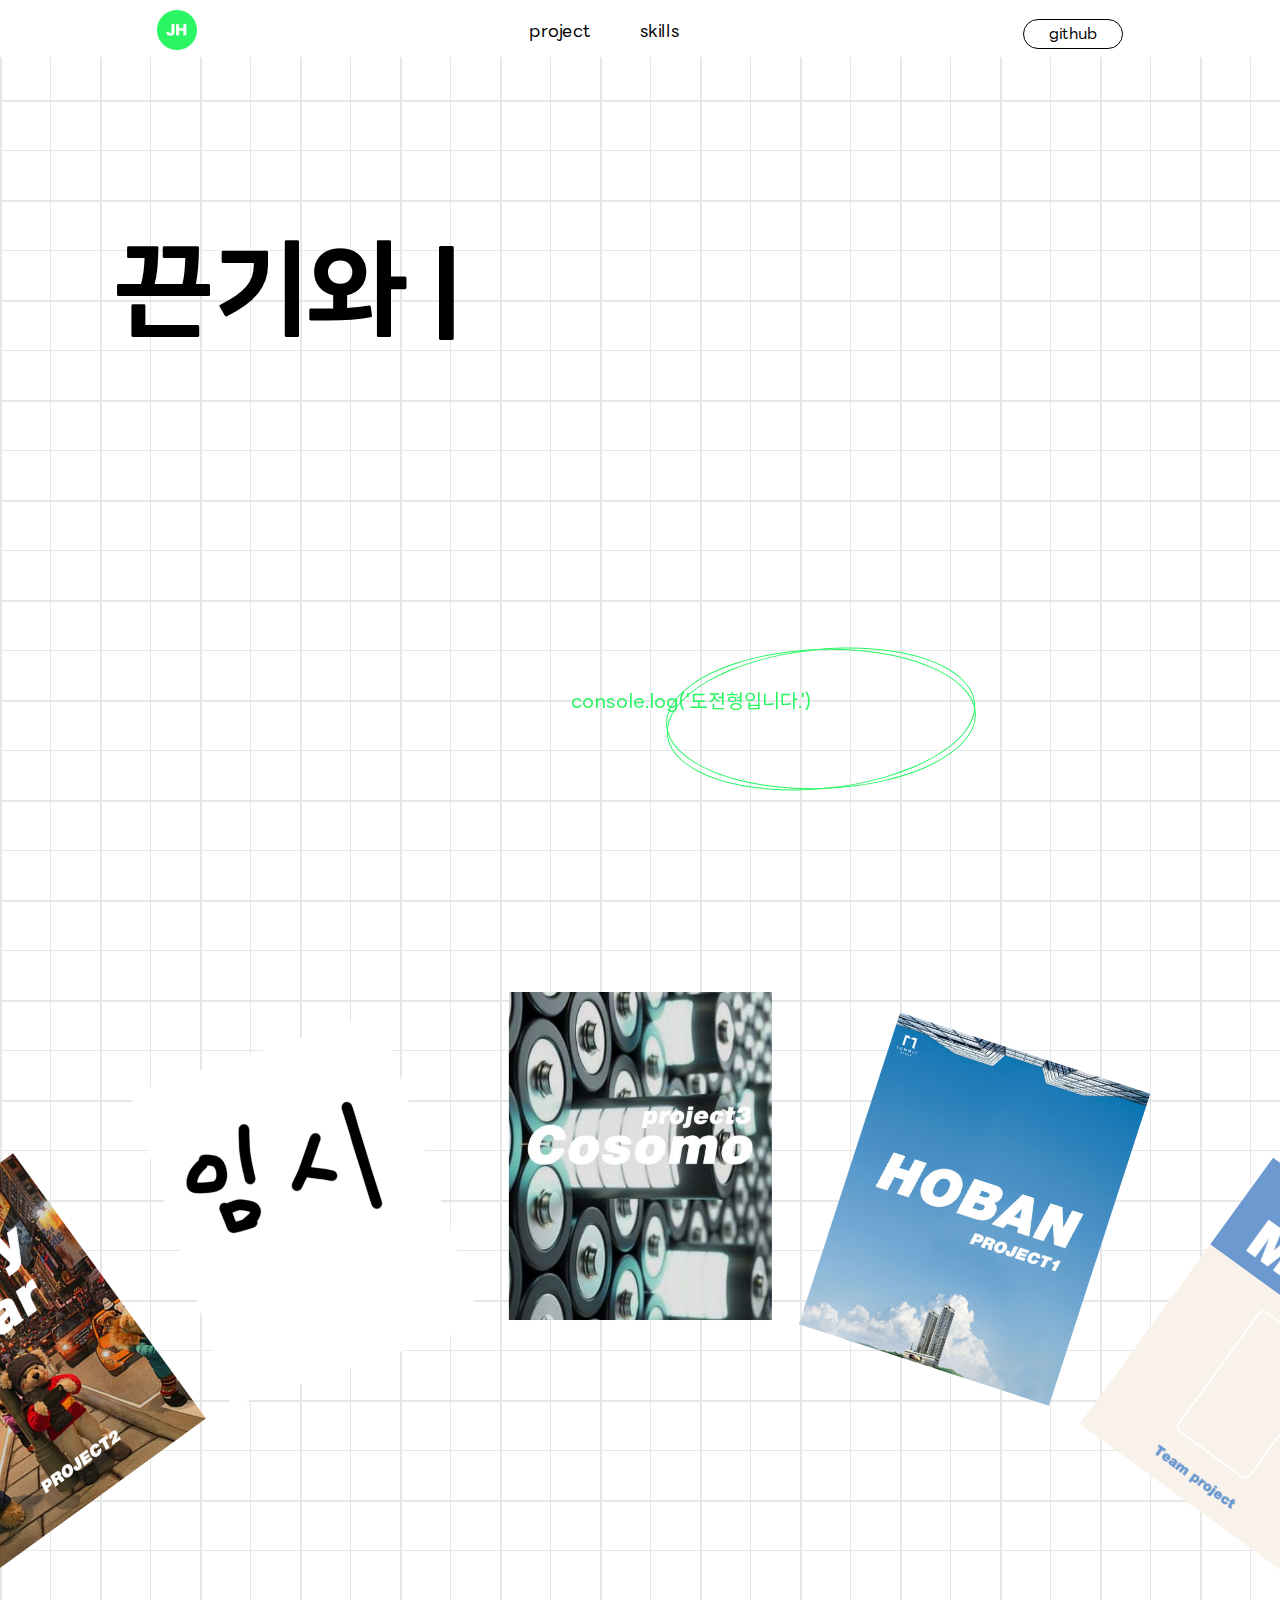
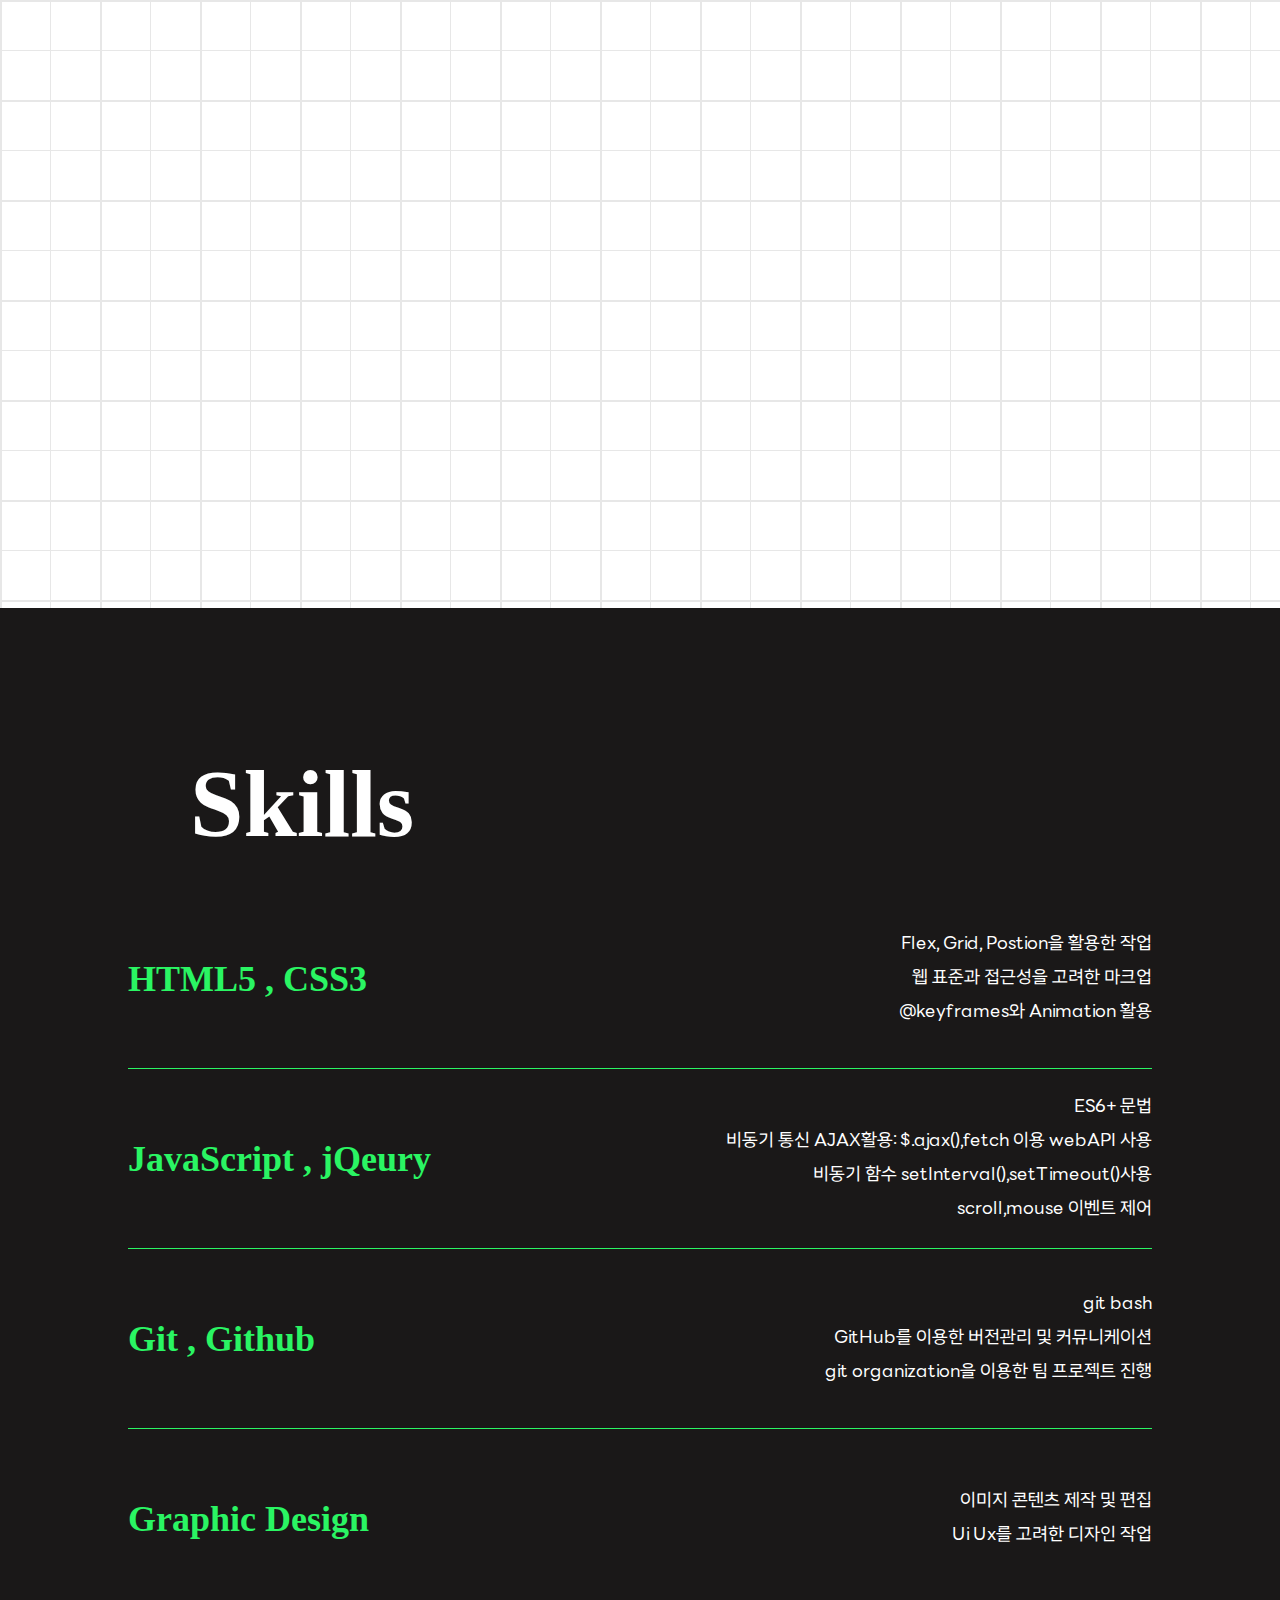
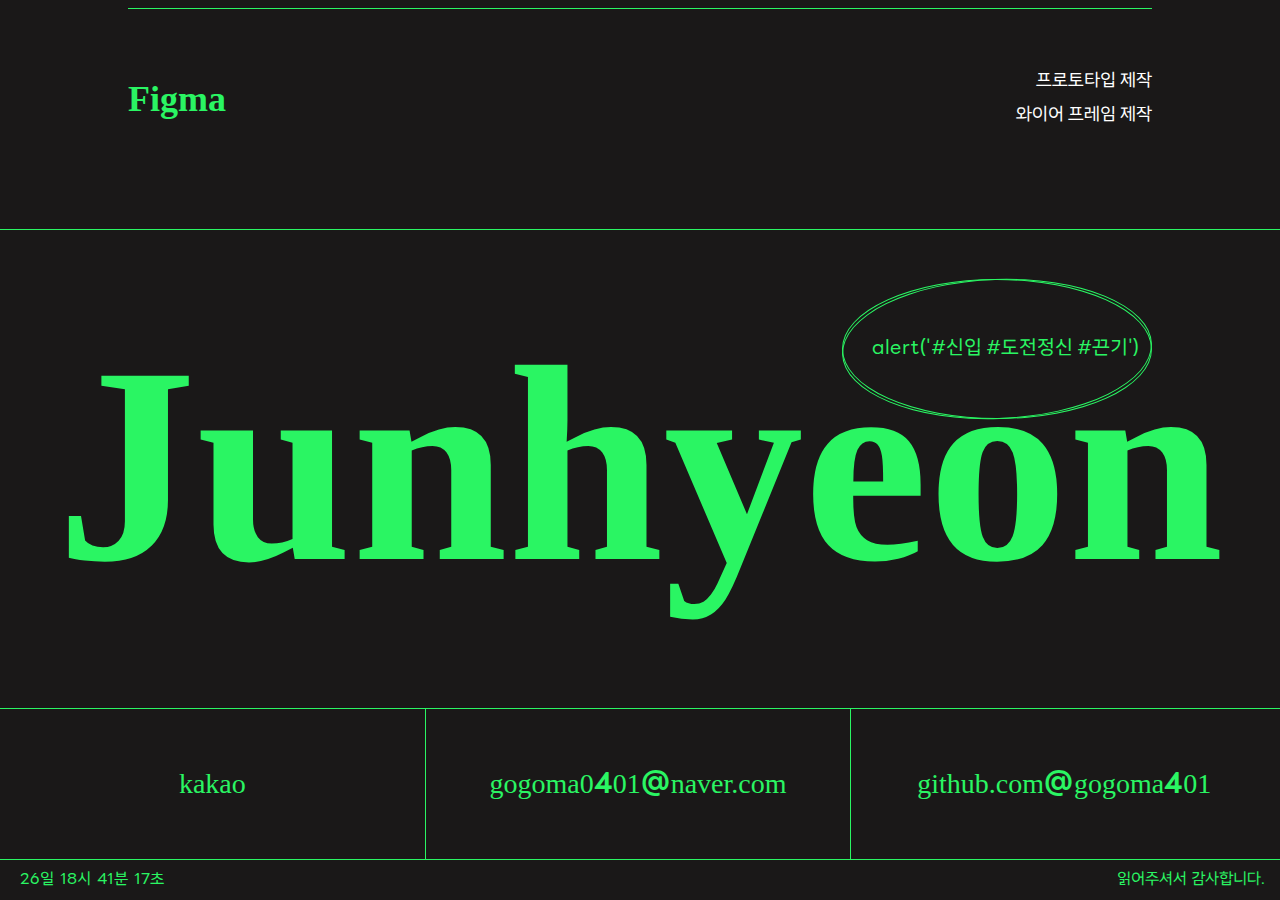
<file: index.html>
<!DOCTYPE html>
<html lang="ko">
<head>
  <meta charset="UTF-8">
  <meta name="viewport" content="width=device-width, initial-scale=1.0">
  <title>mainpage</title>
  <!-- open graph -->
  <meta property="og:title" content="portfolio">
  <meta property="og:description" content="변준현님의 포토폴리오 사이트입니다.">
  <meta property="og:image" content="https://github.com/gogoma0401/portfolio/images/favicon-72x72.png">
=======
  <meta property="og:url" content="https://github.com/gogoma0401/portfolio.git/index.html">
  <!-- favicon -->
  <link rel="apple-touch-icon" sizes="76x76" href="/apple-touch-icon.png">
  <link rel="icon" type="image/png" sizes="32x32" href="./images/favicon-36x36.png">
  <link rel="icon" type="image/png" sizes="16x16" href="./images/favicon-48x48.png">
  <link rel="icon" type="image/png" sizes="16x16" href="./images/favicon-72x72.png">
  <meta name="msapplication-TileColor" content="#da532c">
  <meta name="theme-color" content="#ffffff">
  

  <!-- reset -->
  <link rel="stylesheet" href="./common/style/minireset.min.css">
  <!-- font -->
  <link rel="stylesheet" href="./common/style/fonts.css">

  <!-- swiper css -->
  <link rel="stylesheet" href="./common/style/slide.css">
   <!-- 마우스 -->
  <link rel="stylesheet" href="./common/style/cursor.css">
  <!-- my css -->
  <link rel="stylesheet" href="./index.css">

  <!-- script -->
  <link rel="stylesheet" href="./common/style/jquery-3.7.0.min.js">
  <!-- swiper script -->
  <script defer src="./common/style/slide.js"></script>
   <!-- 마우스 -->
  <script defer src="./common/style/custom-cursor.js"></script>
  <!-- myscript -->
  <script defer src="./index.js"></script>
</head>
  
<body>
  <div id="custom_cursor" class="custom-cursor">
    <div class="custom-cursor-icon"></div>
   </div>
  <header>
    <ul>
      <li><img src="./images/Group 48.png" alt="logo"></li>
      <li>
        <ul class="gnb">
          <li><a href="#project">project</a></li>
          <li><a href="#skills">skills</a></li>
        </ul>
      </li>
      <li><a href="https://github.com/gogoma0401/portfolio">github</a></li>
    </ul>
  </header>
  
 <!-- 395x493 -->
  <main>
    <div class="head_line">
      <div class="text_box">
      <span class="text"></span></span><span class="blink">|</span>
      </div>
      <div class="circle circle1"></div>
      <div class="circle circle2"></div>
      <div class="circle_txt"><p>console.log('도전형입니다.')</p></div>
    </div>
  
    <div class="circleCarousel"  id="project">
      
      <div class="won" style="--items: 20">
        <div class="image image1" style="--index: 1"><a href="./project1/index.html"></a></div>
        <div class="image image2" style="--index: 2"><a href="./project2/index.html"></a></div>
        <div class="image image3" style="--index: 3"><a href="./project3/index.html"></a></div>
        <div class="image image4" style="--index: 4"><a href="./project4/index.html"></a></div>
        <div class="image image5" style="--index: 5"><a href="#"></a></div>
        <div class="image image6" style="--index: 6"><a href="./project1/index.html"></a></div>
        <div class="image image7" style="--index: 7"><a href="./project2/index.html"></a></div>
        <div class="image image8" style="--index: 8"><a href="./project3/index.html"></a></div>
        <div class="image image9" style="--index: 9"><a href="./project4/index.html"></a></div>
        <div class="image image10" style="--index: 10"><a href="#"></a></div>
        <div class="image image11" style="--index: 11"><a href="./project1/index.html"></a></div>
        <div class="image image12" style="--index: 12"><a href="./project2/index.html"></a></div>
        <div class="image image13" style="--index: 13"><a href="./project3/index.html"></a></div>
        <div class="image image14" style="--index: 14"><a href="./project4/index.html"></a></div>
        <div class="image image15" style="--index: 15"><a href="#"></a></div>
        <div class="image image16" style="--index: 16"><a href="./project1/index.html"></a></div>
        <div class="image image17" style="--index: 17"><a href="./project2/index.html"></a></div>
        <div class="image image18" style="--index: 18"><a href="./project3/index.html"></a></div>
        <div class="image image19" style="--index: 19"><a href="./project4/index.html"></a></div>
        <div class="image image19" style="--index: 20"><a href="#"></a></div>
      </div>
    </div>

  
    <div class="project_V">
      <div class="project project1">
        <p><span class="highlight">HOBAN</span></p>
          <div class="text">
            <ul>
              <li>Skills
                <ul>
                  <li>HTML5, CSS3, JavaScript, jQuery</li>
                </ul>
              </li>
              <li>Project
                <ul>
                  <li>Personal project</li>
                </ul>
              </li>
              <li>Date
                <ul>
                  <li>2023.06.08~2023.06.14</li>
                </ul>
              </li>
            </ul>
          </div> 
      </div>

      
        <div class="project project2">
          <p><span class="highlight">도전독서통장!</span></p>
          <div class="text">
            <ul>
              <li>Skills
                <ul>
                  <li>Figma</li>
                </ul>
              </li>
              <li>Project
                <ul>
                  <li>Team project</li>
                </ul>
              </li>
              <li>Date
                <ul>
                  <li>2023.05.03 ~ 2023.05.31</li>
                </ul>
              </li>
            </ul>
          </div>
        </div>

      <div class="project project3">
      <p><span class="highlight">Teddy Bear</span></p>
          <div class="text">
            <ul>
              <li>Skills
                <ul>
                  <li>HTML5, CSS3, JavaScript, jQuery</li>
                </ul>
              </li>
              <li>Project
                <ul>
                  <li>Team project</li>
                </ul>
              </li>
              <li>Date
                <ul>
                  <li>2023.06.30~2023.07.10</li>
                </ul>
              </li>
            </ul>
          </div> 
      </div>

      

      <div class="project project4">
      <p><span class="highlight">SUWON FC</span></p>
      <div class="text">
            <ul>
              <li>Skills
                <ul>
                  <li>HTML5, CSS3, JavaScript, jQuery</li>
                </ul>
              </li>
              <li>Project
                <ul>
                  <li>Personal project</li>
                </ul>
              </li>
              <li>Date
                <ul>
                  <li>2023.07.18-2023.07.28</li>
                </ul>
              </li>
            </ul>
          </div> 
      </div>

      <div class="project project5">
      <p><span class="highlight">COSOMO</span></p>
      <div class="text">
            <ul>
              <li>Skills
                <ul>
                  <li>Figma,HTML5, CSS3</li>
                </ul>
              </li>
              <li>Project
                <ul>
                  <li>Personal project</li>
                </ul>
              </li>
              <li>Date
                <ul>
                  <li>2023.05.10-2023.05.15</li>
                </ul>
              </li>
            </ul>
          </div> 
      </div>
  </div>

    <section class="information" id="skills">
      <h1>Skills</h1>
      <div class="skills">
        <ul>
          <li>HTML5 , CSS3
            <ul>
              <li>Flex, Grid, Postion을 활용한 작업</li>
              <li>웹 표준과 접근성을 고려한 마크업</li>
              <li>@keyframes와 Animation 활용</li>
            </ul>
          </li>
          <li>JavaScript , jQeury
            <ul>
              <li>ES6+ 문법</li>
              <li>비동기 통신 AJAX활용: $.ajax(),fetch 이용 webAPI 사용</li>
              <li>비동기 함수 setInterval(),setTimeout()사용</li>
              <li>scroll,mouse 이벤트 제어</li>
            </ul>
          </li>
          <li>Git , Github
            <ul>
              <li>git bash</li>
              <li>GitHub를 이용한 버전관리 및 커뮤니케이션</li>
              <li>git organization을 이용한 팀 프로젝트 진행</li>
            </ul>
          </li>
          <li>Graphic Design
            <ul>
              <li>이미지 콘텐츠 제작 및  편집</li>
              <li>Ui Ux를 고려한 디자인 작업</li>
            </ul>
          </li>
          <li class="last">Figma
            <ul>
              <li>프로토타입 제작</li>
              <li>와이어 프레임 제작</li>
            </ul>
          </li>
        </ul>
      
      </div>
     
    </section>
    <section>
      <div class="introduce">
        <div class="circle circle3"></div>
        <div class="circle circle4"></div>
        <div class="circle_txt"><p>alert('#신입 #도전정신 #끈기')</p></div>
        <ul>
          <li>Junhyeon</li>  
          <li class="paper"><a href="">kakao</a>
            <ul>
              <li>
                 <div class="sticker-hover __web-inspector-hide-shortcut__">
                  <div class="sticker part" data-type="1" data-num="1" data-order="1" style="transform: translate(0px, 380px) rotate(80.94deg);"><img src="./images/sticker1.png"></div>

                  <div class="sticker part" data-type="1" data-num="2" data-order="6" style="transform: translate(0px, 380px) rotate(-26.37deg);"><img src="./images/sticker1.png"></div>

                  <div class="sticker part" data-type="1" data-num="3" data-order="8" style="transform: translate(0px, 380px) rotate(52.22deg);"><img src="./images/sticker1.png"></div>

                  <div class="sticker part" data-type="1" data-num="4" data-order="15" style="transform: translate(0px, 380px) rotate(53.76deg);"><img src="./images/sticker1.png"></div>

                  <div class="sticker part" data-type="2" data-num="1" data-order="10" style="transform: translate(0px, 380px) rotate(39.57deg);"><img src="./images/sticker2.png"></div>

                  <div class="sticker part" data-type="2" data-num="2" data-order="3" style="transform: translate(0px, 380px) rotate(1.02deg);"><img src="./images/sticker2.png"></div>

                  <div class="sticker part" data-type="2" data-num="3" data-order="7" style="transform: translate(0px, 380px) rotate(-94.56deg);"><img src="./images/sticker2.png"></div>

                  <div class="sticker part" data-type="2" data-num="4" data-order="12" style="transform: translate(0px, 380px) rotate(39.37deg);"><img src="./images/sticker2.png"></div>

                  <div class="sticker part" data-type="2" data-num="5" data-order="11" style="transform: translate(0px, 380px) rotate(59.53deg);"><img src="./images/sticker2.png"></div>

                  <div class="sticker part" data-type="3" data-num="1" data-order="13" style="transform: translate(0px, 380px) rotate(0.36deg);"><img src="./images/sticker3.png"></div>

                  <div class="sticker part" data-type="4" data-num="1" data-order="4" style="transform: translate(0px, 380px) rotate(22.62deg);"><img src="./images/sticker4.png"></div>

                  <div class="sticker part" data-type="4" data-num="2" data-order="14" style="transform: translate(0px, 380px) rotate(-50.68deg);"><img src="./images/sticker5.png"></div>

                  <div class="sticker part" data-type="5" data-num="1" data-order="2" style="transform: translate(0px, 380px) rotate(56.69deg);"><img src="./images/sticker5.png"></div>

                  <div class="sticker part" data-type="5" data-num="2" data-order="5" style="transform: translate(0px, 380px) rotate(-62.45deg);"><img src="./images/sticker5.png"></div>

                  <div class="sticker part" data-type="5" data-num="3" data-order="9" style="transform: translate(0px, 380px) rotate(59.43deg);"><img src="./images/sticker5.png"></div>

                  <div class="sticker part" data-type="5" data-num="4" data-order="16" style="transform: translate(0px, 380px) rotate(71.17deg);"><img src="./images/sticker5.png"></div>
                </div>
              </li>
            </ul>
          </li>
          <li class="paper"><a href="">gogoma0<span class="new_type">4</span>01<span class="new_type">@</span>naver.com</a>
            <ul>
              <li>
                <div class="sticker-hover __web-inspector-hide-shortcut__">
                  <div class="sticker part" data-type="1" data-num="1" data-order="1" style="transform: translate(0px, 380px) rotate(80.94deg);"><img src="./images/sticker1.png"></div>

                  <div class="sticker part" data-type="1" data-num="2" data-order="6" style="transform: translate(0px, 380px) rotate(-26.37deg);"><img src="./images/sticker1.png"></div>

                  <div class="sticker part" data-type="1" data-num="3" data-order="8" style="transform: translate(0px, 380px) rotate(52.22deg);"><img src="./images/sticker1.png"></div>

                  <div class="sticker part" data-type="1" data-num="4" data-order="15" style="transform: translate(0px, 380px) rotate(53.76deg);"><img src="./images/sticker1.png"></div>

                  <div class="sticker part" data-type="2" data-num="1" data-order="10" style="transform: translate(0px, 380px) rotate(39.57deg);"><img src="./images/sticker2.png"></div>

                  <div class="sticker part" data-type="2" data-num="2" data-order="3" style="transform: translate(0px, 380px) rotate(1.02deg);"><img src="./images/sticker2.png"></div>

                  <div class="sticker part" data-type="2" data-num="3" data-order="7" style="transform: translate(0px, 380px) rotate(-94.56deg);"><img src="./images/sticker2.png"></div>

                  <div class="sticker part" data-type="2" data-num="4" data-order="12" style="transform: translate(0px, 380px) rotate(39.37deg);"><img src="./images/sticker2.png"></div>

                  <div class="sticker part" data-type="2" data-num="5" data-order="11" style="transform: translate(0px, 380px) rotate(59.53deg);"><img src="./images/sticker2.png"></div>

                  <div class="sticker part" data-type="3" data-num="1" data-order="13" style="transform: translate(0px, 380px) rotate(0.36deg);"><img src="./images/sticker3.png"></div>

                  <div class="sticker part" data-type="4" data-num="1" data-order="4" style="transform: translate(0px, 380px) rotate(22.62deg);"><img src="./images/sticker4.png"></div>

                  <div class="sticker part" data-type="4" data-num="2" data-order="14" style="transform: translate(0px, 380px) rotate(-50.68deg);"><img src="./images/sticker5.png"></div>

                  <div class="sticker part" data-type="5" data-num="1" data-order="2" style="transform: translate(0px, 380px) rotate(56.69deg);"><img src="./images/sticker5.png"></div>

                  <div class="sticker part" data-type="5" data-num="2" data-order="5" style="transform: translate(0px, 380px) rotate(-62.45deg);"><img src="./images/sticker5.png"></div>

                  <div class="sticker part" data-type="5" data-num="3" data-order="9" style="transform: translate(0px, 380px) rotate(59.43deg);"><img src="./images/sticker5.png"></div>

                  <div class="sticker part" data-type="5" data-num="4" data-order="16" style="transform: translate(0px, 380px) rotate(71.17deg);"><img src="./images/sticker5.png"></div>
                </div>
              </li>
            </ul>
          </li>
          <li class="paper"><a href="https://github.com/gogoma0401/portfolio">github.com<span class="new_type">@</span>gogoma<span class="new_type">4</span>01</a>
           <ul>
              <li>
                <div class="sticker-hover __web-inspector-hide-shortcut__">
                  <div class="sticker part" data-type="1" data-num="1" data-order="1" style="transform: translate(0px, 380px) rotate(80.94deg);"><img src="./images/sticker1.png"></div>

                  <div class="sticker part" data-type="1" data-num="2" data-order="6" style="transform: translate(0px, 380px) rotate(-26.37deg);"><img src="./images/sticker1.png"></div>

                  <div class="sticker part" data-type="1" data-num="3" data-order="8" style="transform: translate(0px, 380px) rotate(52.22deg);"><img src="./images/sticker1.png"></div>

                  <div class="sticker part" data-type="1" data-num="4" data-order="15" style="transform: translate(0px, 380px) rotate(53.76deg);"><img src="./images/sticker1.png"></div>

                  <div class="sticker part" data-type="2" data-num="1" data-order="10" style="transform: translate(0px, 380px) rotate(39.57deg);"><img src="./images/sticker2.png"></div>

                  <div class="sticker part" data-type="2" data-num="2" data-order="3" style="transform: translate(0px, 380px) rotate(1.02deg);"><img src="./images/sticker2.png"></div>

                  <div class="sticker part" data-type="2" data-num="3" data-order="7" style="transform: translate(0px, 380px) rotate(-94.56deg);"><img src="./images/sticker2.png"></div>

                  <div class="sticker part" data-type="2" data-num="4" data-order="12" style="transform: translate(0px, 380px) rotate(39.37deg);"><img src="./images/sticker2.png"></div>

                  <div class="sticker part" data-type="2" data-num="5" data-order="11" style="transform: translate(0px, 380px) rotate(59.53deg);"><img src="./images/sticker2.png"></div>

                  <div class="sticker part" data-type="3" data-num="1" data-order="13" style="transform: translate(0px, 380px) rotate(0.36deg);"><img src="./images/sticker3.png"></div>

                  <div class="sticker part" data-type="4" data-num="1" data-order="4" style="transform: translate(0px, 380px) rotate(22.62deg);"><img src="./images/sticker4.png"></div>

                  <div class="sticker part" data-type="4" data-num="2" data-order="14" style="transform: translate(0px, 380px) rotate(-50.68deg);"><img src="./images/sticker5.png"></div>

                  <div class="sticker part" data-type="5" data-num="1" data-order="2" style="transform: translate(0px, 380px) rotate(56.69deg);"><img src="./images/sticker5.png"></div>

                  <div class="sticker part" data-type="5" data-num="2" data-order="5" style="transform: translate(0px, 380px) rotate(-62.45deg);"><img src="./images/sticker5.png"></div>

                  <div class="sticker part" data-type="5" data-num="3" data-order="9" style="transform: translate(0px, 380px) rotate(59.43deg);"><img src="./images/sticker5.png"></div>

                  <div class="sticker part" data-type="5" data-num="4" data-order="16" style="transform: translate(0px, 380px) rotate(71.17deg);"><img src="./images/sticker5.png"></div>
                </div>
              </li>
            </ul>
          </li>
        </ul>
      </div>
    </section>
  </main>
  <footer>
    <ul>
      <li>
        <ul class="timer-list">
          <li class="date"><span>00</span>일</li>
          <li class="hours"><span>00</span>시</li>
          <li class="minutes"><span>00</span>분</li>
          <li class="seconds"><span>00</span>초</li>
        </ul>
      </li>
      <li>읽어주셔서 감사합니다.</li>
    </ul>
  </footer>
  
</body>
</html>
</file>
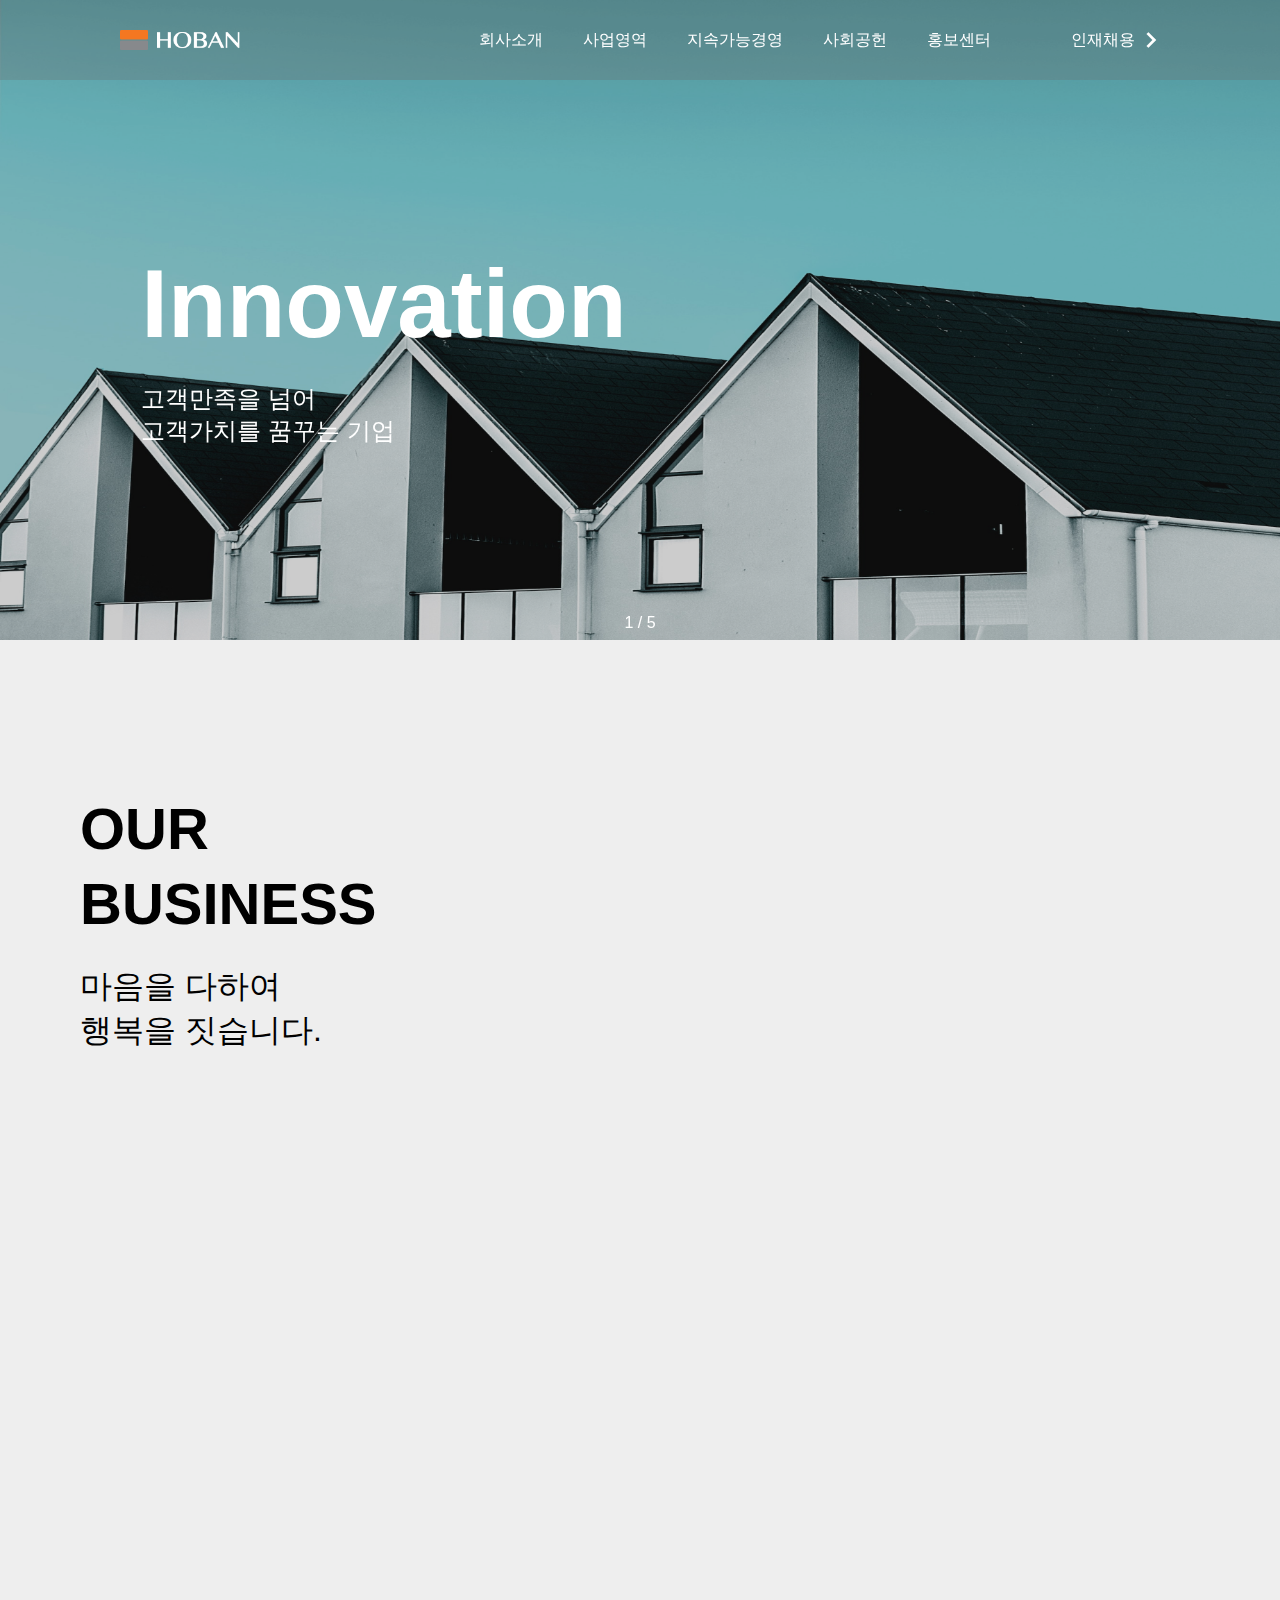
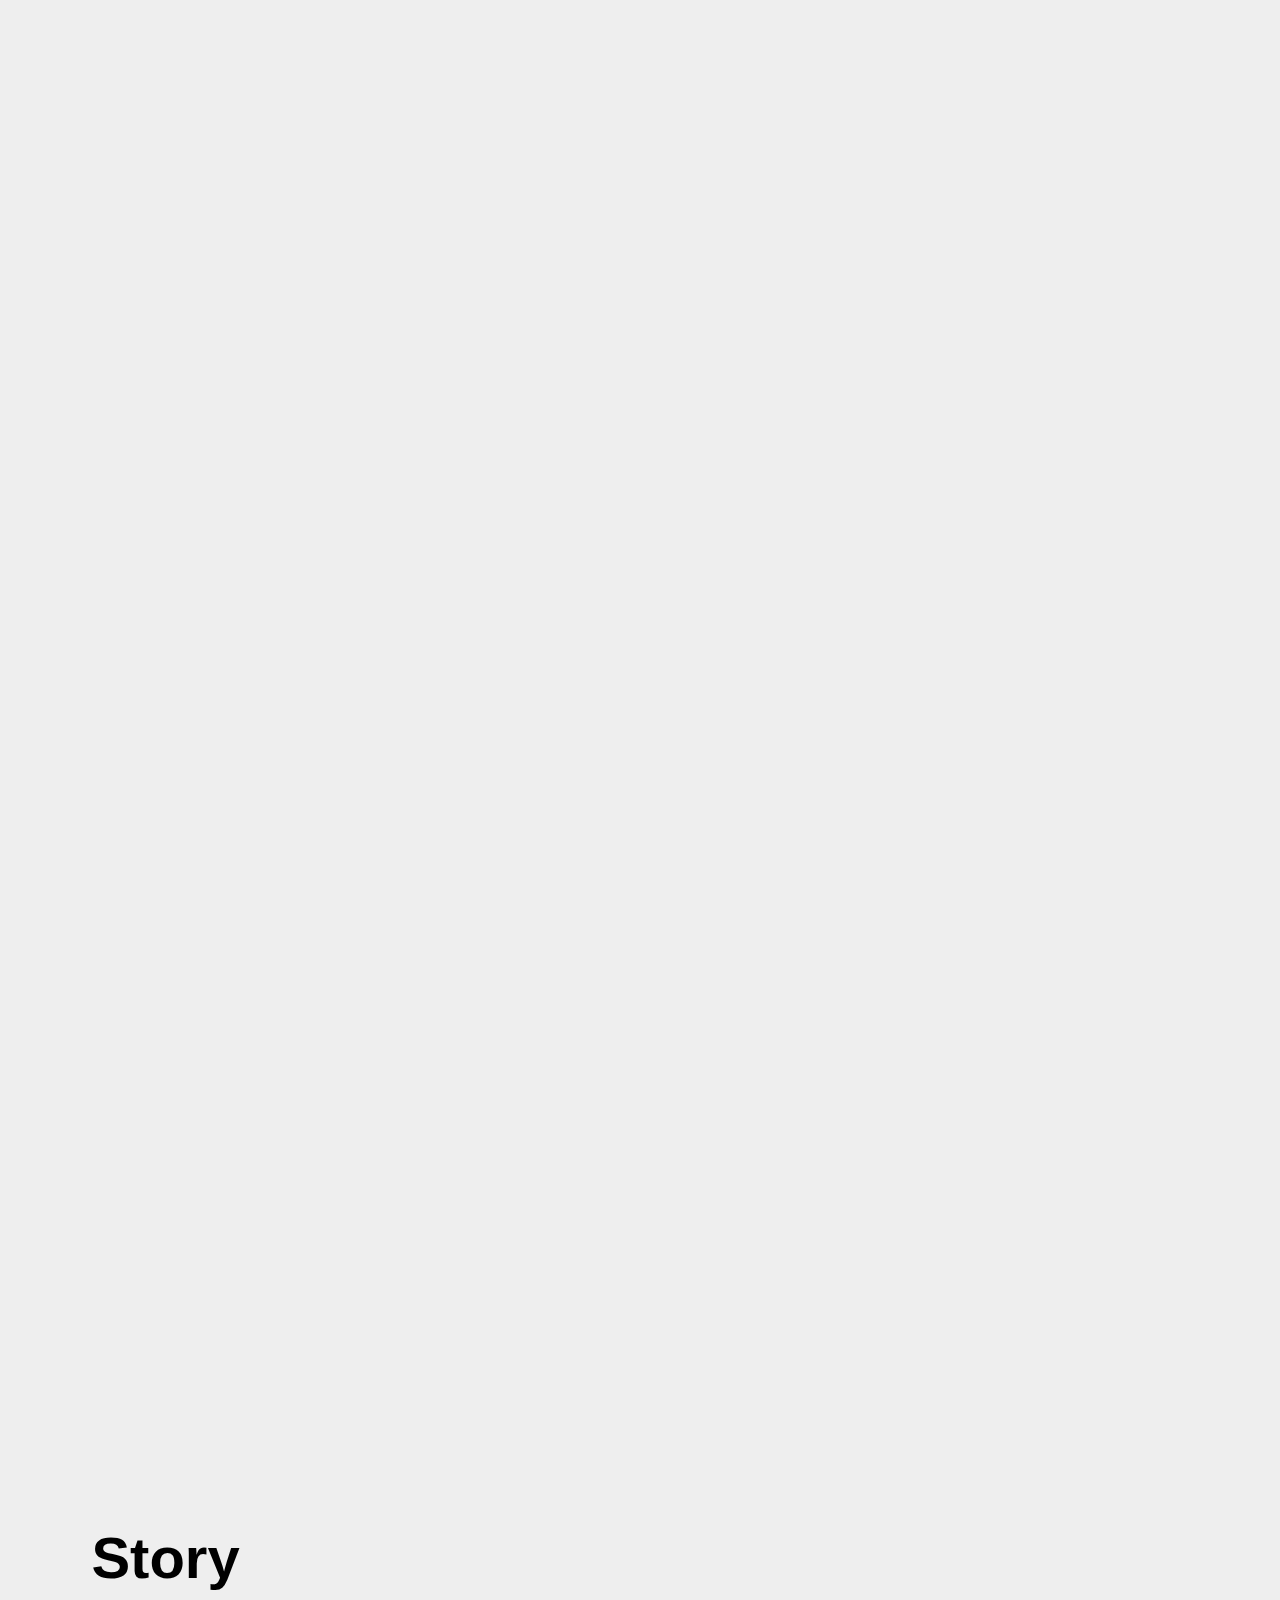
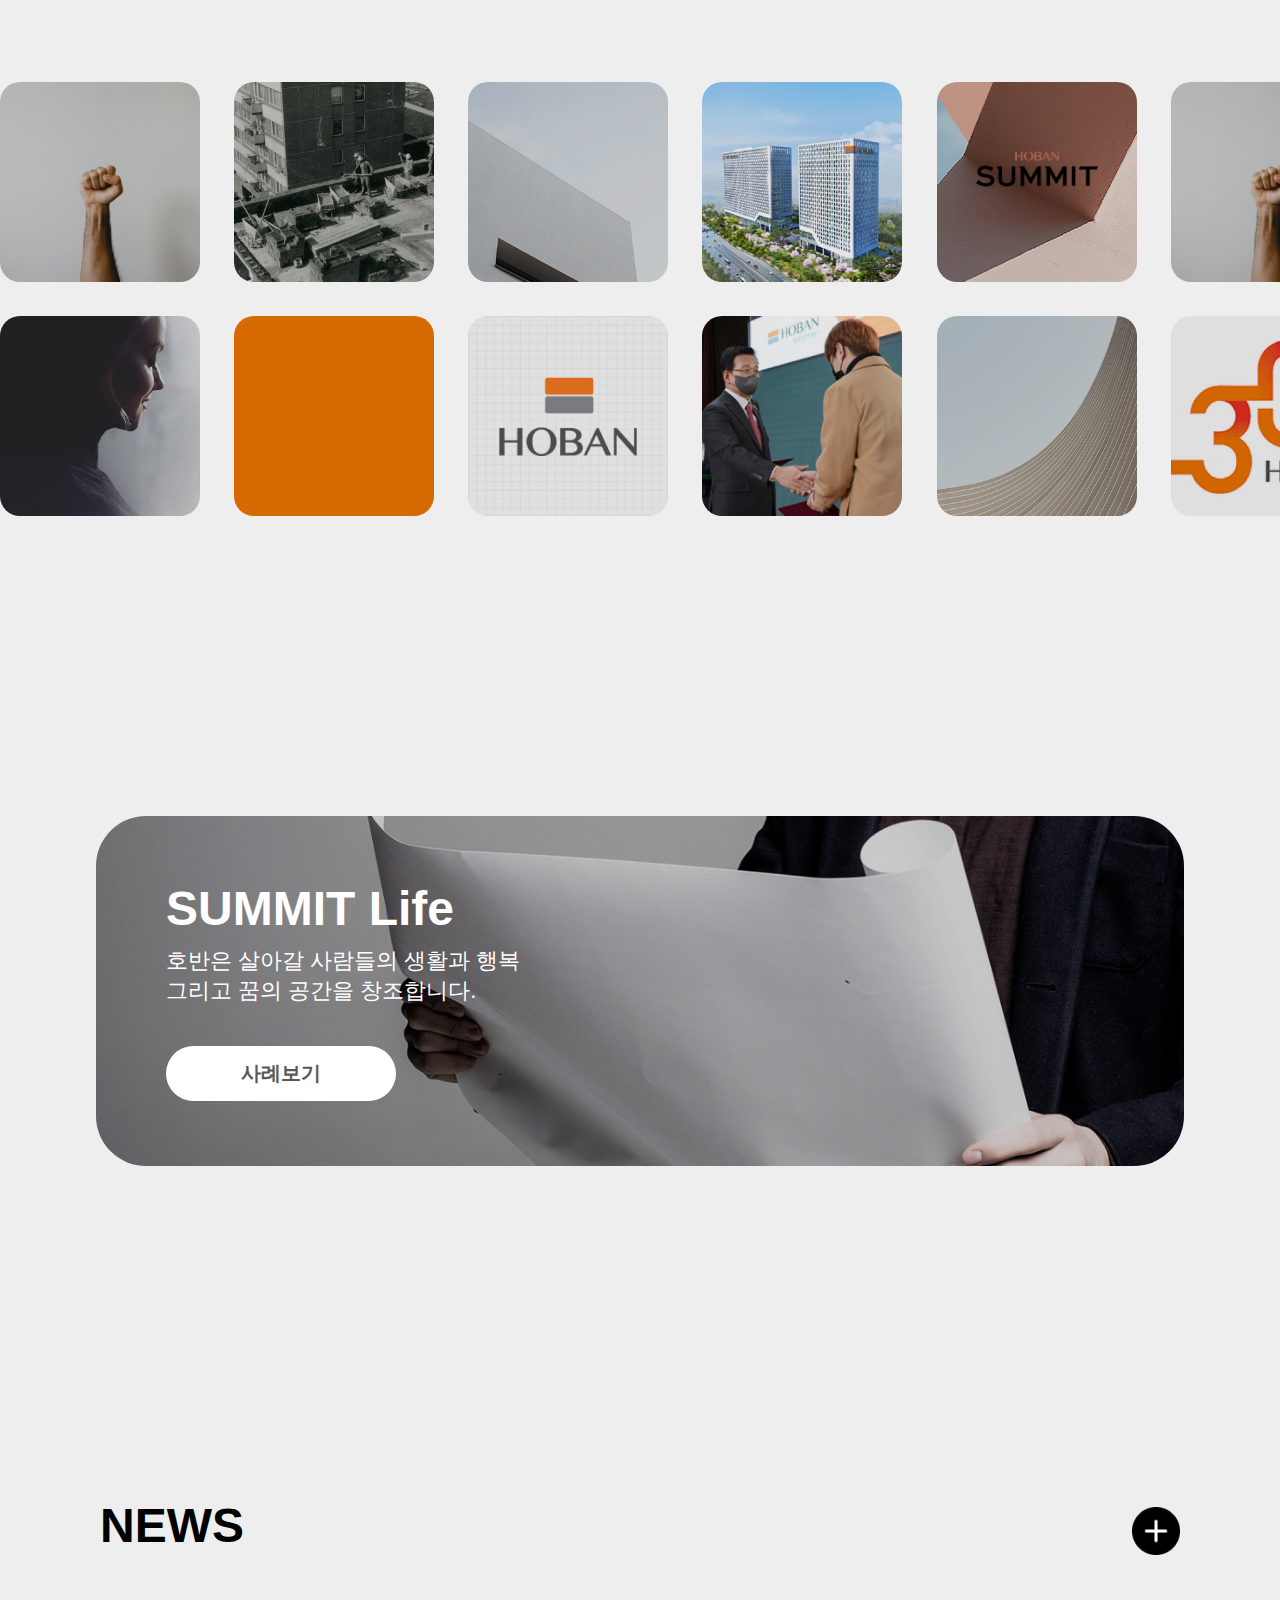
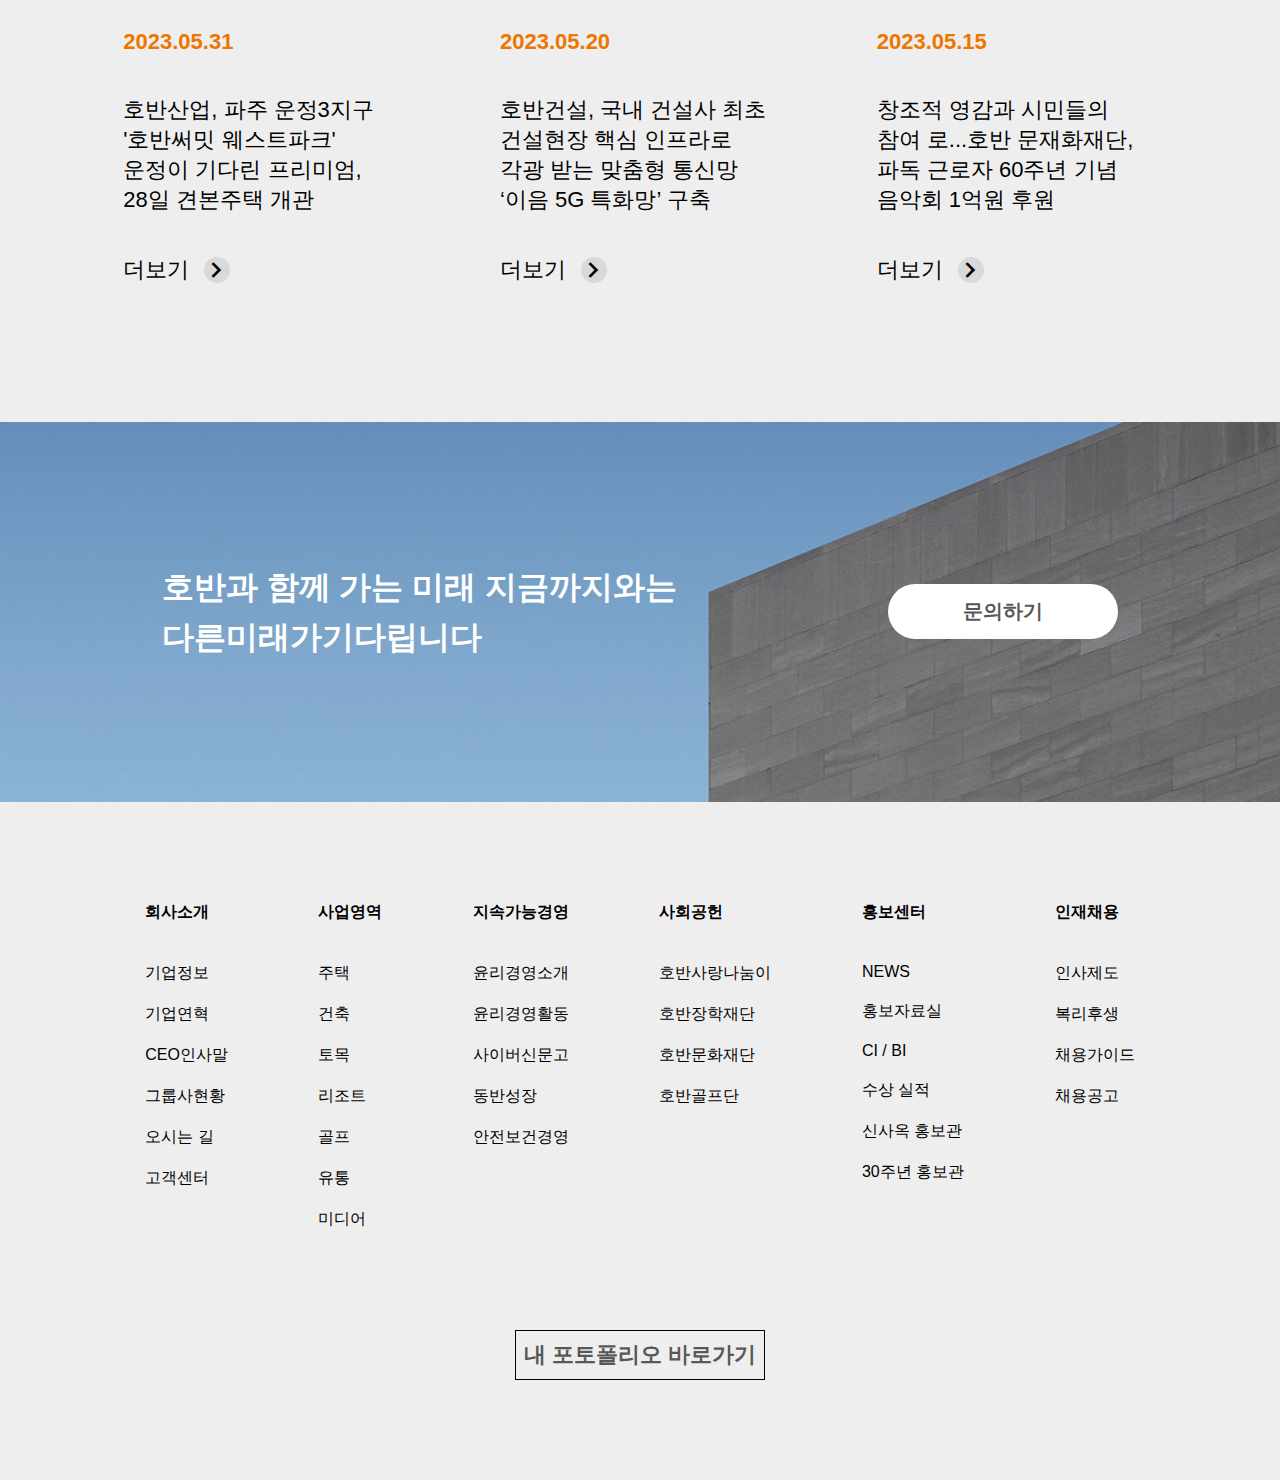
<file: hoban/index.html>
<!DOCTYPE html>
<html lang="ko">
<head>
  <meta charset="UTF-8">
  <meta name="viewport" content="width=device-width, initial-scale=1.0">
  <title>index</title>
  <link rel="stylesheet" href="https://fonts.googleapis.com/css2?family=Material+Symbols+Outlined:opsz,wght,FILL,GRAD@20..48,100..700,0..1,-50..200" />
  <link rel="stylesheet" href="./index.css">
  <link rel="stylesheet" href="./tablet.css" media="(width >=768px)">
  <link rel="stylesheet" href="./pc.css" media="(width >=1280px)">
  <!-- favicon -->
    <link rel="apple-touch-icon" sizes="76x76" href="/apple-touch-icon.png">
    <link rel="icon" type="image/png" sizes="32x32" href="../images/favicon-36x36.png">
    <link rel="icon" type="image/png" sizes="16x16" href="../images/favicon-48x48.png">
    <link rel="icon" type="image/png" sizes="16x16" href="../images/favicon-72x72.png">

    <meta name="msapplication-TileColor" content="#da532c">
    <meta name="theme-color" content="#ffffff">

  <!-- Link Swiper's CSS -->
  <link rel="stylesheet" href="https://cdn.jsdelivr.net/npm/swiper@10/swiper-bundle.min.css" />
  <script defer src="./swiper.js"></script>

  <!-- aos -->
  <link rel="stylesheet" href="https://unpkg.com/aos@2.3.1/dist/aos.css"> 
    <script src="https://unpkg.com/aos@2.3.1/dist/aos.js"></script> 

  <!-- Swiper JS -->
  <script src="https://cdn.jsdelivr.net/npm/swiper@10/swiper-bundle.min.js"></script>

  

</head>
<body>
  <header>
    <div class="head">
      <img src="./images/logo_main_n.png" alt="HOBAN logo">
      <img src="./images/menu.png" alt="menu icon">
    </div>
    <div class="head_line">
      <img src="./images/logo_main_n.png" alt="HOBAN logo">
      <ul>
        <li><a href="#">회사소개</a></li>
        <li><a href="#">사업영역</a></li>
        <li><a href="#">지속가능경영</a></li>
        <li><a href="#">사회공헌</a></li>
        <li><a href="#">홍보센터</a></li>
        <li><a href="#">인재채용</a><span class="material-symbols-outlined">
          arrow_forward_ios
          </span></li>
      </ul>
    </div>
    
  </header>

  
  <!-- Swiper -->
  
      <div class="swiper mySwiper">
        <div class="swiper-wrapper">
          <div class="swiper-slide">
            <div class="txt_box">
              <h2>Innovation</h2>
              <p>고객만족을 넘어<span class="next_line">고객가치를 꿈꾸는 기업</span></p>
            </div>
          </div>
          <div class="swiper-slide">
            <div class="txt_box">
              <h2>Professional</h2>
              <p>전문가가 만드는 더 특별한 행복<span class="next_line">호반의 명작, 호반써밋&베르디움</span></p>
            </div>
          </div>
          <div class="swiper-slide">
            <div class="txt_box">
              <h2>Enjoy</h2>
              <p>도심속에서 만나는 프랑스 감성과 자유로움,<span class="next_line">유럽형 복합문화공간 이브뉴프랑</span></p>
            </div>
          </div>
          <div class="swiper-slide">
            <div class="txt_box">
              <h2>Healing</h2>
              <p>자연과 하나되는 즐거움,<span class="next_line">당신의 몸과 마음의 여유를 느껴보세요</span></p>
            </div>
          </div>
          <div class="swiper-slide">
            <div class="txt_box">
              <h2>Happiness</h2>
              <p>더블어 사는 행복한 세상,<span class="next_line">나누며 커가는 행복한 미래</span></p>
            </div>
          </div>
        </div>
        
        <div class="swiper-pagination"></div>
      </div>

    <main>
      <section class="our-business">
      <ul class="line">
        <li>
          <h1>our business</h1>
          <h3>마음을 다하여 <span>행복을 짓습니다.</span></h3>
        </li>
        <li>
          <div data-aos="fade-right" data-aos-offset="300" data-aos-easing="ease-in-sine">
          <div class="txt">
            <h4>주택</h4>
            <p>호반이 디자인하는 것은 아파트가아니라 생활입니다.</p>
          </div>
          <img src="./images/home.png" alt="home">
          </div>
        </li>
        <li>
          <div data-aos="fade-right" data-aos-offset="300" data-aos-easing="ease-in-sine">
          <div class="txt">
            <h4>건축</h4>
            <p>대한민국이라는 땅위에 가능성 이라는 이름의 집을 짓습니다.</p>
          </div>
          <img src="./images/construct.png" alt="construct">
          </div>
        </li>
        <li>
          <div data-aos="fade-right" data-aos-offset="300" data-aos-easing="ease-in-sine">
          <div class="txt">
            <h4>토목</h4>
            <p>성장과 발전의 한 가운데 그곳에 호반이 있습니다.</p>
          </div>
          <img src="./images/civil_engineering.png" alt="civil engineering_img">
          </div>
        </li>
        <li>
          <div data-aos="fade-right" data-aos-offset="300" data-aos-easing="ease-in-sine">
          <div class="txt">
            <h4>제조</h4>
            <p>미래를 밝히는 힘, 더 나은 미래로 나아갑니다.</p>
          </div>
          <img src="./images/manufacturing.png" alt="manufacturing_img">
          </div>
        </li>
      </ul>
  
      <ul class="line line2">
        <li>
          <div data-aos="fade-left" data-aos-offset="250" data-aos-easing="ease-in-sine">
          <div class="txt">
            <h4>유통</h4>
            <p>누구도 시도하지 않는 새로운 <span>시도로 업계를 선도 합니다.</span></p>
          </div>
          <img src="./images/circulation.png" alt="circulation_imgg">
          </div>
        </li>
        <li>
          <div data-aos="fade-left" data-aos-offset="250" data-aos-easing="ease-in-sine">
          <div class="txt">
            <h4>금융</h4>
            <p>고객의 든든한 동반자이자 믿음 <span>직한 나침반이 되어드리겠습니다.</span></p>
          </div>
          <img src="./images/finance.png" alt="finance_img">
          </div>
        </li>
        <li>
          <div data-aos="fade-left" data-aos-offset="250" data-aos-easing="ease-in-sine">
          <div class="txt">
            <h4>골프</h4>
            <p>고객이 편하게 쉬었다 갈 수 있는 <span>숲 속 휴식처를 제공합니다.</span></p>
          </div>
          <img src="./images/golf.png" alt="golf_img">
          </div>
        </li>
        <li>
          <div data-aos="fade-left" data-aos-offset="250" data-aos-easing="ease-in-sine">
          <div class="txt">
            <h4>미디어</h4>
            <p>미디어 산업을 통해 지식 경제시대를 선도하겠습니다.</p>
          </div>
          <img src="./images/media.png" alt="media_img">
          </div>
        </li>
        <li>
          <div data-aos="fade-left" data-aos-offset="250" data-aos-easing="ease-in-sine">
          <div class="txt">
            <h4>리조트</h4>
            <p>고객의 삶에 행복과 <span>여유를 제공합니다.</span></p>
          </div>
          <img src="./images/resort.png" alt="resort">
        </li>
        </div>
      </ul>

    </section>
    <section class="story">
      <h1>Story</h1>
     <div class="slide">
      <div class="part1">
        <img src="./images/slide1.png" alt="hand">
        <img src="./images/slide2.png" alt="history">
        <img src="./images/slide3.png" alt="concrete">
        <img src="./images/slide4.png" alt="apartment">
        <img src="./images/slide5.png" alt="summit img">
        <img src="./images/slide1.png" alt="hand">
        <img src="./images/slide2.png" alt="history">
        <img src="./images/slide3.png" alt="concrete">
        <img src="./images/slide4.png" alt="apartment">
        <img src="./images/slide5.png" alt="summit img">
        <img src="./images/slide6.png" alt="concrete">
        <img src="./images/slide1.png" alt="hand">
        <img src="./images/slide2.png" alt="history">
        <img src="./images/slide3.png" alt="concrete">
        <img src="./images/slide4.png" alt="apartment">
        <img src="./images/slide5.png" alt="summit img">
        <img src="./images/slide6.png" alt="concrete">
        <img src="./images/slide1.png" alt="hand">
        <img src="./images/slide2.png" alt="history">
        <img src="./images/slide3.png" alt="concrete">
        <img src="./images/slide4.png" alt="apartment">
        <img src="./images/slide5.png" alt="summit img">
        <img src="./images/slide6.png" alt="concrete">
        <img src="./images/slide1.png" alt="hand">
        <img src="./images/slide2.png" alt="history">
        <img src="./images/slide3.png" alt="concrete">
        <img src="./images/slide4.png" alt="apartment">
        <img src="./images/slide5.png" alt="summit img">
        <img src="./images/slide6.png" alt="concrete">
        <img src="./images/slide1.png" alt="hand">
        <img src="./images/slide2.png" alt="history">
        <img src="./images/slide3.png" alt="concrete">
        <img src="./images/slide4.png" alt="apartment">
        <img src="./images/slide5.png" alt="summit img">
        <img src="./images/slide6.png" alt="concrete">
        <img src="./images/slide1.png" alt="hand">
        <img src="./images/slide2.png" alt="history">
        <img src="./images/slide3.png" alt="concrete">
        <img src="./images/slide4.png" alt="apartment">
        <img src="./images/slide5.png" alt="summit img">
      </div>
      <div class="part2">
        <img src="./images/slide7.png" alt="girl face">
        <img src="./images/slide12.png" alt="main color">
        <img src="./images/slide8.png" alt="hoban logo txt">
        <img src="./images/slide9.png" alt="winning a prize">
        <img src="./images/slide10.png" alt="concrete">
        <img src="./images/slide11.png" alt="30year">
        <img src="./images/slide7.png" alt="girl face">
        <img src="./images/slide12.png" alt="main color">
        <img src="./images/slide8.png" alt="hoban logo txt">
        <img src="./images/slide9.png" alt="winning a prize">
        <img src="./images/slide10.png" alt="concrete">
        <img src="./images/slide11.png" alt="30year">
        <img src="./images/slide12.png" alt="main color">
        <img src="./images/slide7.png" alt="girl face">
        <img src="./images/slide8.png" alt="hoban logo txt">
        <img src="./images/slide9.png" alt="winning a prize">
        <img src="./images/slide10.png" alt="concrete">
        <img src="./images/slide11.png" alt="30year">
        <img src="./images/slide12.png" alt="main color">
        <img src="./images/slide7.png" alt="girl face">
        <img src="./images/slide8.png" alt="hoban logo txt">
        <img src="./images/slide9.png" alt="winning a prize">
        <img src="./images/slide10.png" alt="concrete">
        <img src="./images/slide11.png" alt="30year">
        <img src="./images/slide12.png" alt="main color">
        <img src="./images/slide7.png" alt="girl face">
        <img src="./images/slide8.png" alt="hoban logo txt">
        <img src="./images/slide9.png" alt="winning a prize">
        <img src="./images/slide10.png" alt="concrete">
        <img src="./images/slide11.png" alt="30year">
        <img src="./images/slide12.png" alt="main color">
        <img src="./images/slide7.png" alt="girl face">
        <img src="./images/slide8.png" alt="hoban logo txt">
        <img src="./images/slide9.png" alt="winning a prize">
        <img src="./images/slide10.png" alt="concrete">
        <img src="./images/slide11.png" alt="30year">
        <img src="./images/slide12.png" alt="main color">
        <img src="./images/slide7.png" alt="girl face">
        <img src="./images/slide8.png" alt="hoban logo txt">
        <img src="./images/slide9.png" alt="winning a prize">
        <img src="./images/slide10.png" alt="concrete">
        <img src="./images/slide11.png" alt="30year">
        <img src="./images/slide12.png" alt="main color">
        <img src="./images/slide7.png" alt="girl face">
        <img src="./images/slide8.png" alt="hoban logo txt">
        <img src="./images/slide9.png" alt="winning a prize">
        <img src="./images/slide10.png" alt="concrete">
        <img src="./images/slide11.png" alt="30year">
        <img src="./images/slide12.png" alt="main color">
      </div>
     </div>
    </section>

    <section class="summit_life">
      <div class="txt">
        <h1>SUMMIT Life</h1>
        <P>호반은 살아갈 사람들의 생활과 행복 그리고 꿈의 공간을 창조합니다.</P>
      </div>
        <button type="submit">사례보기</button>
     
    </section>

    <section class="news">
      <div class="title">
        <h1>News</h1><img src="./images/plus_icon.png" alt="plus_icon">
      </div>
      <ul>
        <li>
          <p class="date">2023.05.31</p>
          <p>호반산업, 파주 운정3지구 '호반써밋 웨스트파크' 운정이 기다린 프리미엄, 28일 견본주택 개관</p>
          <div class="more">
            <p>더보기<span class="material-symbols-outlined">
              arrow_forward_ios
              </span></p>
          </div>
        </li>
        <li>
          <p class="date">2023.05.20</p>
          <p>호반건설, 국내 건설사 최초 건설현장 핵심 인프라로 각광 받는 맞춤형 통신망 ‘이음 5G 특화망’ 구축</p>
          <div class="more">
            <p>더보기<span class="material-symbols-outlined">
              arrow_forward_ios
              </span></p>
          </div>
        </li>
        <li>
          <p class="date">2023.05.15</p>
          <p>창조적 영감과 시민들의 참여 로<span>...호반 문재화재단,파독 근로자 60주년 기념 음악회 1억원 후원</span></p>
          <div class="more">
            <p>더보기<span class="material-symbols-outlined">
              arrow_forward_ios
              </span></p>
          </div>
        </li>
      </ul>
    </section>

    <section class="future">
      <h1>호반과 함께 가는 미래 지금까지와는 다른미래가기다립니다</h1>
      <button type="submit">문의하기</button>
    </section>
  </main>

  <footer>
    <div class="connection">
      <ul>
        <li>회사소개<span class="material-symbols-outlined">
          arrow_forward_ios
          </span></li>
        <li>사회공헌<span class="material-symbols-outlined">
          arrow_forward_ios
          </span></li>
        <li>인재채용<span class="material-symbols-outlined">
          arrow_forward_ios
          </span></li>
        <li>지속가능경영<span class="material-symbols-outlined">
          arrow_forward_ios
          </span></li>
        <li>홍보센터<span class="material-symbols-outlined">
          arrow_forward_ios
          </span></li>
      </ul>
    </div>

    <div class="guide">
      <ul>
        <li>이용약관</li>
        <li>개인정보처리방침</li>
        <li>청소년보호정책</li>
        <li>권리침해신고안내</li>
        <li>사이버윤리실</li>
      </ul>
      <ul>
        <li>위치기반서비스</li>
        <li>운영정책</li>
        <li>브랜드보호정책</li>
        <li>공지사항</li>
        <li>Contact Us</li>
      </ul>
    </div>
    <div class="guide_line">
      <ul>
        <li>
          <a href="#">회사소개</a>
          <ul>
            <li>기업정보</li>
            <li>기업연혁</li>
            <li>CEO인사말</li>
            <li>그룹사현황</li>
            <li>오시는 길</li>
            <li>고객센터</li>
          </ul>
        </li>

        <li>
          <a href="#">사업영역</a>
          <ul>
            <li>주택</li>
            <li>건축</li>
            <li>토목</li>
            <li>리조트</li>
            <li>골프</li>
            <li>유통</li>
            <li>미디어</li>
          </ul>
        </li>

        <li>
          <a href="#">지속가능경영</a>
          <ul>
            <li>윤리경영소개</li>
            <li>윤리경영활동</li>
            <li>사이버신문고</li>
            <li>동반성장</li>
            <li>안전보건경영</li>
          </ul>
        </li>

        <li>
          <a href="#">사회공헌</a>
          <ul>
            <li>호반사랑나눔이</li>
            <li>호반장학재단</li>
            <li>호반문화재단</li>
            <li>호반골프단</li>
           
          </ul>
        </li>

        <li>
          <a href="#">홍보센터</a>
          <ul>
            <li>NEWS</li>
            <li>홍보자료실</li>
            <li>CI / BI</li>
            <li>수상 실적</li>
            <li>신사옥 홍보관</li>
            <li>30주년 홍보관</li>
          </ul>
        </li>

        <li>
          <a href="#">인재채용</a>
          <ul>
            <li>인사제도</li>
            <li>복리후생</li>
            <li>채용가이드</li>
            <li>채용공고</li>
          </ul>
        </li>
      </ul>
    </div>
    <div class="foot">
      <button type="submit"><a href="../index.html" target="_blank">내 포토폴리오 바로가기</a></button>
    </div>
  </footer>

  <script>
    AOS.init();
  </script>

</body>
</html>
</file>
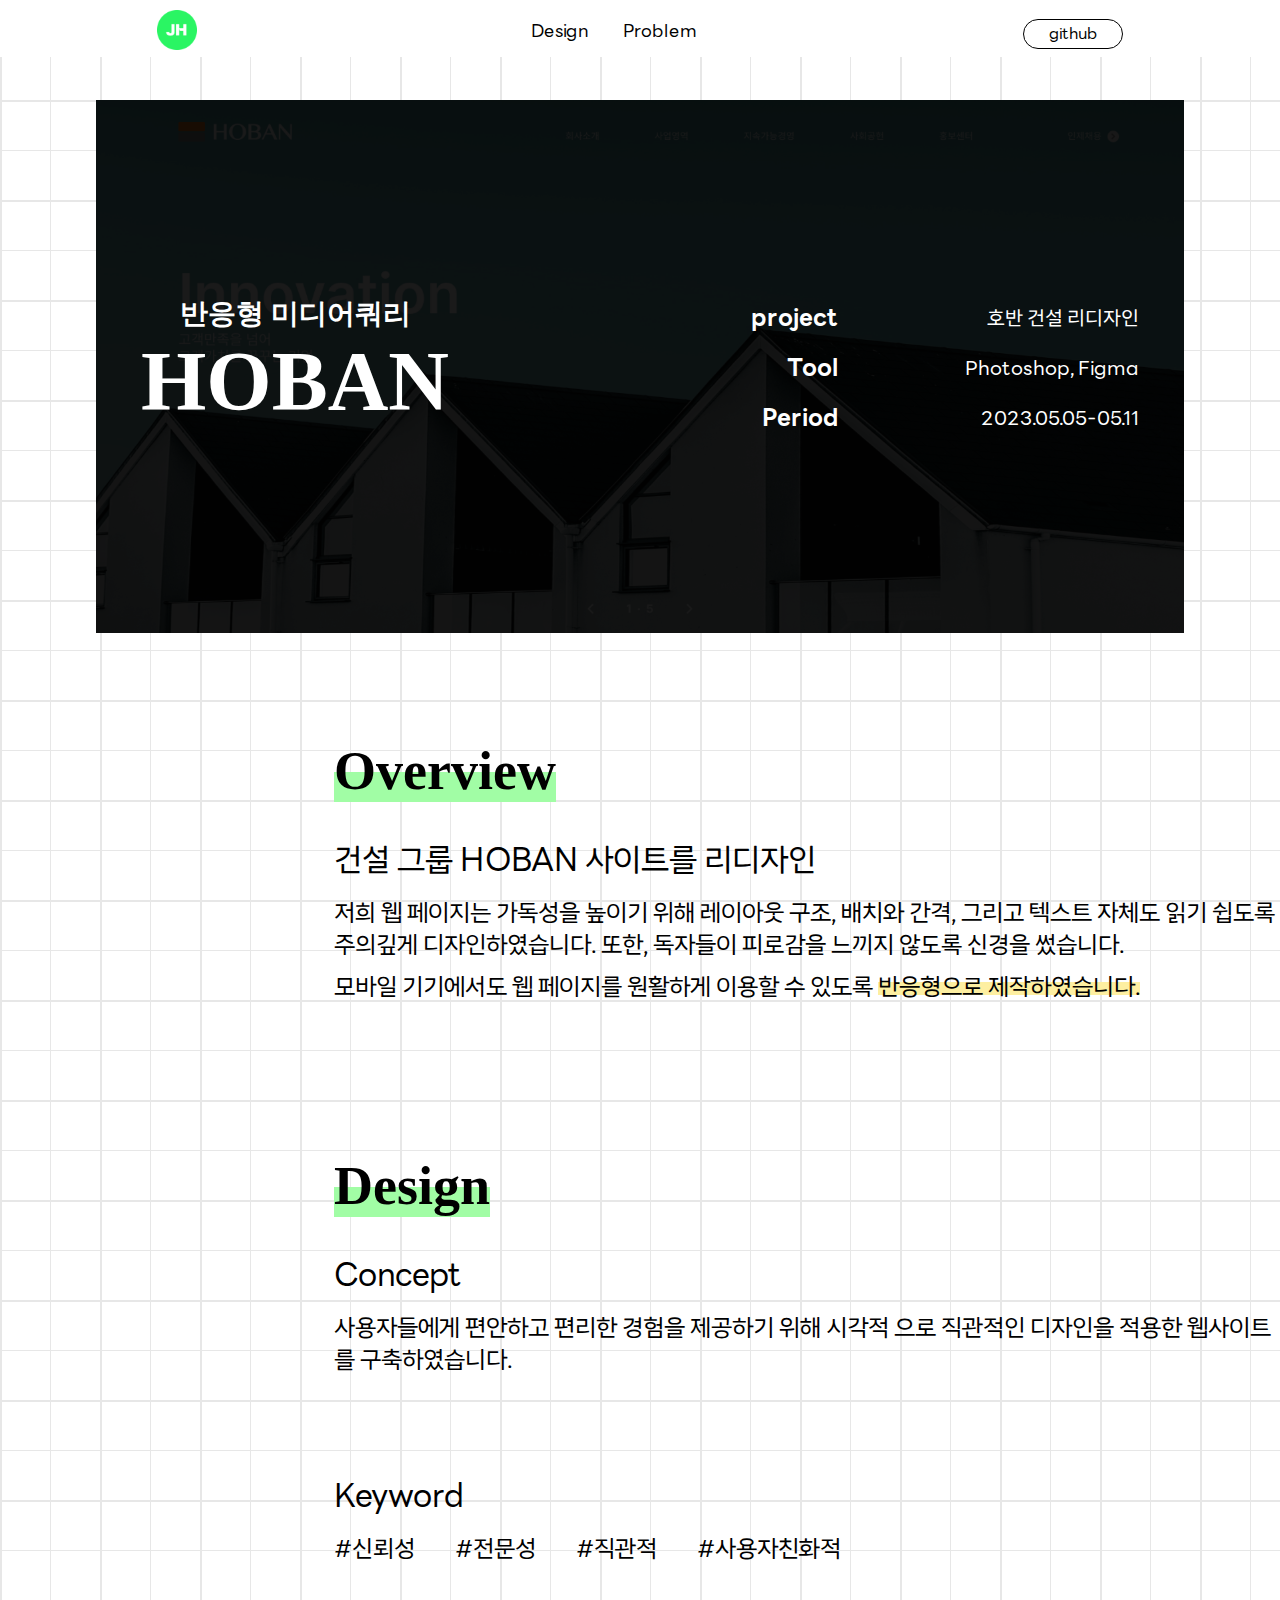
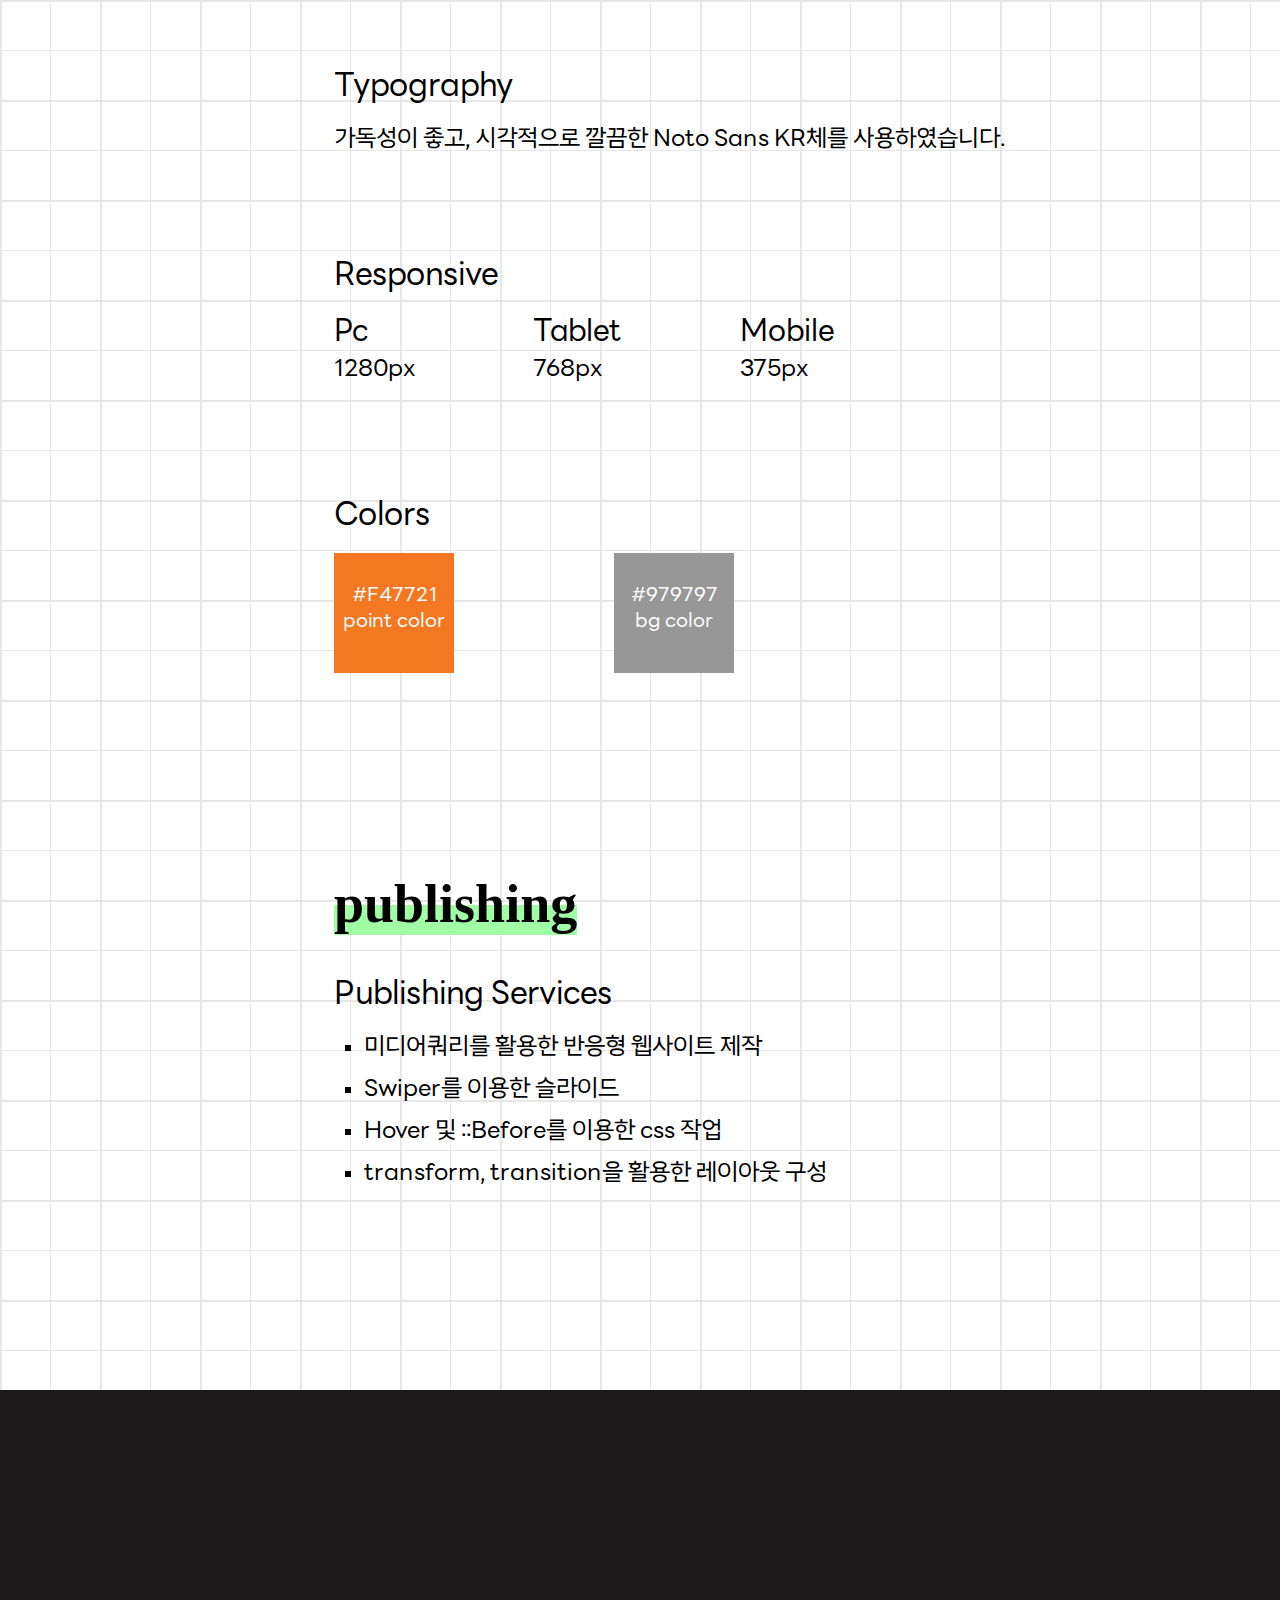
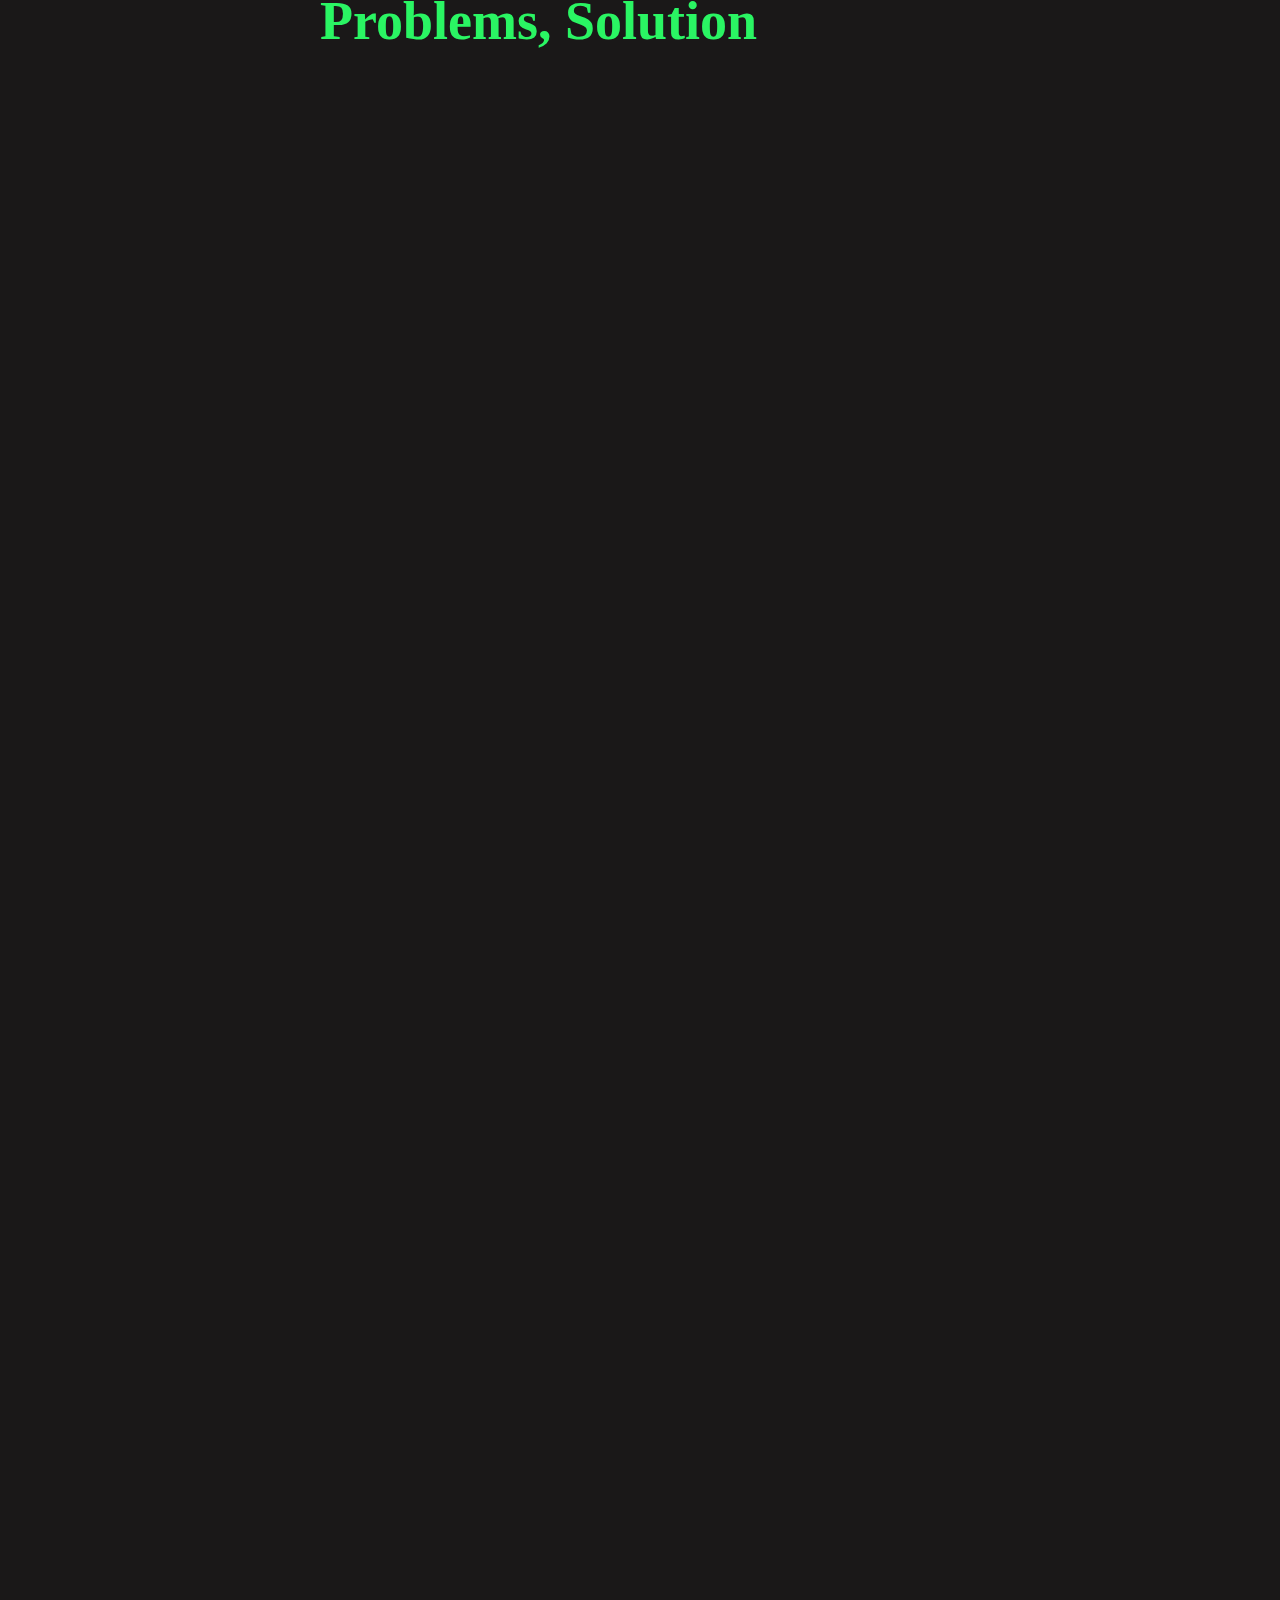
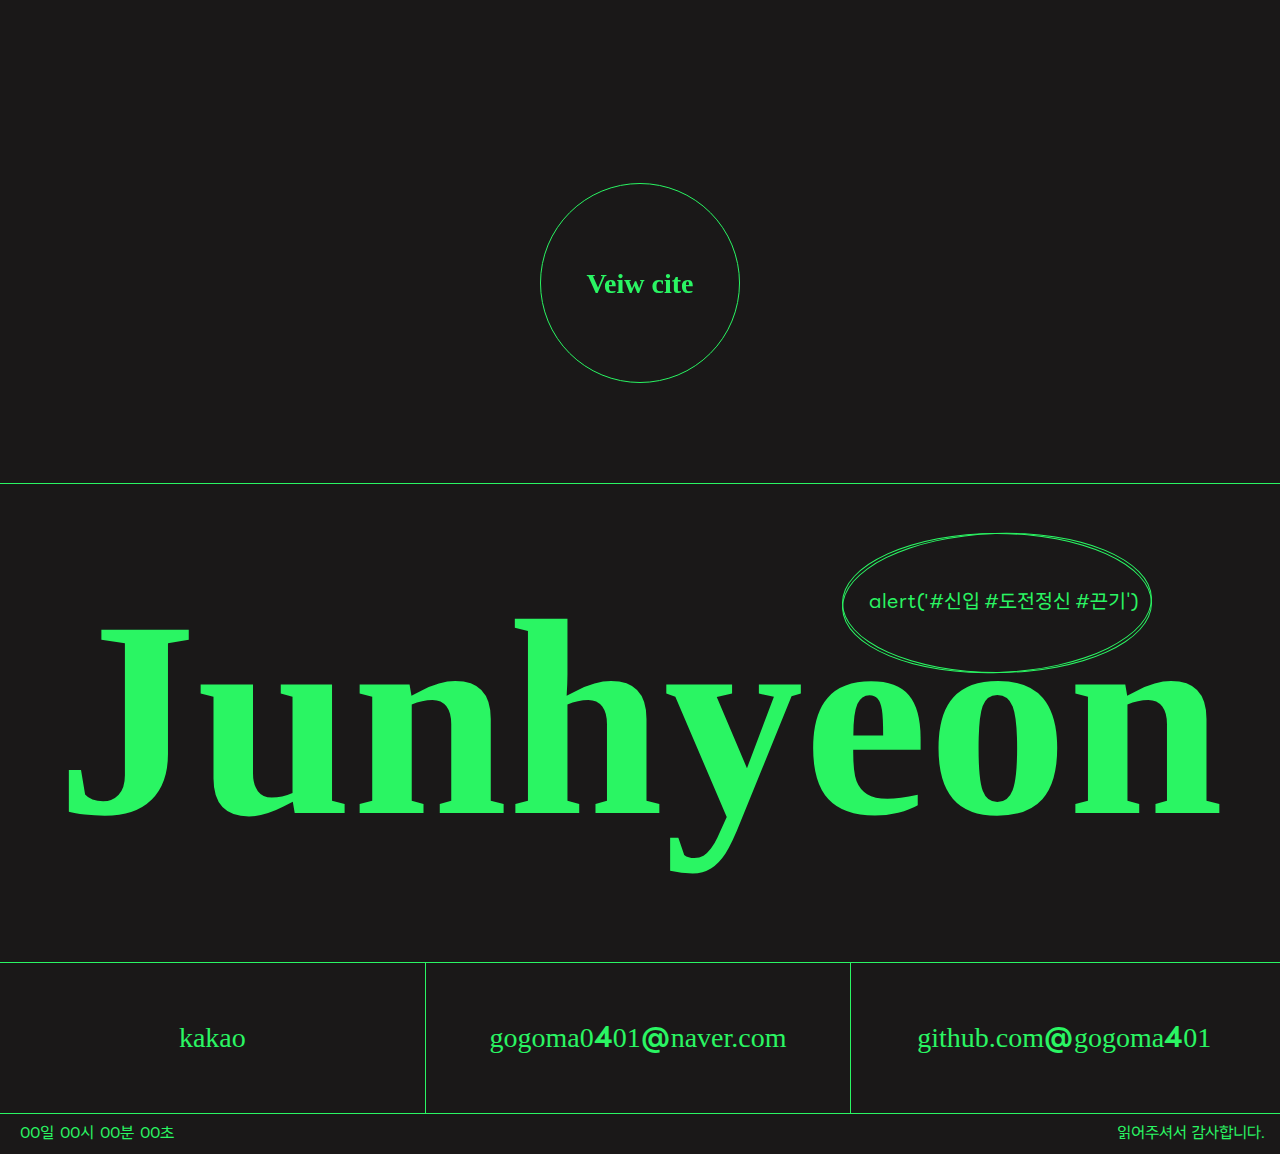
<file: project1/index.html>
<!DOCTYPE html>
<html lang="en">
<head>
    <meta charset="UTF-8">
    <meta name="viewport" content="width=device-width, initial-scale=1.0">
    <title>project1</title>
    <!-- favicon -->
    <link rel="apple-touch-icon" sizes="76x76" href="/apple-touch-icon.png">
    <link rel="icon" type="image/png" sizes="32x32" href="/favicon-32x32.png">
    <link rel="icon" type="image/png" sizes="16x16" href="/favicon-16x16.png">

    <meta name="msapplication-TileColor" content="#da532c">
    <meta name="theme-color" content="#ffffff">
    
    <!-- reset -->
    <link rel="stylesheet" href="../common/style/minireset.min.css">
    <!-- font -->
    <link rel="stylesheet" href="../common/style/fonts.css">
    <!-- aos -->
    <link rel="stylesheet" href="https://unpkg.com/aos@2.3.1/dist/aos.css">
    <!-- 마우스 -->
    <link rel="stylesheet" href="./cursor.css">
    <!-- sub css -->
    <link rel="stylesheet" href="./index.css">
    
    <!-- script -->
    <link rel="stylesheet" href="../common/style/jquery-3.7.0.min.js">
    <!-- aos -->
    <script src="https://unpkg.com/aos@2.3.1/dist/aos.js"></script>
    <!-- 마우스 -->
    <script defer src="./custom-cursor.js"></script> 
    <!-- sub script -->
    <script defer src="./index.css"></script>
    <body>
        
</head>
<body>
    <!--커스텀 커서 시작-->
    <div id="custom_cursor" class="custom-cursor">
        <div class="custom-cursor-icon"></div>
    </div>
    <!--커스텀 커서 끝--->
    <header>
        <ul>
            <li><a href="../index.html"><img src="./images/Group 48.png" alt="logo"></a></li>
            <li>
                <ul class="gnb">
                    <li><a href="#design">Design</a></li>
                    <li><a href="#problem">Problem</a></li>
                </ul>
            </li>
            <li><a href="https://github.com/gogoma0401/portfolio">github</a></li>
        </ul>
    </header>
    <main>
        <div class="box">
           <img src="./images/subimg1.png">
           <div class="head_line">
            <ul class="txt">
                <li>
                    반응형 미디어쿼리
                </li>
                <li>
                    HOBAN
                </li>
            </ul>
            <ul class="sub">
                <li>project
                    <ul>
                        <li>호반 건설 리디자인</li>
                    </ul>
                </li>
                <li>Tool
                    <ul>
                        <li>Photoshop, Figma</li>
                    </ul>
                </li>
                <li>Period
                    <ul>
                        <li>2023.05.05-05.11</li>
                    </ul>
                </li>
            </ul>
        </div>
        </div>
        <div class="overview">
            <h2><span class="highlight">Overview</span></h2>
            <h3>건설 그룹 HOBAN 사이트를 리디자인</h3>
            <p>저희 웹 페이지는 가독성을 높이기 위해 레이아웃 구조, 배치와 간격,
                그리고 텍스트 자체도 읽기 쉽도록 주의깊게 디자인하였습니다. 또한, 독자들이 피로감을 느끼지 않도록 신경을 썼습니다.</p>
            <p id="design">모바일 기기에서도 웹 페이지를 원활하게 이용할 수 있도록 <span class="highlight2">반응형으로 제작하였습니다.</span></p>
        </div>
        <div class="design">
            <h2><span class="highlight">Design</span></h2>
            <div class="concept">
                <h3>Concept</h3>
                <p>사용자들에게 편안하고 편리한 경험을 제공하기 위해 시각적
                으로 직관적인 디자인을 적용한 웹사이트를 구축하였습니다.</span></p>
            </div>
            <div class="keyword">
                <h3>Keyword</h3>
                <ul>
                    <li>#신뢰성</li>
                    <li>#전문성</li>
                    <li>#직관적</li>
                    <li>#사용자친화적</li>
                </ul>
            </div>
            <div class="typographty">
                <h3>Typography</h3>
                <p>가독성이 좋고, 시각적으로 깔끔한
                Noto Sans KR체를 사용하였습니다.</p>
            </div>
            <div class="responsive">
                <h3>Responsive</h3>
                <ul>
                    <li>Pc
                        <ul>
                            <li>1280px</li>
                        </ul>
                    </li>
                    <li>Tablet
                        <ul>
                            <li>768px</li>
                        </ul>
                    </li>
                    <li>Mobile
                        <ul>
                            <li>375px</li>
                        </ul> 
                    </li>
                </ul>
            </div>
            <div class="colors">
                <h3>Colors</h3>
                <div class="container">
                    <div class="color color1">
                        <ul>
                            <li>#F47721</li>
                            <li>point color</li>
                        </ul>
                    </div>
                    <div class="color color2">
                         <ul>
                            <li>#979797</li>
                            <li>bg color</li>
                         </ul>
                    </div>
                </div>
            </div>
            <div class="publishing">
                <h2><span class="highlight">publishing</span></h2>
                <h3>Publishing Services</h3>
                <ul>
                    <li>미디어쿼리를 활용한 반응형 웹사이트 제작</li>
                    <li>Swiper를 이용한 슬라이드 </li>
                    <li>Hover 및 ::Before를 이용한 css 작업</li>
                    <li>transform, transition을 활용한 레이아웃 구성</li>
                </ul>
            </div>
        </div>

        <div class="problem" id="problem">
            <h2>Problems, Solution</h2>
                <div class="problems1" data-aos="fade-right">
                    <div class="txt">
                        <h3>디바이스 호환성을 위해 어떻게 했나요?</h3>
                        <h4>원하는 위치에 컨텐츠가 배치되지 않거나 계속해서 구조가 파괴되는 문제가 발생했지만, class 명이나 HTML 구조를 체계적으로 정리하여 충돌을 최소화 시킴</h4>
                    </div>
                </div>

                <div class="problems1 problems1_1" data-aos="fade-right">
                    <div class="txt">
                        <h3>스크립트가 안되었을때의 문제?</h3>
                        <h4>네비게이션 및 페이징 요소를 지정하고 구성함으로써 문제를 해결</h4>
                    </div>
                </div>

                <div class="problems2" data-aos="fade-right">
                    <div class="txt">
                        <h3>스와이퍼 이미지의 구현?</h3>
                        <h4>사용자가 직접 페이지를 넘기면 동작하지 않는 문제가 생겨, disableOnInteraction: false 값을 주어 문제를 해결</h4>
                    </div>
                    <img src="./images/problem1.png" alt="스와이퍼 코딩화면">
                </div>
                
           
            <div data-aos="fade-up" data-aos-anchor-placement="top-bottom">
                <div class="review">
                        <h2>Review</h2>
                        <p>공부하고 처음으로  반응형 웹사이트를 제작 했습니다.</p>
                        <p>설계할때 모바일, 태블릿, 웹에 대한 미디어 특성의 이해와, 그 외의 요소들을 구현하기 위해 animation, flex  등 요소의 배치에 대한 고민도 하고, 수정 및 보완 과정을 겪으면서 추후 작업에 더 많은 기술요소들을 활용 할 수 있을 것 같다.</p>
                </div>
            </div>

            <div class="veiw">
                <h2><a href="../hoban/index.html" target="_blank">Veiw cite</a></h2>
            </div>
        </div>

    <section>
        <div class="introduce">
            <div class="circle circle3"></div>
            <div class="circle circle4"></div>
            <div class="circle_txt">
                <p>alert('#신입 #도전정신 #끈기')</p>
            </div>
            <ul>
                <li>Junhyeon</li>
                <li class="paper"><a href="">kakao</a>
                    <ul>
                        <li>
                            <div class="sticker-hover __web-inspector-hide-shortcut__">
                                <div class="sticker part" data-type="1" data-num="1" data-order="1"
                                    style="transform: translate(0px, 380px) rotate(80.94deg);"><img
                                        src="./images/sticker1.png"></div>
    
                                <div class="sticker part" data-type="1" data-num="2" data-order="6"
                                    style="transform: translate(0px, 380px) rotate(-26.37deg);"><img
                                        src="./images/sticker1.png"></div>
    
                                <div class="sticker part" data-type="1" data-num="3" data-order="8"
                                    style="transform: translate(0px, 380px) rotate(52.22deg);"><img
                                        src="./images/sticker1.png"></div>
    
                                <div class="sticker part" data-type="1" data-num="4" data-order="15"
                                    style="transform: translate(0px, 380px) rotate(53.76deg);"><img
                                        src="./images/sticker1.png"></div>
    
                                <div class="sticker part" data-type="2" data-num="1" data-order="10"
                                    style="transform: translate(0px, 380px) rotate(39.57deg);"><img
                                        src="./images/sticker2.png"></div>
    
                                <div class="sticker part" data-type="2" data-num="2" data-order="3"
                                    style="transform: translate(0px, 380px) rotate(1.02deg);"><img
                                        src="./images/sticker2.png"></div>
    
                                <div class="sticker part" data-type="2" data-num="3" data-order="7"
                                    style="transform: translate(0px, 380px) rotate(-94.56deg);"><img
                                        src="./images/sticker2.png"></div>
    
                                <div class="sticker part" data-type="2" data-num="4" data-order="12"
                                    style="transform: translate(0px, 380px) rotate(39.37deg);"><img
                                        src="./images/sticker2.png"></div>
    
                                <div class="sticker part" data-type="2" data-num="5" data-order="11"
                                    style="transform: translate(0px, 380px) rotate(59.53deg);"><img
                                        src="./images/sticker2.png"></div>
    
                                <div class="sticker part" data-type="3" data-num="1" data-order="13"
                                    style="transform: translate(0px, 380px) rotate(0.36deg);"><img
                                        src="./images/sticker3.png"></div>
    
                                <div class="sticker part" data-type="4" data-num="1" data-order="4"
                                    style="transform: translate(0px, 380px) rotate(22.62deg);"><img
                                        src="./images/sticker4.png"></div>
    
                                <div class="sticker part" data-type="4" data-num="2" data-order="14"
                                    style="transform: translate(0px, 380px) rotate(-50.68deg);"><img
                                        src="./images/sticker5.png"></div>
    
                                <div class="sticker part" data-type="5" data-num="1" data-order="2"
                                    style="transform: translate(0px, 380px) rotate(56.69deg);"><img
                                        src="./images/sticker5.png"></div>
    
                                <div class="sticker part" data-type="5" data-num="2" data-order="5"
                                    style="transform: translate(0px, 380px) rotate(-62.45deg);"><img
                                        src="./images/sticker5.png"></div>
    
                                <div class="sticker part" data-type="5" data-num="3" data-order="9"
                                    style="transform: translate(0px, 380px) rotate(59.43deg);"><img
                                        src="./images/sticker5.png"></div>
    
                                <div class="sticker part" data-type="5" data-num="4" data-order="16"
                                    style="transform: translate(0px, 380px) rotate(71.17deg);"><img
                                        src="./images/sticker5.png"></div>
                            </div>
                        </li>
                    </ul>
                </li>
                <li class="paper"><a href="">gogoma0<span class="new_type">4</span>01<span
                            class="new_type">@</span>naver.com</a>
                    <ul>
                        <li>
                            <div class="sticker-hover __web-inspector-hide-shortcut__">
                                <div class="sticker part" data-type="1" data-num="1" data-order="1"
                                    style="transform: translate(0px, 380px) rotate(80.94deg);"><img
                                        src="./images/sticker1.png"></div>
    
                                <div class="sticker part" data-type="1" data-num="2" data-order="6"
                                    style="transform: translate(0px, 380px) rotate(-26.37deg);"><img
                                        src="./images/sticker1.png"></div>
    
                                <div class="sticker part" data-type="1" data-num="3" data-order="8"
                                    style="transform: translate(0px, 380px) rotate(52.22deg);"><img
                                        src="./images/sticker1.png"></div>
    
                                <div class="sticker part" data-type="1" data-num="4" data-order="15"
                                    style="transform: translate(0px, 380px) rotate(53.76deg);"><img
                                        src="./images/sticker1.png"></div>
    
                                <div class="sticker part" data-type="2" data-num="1" data-order="10"
                                    style="transform: translate(0px, 380px) rotate(39.57deg);"><img
                                        src="./images/sticker2.png"></div>
    
                                <div class="sticker part" data-type="2" data-num="2" data-order="3"
                                    style="transform: translate(0px, 380px) rotate(1.02deg);"><img
                                        src="./images/sticker2.png"></div>
    
                                <div class="sticker part" data-type="2" data-num="3" data-order="7"
                                    style="transform: translate(0px, 380px) rotate(-94.56deg);"><img
                                        src="./images/sticker2.png"></div>
    
                                <div class="sticker part" data-type="2" data-num="4" data-order="12"
                                    style="transform: translate(0px, 380px) rotate(39.37deg);"><img
                                        src="./images/sticker2.png"></div>
    
                                <div class="sticker part" data-type="2" data-num="5" data-order="11"
                                    style="transform: translate(0px, 380px) rotate(59.53deg);"><img
                                        src="./images/sticker2.png"></div>
    
                                <div class="sticker part" data-type="3" data-num="1" data-order="13"
                                    style="transform: translate(0px, 380px) rotate(0.36deg);"><img
                                        src="./images/sticker3.png"></div>
    
                                <div class="sticker part" data-type="4" data-num="1" data-order="4"
                                    style="transform: translate(0px, 380px) rotate(22.62deg);"><img
                                        src="./images/sticker4.png"></div>
    
                                <div class="sticker part" data-type="4" data-num="2" data-order="14"
                                    style="transform: translate(0px, 380px) rotate(-50.68deg);"><img
                                        src="./images/sticker5.png"></div>
    
                                <div class="sticker part" data-type="5" data-num="1" data-order="2"
                                    style="transform: translate(0px, 380px) rotate(56.69deg);"><img
                                        src="./images/sticker5.png"></div>
    
                                <div class="sticker part" data-type="5" data-num="2" data-order="5"
                                    style="transform: translate(0px, 380px) rotate(-62.45deg);"><img
                                        src="./images/sticker5.png"></div>
    
                                <div class="sticker part" data-type="5" data-num="3" data-order="9"
                                    style="transform: translate(0px, 380px) rotate(59.43deg);"><img
                                        src="./images/sticker5.png"></div>
    
                                <div class="sticker part" data-type="5" data-num="4" data-order="16"
                                    style="transform: translate(0px, 380px) rotate(71.17deg);"><img
                                        src="./images/sticker5.png"></div>
                            </div>
                        </li>
                    </ul>
                </li>
                <li class="paper"><a href="https://github.com/gogoma0401/portfolio">github.com<span
                            class="new_type">@</span>gogoma<span class="new_type">4</span>01</a>
                    <ul>
                        <li>
                            <div class="sticker-hover __web-inspector-hide-shortcut__">
                                <div class="sticker part" data-type="1" data-num="1" data-order="1"
                                    style="transform: translate(0px, 380px) rotate(80.94deg);"><img
                                        src="./images/sticker1.png"></div>
    
                                <div class="sticker part" data-type="1" data-num="2" data-order="6"
                                    style="transform: translate(0px, 380px) rotate(-26.37deg);"><img
                                        src="./images/sticker1.png"></div>
    
                                <div class="sticker part" data-type="1" data-num="3" data-order="8"
                                    style="transform: translate(0px, 380px) rotate(52.22deg);"><img
                                        src="./images/sticker1.png"></div>
    
                                <div class="sticker part" data-type="1" data-num="4" data-order="15"
                                    style="transform: translate(0px, 380px) rotate(53.76deg);"><img
                                        src="./images/sticker1.png"></div>
    
                                <div class="sticker part" data-type="2" data-num="1" data-order="10"
                                    style="transform: translate(0px, 380px) rotate(39.57deg);"><img
                                        src="./images/sticker2.png"></div>
    
                                <div class="sticker part" data-type="2" data-num="2" data-order="3"
                                    style="transform: translate(0px, 380px) rotate(1.02deg);"><img
                                        src="./images/sticker2.png"></div>
    
                                <div class="sticker part" data-type="2" data-num="3" data-order="7"
                                    style="transform: translate(0px, 380px) rotate(-94.56deg);"><img
                                        src="./images/sticker2.png"></div>
    
                                <div class="sticker part" data-type="2" data-num="4" data-order="12"
                                    style="transform: translate(0px, 380px) rotate(39.37deg);"><img
                                        src="./images/sticker2.png"></div>
    
                                <div class="sticker part" data-type="2" data-num="5" data-order="11"
                                    style="transform: translate(0px, 380px) rotate(59.53deg);"><img
                                        src="./images/sticker2.png"></div>
    
                                <div class="sticker part" data-type="3" data-num="1" data-order="13"
                                    style="transform: translate(0px, 380px) rotate(0.36deg);"><img
                                        src="./images/sticker3.png"></div>
    
                                <div class="sticker part" data-type="4" data-num="1" data-order="4"
                                    style="transform: translate(0px, 380px) rotate(22.62deg);"><img
                                        src="./images/sticker4.png"></div>
    
                                <div class="sticker part" data-type="4" data-num="2" data-order="14"
                                    style="transform: translate(0px, 380px) rotate(-50.68deg);"><img
                                        src="./images/sticker5.png"></div>
    
                                <div class="sticker part" data-type="5" data-num="1" data-order="2"
                                    style="transform: translate(0px, 380px) rotate(56.69deg);"><img
                                        src="./images/sticker5.png"></div>
    
                                <div class="sticker part" data-type="5" data-num="2" data-order="5"
                                    style="transform: translate(0px, 380px) rotate(-62.45deg);"><img
                                        src="./images/sticker5.png"></div>
    
                                <div class="sticker part" data-type="5" data-num="3" data-order="9"
                                    style="transform: translate(0px, 380px) rotate(59.43deg);"><img
                                        src="./images/sticker5.png"></div>
    
                                <div class="sticker part" data-type="5" data-num="4" data-order="16"
                                    style="transform: translate(0px, 380px) rotate(71.17deg);"><img
                                        src="./images/sticker5.png"></div>
                            </div>
                        </li>
                    </ul>
                </li>
            </ul>
        </div>
    </secti on>
    </main>
    <footer>
        <ul>
            <li>
                <ul class="timer-list">
                    <li class="date"><span>00</span>일</li>
                    <li class="hours"><span>00</span>시</li>
                    <li class="minutes"><span>00</span>분</li>
                    <li class="seconds"><span>00</span>초</li>
                </ul>
            </li>
            <li>읽어주셔서 감사합니다.</li>
        </ul>
    </footer>
    <script> 
            AOS.init(); // 자바스크립트로 init()을 해야 동작한다.
        </script>
</body>
</html>
</file>
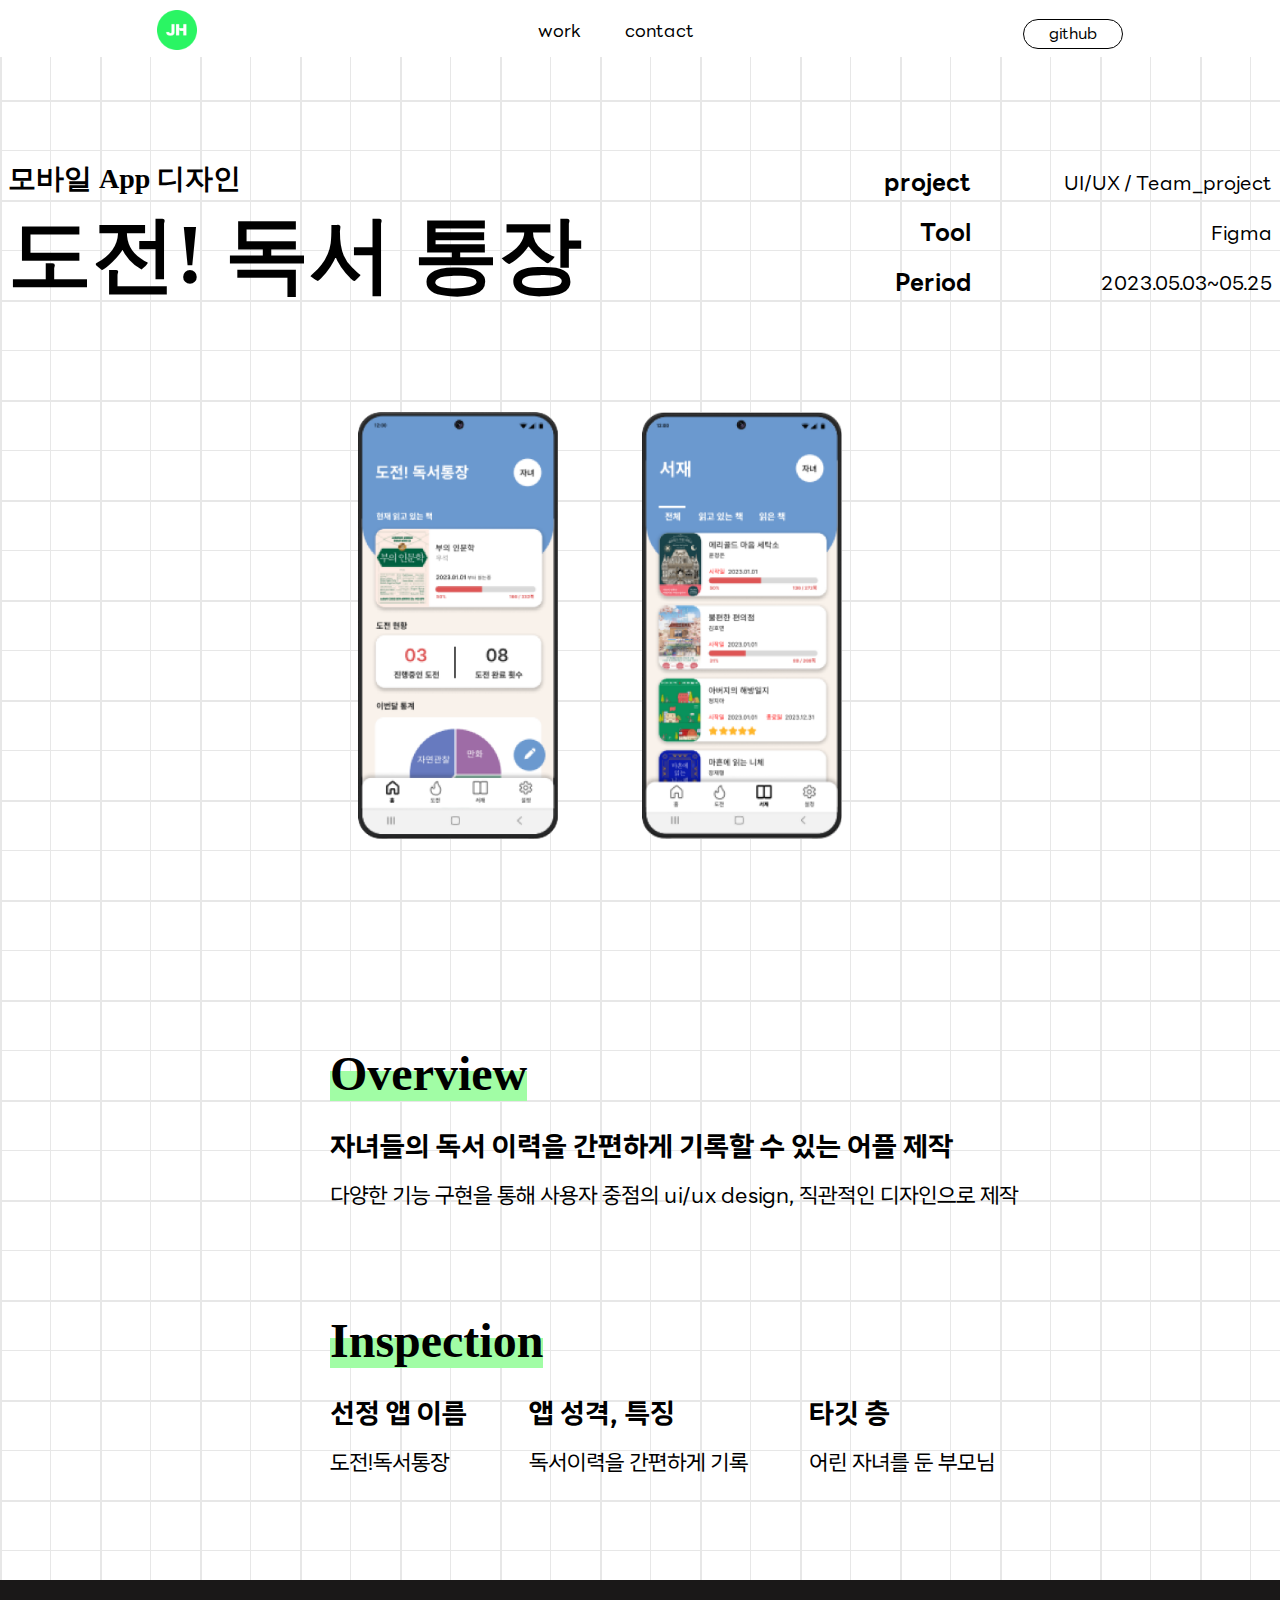
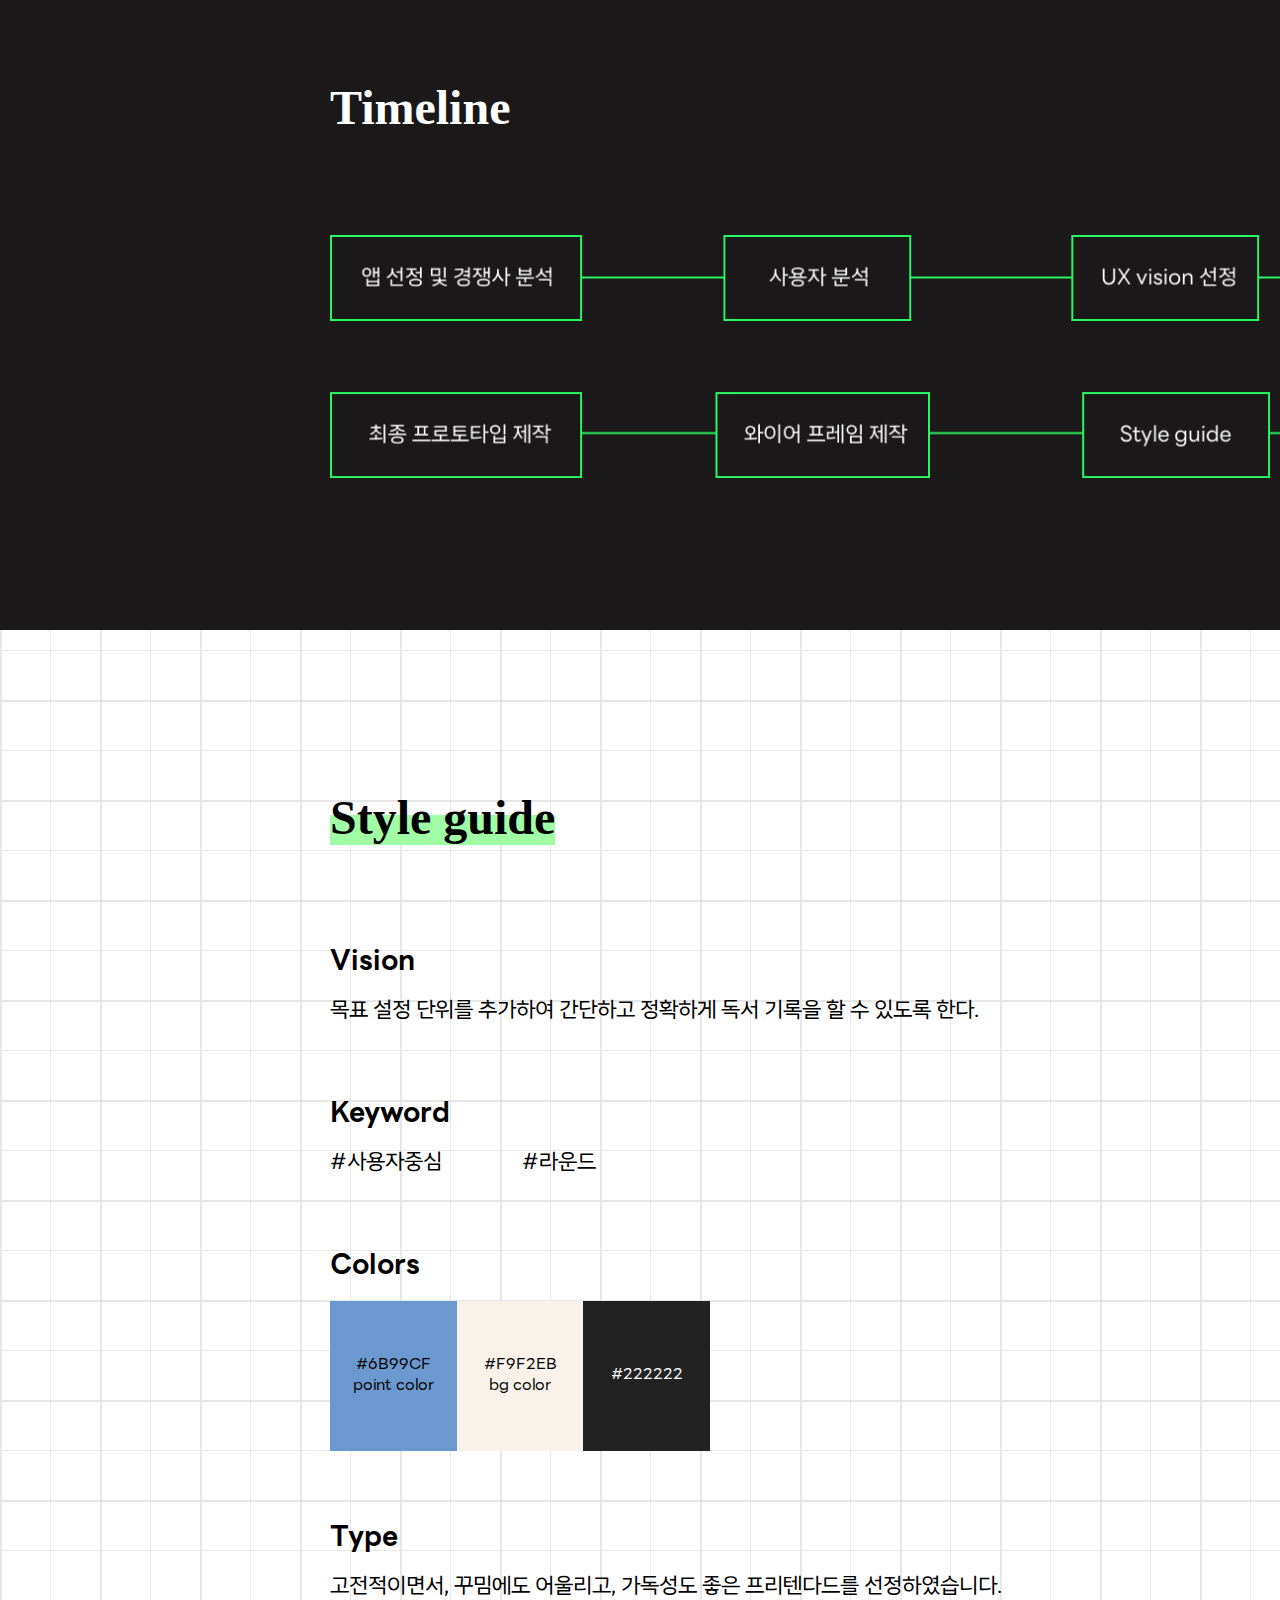
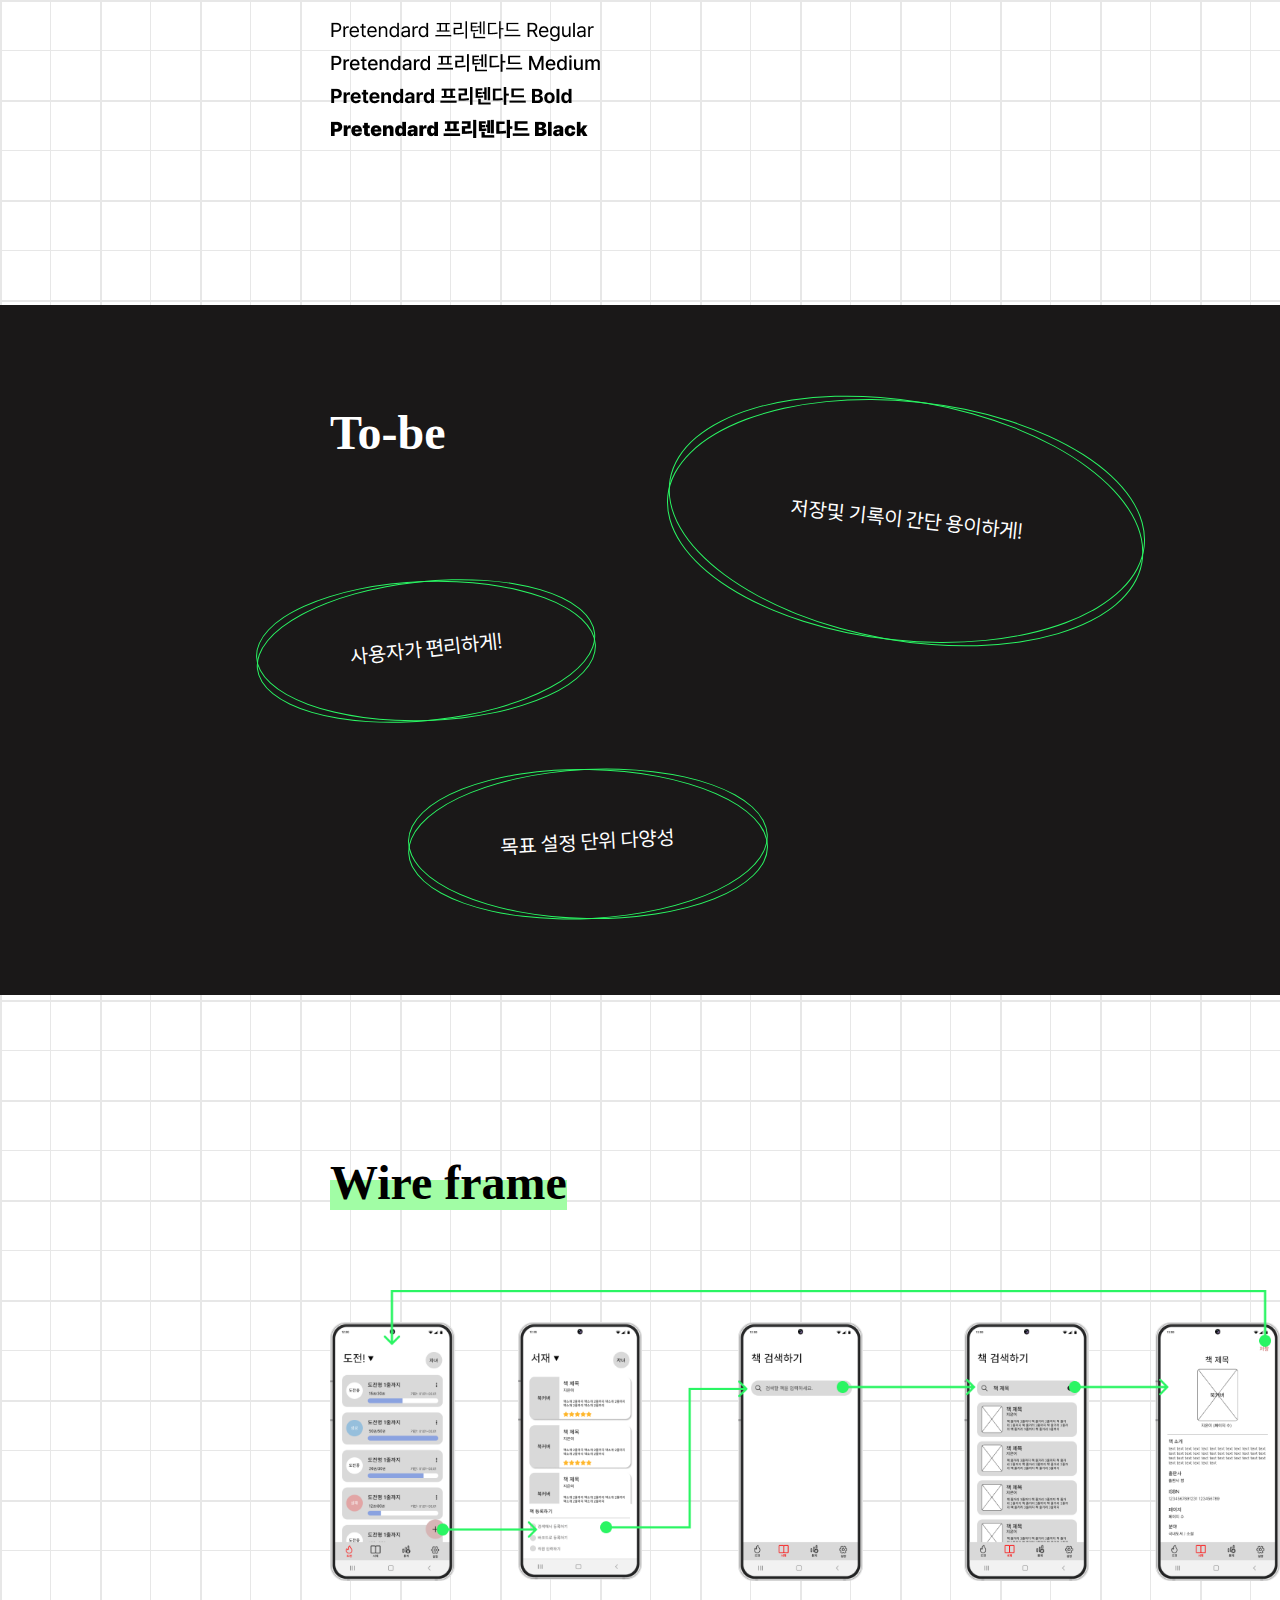
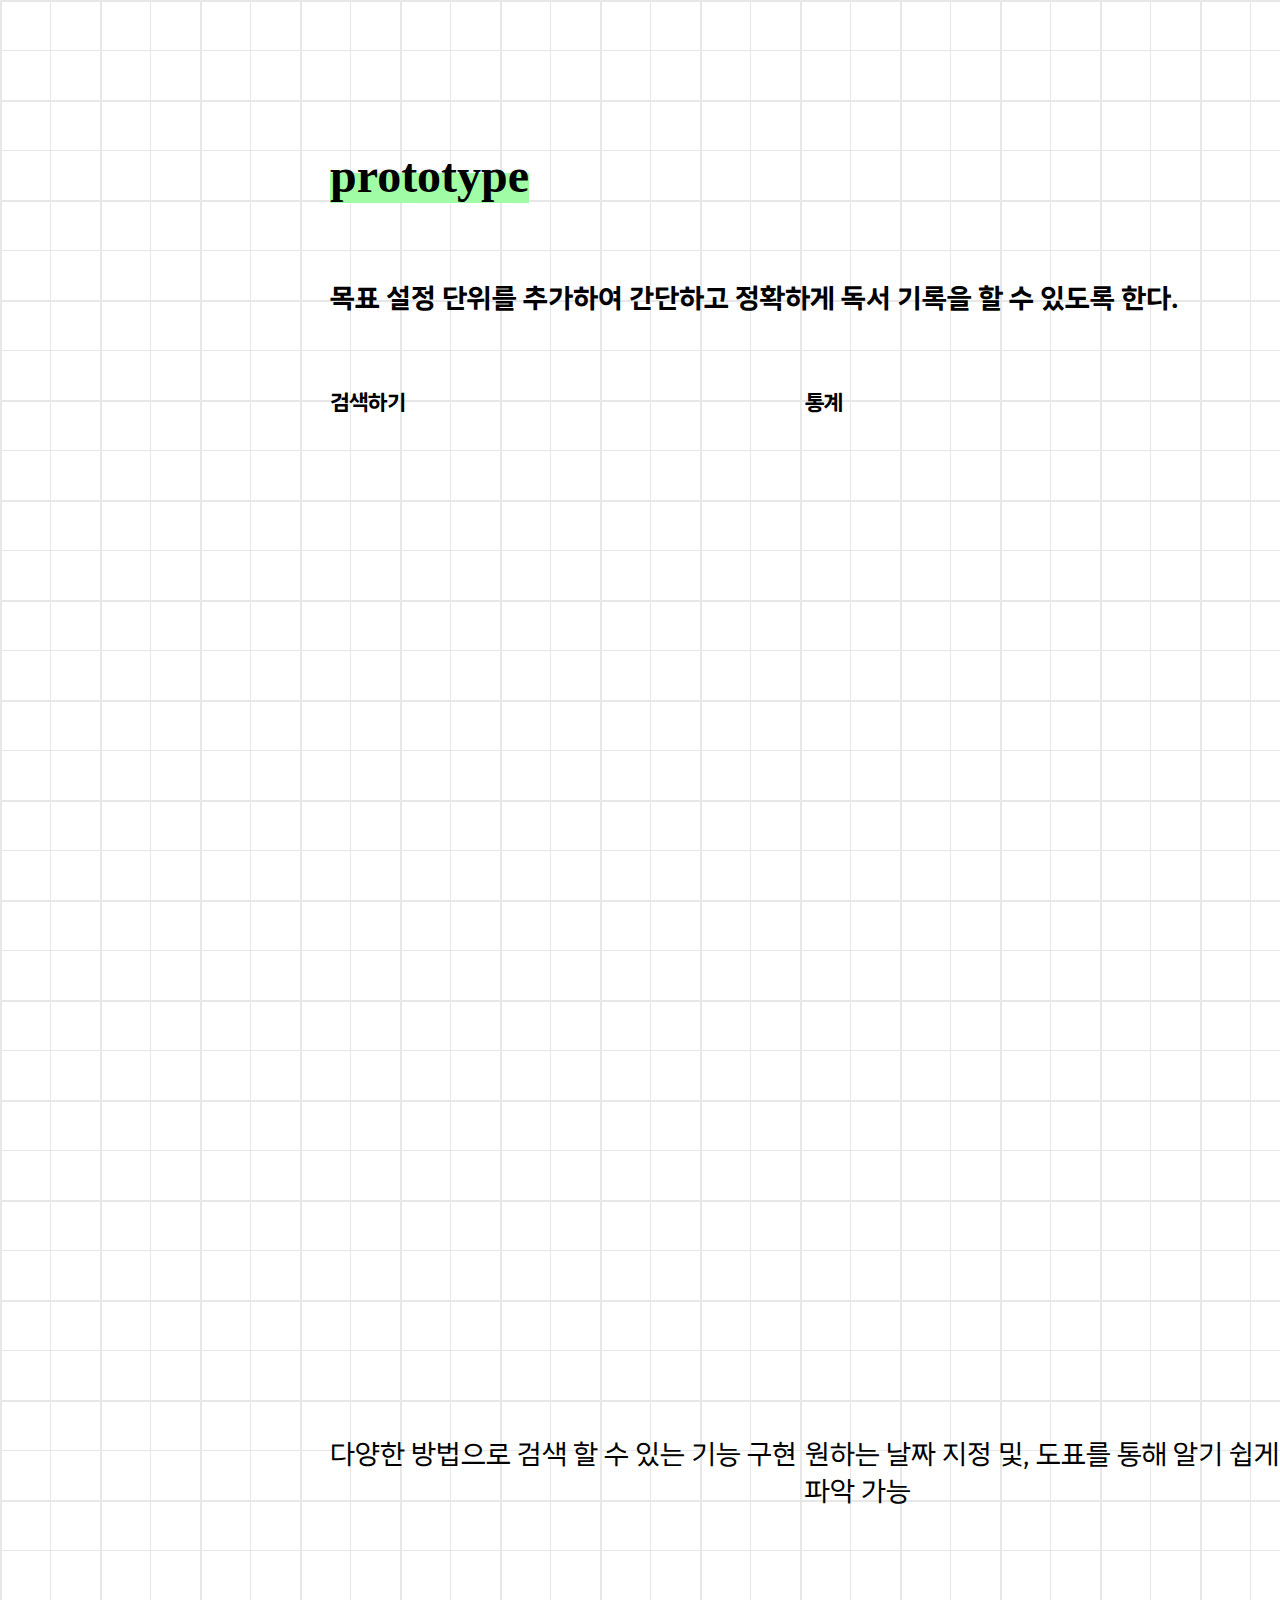
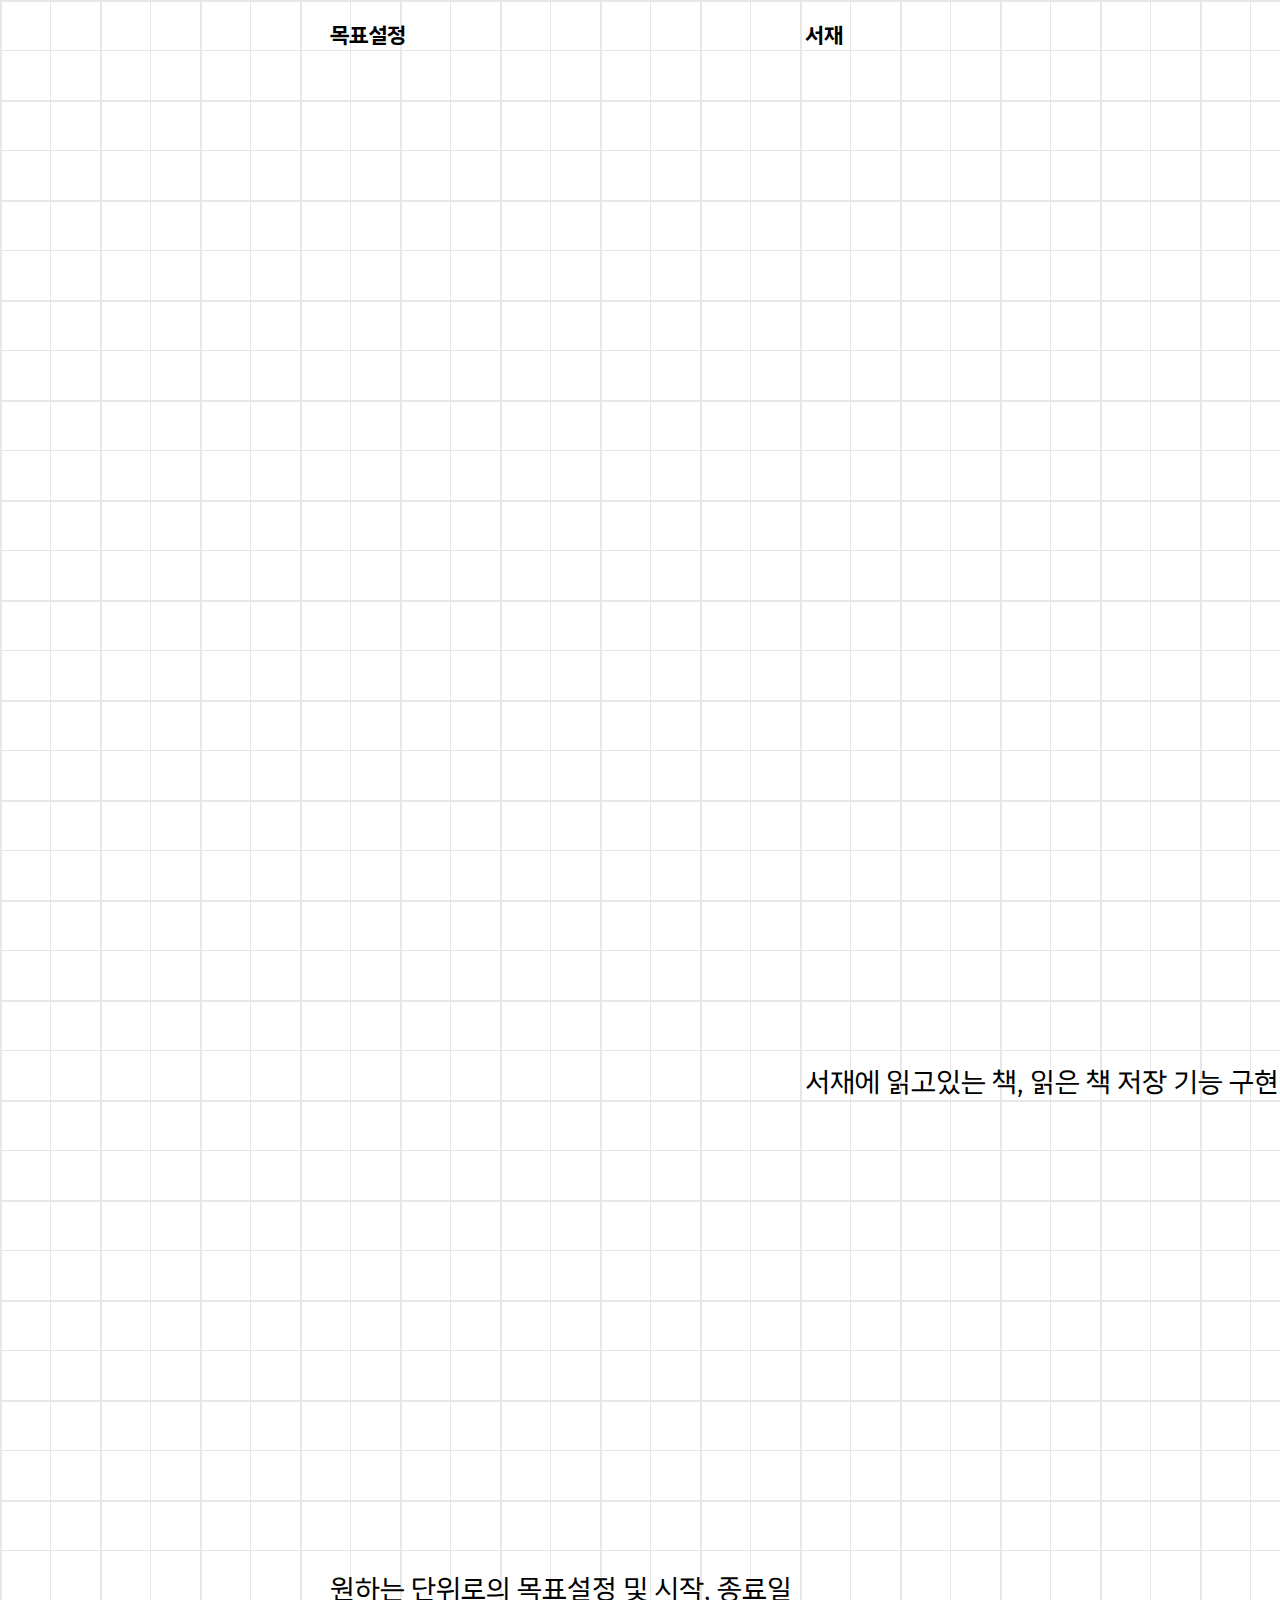
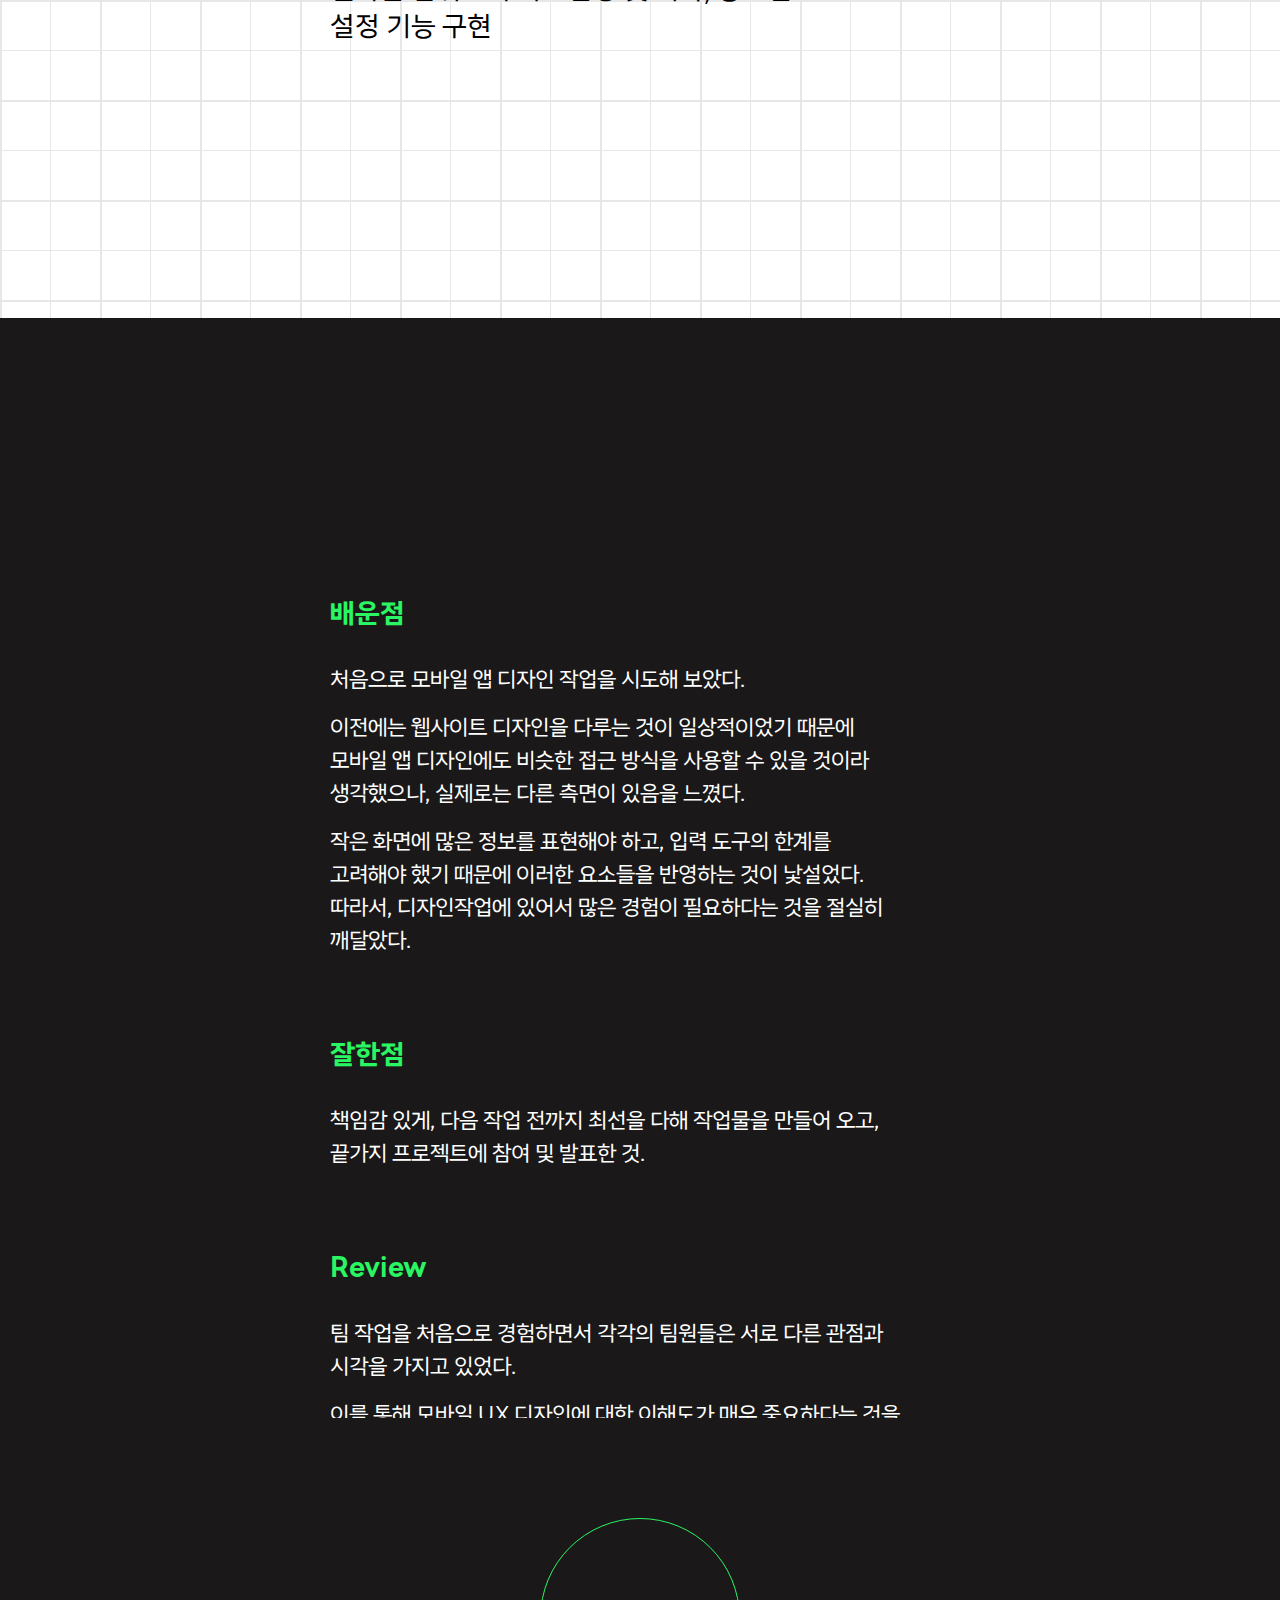
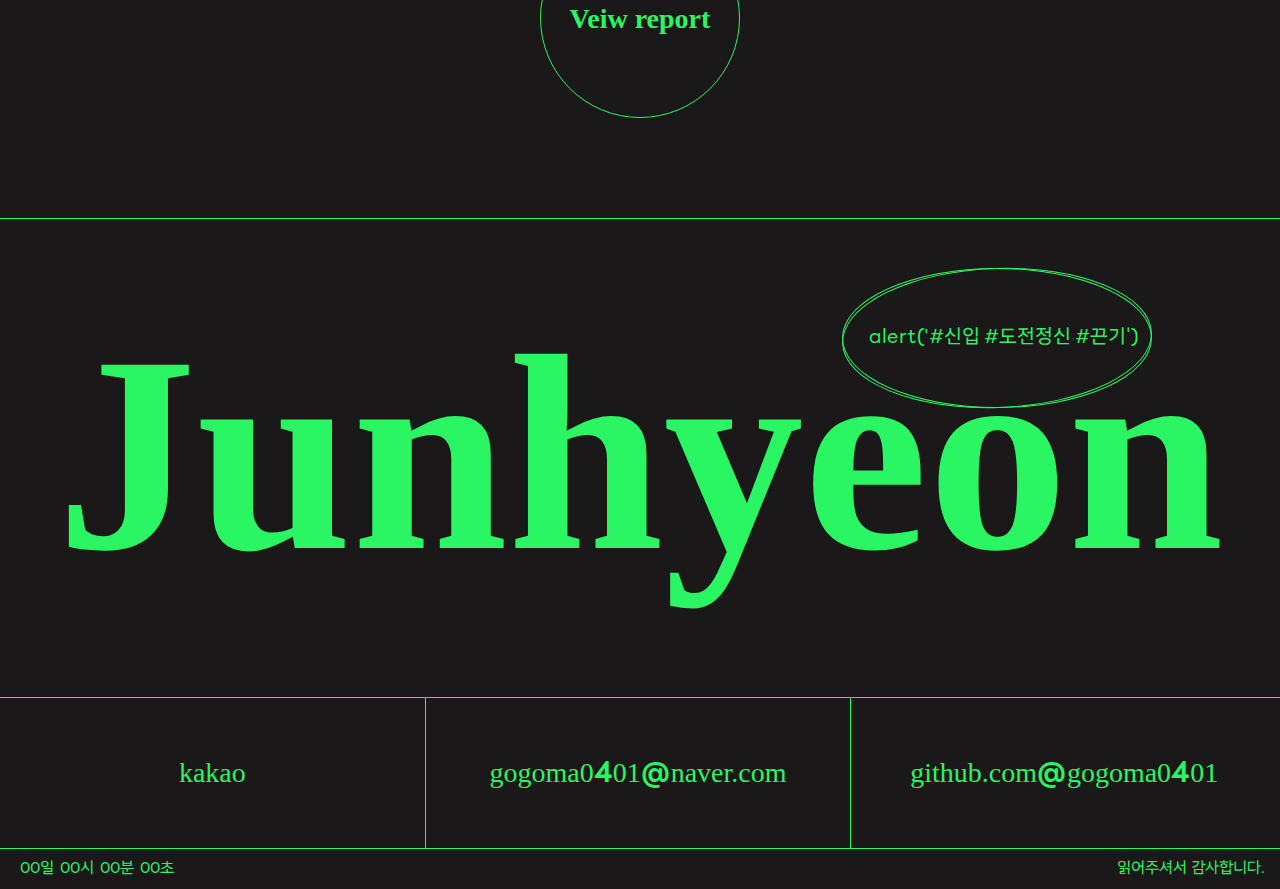
<file: project2/index.html>
<!DOCTYPE html>
<html lang="en">
<head>
    <meta charset="UTF-8">
    <meta name="viewport" content="width=device-width, initial-scale=1.0">
    <title>project2</title>
    <!-- favicon -->
    <link rel="apple-touch-icon" sizes="76x76" href="/apple-touch-icon.png">
    <link rel="icon" type="image/png" sizes="32x32" href="/favicon-32x32.png">
    <link rel="icon" type="image/png" sizes="16x16" href="/favicon-16x16.png">
    <meta name="msapplication-TileColor" content="#da532c">
    <meta name="theme-color" content="#ffffff">
    
    <!-- reset -->
    <link rel="stylesheet" href="../common/style/minireset.min.css">
    <!-- font -->
    <link rel="stylesheet" href="../common/style/fonts.css">
    <!-- aos -->
    <link rel="stylesheet" href="https://unpkg.com/aos@2.3.1/dist/aos.css">
     <!-- 마우스 -->
    <link rel="stylesheet" href="./cursor.css">
    <!-- css -->
    <link rel="stylesheet" href="./index.css">
    
  
    <!-- script -->
    <link rel="stylesheet" href="../common/style/jquery-3.7.0.min.js">
    <!-- aos -->
    <script src="https://unpkg.com/aos@2.3.1/dist/aos.js"></script> 
     <!-- 마우스 -->
    <script defer src="./custom-cursor.js"></script>
    <!-- sub script -->
    <script defer src="./index.css"></script>
    <body>
        
</head>
<body>
    <!--커스텀 커서 시작-->
    <div id="custom_cursor" class="custom-cursor">
        <div class="custom-cursor-icon"></div>
    </div>
    <!--커스텀 커서 끝-->
    <header>
        <ul>
            <li><img src="./images/Group 48.png" alt="logo"></li>
            <li>
                <ul class="gnb">
                    <li>work</li>
                    <li>contact</li>
                </ul>
            </li>
            <li><a href="https://github.com/gogoma0401/portfolio">github</a></li>
        </ul>
    </header>
    <main>
        <div class="box">
           <div class="head_line">
            <ul class="txt">
                <li>
                    모바일 App 디자인
                </li>
                <li>
                    도전! 독서 통장
                </li>
            </ul>
            <ul class="sub">
                <li>project
                    <ul>
                        <li>UI/UX / Team_project</li>
                    </ul>
                </li>
                <li>Tool
                    <ul>
                        <li>Figma</li>
                    </ul>
                </li>
                <li>Period
                    <ul>
                        <li>2023.05.03~05.25</li>
                    </ul>
                </li>
            </ul>
        </div>

        <div class="main_img">
         <img src="./images/slide1.png">
         <img src="./images/slide4.png">
        </div>

        <div class="overview">
            <h2><span class="highlight">Overview</span></h2>
            <h3>자녀들의 독서 이력을 간편하게 기록할 수 있는 어플 제작</h3>
            <h4>다양한 기능 구현을  통해 사용자 중점의 ui/ux design, 직관적인 디자인으로 제작</h4>
        </div>

        <div class="inspection">
            <h2><span class="highlight">Inspection</span></h2>
            <ul>
                <li>선정 앱 이름
                    <ul>
                        <li>도전!독서통장</li>
                    </ul>
                </li>
                <li>앱 성격, 특징
                    <ul>
                        <li>독서이력을 간편하게 기록</li>
                    </ul>
                </li>
                <li>타깃 층
                    <ul>
                        <li>어린 자녀를 둔 부모님</li>
                    </ul>
                </li>
            </ul>
        </div>

        <div class="timeline">
            <h2><span class="highlight">Timeline</span></h2>
            <img src="./images/timeline.png" alt="타임라인 이미지">
        </div>



        <div class="guide">
            <h2><span class="highlight">Style guide</span></h2>

            <div class="vision">
                <h3>Vision</h3>
                <h4>목표 설정 단위를 추가하여 간단하고 정확하게 독서 기록을 할 수 있도록 한다.</h4>
            </div>

            <div class="keyword">
                <h3>Keyword</h3>
                <div class="txt">
                <h4>#사용자중심</h4><h4>#라운드</h4>
                </div>
            </div>

            <div class="container">
                <h3>Colors</h3>
                <div class="colors">
                    <div class="color color1">
                        <ul>
                            <li>#6B99CF</li>
                            <li>point color</li>
                        </ul>
                    </div>
                    <div class="color color2">
                        <ul>
                            <li>#F9F2EB</li>
                            <li>bg color</li>
                        </ul>
                    </div>
                    <div class="color color3">
                        <ul>
                            <li>#222222</li>
                        </ul>
                    </div>
                </div>
            </div>

            <div class="type">
            <h3>Type</h3>
            <h4>고전적이면서, 꾸밈에도 어울리고, 가독성도 좋은 프리텐다드를 선정하였습니다.</h4>
            <img src="./images/type.png">      
            </div>
        </div>

        <div class="tobe">
            <h2><span class="highlight">To-be</span></h2>
            <div class="cir cir1">
                <div class="circle circle1">
                    <h4>저장및 기록이 간단 용이하게!</h4>
                </div>
                <div class="circle circle2"></div> 
            </div>
            <div class="cir cir2">
                <div class="circle circle1">
                    <h4>사용자가 편리하게!</h4>
                </div>
                <div class="circle circle2"></div> 
            </div>
            <div class="cir cir3">
                <div class="circle circle1">
                    <h4>목표 설정 단위 다양성</h4>
                </div>
                <div class="circle circle2"></div> 
            </div>
        </div>
        

       <div class="wireframe">
            <h2><span class="highlight">Wire frame</span></h2>
            <img src="./images/wireframe.png" alt="와이어 프레임">
       </div>

       <div class="prototype">
            <h2><span class="highlight">prototype</span></h2>
            <h3>목표 설정 단위를 추가하여 간단하고 정확하게 독서 기록을 할 수 있도록 한다.</h3>
            <div class="gnb">
                <div class="search">
                    <h4>검색하기</h4>
                    <img src="./images/search1.png" data-aos="zoom-in" data-aos-duration="1500">
                    <img src="./images/search2.png" data-aos="zoom-in" data-aos-duration="1500">
                    <p>다양한 방법으로 검색 할 수 있는 기능 구현</p>
                </div>
                <div class="statistics">
                    <h4>통계</h4>
                    <img src="./images/statistics1.png" data-aos="zoom-in" data-aos-duration="1500">
                    <img src="./images/statistics2.png" data-aos="zoom-in" data-aos-duration="1500">
                    <p>원하는 날짜 지정 및, 도표를 통해 알기 쉽게 파악 가능</p>
                </div>
                <div class="target">
                    <h4>목표설정</h4>
                    <img src="./images/challenge1.png" data-aos="zoom-in" data-aos-duration="1500">
                    <img src="./images/challenge2.png" data-aos="zoom-in" data-aos-duration="1500">
                    <img src="./images/challenge3.png" data-aos="zoom-in" data-aos-duration="1500">
                    <p>원하는 단위로의 목표설정 및 시작, 종료일 설정 기능 구현 </p>
                </div>
                <div class="library">
                    <h4>서재</h4>
                    <img src="./images/library1.png" data-aos="zoom-in" data-aos-duration="1500">
                    <img src="./images/library2.png" data-aos="zoom-in" data-aos-duration="1500">
                    <p>서재에 읽고있는 책, 읽은 책 저장 기능 구현</p>
                </div>
            </div>
       </div>

       <div class="review">
            <div class="lower">
            <h3>배운점</h3>
            <p>처음으로 모바일 앱 디자인 작업을 시도해 보았다.</p>
            <P>이전에는 웹사이트 디자인을 다루는 것이 일상적이었기 때문에 모바일 앱 디자인에도 비슷한 접근 방식을 사용할 수 있을 것이라 생각했으나, 실제로는 다른 측면이 있음을 느꼈다.</P>
            <P>작은 화면에 많은 정보를 표현해야 하고, 입력 도구의 한계를 고려해야 했기 때문에 이러한 요소들을 반영하는 것이 낯설었다.
            따라서, 디자인작업에 있어서 많은  경험이 필요하다는 것을 절실히 깨달았다.</p>

            <h3>잘한점</h3>
            <p>책임감 있게, 다음 작업 전까지 최선을 다해 작업물을 만들어 오고, 끝가지 프로젝트에 참여 및 발표한 것.</p>

            <h3>Review</h3>
            <p>팀  작업을 처음으로 경험하면서 각각의 팀원들은 서로 다른 관점과 시각을 가지고 있었다.</p>
            <p>이를 통해 모바일 UX 디자인에 대한 이해도가 매우 중요하다는 것을 깨달았으며, 직접 작업하고 배우는 과정에서 많은 경험을 쌓을 수 있었다.</p>


            <p>앞으로도 많은 시행 착오를 거치며 계속해서 성장하고 싶다.</p>
            </div>
       </div>

   
    </div>
        <div class="veiw">
            <h2><a href="../hoban/index.html">Veiw report</a></h2>
        </div>
    </div>

    <section>
        <div class="introduce">
            <div class="circle circle3"></div>
            <div class="circle circle4"></div>
            <div class="circle_txt">
                <p>alert('#신입 #도전정신 #끈기')</p>
            </div>
            <ul>
                <li>Junhyeon</li>
                <li class="paper"><a href="">kakao</a>
                    <ul>
                        <li>
                            <div class="sticker-hover __web-inspector-hide-shortcut__">
                                <div class="sticker part" data-type="1" data-num="1" data-order="1"
                                    style="transform: translate(0px, 380px) rotate(80.94deg);"><img
                                        src="./images/sticker1.png"></div>
    
                                <div class="sticker part" data-type="1" data-num="2" data-order="6"
                                    style="transform: translate(0px, 380px) rotate(-26.37deg);"><img
                                        src="./images/sticker1.png"></div>
    
                                <div class="sticker part" data-type="1" data-num="3" data-order="8"
                                    style="transform: translate(0px, 380px) rotate(52.22deg);"><img
                                        src="./images/sticker1.png"></div>
    
                                <div class="sticker part" data-type="1" data-num="4" data-order="15"
                                    style="transform: translate(0px, 380px) rotate(53.76deg);"><img
                                        src="./images/sticker1.png"></div>
    
                                <div class="sticker part" data-type="2" data-num="1" data-order="10"
                                    style="transform: translate(0px, 380px) rotate(39.57deg);"><img
                                        src="./images/sticker2.png"></div>
    
                                <div class="sticker part" data-type="2" data-num="2" data-order="3"
                                    style="transform: translate(0px, 380px) rotate(1.02deg);"><img
                                        src="./images/sticker2.png"></div>
    
                                <div class="sticker part" data-type="2" data-num="3" data-order="7"
                                    style="transform: translate(0px, 380px) rotate(-94.56deg);"><img
                                        src="./images/sticker2.png"></div>
    
                                <div class="sticker part" data-type="2" data-num="4" data-order="12"
                                    style="transform: translate(0px, 380px) rotate(39.37deg);"><img
                                        src="./images/sticker2.png"></div>
    
                                <div class="sticker part" data-type="2" data-num="5" data-order="11"
                                    style="transform: translate(0px, 380px) rotate(59.53deg);"><img
                                        src="./images/sticker2.png"></div>
    
                                <div class="sticker part" data-type="3" data-num="1" data-order="13"
                                    style="transform: translate(0px, 380px) rotate(0.36deg);"><img
                                        src="./images/sticker3.png"></div>
    
                                <div class="sticker part" data-type="4" data-num="1" data-order="4"
                                    style="transform: translate(0px, 380px) rotate(22.62deg);"><img
                                        src="./images/sticker4.png"></div>
    
                                <div class="sticker part" data-type="4" data-num="2" data-order="14"
                                    style="transform: translate(0px, 380px) rotate(-50.68deg);"><img
                                        src="./images/sticker5.png"></div>
    
                                <div class="sticker part" data-type="5" data-num="1" data-order="2"
                                    style="transform: translate(0px, 380px) rotate(56.69deg);"><img
                                        src="./images/sticker5.png"></div>
    
                                <div class="sticker part" data-type="5" data-num="2" data-order="5"
                                    style="transform: translate(0px, 380px) rotate(-62.45deg);"><img
                                        src="./images/sticker5.png"></div>
    
                                <div class="sticker part" data-type="5" data-num="3" data-order="9"
                                    style="transform: translate(0px, 380px) rotate(59.43deg);"><img
                                        src="./images/sticker5.png"></div>
    
                                <div class="sticker part" data-type="5" data-num="4" data-order="16"
                                    style="transform: translate(0px, 380px) rotate(71.17deg);"><img
                                        src="./images/sticker5.png"></div>
                            </div>
                        </li>
                    </ul>
                </li>
                <li class="paper"><a href="">gogoma0<span class="new_type">4</span>01<span
                            class="new_type">@</span>naver.com</a>
                    <ul>
                        <li>
                            <div class="sticker-hover __web-inspector-hide-shortcut__">
                                <div class="sticker part" data-type="1" data-num="1" data-order="1"
                                    style="transform: translate(0px, 380px) rotate(80.94deg);"><img
                                        src="./images/sticker1.png"></div>
    
                                <div class="sticker part" data-type="1" data-num="2" data-order="6"
                                    style="transform: translate(0px, 380px) rotate(-26.37deg);"><img
                                        src="./images/sticker1.png"></div>
    
                                <div class="sticker part" data-type="1" data-num="3" data-order="8"
                                    style="transform: translate(0px, 380px) rotate(52.22deg);"><img
                                        src="./images/sticker1.png"></div>
    
                                <div class="sticker part" data-type="1" data-num="4" data-order="15"
                                    style="transform: translate(0px, 380px) rotate(53.76deg);"><img
                                        src="./images/sticker1.png"></div>
    
                                <div class="sticker part" data-type="2" data-num="1" data-order="10"
                                    style="transform: translate(0px, 380px) rotate(39.57deg);"><img
                                        src="./images/sticker2.png"></div>
    
                                <div class="sticker part" data-type="2" data-num="2" data-order="3"
                                    style="transform: translate(0px, 380px) rotate(1.02deg);"><img
                                        src="./images/sticker2.png"></div>
    
                                <div class="sticker part" data-type="2" data-num="3" data-order="7"
                                    style="transform: translate(0px, 380px) rotate(-94.56deg);"><img
                                        src="./images/sticker2.png"></div>
    
                                <div class="sticker part" data-type="2" data-num="4" data-order="12"
                                    style="transform: translate(0px, 380px) rotate(39.37deg);"><img
                                        src="./images/sticker2.png"></div>
    
                                <div class="sticker part" data-type="2" data-num="5" data-order="11"
                                    style="transform: translate(0px, 380px) rotate(59.53deg);"><img
                                        src="./images/sticker2.png"></div>
    
                                <div class="sticker part" data-type="3" data-num="1" data-order="13"
                                    style="transform: translate(0px, 380px) rotate(0.36deg);"><img
                                        src="./images/sticker3.png"></div>
    
                                <div class="sticker part" data-type="4" data-num="1" data-order="4"
                                    style="transform: translate(0px, 380px) rotate(22.62deg);"><img
                                        src="./images/sticker4.png"></div>
    
                                <div class="sticker part" data-type="4" data-num="2" data-order="14"
                                    style="transform: translate(0px, 380px) rotate(-50.68deg);"><img
                                        src="./images/sticker5.png"></div>
    
                                <div class="sticker part" data-type="5" data-num="1" data-order="2"
                                    style="transform: translate(0px, 380px) rotate(56.69deg);"><img
                                        src="./images/sticker5.png"></div>
    
                                <div class="sticker part" data-type="5" data-num="2" data-order="5"
                                    style="transform: translate(0px, 380px) rotate(-62.45deg);"><img
                                        src="./images/sticker5.png"></div>
    
                                <div class="sticker part" data-type="5" data-num="3" data-order="9"
                                    style="transform: translate(0px, 380px) rotate(59.43deg);"><img
                                        src="./images/sticker5.png"></div>
    
                                <div class="sticker part" data-type="5" data-num="4" data-order="16"
                                    style="transform: translate(0px, 380px) rotate(71.17deg);"><img
                                        src="./images/sticker5.png"></div>
                            </div>
                        </li>
                    </ul>
                </li>
                <li class="paper"><a href="https://github.com/gogoma0401/portfolio">github.com<span
                            class="new_type">@</span>gogoma0<span class="new_type">4</span>01</a>
                    <ul>
                        <li>
                            <div class="sticker-hover __web-inspector-hide-shortcut__">
                                <div class="sticker part" data-type="1" data-num="1" data-order="1"
                                    style="transform: translate(0px, 380px) rotate(80.94deg);"><img
                                        src="./images/sticker1.png"></div>
    
                                <div class="sticker part" data-type="1" data-num="2" data-order="6"
                                    style="transform: translate(0px, 380px) rotate(-26.37deg);"><img
                                        src="./images/sticker1.png"></div>
    
                                <div class="sticker part" data-type="1" data-num="3" data-order="8"
                                    style="transform: translate(0px, 380px) rotate(52.22deg);"><img
                                        src="./images/sticker1.png"></div>
    
                                <div class="sticker part" data-type="1" data-num="4" data-order="15"
                                    style="transform: translate(0px, 380px) rotate(53.76deg);"><img
                                        src="./images/sticker1.png"></div>
    
                                <div class="sticker part" data-type="2" data-num="1" data-order="10"
                                    style="transform: translate(0px, 380px) rotate(39.57deg);"><img
                                        src="./images/sticker2.png"></div>
    
                                <div class="sticker part" data-type="2" data-num="2" data-order="3"
                                    style="transform: translate(0px, 380px) rotate(1.02deg);"><img
                                        src="./images/sticker2.png"></div>
    
                                <div class="sticker part" data-type="2" data-num="3" data-order="7"
                                    style="transform: translate(0px, 380px) rotate(-94.56deg);"><img
                                        src="./images/sticker2.png"></div>
    
                                <div class="sticker part" data-type="2" data-num="4" data-order="12"
                                    style="transform: translate(0px, 380px) rotate(39.37deg);"><img
                                        src="./images/sticker2.png"></div>
    
                                <div class="sticker part" data-type="2" data-num="5" data-order="11"
                                    style="transform: translate(0px, 380px) rotate(59.53deg);"><img
                                        src="./images/sticker2.png"></div>
    
                                <div class="sticker part" data-type="3" data-num="1" data-order="13"
                                    style="transform: translate(0px, 380px) rotate(0.36deg);"><img
                                        src="./images/sticker3.png"></div>
    
                                <div class="sticker part" data-type="4" data-num="1" data-order="4"
                                    style="transform: translate(0px, 380px) rotate(22.62deg);"><img
                                        src="./images/sticker4.png"></div>
    
                                <div class="sticker part" data-type="4" data-num="2" data-order="14"
                                    style="transform: translate(0px, 380px) rotate(-50.68deg);"><img
                                        src="./images/sticker5.png"></div>
    
                                <div class="sticker part" data-type="5" data-num="1" data-order="2"
                                    style="transform: translate(0px, 380px) rotate(56.69deg);"><img
                                        src="./images/sticker5.png"></div>
    
                                <div class="sticker part" data-type="5" data-num="2" data-order="5"
                                    style="transform: translate(0px, 380px) rotate(-62.45deg);"><img
                                        src="./images/sticker5.png"></div>
    
                                <div class="sticker part" data-type="5" data-num="3" data-order="9"
                                    style="transform: translate(0px, 380px) rotate(59.43deg);"><img
                                        src="./images/sticker5.png"></div>
    
                                <div class="sticker part" data-type="5" data-num="4" data-order="16"
                                    style="transform: translate(0px, 380px) rotate(71.17deg);"><img
                                        src="./images/sticker5.png"></div>
                            </div>
                        </li>
                    </ul>
                </li>
            </ul>
        </div>
    </main>
    <footer>
        <ul>
            <li>
                <ul class="timer-list">
                    <li class="date"><span>00</span>일</li>
                    <li class="hours"><span>00</span>시</li>
                    <li class="minutes"><span>00</span>분</li>
                    <li class="seconds"><span>00</span>초</li>
                </ul>
            </li>
            <li>읽어주셔서 감사합니다.</li>
        </ul>
    </footer>

    <script> 
            AOS.init(); // 자바스크립트로 init()을 해야 동작한다.
    </script>
</body>
</html>
</file>
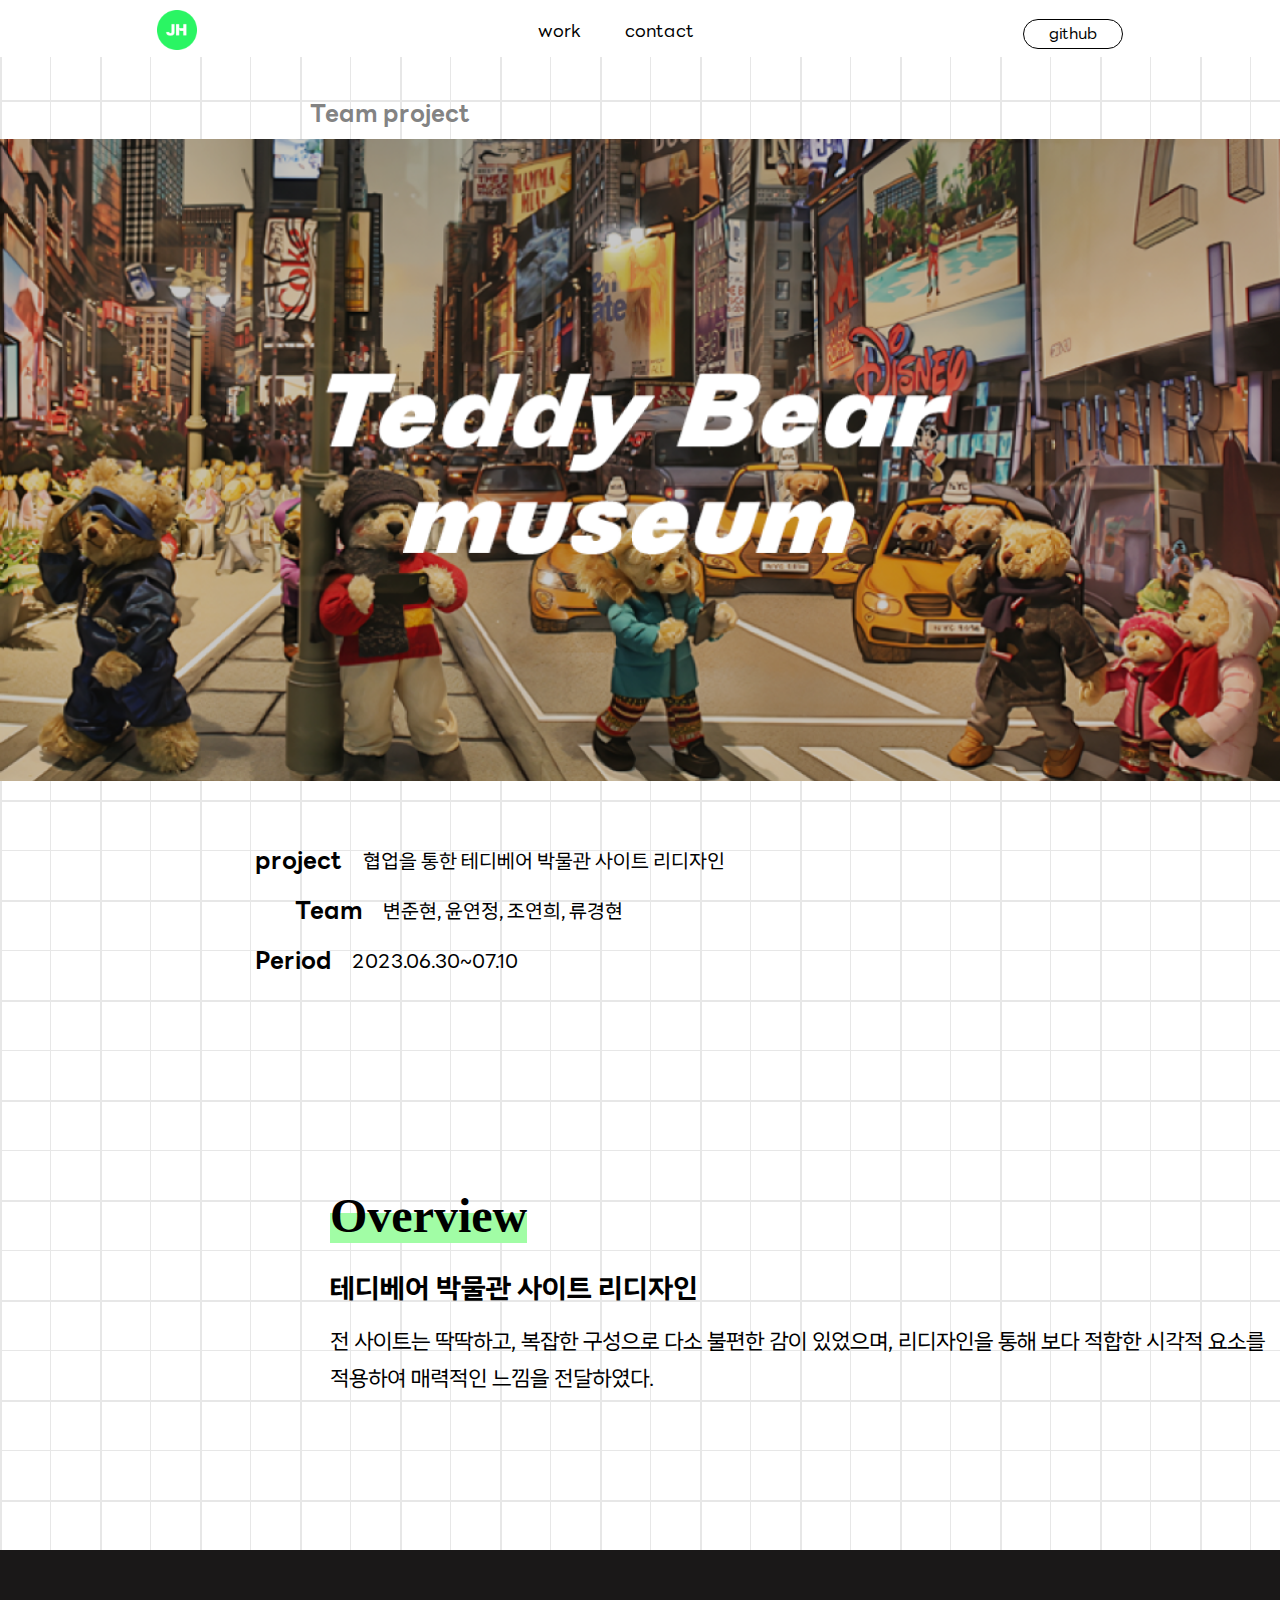
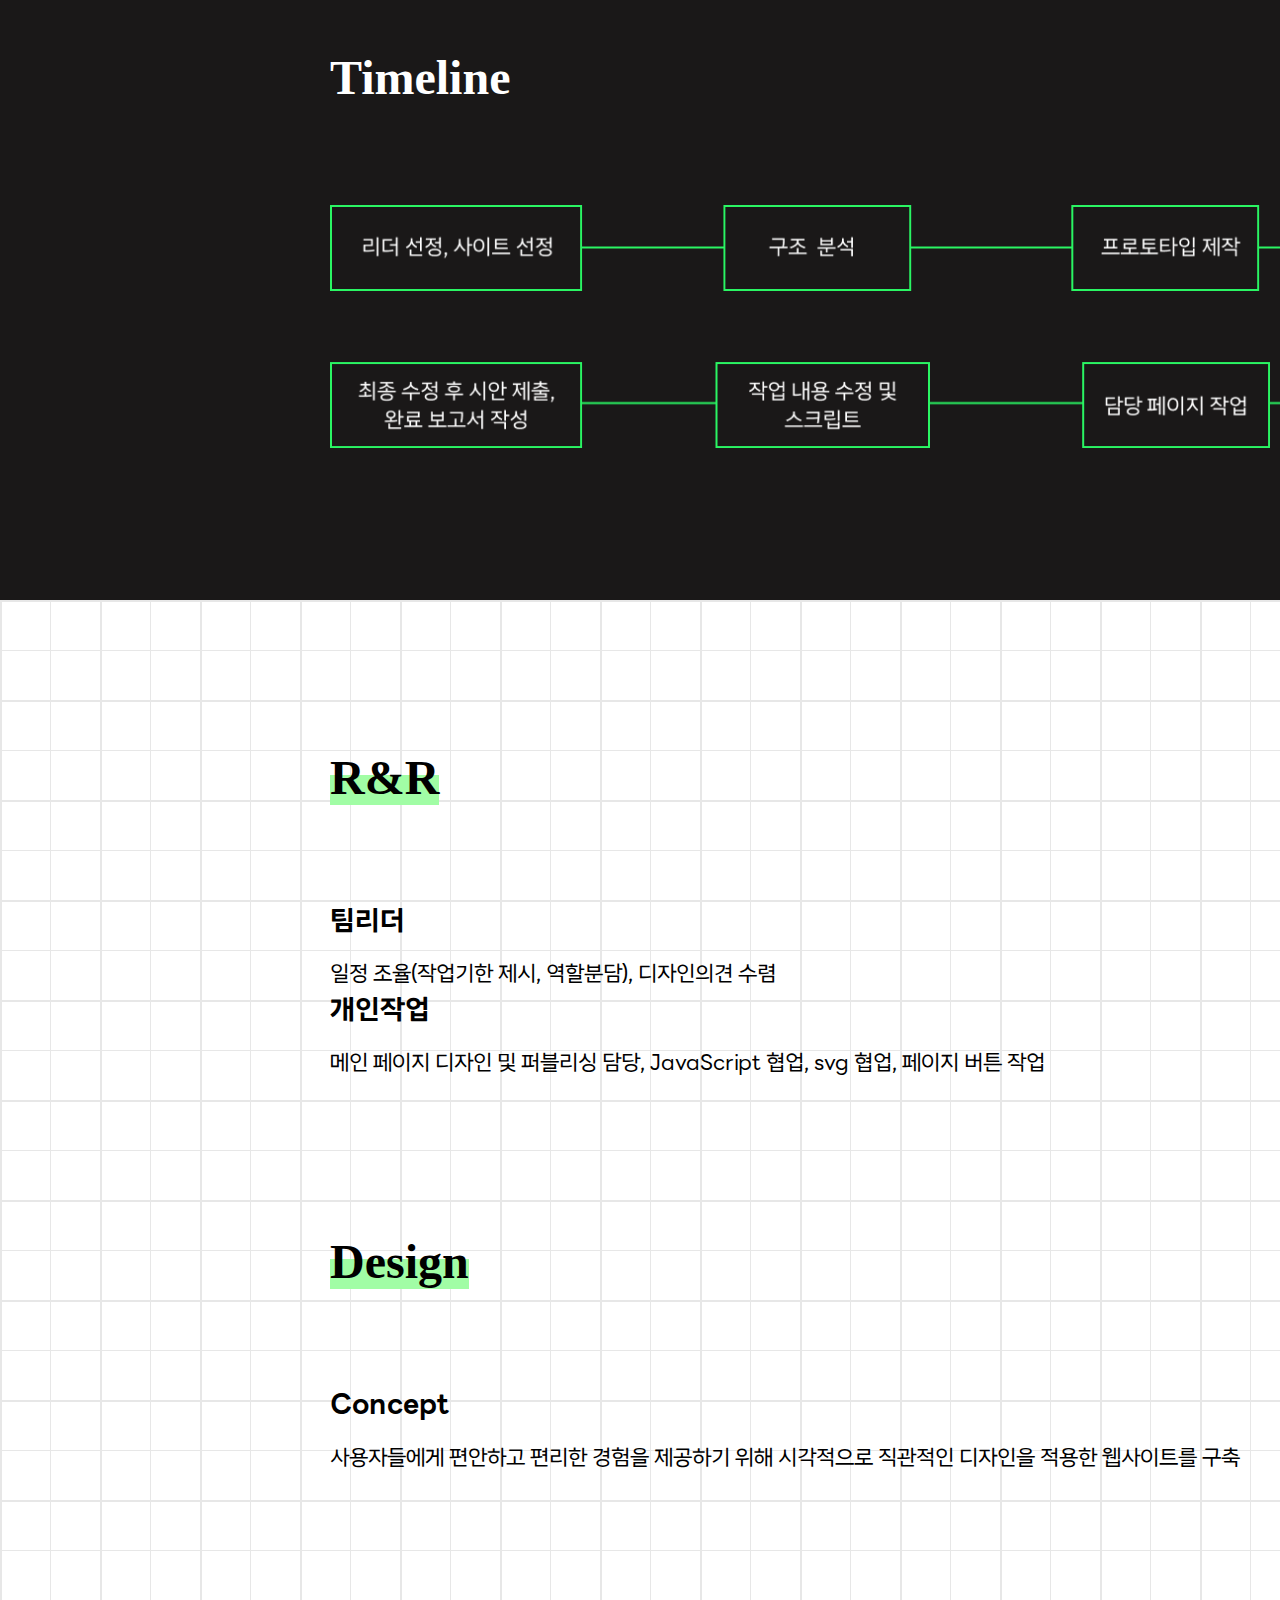
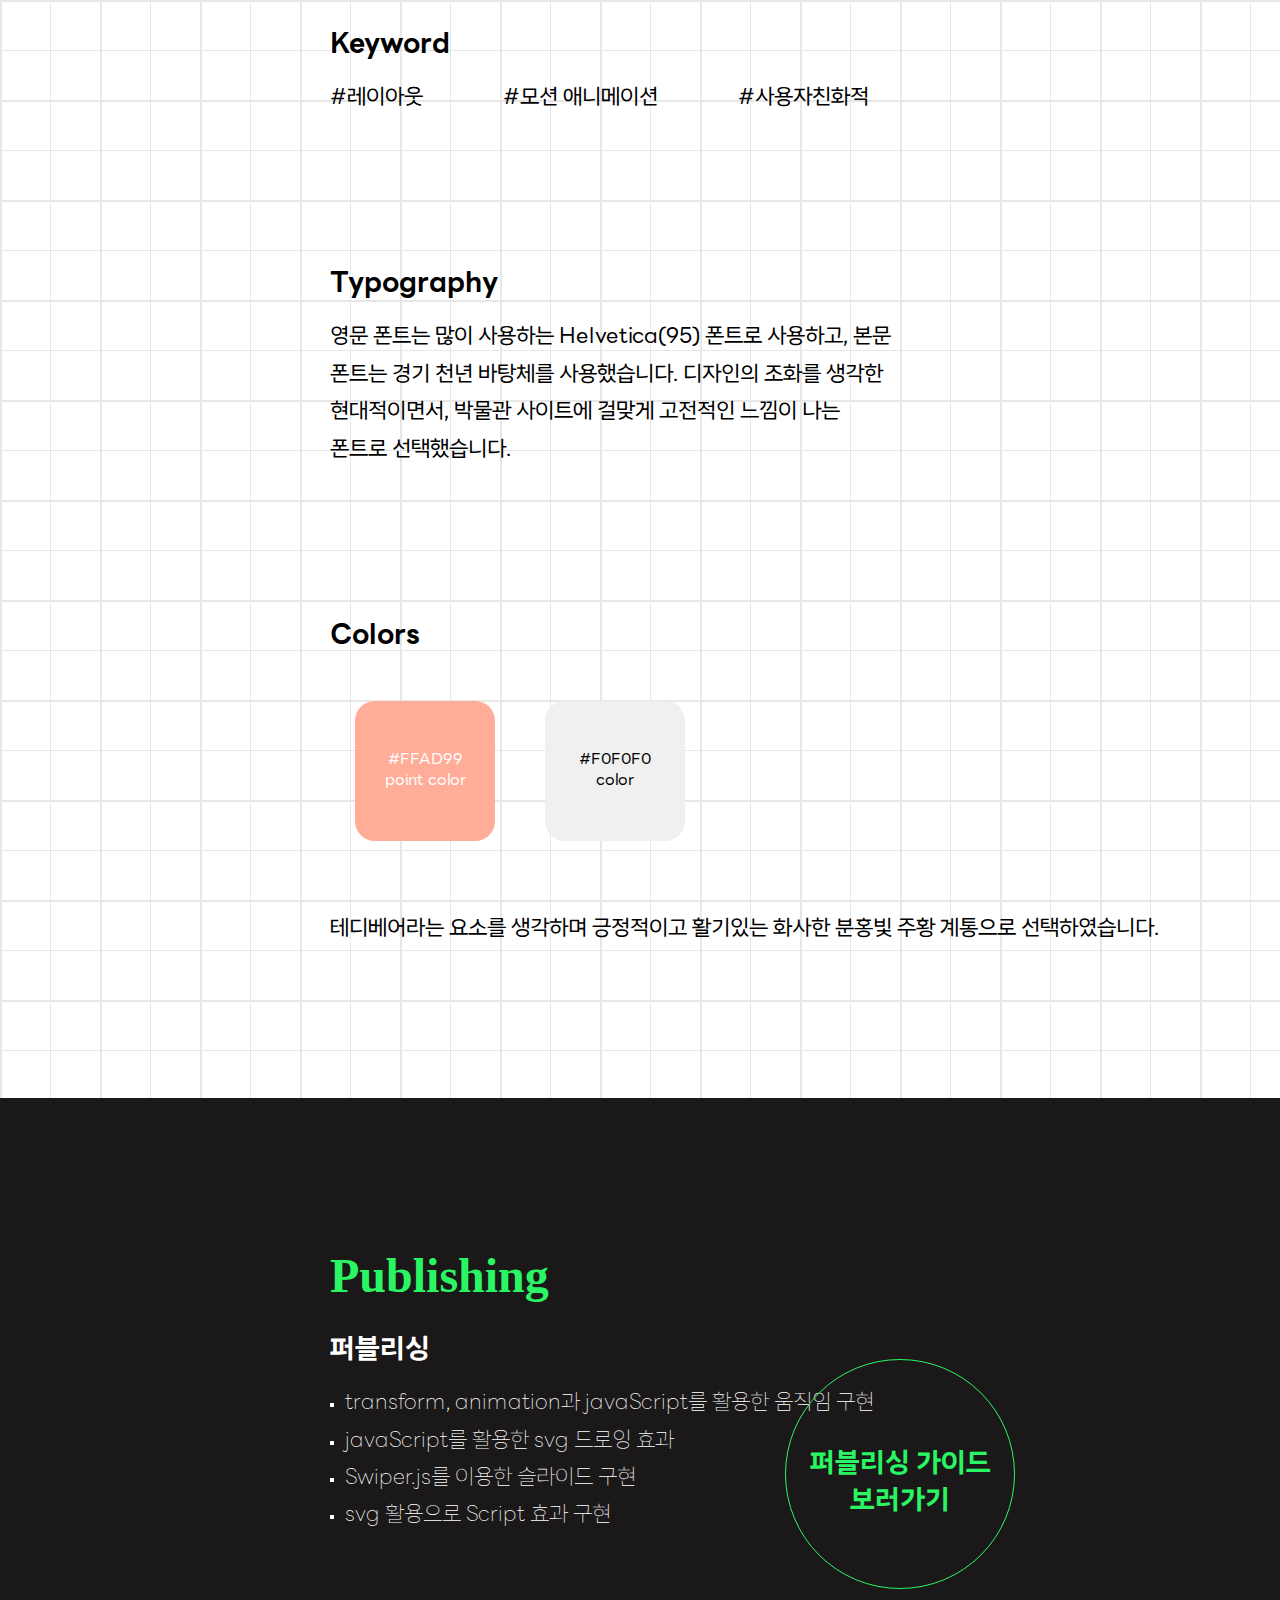
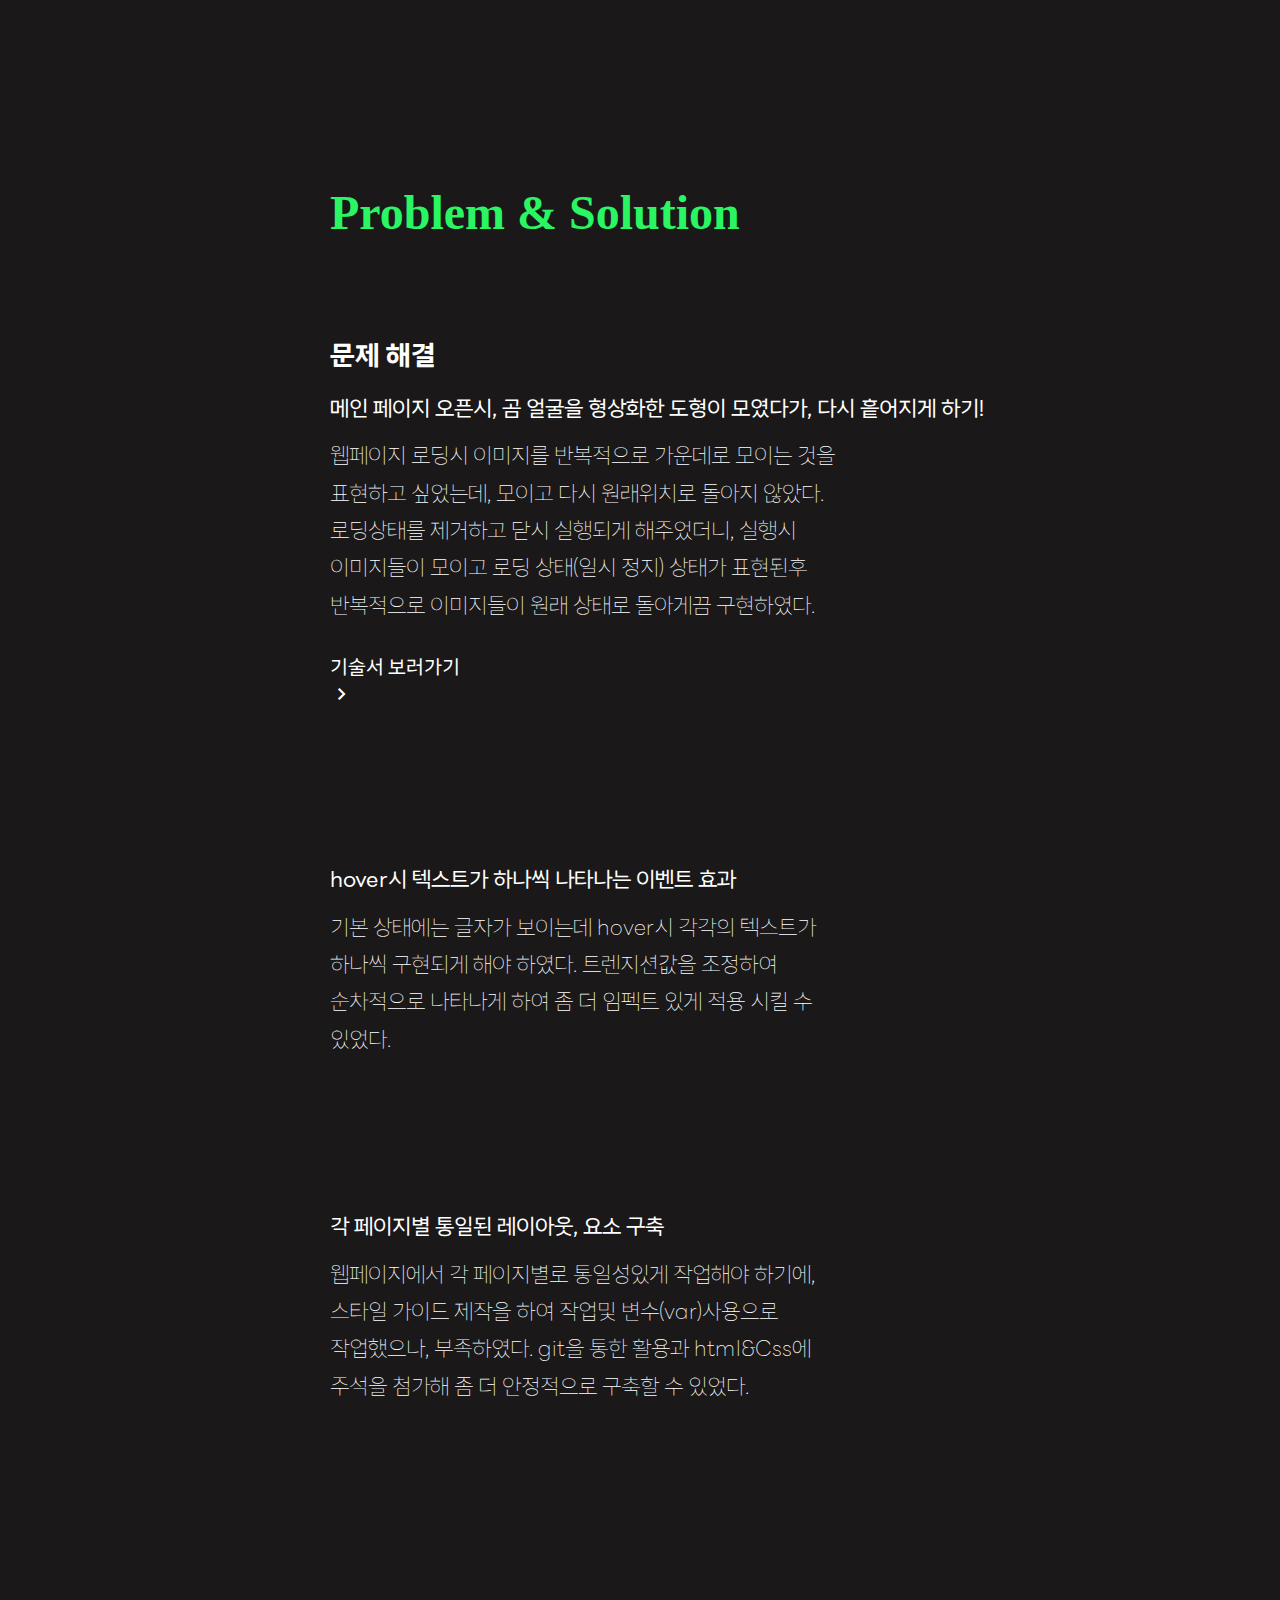
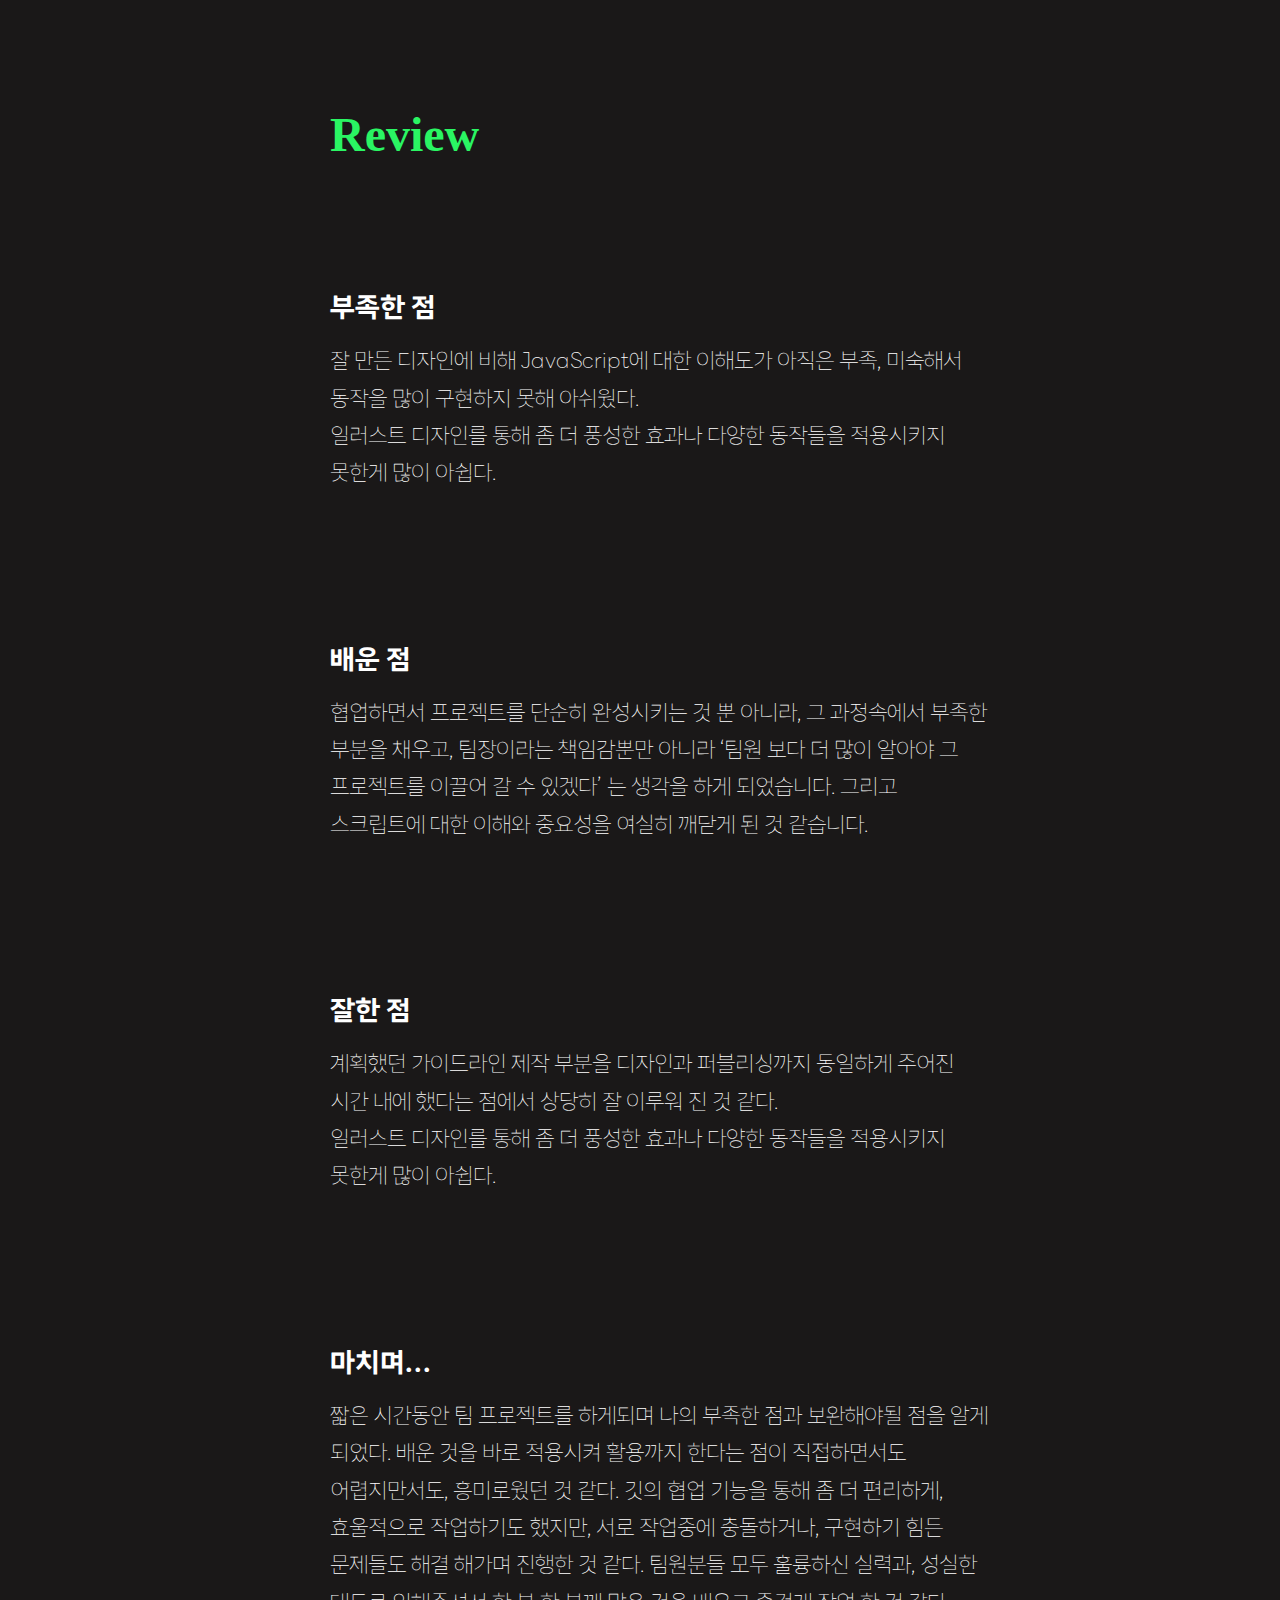
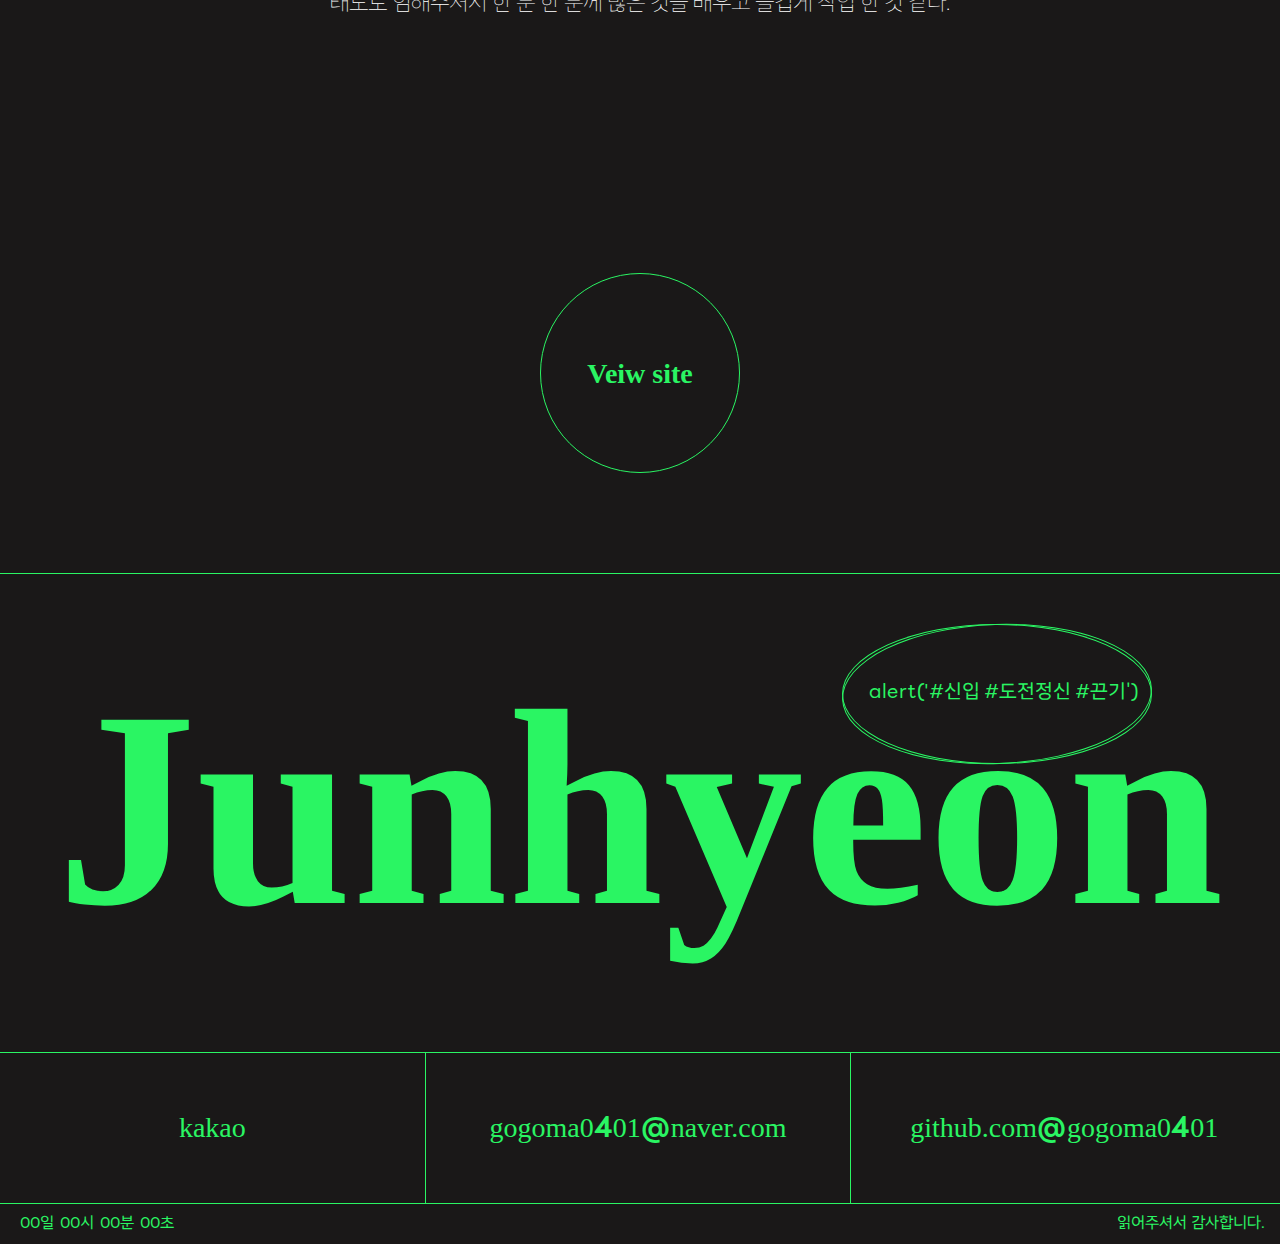
<file: project3/index.html>
<!DOCTYPE html>
<html lang="en">
<head>
    <meta charset="UTF-8">
    <meta name="viewport" content="width=device-width, initial-scale=1.0">
    <title>project3</title>
    <!-- favicon -->
    <link rel="apple-touch-icon" sizes="76x76" href="/apple-touch-icon.png">
    <link rel="icon" type="image/png" sizes="32x32" href="/favicon-32x32.png">
    <link rel="icon" type="image/png" sizes="16x16" href="/favicon-16x16.png">
    <meta name="msapplication-TileColor" content="#da532c">
    <meta name="theme-color" content="#ffffff">
    
    <!-- reset -->
    <link rel="stylesheet" href="../common/style/minireset.min.css">
    <!-- font -->
    <link rel="stylesheet" href="../common/style/fonts.css">
    <!-- aos -->
    <link rel="stylesheet" href="https://unpkg.com/aos@2.3.1/dist/aos.css">
     <!-- 마우스 -->
    <link rel="stylesheet" href="./cursor.css">
    <!-- sub1 css -->
    <link rel="stylesheet" href="./index.css">

    <!-- 화살표 -->
    <link rel="stylesheet" href="https://fonts.googleapis.com/css2?family=Material+Symbols+Outlined:opsz,wght,FILL,GRAD@48,400,0,0" />
    
  
    <!-- script -->
    <link rel="stylesheet" href="../common/style/jquery-3.7.0.min.js">
    <!-- aos -->
    <script src="https://unpkg.com/aos@2.3.1/dist/aos.js"></script> 
     <!-- 마우스 -->
    <script defer src="./custom-cursor.js"></script>
    <!-- sub script -->
    <script defer src="./index.css"></script>
    <body>
        
</head>
<body>
    <!--커스텀 커서 시작-->
    <div id="custom_cursor" class="custom-cursor">
        <div class="custom-cursor-icon"></div>
    </div>
    <!--커스텀 커서 끝-->
    <header>
        <ul>
            <li><img src="./images/Group 48.png" alt="logo"></li>
            <li>
                <ul class="gnb">
                    <li>work</li>
                    <li>contact</li>
                </ul>
            </li>
            <li><a href="https://github.com/gogoma0401/portfolio">github</a></li>
        </ul>
    </header>
    <main>
        
        <div class="main_img">
        <div class="img_txt">Team project</div>
        <img src="./images/teddybear.png">
        </div>
        <div class="box">
           <div class="head_line">
            <ul class="sub">
                <li>project
                    <ul>
                        <li>협업을 통한 테디베어 박물관 사이트 리디자인</li>
                    </ul>
                </li>
                <li>Team
                    <ul>
                        <li>변준현, 윤연정, 조연희, 류경현</li>
                    </ul>
                </li>
                <li>Period
                    <ul>
                        <li>2023.06.30~07.10</li>
                    </ul>
                </li>
            </ul>
            </div>
        </div>

        <div class="overview">
            <h2><span class="highlight">Overview</span></h2>
            <h3>테디베어 박물관 사이트 리디자인</h3>
            <h4>전 사이트는 딱딱하고, 복잡한 구성으로 다소 불편한 감이 있었으며, <span class="highlight2">리디자인을 통해 보다 적합한 시각적 요소를 적용하여 매력적인 느낌을 전달하였다.</span></h4>
        </div>

        <div class="timeline">
            <h2><span class="highlight">Timeline</span></h2>
            <img src="./images/timeline.png" alt="타임라인 이미지">
        </div>

        <div class="responsibilities">
            <h2><span class="highlight">R&R</span></h2>
            <ul>
                <h3>팀리더</h3>
                <h4>일정 조율(작업기한 제시, 역할분담), 디자인의견 수렴</h4>
                
                <h3>개인작업</h3>
                <h4>메인 페이지 디자인 및 퍼블리싱 담당, JavaScript 협업, svg 협업, 페이지 버튼 작업</li>
            
        </div>

        <div class="design">
            <h2><span class="highlight">Design</span></h2>

            <div class="concept">
                <h3>Concept</h3>
                <h4>사용자들에게 편안하고 편리한 경험을 제공하기 위해 시각적으로 직관적인 디자인을 적용한 웹사이트를 구축</h4>
            </div>

            <div class="keyword">
                <h3>Keyword</h3>
                <div class="txt">
                <h4>#레이아웃</h4><h4>#모션 애니메이션</h4><h4>#사용자친화적</h4>
                </div>
            </div>

            <div class="type">
            <h3>Typography</h3>
            <h4>영문 폰트는 많이 사용하는 Helvetica(95) 폰트로 사용하고, 본문 폰트는 경기 천년 바탕체를 사용했습니다. 디자인의 조화를 생각한 현대적이면서, 박물관 사이트에 걸맞게 고전적인 느낌이 나는 폰트로 선택했습니다.</h4>
            </div>

            <div class="container">
                <h3>Colors</h3>
                <div class="colors">
                    <div class="color color1">
                        <ul>
                            <li>#FFAD99</li>
                            <li>point color</li>
                        </ul>
                    </div>
                    <div class="color color2">
                        <ul>
                            <li>#F0F0F0</li>
                            <li>color</li>
                        </ul>
                    </div>
                </div>
                <h4>테디베어라는 요소를 생각하며 긍정적이고 활기있는 화사한 분홍빛 주황 계통으로 선택하였습니다.</h4>
            </div>
        </div>


       <div class="publising">
            <div class="publising_txt">
                <h2>Publishing</h2>
                <h3>퍼블리싱</h3>
                <ul>
                    <li><h4>transform, animation과 javaScript를 활용한 움직임 구현</h4></li>
                    <li><h4>javaScript를 활용한 svg 드로잉 효과</h4></li>
                    <li><h4>Swiper.js를 이용한 슬라이드 구현</h4></li>
                    <li><h4>svg 활용으로 Script 효과 구현</h4></li>
                </ul>
                <div class="site">
                    <h3><a href="./images/publish.pdf" target="_blank">퍼블리싱 가이드 보러가기</a></h3>
                </div>
            </div>
       </div>

        <div class="Problem">
            <div class="solution">
                <h2>Problem & Solution</h2>
                <h3>문제 해결</h3>
                <div class="solving">
                    <h4>메인 페이지 오픈시, 곰 얼굴을 형상화한 도형이 모였다가, 다시 흩어지게 하기!</h4>
                    <h4>웹페이지 로딩시 이미지를  반복적으로 가운데로 모이는 것을 표현하고 싶었는데, 모이고 다시 원래위치로 돌아지 않았다.  로딩상태를 제거하고 닫시 실행되게  해주었더니, 실행시 이미지들이 모이고 로딩 상태(일시 정지) 상태가 표현된후 반복적으로 이미지들이 원래 상태로 돌아게끔 구현하였다.</h4>
                    <div class="site"><a href="./images/skill.pdf" target="_blank">기술서 보러가기</a><span class="material-symbols-outlined">chevron_right</span></div>
                </div>

                <div class="solving">
                    <h4>hover시 텍스트가 하나씩 나타나는 이벤트 효과</h4>
                    <h4>기본 상태에는 글자가 보이는데 hover시 각각의 텍스트가 하나씩 구현되게 해야 하였다. 트렌지션값을 조정하여 순차적으로 나타나게 하여 좀 더 임펙트 있게 적용 시킬 수 있었다.</h4>
                </div>

                <div class="solving">
                    <h4>각 페이지별 통일된 레이아웃, 요소 구축</h4>
                    <h4>웹페이지에서 각 페이지별로 통일성있게 작업해야 하기에,  스타일 가이드 제작을 하여 작업및 변수(var)사용으로 작업했으나, 부족하였다. git을 통한 활용과 html&Css에 주석을 첨가해 좀 더 안정적으로 구축할 수 있었다.</h4>
                </div>
            </div>
       </div>

       <div class="reveiw">
            
            <h2>Review</h2>
            <div class="part">
            <h3>부족한 점</h3>
            <h4>잘 만든 디자인에 비해 JavaScript에 대한 이해도가 아직은 부족, 미숙해서 동작을 많이 구현하지 못해 아쉬웠다.</h4>
            <h4>일러스트 디자인를 통해 좀 더 풍성한 효과나 다양한 동작들을 적용시키지 못한게 많이 아쉽다.</h4>
            </div>

            <div class="part">
            <h3>배운 점</h3>
            <h4>협업하면서 프로젝트를 단순히 완성시키는 것 뿐 아니라, 그 과정속에서 부족한 부분을 채우고, 팀장이라는 책임감뿐만 아니라 ‘팀원 보다 더 많이 알아야 그 프로젝트를 이끌어 갈 수 있겠다’ 는 생각을 하게 되었습니다. 그리고  스크립트에 대한 이해와 중요성을 여실히 깨닫게 된 것 같습니다.</h4>
            </div>

            <div class="part">
            <h3>잘한 점</h3>            
            <h4>계획했던 가이드라인 제작 부분을 디자인과 퍼블리싱까지 동일하게 주어진 시간 내에 했다는 점에서 상당히 잘 이루워 진 것 같다.</h4>
            <h4>일러스트 디자인를 통해 좀 더 풍성한 효과나 다양한 동작들을 적용시키지 못한게 많이 아쉽다.</h4>
            </div>

            <div class="part">
                <h3>마치며...</h3>
                <h4>짧은 시간동안 팀 프로젝트를  하게되며 나의 부족한 점과 보완해야될 점을 알게 되었다. 배운 것을 바로 적용시켜 활용까지 한다는 점이 직접하면서도 어렵지만서도, 
                흥미로웠던 것 같다. 깃의 협업 기능을 통해 좀 더 편리하게, 효울적으로 작업하기도 했지만, 서로 작업중에 충돌하거나, 구현하기 힘든 문제들도 해결 해가며 진행한 것 같다. 팀원분들 모두 훌륭하신 실력과, 성실한 태도로 임해주셔서 한 분 한 분께 많은 것을 배우고  즐겁게 작업 한 것 같다.</h4>
                </div>
            </div>
       </div>

    </div>
        <div class="veiw">
            <h2><a href="../teddybear/index.html" target="_blank">Veiw site</a></h2>
        </div>
    </div>

    <section>
        <div class="introduce">
            <div class="circle circle3"></div>
            <div class="circle circle4"></div>
            <div class="circle_txt">
                <p>alert('#신입 #도전정신 #끈기')</p>
            </div>
            <ul>
                <li>Junhyeon</li>
                <li class="paper"><a href="">kakao</a>
                    <ul>
                        <li>
                            <div class="sticker-hover __web-inspector-hide-shortcut__">
                                <div class="sticker part" data-type="1" data-num="1" data-order="1"
                                    style="transform: translate(0px, 380px) rotate(80.94deg);"><img
                                        src="./images/sticker1.png"></div>
    
                                <div class="sticker part" data-type="1" data-num="2" data-order="6"
                                    style="transform: translate(0px, 380px) rotate(-26.37deg);"><img
                                        src="./images/sticker1.png"></div>
    
                                <div class="sticker part" data-type="1" data-num="3" data-order="8"
                                    style="transform: translate(0px, 380px) rotate(52.22deg);"><img
                                        src="./images/sticker1.png"></div>
    
                                <div class="sticker part" data-type="1" data-num="4" data-order="15"
                                    style="transform: translate(0px, 380px) rotate(53.76deg);"><img
                                        src="./images/sticker1.png"></div>
    
                                <div class="sticker part" data-type="2" data-num="1" data-order="10"
                                    style="transform: translate(0px, 380px) rotate(39.57deg);"><img
                                        src="./images/sticker2.png"></div>
    
                                <div class="sticker part" data-type="2" data-num="2" data-order="3"
                                    style="transform: translate(0px, 380px) rotate(1.02deg);"><img
                                        src="./images/sticker2.png"></div>
    
                                <div class="sticker part" data-type="2" data-num="3" data-order="7"
                                    style="transform: translate(0px, 380px) rotate(-94.56deg);"><img
                                        src="./images/sticker2.png"></div>
    
                                <div class="sticker part" data-type="2" data-num="4" data-order="12"
                                    style="transform: translate(0px, 380px) rotate(39.37deg);"><img
                                        src="./images/sticker2.png"></div>
    
                                <div class="sticker part" data-type="2" data-num="5" data-order="11"
                                    style="transform: translate(0px, 380px) rotate(59.53deg);"><img
                                        src="./images/sticker2.png"></div>
    
                                <div class="sticker part" data-type="3" data-num="1" data-order="13"
                                    style="transform: translate(0px, 380px) rotate(0.36deg);"><img
                                        src="./images/sticker3.png"></div>
    
                                <div class="sticker part" data-type="4" data-num="1" data-order="4"
                                    style="transform: translate(0px, 380px) rotate(22.62deg);"><img
                                        src="./images/sticker4.png"></div>
    
                                <div class="sticker part" data-type="4" data-num="2" data-order="14"
                                    style="transform: translate(0px, 380px) rotate(-50.68deg);"><img
                                        src="./images/sticker5.png"></div>
    
                                <div class="sticker part" data-type="5" data-num="1" data-order="2"
                                    style="transform: translate(0px, 380px) rotate(56.69deg);"><img
                                        src="./images/sticker5.png"></div>
    
                                <div class="sticker part" data-type="5" data-num="2" data-order="5"
                                    style="transform: translate(0px, 380px) rotate(-62.45deg);"><img
                                        src="./images/sticker5.png"></div>
    
                                <div class="sticker part" data-type="5" data-num="3" data-order="9"
                                    style="transform: translate(0px, 380px) rotate(59.43deg);"><img
                                        src="./images/sticker5.png"></div>
    
                                <div class="sticker part" data-type="5" data-num="4" data-order="16"
                                    style="transform: translate(0px, 380px) rotate(71.17deg);"><img
                                        src="./images/sticker5.png"></div>
                            </div>
                        </li>
                    </ul>
                </li>
                <li class="paper"><a href="">gogoma0<span class="new_type">4</span>01<span
                            class="new_type">@</span>naver.com</a>
                    <ul>
                        <li>
                            <div class="sticker-hover __web-inspector-hide-shortcut__">
                                <div class="sticker part" data-type="1" data-num="1" data-order="1"
                                    style="transform: translate(0px, 380px) rotate(80.94deg);"><img
                                        src="./images/sticker1.png"></div>
    
                                <div class="sticker part" data-type="1" data-num="2" data-order="6"
                                    style="transform: translate(0px, 380px) rotate(-26.37deg);"><img
                                        src="./images/sticker1.png"></div>
    
                                <div class="sticker part" data-type="1" data-num="3" data-order="8"
                                    style="transform: translate(0px, 380px) rotate(52.22deg);"><img
                                        src="./images/sticker1.png"></div>
    
                                <div class="sticker part" data-type="1" data-num="4" data-order="15"
                                    style="transform: translate(0px, 380px) rotate(53.76deg);"><img
                                        src="./images/sticker1.png"></div>
    
                                <div class="sticker part" data-type="2" data-num="1" data-order="10"
                                    style="transform: translate(0px, 380px) rotate(39.57deg);"><img
                                        src="./images/sticker2.png"></div>
    
                                <div class="sticker part" data-type="2" data-num="2" data-order="3"
                                    style="transform: translate(0px, 380px) rotate(1.02deg);"><img
                                        src="./images/sticker2.png"></div>
    
                                <div class="sticker part" data-type="2" data-num="3" data-order="7"
                                    style="transform: translate(0px, 380px) rotate(-94.56deg);"><img
                                        src="./images/sticker2.png"></div>
    
                                <div class="sticker part" data-type="2" data-num="4" data-order="12"
                                    style="transform: translate(0px, 380px) rotate(39.37deg);"><img
                                        src="./images/sticker2.png"></div>
    
                                <div class="sticker part" data-type="2" data-num="5" data-order="11"
                                    style="transform: translate(0px, 380px) rotate(59.53deg);"><img
                                        src="./images/sticker2.png"></div>
    
                                <div class="sticker part" data-type="3" data-num="1" data-order="13"
                                    style="transform: translate(0px, 380px) rotate(0.36deg);"><img
                                        src="./images/sticker3.png"></div>
    
                                <div class="sticker part" data-type="4" data-num="1" data-order="4"
                                    style="transform: translate(0px, 380px) rotate(22.62deg);"><img
                                        src="./images/sticker4.png"></div>
    
                                <div class="sticker part" data-type="4" data-num="2" data-order="14"
                                    style="transform: translate(0px, 380px) rotate(-50.68deg);"><img
                                        src="./images/sticker5.png"></div>
    
                                <div class="sticker part" data-type="5" data-num="1" data-order="2"
                                    style="transform: translate(0px, 380px) rotate(56.69deg);"><img
                                        src="./images/sticker5.png"></div>
    
                                <div class="sticker part" data-type="5" data-num="2" data-order="5"
                                    style="transform: translate(0px, 380px) rotate(-62.45deg);"><img
                                        src="./images/sticker5.png"></div>
    
                                <div class="sticker part" data-type="5" data-num="3" data-order="9"
                                    style="transform: translate(0px, 380px) rotate(59.43deg);"><img
                                        src="./images/sticker5.png"></div>
    
                                <div class="sticker part" data-type="5" data-num="4" data-order="16"
                                    style="transform: translate(0px, 380px) rotate(71.17deg);"><img
                                        src="./images/sticker5.png"></div>
                            </div>
                        </li>
                    </ul>
                </li>
                <li class="paper"><a href="https://github.com/gogoma0401/portfolio">github.com<span
                            class="new_type">@</span>gogoma0<span class="new_type">4</span>01</a>
                    <ul>
                        <li>
                            <div class="sticker-hover __web-inspector-hide-shortcut__">
                                <div class="sticker part" data-type="1" data-num="1" data-order="1"
                                    style="transform: translate(0px, 380px) rotate(80.94deg);"><img
                                        src="./images/sticker1.png"></div>
    
                                <div class="sticker part" data-type="1" data-num="2" data-order="6"
                                    style="transform: translate(0px, 380px) rotate(-26.37deg);"><img
                                        src="./images/sticker1.png"></div>
    
                                <div class="sticker part" data-type="1" data-num="3" data-order="8"
                                    style="transform: translate(0px, 380px) rotate(52.22deg);"><img
                                        src="./images/sticker1.png"></div>
    
                                <div class="sticker part" data-type="1" data-num="4" data-order="15"
                                    style="transform: translate(0px, 380px) rotate(53.76deg);"><img
                                        src="./images/sticker1.png"></div>
    
                                <div class="sticker part" data-type="2" data-num="1" data-order="10"
                                    style="transform: translate(0px, 380px) rotate(39.57deg);"><img
                                        src="./images/sticker2.png"></div>
    
                                <div class="sticker part" data-type="2" data-num="2" data-order="3"
                                    style="transform: translate(0px, 380px) rotate(1.02deg);"><img
                                        src="./images/sticker2.png"></div>
    
                                <div class="sticker part" data-type="2" data-num="3" data-order="7"
                                    style="transform: translate(0px, 380px) rotate(-94.56deg);"><img
                                        src="./images/sticker2.png"></div>
    
                                <div class="sticker part" data-type="2" data-num="4" data-order="12"
                                    style="transform: translate(0px, 380px) rotate(39.37deg);"><img
                                        src="./images/sticker2.png"></div>
    
                                <div class="sticker part" data-type="2" data-num="5" data-order="11"
                                    style="transform: translate(0px, 380px) rotate(59.53deg);"><img
                                        src="./images/sticker2.png"></div>
    
                                <div class="sticker part" data-type="3" data-num="1" data-order="13"
                                    style="transform: translate(0px, 380px) rotate(0.36deg);"><img
                                        src="./images/sticker3.png"></div>
    
                                <div class="sticker part" data-type="4" data-num="1" data-order="4"
                                    style="transform: translate(0px, 380px) rotate(22.62deg);"><img
                                        src="./images/sticker4.png"></div>
    
                                <div class="sticker part" data-type="4" data-num="2" data-order="14"
                                    style="transform: translate(0px, 380px) rotate(-50.68deg);"><img
                                        src="./images/sticker5.png"></div>
    
                                <div class="sticker part" data-type="5" data-num="1" data-order="2"
                                    style="transform: translate(0px, 380px) rotate(56.69deg);"><img
                                        src="./images/sticker5.png"></div>
    
                                <div class="sticker part" data-type="5" data-num="2" data-order="5"
                                    style="transform: translate(0px, 380px) rotate(-62.45deg);"><img
                                        src="./images/sticker5.png"></div>
    
                                <div class="sticker part" data-type="5" data-num="3" data-order="9"
                                    style="transform: translate(0px, 380px) rotate(59.43deg);"><img
                                        src="./images/sticker5.png"></div>
    
                                <div class="sticker part" data-type="5" data-num="4" data-order="16"
                                    style="transform: translate(0px, 380px) rotate(71.17deg);"><img
                                        src="./images/sticker5.png"></div>
                            </div>
                        </li>
                    </ul>
                </li>
            </ul>
        </div>
    </main>
    <footer>
        <ul>
            <li>
                <ul class="timer-list">
                    <li class="date"><span>00</span>일</li>
                    <li class="hours"><span>00</span>시</li>
                    <li class="minutes"><span>00</span>분</li>
                    <li class="seconds"><span>00</span>초</li>
                </ul>
            </li>
            <li>읽어주셔서 감사합니다.</li>
        </ul>
    </footer>

    <script> 
            AOS.init(); // 자바스크립트로 init()을 해야 동작한다.
    </script>
</body>
</html>
</file>
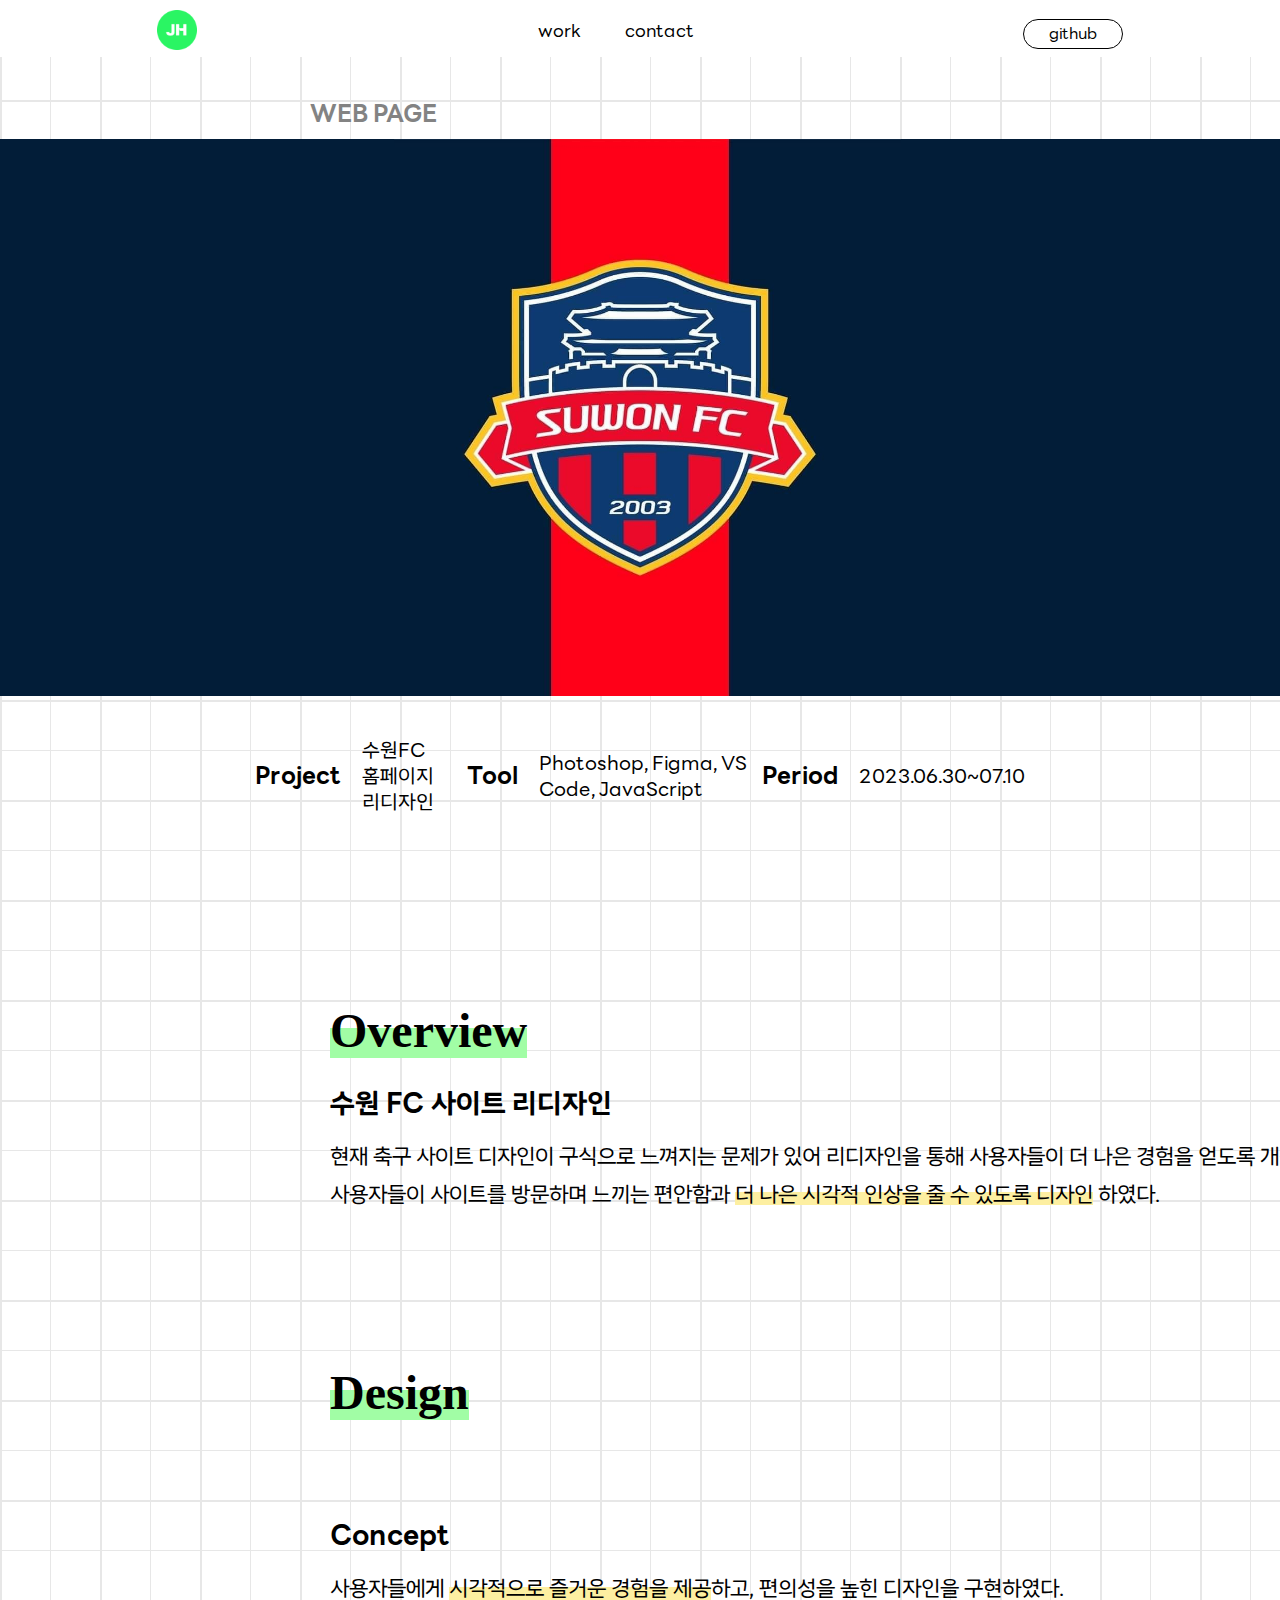
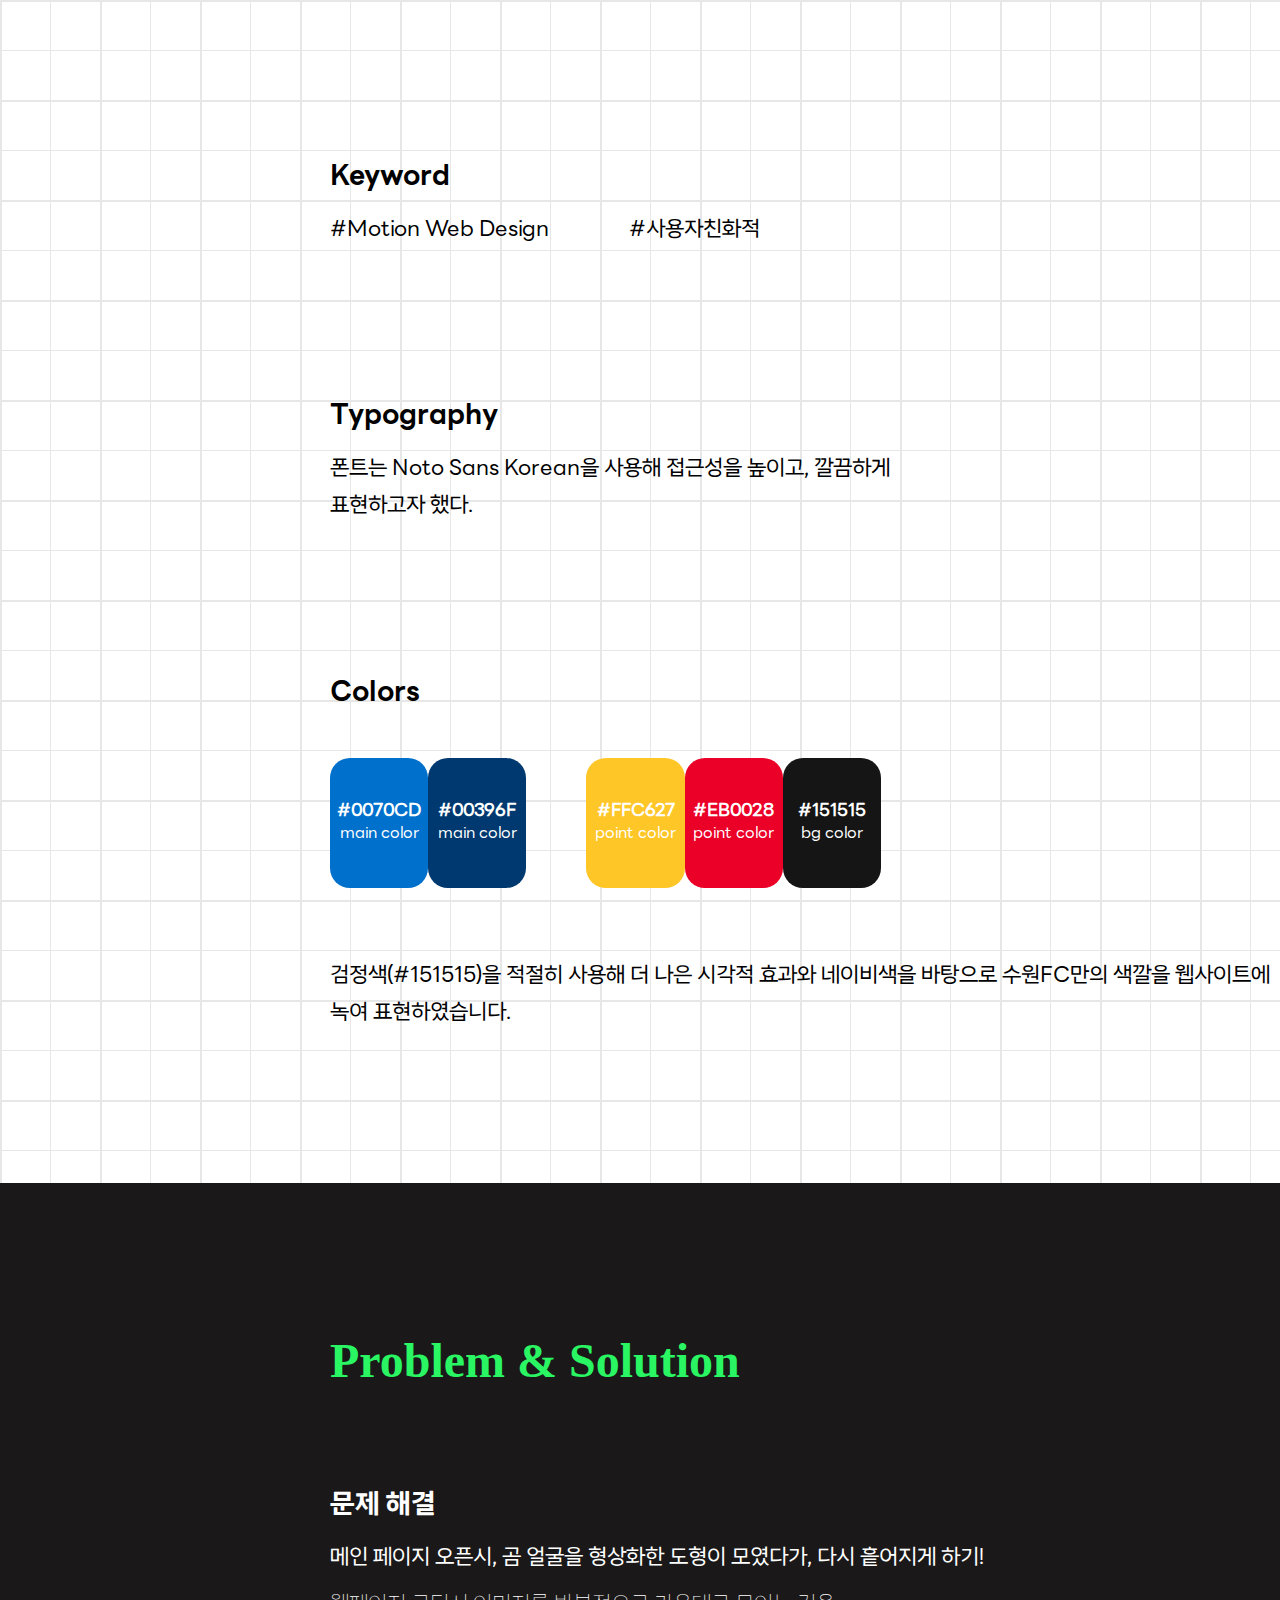
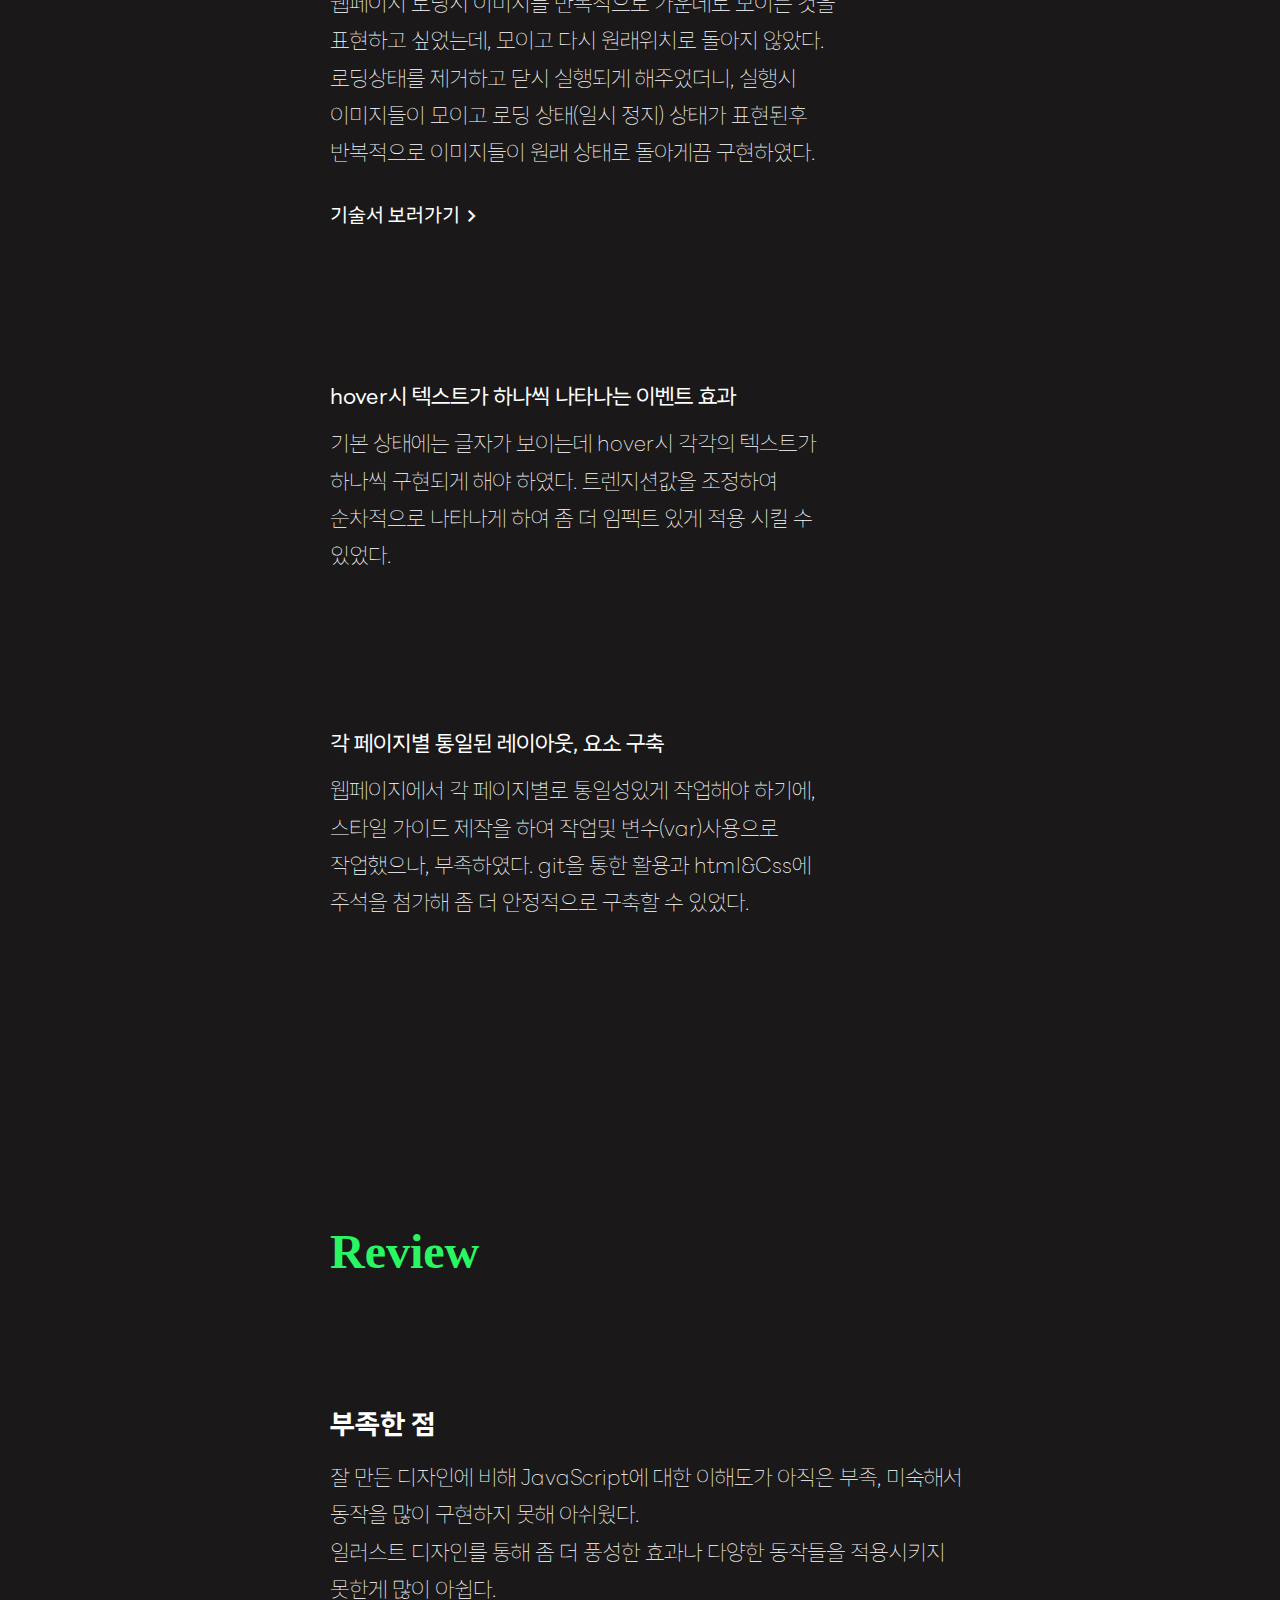
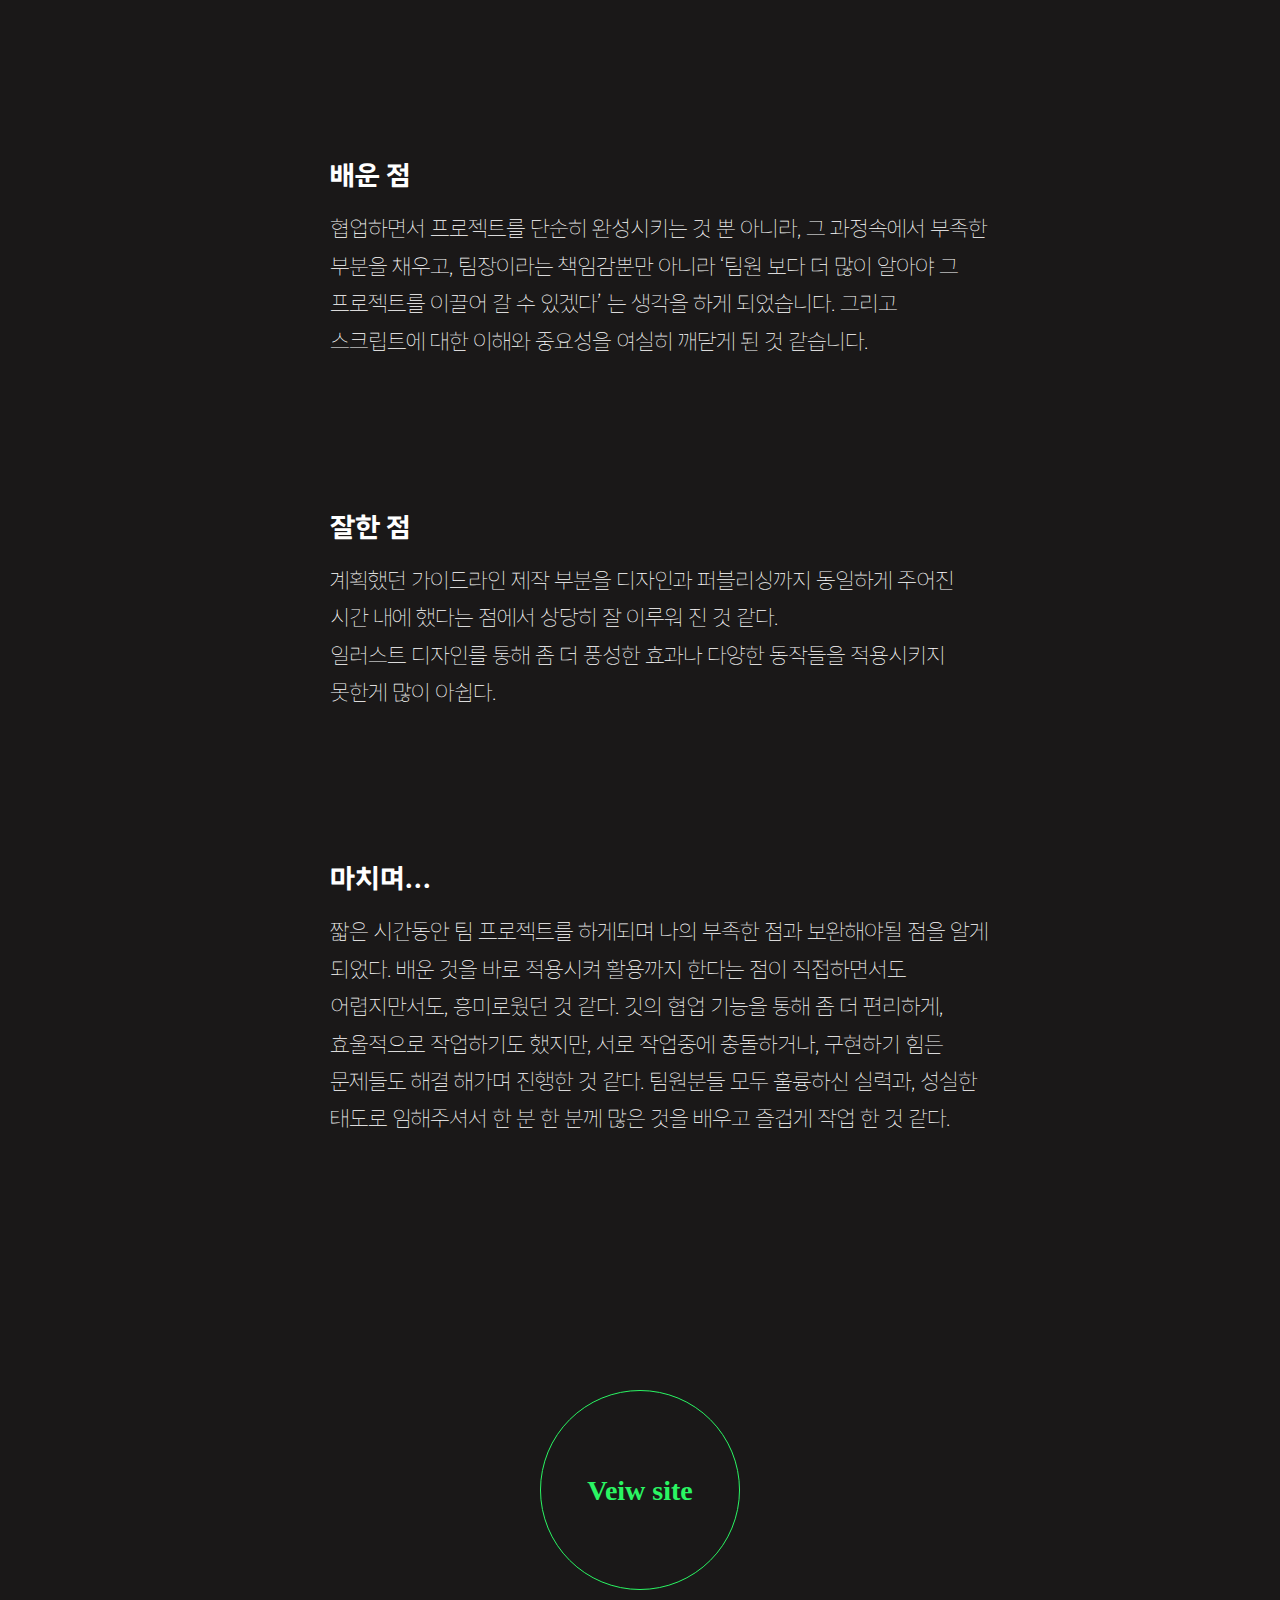
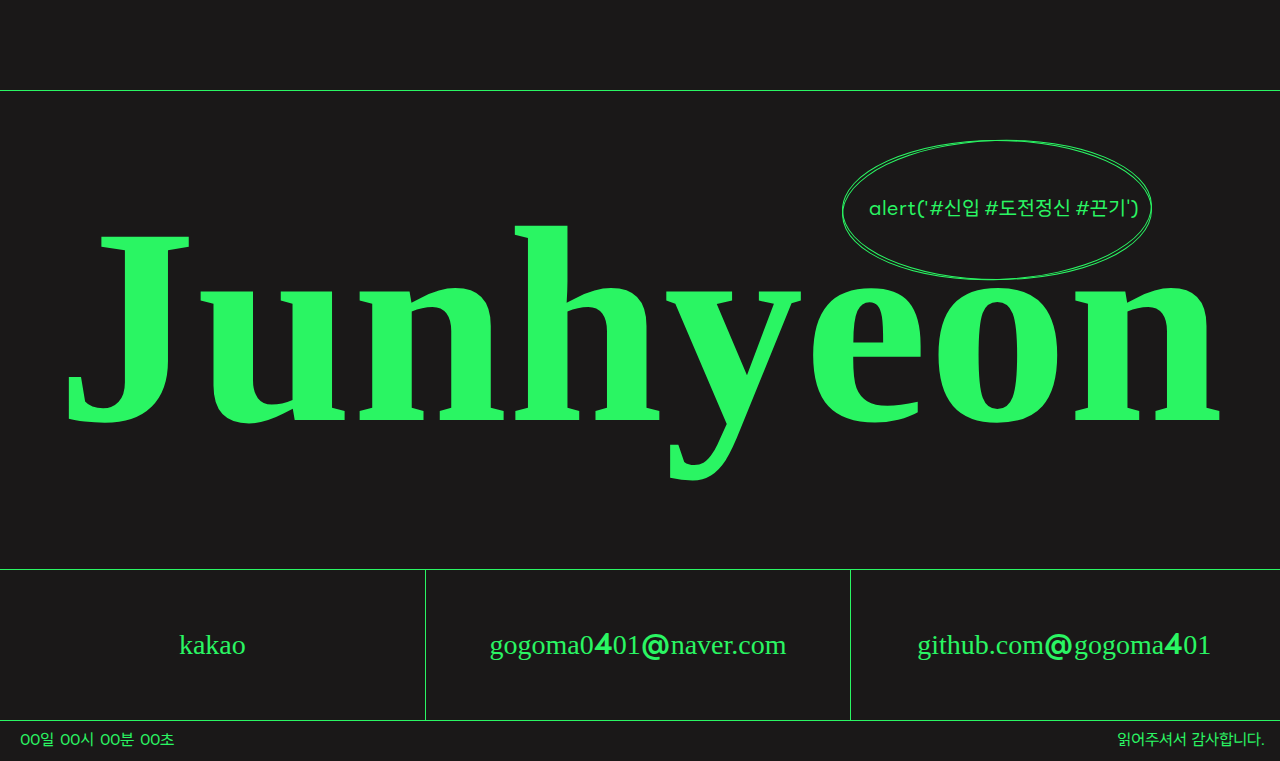
<file: project4/index.html>
<!DOCTYPE html>
<html lang="en">
<head>
    <meta charset="UTF-8">
    <meta name="viewport" content="width=device-width, initial-scale=1.0">
    <title>project4</title>
    <!-- favicon -->

    <!-- reset -->
    <link rel="stylesheet" href="../common/style/minireset.min.css">
    <!-- font -->
    <link rel="stylesheet" href="../common/style/fonts.css">
    <!-- aos -->
    <link rel="stylesheet" href="https://unpkg.com/aos@2.3.1/dist/aos.css">
    <!-- 마우스 -->
    <link rel="stylesheet" href="./cursor.css">
    <!-- 화살표 -->
    <link rel="stylesheet" href="https://fonts.googleapis.com/css2?family=Material+Symbols+Outlined:opsz,wght,FILL,GRAD@48,400,0,0" />
    <!-- css -->
    <link rel="stylesheet" href="./index.css">
    
  
    <!-- script -->
    <link rel="stylesheet" href="../common/style/jquery-3.7.0.min.js">
    <!-- aos -->
    <script src="https://unpkg.com/aos@2.3.1/dist/aos.js"></script>
    <!-- 마우스 -->
    <script defer src="./custom-cursor.js"></script>
    <!-- sub script -->
    <script defer src="./index.css"></script>
    
    <body>
        
</head>
<body>
    <!--커스텀 커서 시작-->
    <div id="custom_cursor" class="custom-cursor">
        <div class="custom-cursor-icon"></div>
    </div>
    <!--커스텀 커서 끝-->
    <header>
        
        <ul>
            <li><img src="./images/Group 48.png" alt="logo"></li>
            <li>
                <ul class="gnb">
                    <li>work</li>
                    <li>contact</li>
                </ul>
            </li>
            <li><a href="https://github.com/gogoma0401/portfolio">github</a></li>
        </ul>
    </header>
    <main>
        
        <div class="main_img">
        <div class="img_txt">WEB PAGE</div>
        <img src="./images/suwonfc.png">
        </div>
        <div class="box">
           <div class="head_line">
            <ul class="sub">
                <li>Project
                    <ul>
                        <li>수원FC 홈페이지 리디자인</li>
                    </ul>
                </li>
                <li>Tool
                    <ul>
                        <li>Photoshop, Figma, VS Code, JavaScript</li>
                    </ul>
                </li>
                <li>Period
                    <ul>
                        <li>2023.06.30~07.10</li>
                    </ul>
                </li>
            </ul>
            </div>
        </div>

        <div class="overview">
            <h2><span class="highlight">Overview</span></h2>
            <h3>수원 FC 사이트 리디자인</h3>
            <h4>현재 축구 사이트 디자인이 구식으로 느껴지는 문제가 있어 리디자인을 통해 사용자들이 더 나은 경험을 얻도록 개선하고자 했다.
            사용자들이 사이트를 방문하며 느끼는 편안함과 <span class="highlight2">더 나은 시각적 인상을 줄 수 있도록 디자인</span> 하였다.</h4>
        </div>


        <div class="design">
            <h2><span class="highlight">Design</span></h2>

            <div class="concept">
                <h3>Concept</h3>
                <h4>사용자들에게 <span class="highlight2">시각적으로 즐거운 경험을 제공</span>하고, 편의성을 높힌 디자인을 구현하였다.</h4>
            </div>

            <div class="keyword">
                <h3>Keyword</h3>
                <div class="txt">
                <h4>#Motion Web Design</h4><h4>#사용자친화적</h4>
                </div>
            </div>

            <div class="type">
            <h3>Typography</h3>
            <h4>폰트는 Noto Sans Korean을 사용해 접근성을 높이고, 깔끔하게 표현하고자 했다.</h4>
            </div>

            <div class="container">
                <h3>Colors</h3>
                <div class="colors">
                    <div class="color color3">
                        <ul>
                            <li>#0070CD</li>
                            <li>main color</li>
                        </ul>
                    </div>
                    <div class="color color4">
                        <ul>
                            <li>#00396F</li>
                            <li>main color</li>
                        </ul>
                    </div>
                    <div class="color color1">
                        <ul>
                            <li>#FFC627</li>
                            <li>point color</li>
                        </ul>
                    </div>
                    <div class="color color2">
                        <ul>
                            <li>#EB0028</li>
                            <li>point color</li>
                        </ul>
                    </div>
                    
                    <div class="color color5">
                        <ul>
                            <li>#151515</li>
                            <li>bg color</li>
                        </ul> 
                    </div>
                </div>
                <h4>검정색(#151515)을 적절히 사용해 더 나은 시각적 효과와 네이비색을 바탕으로 수원FC만의 색깔을 웹사이트에 녹여 표현하였습니다.</h4>
            </div>
        </div>

        <div class="Problem">
            <div class="solution">
                <h2>Problem & Solution</h2>
                <h3>문제 해결</h3>
                <div class="solving">
                    <h4>메인 페이지 오픈시, 곰 얼굴을 형상화한 도형이 모였다가, 다시 흩어지게 하기!</h4>
                    <h4>웹페이지 로딩시 이미지를  반복적으로 가운데로 모이는 것을 표현하고 싶었는데, 모이고 다시 원래위치로 돌아지 않았다.  로딩상태를 제거하고 닫시 실행되게  해주었더니, 실행시 이미지들이 모이고 로딩 상태(일시 정지) 상태가 표현된후 반복적으로 이미지들이 원래 상태로 돌아게끔 구현하였다.</h4>
                    <div class="site"><a href="#" target="_blank">기술서 보러가기</a><span class="material-symbols-outlined">chevron_right</span></div>
                </div>

                <div class="solving">
                    <h4>hover시 텍스트가 하나씩 나타나는 이벤트 효과</h4>
                    <h4>기본 상태에는 글자가 보이는데 hover시 각각의 텍스트가 하나씩 구현되게 해야 하였다. 트렌지션값을 조정하여 순차적으로 나타나게 하여 좀 더 임펙트 있게 적용 시킬 수 있었다.</h4>
                </div>

                <div class="solving">
                    <h4>각 페이지별 통일된 레이아웃, 요소 구축</h4>
                    <h4>웹페이지에서 각 페이지별로 통일성있게 작업해야 하기에,  스타일 가이드 제작을 하여 작업및 변수(var)사용으로 작업했으나, 부족하였다. git을 통한 활용과 html&Css에 주석을 첨가해 좀 더 안정적으로 구축할 수 있었다.</h4>
                </div>
            </div>
       </div>

       <div class="reveiw">
            
            <h2>Review</h2>
            <div class="part">
            <h3>부족한 점</h3>
            <h4>잘 만든 디자인에 비해 JavaScript에 대한 이해도가 아직은 부족, 미숙해서 동작을 많이 구현하지 못해 아쉬웠다.</h4>
            <h4>일러스트 디자인를 통해 좀 더 풍성한 효과나 다양한 동작들을 적용시키지 못한게 많이 아쉽다.</h4>
            </div>

            <div class="part">
            <h3>배운 점</h3>
            <h4>협업하면서 프로젝트를 단순히 완성시키는 것 뿐 아니라, 그 과정속에서 부족한 부분을 채우고, 팀장이라는 책임감뿐만 아니라 ‘팀원 보다 더 많이 알아야 그 프로젝트를 이끌어 갈 수 있겠다’ 는 생각을 하게 되었습니다. 그리고  스크립트에 대한 이해와 중요성을 여실히 깨닫게 된 것 같습니다.</h4>
            </div>

            <div class="part">
            <h3>잘한 점</h3>            
            <h4>계획했던 가이드라인 제작 부분을 디자인과 퍼블리싱까지 동일하게 주어진 시간 내에 했다는 점에서 상당히 잘 이루워 진 것 같다.</h4>
            <h4>일러스트 디자인를 통해 좀 더 풍성한 효과나 다양한 동작들을 적용시키지 못한게 많이 아쉽다.</h4>
            </div>

            <div class="part">
                <h3>마치며...</h3>
                <h4>짧은 시간동안 팀 프로젝트를  하게되며 나의 부족한 점과 보완해야될 점을 알게 되었다. 배운 것을 바로 적용시켜 활용까지 한다는 점이 직접하면서도 어렵지만서도, 
                흥미로웠던 것 같다. 깃의 협업 기능을 통해 좀 더 편리하게, 효울적으로 작업하기도 했지만, 서로 작업중에 충돌하거나, 구현하기 힘든 문제들도 해결 해가며 진행한 것 같다. 팀원분들 모두 훌륭하신 실력과, 성실한 태도로 임해주셔서 한 분 한 분께 많은 것을 배우고  즐겁게 작업 한 것 같다.</h4>
                </div>
            </div>
       </div>

    </div>
        <div class="veiw">
            <h2><a href="../suwonfc/index.html " target="_blank">Veiw site</a></h2>
        </div>
    </div>

    <section>
        <div class="introduce">
            <div class="circle circle3"></div>
            <div class="circle circle4"></div>
            <div class="circle_txt">
                <p>alert('#신입 #도전정신 #끈기')</p>
            </div>
            <ul>
                <li>Junhyeon</li>
                <li class="paper"><a href="">kakao</a>
                    <ul>
                        <li>
                            <div class="sticker-hover __web-inspector-hide-shortcut__">
                                <div class="sticker part" data-type="1" data-num="1" data-order="1"
                                    style="transform: translate(0px, 380px) rotate(80.94deg);"><img
                                        src="./images/sticker1.png"></div>
    
                                <div class="sticker part" data-type="1" data-num="2" data-order="6"
                                    style="transform: translate(0px, 380px) rotate(-26.37deg);"><img
                                        src="./images/sticker1.png"></div>
    
                                <div class="sticker part" data-type="1" data-num="3" data-order="8"
                                    style="transform: translate(0px, 380px) rotate(52.22deg);"><img
                                        src="./images/sticker1.png"></div>
    
                                <div class="sticker part" data-type="1" data-num="4" data-order="15"
                                    style="transform: translate(0px, 380px) rotate(53.76deg);"><img
                                        src="./images/sticker1.png"></div>
    
                                <div class="sticker part" data-type="2" data-num="1" data-order="10"
                                    style="transform: translate(0px, 380px) rotate(39.57deg);"><img
                                        src="./images/sticker2.png"></div>
    
                                <div class="sticker part" data-type="2" data-num="2" data-order="3"
                                    style="transform: translate(0px, 380px) rotate(1.02deg);"><img
                                        src="./images/sticker2.png"></div>
    
                                <div class="sticker part" data-type="2" data-num="3" data-order="7"
                                    style="transform: translate(0px, 380px) rotate(-94.56deg);"><img
                                        src="./images/sticker2.png"></div>
    
                                <div class="sticker part" data-type="2" data-num="4" data-order="12"
                                    style="transform: translate(0px, 380px) rotate(39.37deg);"><img
                                        src="./images/sticker2.png"></div>
    
                                <div class="sticker part" data-type="2" data-num="5" data-order="11"
                                    style="transform: translate(0px, 380px) rotate(59.53deg);"><img
                                        src="./images/sticker2.png"></div>
    
                                <div class="sticker part" data-type="3" data-num="1" data-order="13"
                                    style="transform: translate(0px, 380px) rotate(0.36deg);"><img
                                        src="./images/sticker3.png"></div>
    
                                <div class="sticker part" data-type="4" data-num="1" data-order="4"
                                    style="transform: translate(0px, 380px) rotate(22.62deg);"><img
                                        src="./images/sticker4.png"></div>
    
                                <div class="sticker part" data-type="4" data-num="2" data-order="14"
                                    style="transform: translate(0px, 380px) rotate(-50.68deg);"><img
                                        src="./images/sticker5.png"></div>
    
                                <div class="sticker part" data-type="5" data-num="1" data-order="2"
                                    style="transform: translate(0px, 380px) rotate(56.69deg);"><img
                                        src="./images/sticker5.png"></div>
    
                                <div class="sticker part" data-type="5" data-num="2" data-order="5"
                                    style="transform: translate(0px, 380px) rotate(-62.45deg);"><img
                                        src="./images/sticker5.png"></div>
    
                                <div class="sticker part" data-type="5" data-num="3" data-order="9"
                                    style="transform: translate(0px, 380px) rotate(59.43deg);"><img
                                        src="./images/sticker5.png"></div>
    
                                <div class="sticker part" data-type="5" data-num="4" data-order="16"
                                    style="transform: translate(0px, 380px) rotate(71.17deg);"><img
                                        src="./images/sticker5.png"></div>
                            </div>
                        </li>
                    </ul>
                </li>
                <li class="paper"><a href="">gogoma0<span class="new_type">4</span>01<span
                            class="new_type">@</span>naver.com</a>
                    <ul>
                        <li>
                            <div class="sticker-hover __web-inspector-hide-shortcut__">
                                <div class="sticker part" data-type="1" data-num="1" data-order="1"
                                    style="transform: translate(0px, 380px) rotate(80.94deg);"><img
                                        src="./images/sticker1.png"></div>
    
                                <div class="sticker part" data-type="1" data-num="2" data-order="6"
                                    style="transform: translate(0px, 380px) rotate(-26.37deg);"><img
                                        src="./images/sticker1.png"></div>
    
                                <div class="sticker part" data-type="1" data-num="3" data-order="8"
                                    style="transform: translate(0px, 380px) rotate(52.22deg);"><img
                                        src="./images/sticker1.png"></div>
    
                                <div class="sticker part" data-type="1" data-num="4" data-order="15"
                                    style="transform: translate(0px, 380px) rotate(53.76deg);"><img
                                        src="./images/sticker1.png"></div>
    
                                <div class="sticker part" data-type="2" data-num="1" data-order="10"
                                    style="transform: translate(0px, 380px) rotate(39.57deg);"><img
                                        src="./images/sticker2.png"></div>
    
                                <div class="sticker part" data-type="2" data-num="2" data-order="3"
                                    style="transform: translate(0px, 380px) rotate(1.02deg);"><img
                                        src="./images/sticker2.png"></div>
    
                                <div class="sticker part" data-type="2" data-num="3" data-order="7"
                                    style="transform: translate(0px, 380px) rotate(-94.56deg);"><img
                                        src="./images/sticker2.png"></div>
    
                                <div class="sticker part" data-type="2" data-num="4" data-order="12"
                                    style="transform: translate(0px, 380px) rotate(39.37deg);"><img
                                        src="./images/sticker2.png"></div>
    
                                <div class="sticker part" data-type="2" data-num="5" data-order="11"
                                    style="transform: translate(0px, 380px) rotate(59.53deg);"><img
                                        src="./images/sticker2.png"></div>
    
                                <div class="sticker part" data-type="3" data-num="1" data-order="13"
                                    style="transform: translate(0px, 380px) rotate(0.36deg);"><img
                                        src="./images/sticker3.png"></div>
    
                                <div class="sticker part" data-type="4" data-num="1" data-order="4"
                                    style="transform: translate(0px, 380px) rotate(22.62deg);"><img
                                        src="./images/sticker4.png"></div>
    
                                <div class="sticker part" data-type="4" data-num="2" data-order="14"
                                    style="transform: translate(0px, 380px) rotate(-50.68deg);"><img
                                        src="./images/sticker5.png"></div>
    
                                <div class="sticker part" data-type="5" data-num="1" data-order="2"
                                    style="transform: translate(0px, 380px) rotate(56.69deg);"><img
                                        src="./images/sticker5.png"></div>
    
                                <div class="sticker part" data-type="5" data-num="2" data-order="5"
                                    style="transform: translate(0px, 380px) rotate(-62.45deg);"><img
                                        src="./images/sticker5.png"></div>
    
                                <div class="sticker part" data-type="5" data-num="3" data-order="9"
                                    style="transform: translate(0px, 380px) rotate(59.43deg);"><img
                                        src="./images/sticker5.png"></div>
    
                                <div class="sticker part" data-type="5" data-num="4" data-order="16"
                                    style="transform: translate(0px, 380px) rotate(71.17deg);"><img
                                        src="./images/sticker5.png"></div>
                            </div>
                        </li>
                    </ul>
                </li>
                <li class="paper"><a href="https://github.com/gogoma0401/portfolio">github.com<span
                            class="new_type">@</span>gogoma<span class="new_type">4</span>01</a>
                    <ul>
                        <li>
                            <div class="sticker-hover __web-inspector-hide-shortcut__">
                                <div class="sticker part" data-type="1" data-num="1" data-order="1"
                                    style="transform: translate(0px, 380px) rotate(80.94deg);"><img
                                        src="./images/sticker1.png"></div>
    
                                <div class="sticker part" data-type="1" data-num="2" data-order="6"
                                    style="transform: translate(0px, 380px) rotate(-26.37deg);"><img
                                        src="./images/sticker1.png"></div>
    
                                <div class="sticker part" data-type="1" data-num="3" data-order="8"
                                    style="transform: translate(0px, 380px) rotate(52.22deg);"><img
                                        src="./images/sticker1.png"></div>
    
                                <div class="sticker part" data-type="1" data-num="4" data-order="15"
                                    style="transform: translate(0px, 380px) rotate(53.76deg);"><img
                                        src="./images/sticker1.png"></div>
    
                                <div class="sticker part" data-type="2" data-num="1" data-order="10"
                                    style="transform: translate(0px, 380px) rotate(39.57deg);"><img
                                        src="./images/sticker2.png"></div>
    
                                <div class="sticker part" data-type="2" data-num="2" data-order="3"
                                    style="transform: translate(0px, 380px) rotate(1.02deg);"><img
                                        src="./images/sticker2.png"></div>
    
                                <div class="sticker part" data-type="2" data-num="3" data-order="7"
                                    style="transform: translate(0px, 380px) rotate(-94.56deg);"><img
                                        src="./images/sticker2.png"></div>
    
                                <div class="sticker part" data-type="2" data-num="4" data-order="12"
                                    style="transform: translate(0px, 380px) rotate(39.37deg);"><img
                                        src="./images/sticker2.png"></div>
    
                                <div class="sticker part" data-type="2" data-num="5" data-order="11"
                                    style="transform: translate(0px, 380px) rotate(59.53deg);"><img
                                        src="./images/sticker2.png"></div>
    
                                <div class="sticker part" data-type="3" data-num="1" data-order="13"
                                    style="transform: translate(0px, 380px) rotate(0.36deg);"><img
                                        src="./images/sticker3.png"></div>
    
                                <div class="sticker part" data-type="4" data-num="1" data-order="4"
                                    style="transform: translate(0px, 380px) rotate(22.62deg);"><img
                                        src="./images/sticker4.png"></div>
    
                                <div class="sticker part" data-type="4" data-num="2" data-order="14"
                                    style="transform: translate(0px, 380px) rotate(-50.68deg);"><img
                                        src="./images/sticker5.png"></div>
    
                                <div class="sticker part" data-type="5" data-num="1" data-order="2"
                                    style="transform: translate(0px, 380px) rotate(56.69deg);"><img
                                        src="./images/sticker5.png"></div>
    
                                <div class="sticker part" data-type="5" data-num="2" data-order="5"
                                    style="transform: translate(0px, 380px) rotate(-62.45deg);"><img
                                        src="./images/sticker5.png"></div>
    
                                <div class="sticker part" data-type="5" data-num="3" data-order="9"
                                    style="transform: translate(0px, 380px) rotate(59.43deg);"><img
                                        src="./images/sticker5.png"></div>
    
                                <div class="sticker part" data-type="5" data-num="4" data-order="16"
                                    style="transform: translate(0px, 380px) rotate(71.17deg);"><img
                                        src="./images/sticker5.png"></div>
                            </div>
                        </li>
                    </ul>
                </li>
            </ul>
        </div>
    </main>
    <footer>
        <ul>
            <li>
                <ul class="timer-list">
                    <li class="date"><span>00</span>일</li>
                    <li class="hours"><span>00</span>시</li>
                    <li class="minutes"><span>00</span>분</li>
                    <li class="seconds"><span>00</span>초</li>
                </ul>
            </li>
            <li>읽어주셔서 감사합니다.</li>
        </ul>
    </footer>

    <script> 
            AOS.init(); // 자바스크립트로 init()을 해야 동작한다.
    </script>
</body>
</html>
</file>
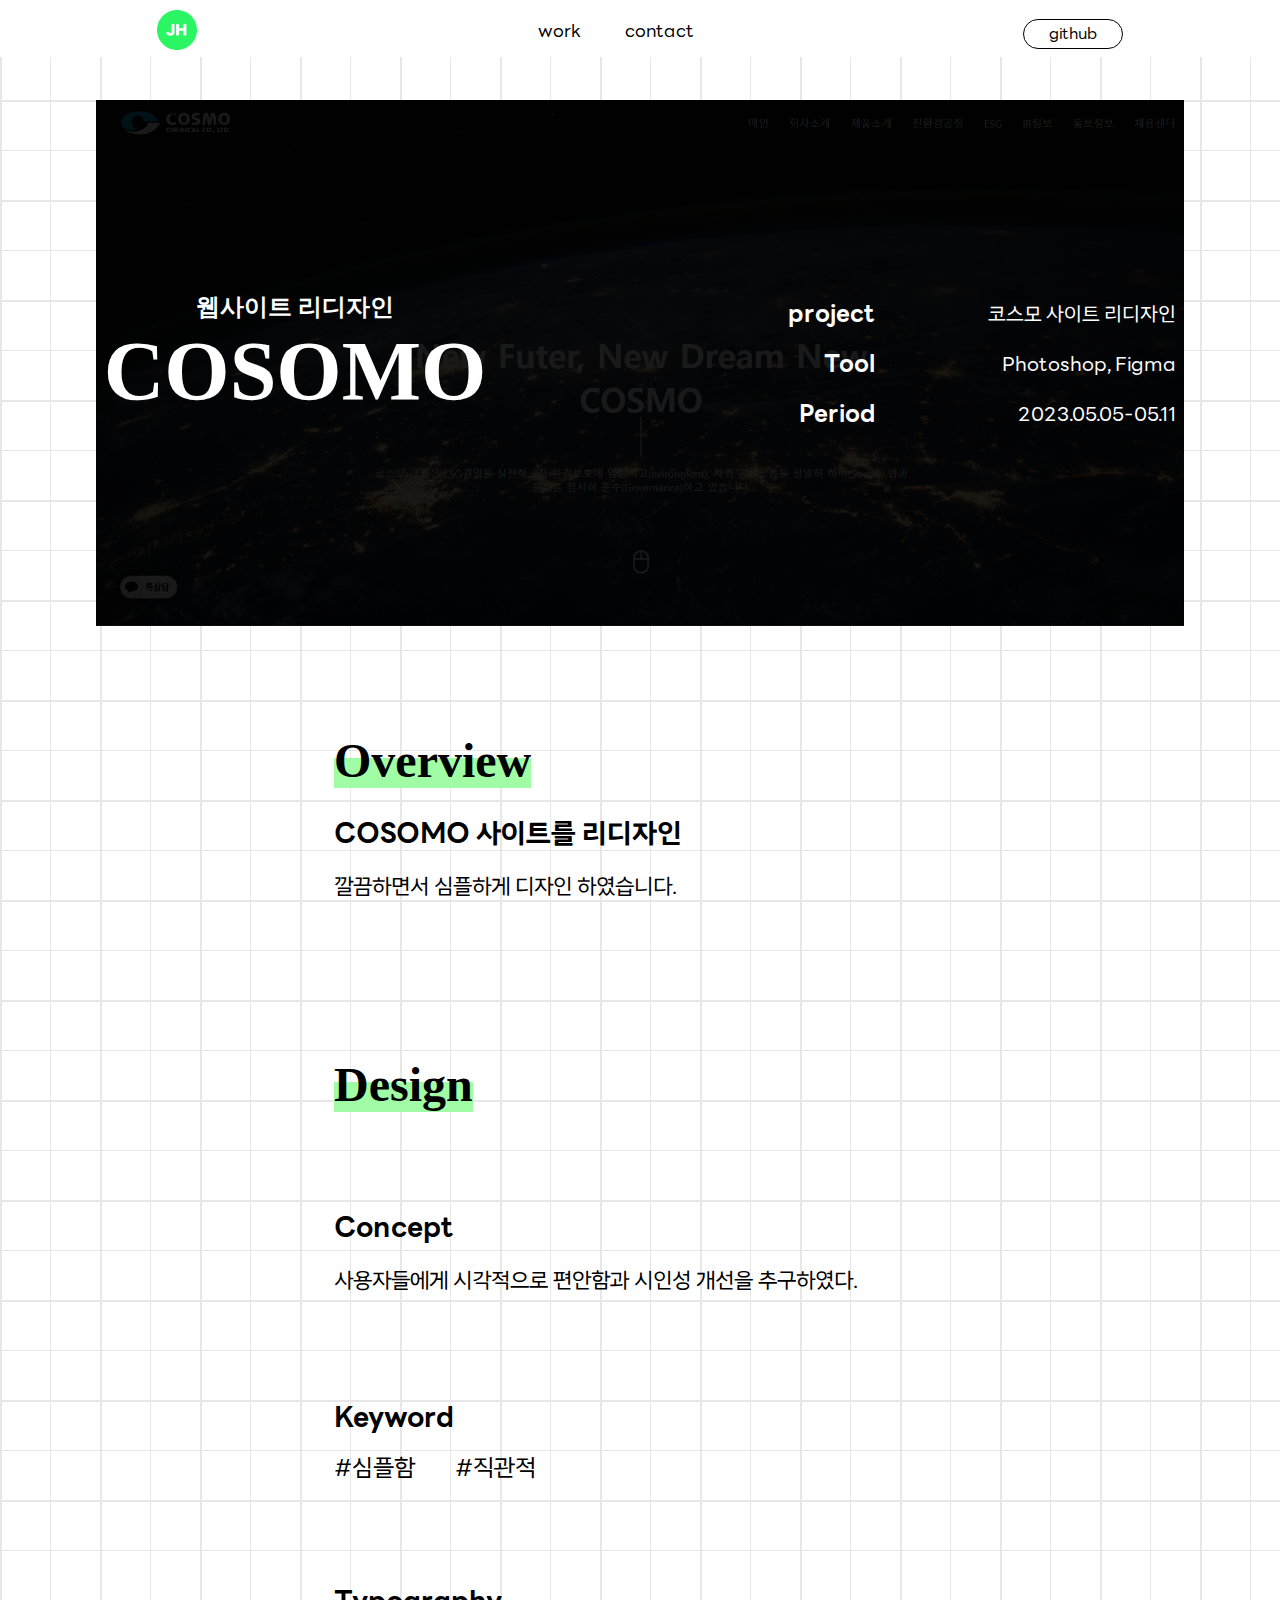
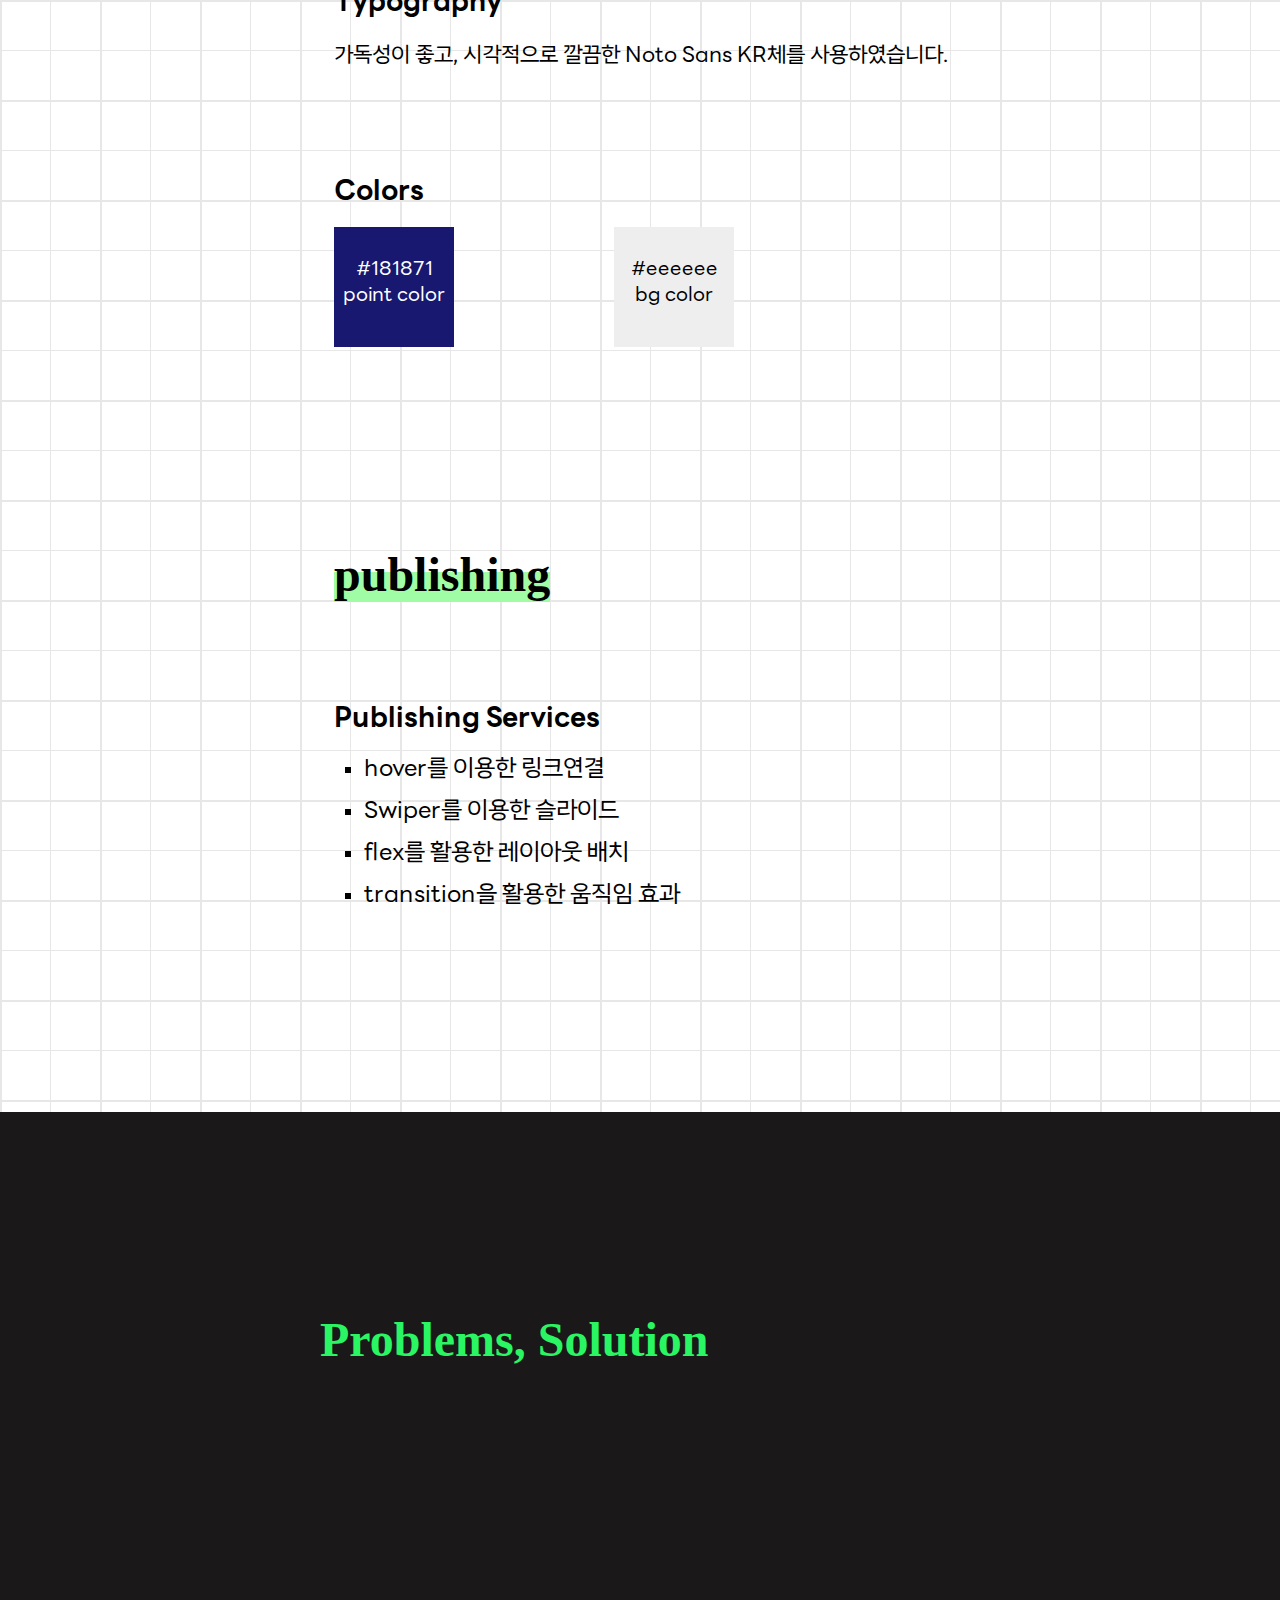
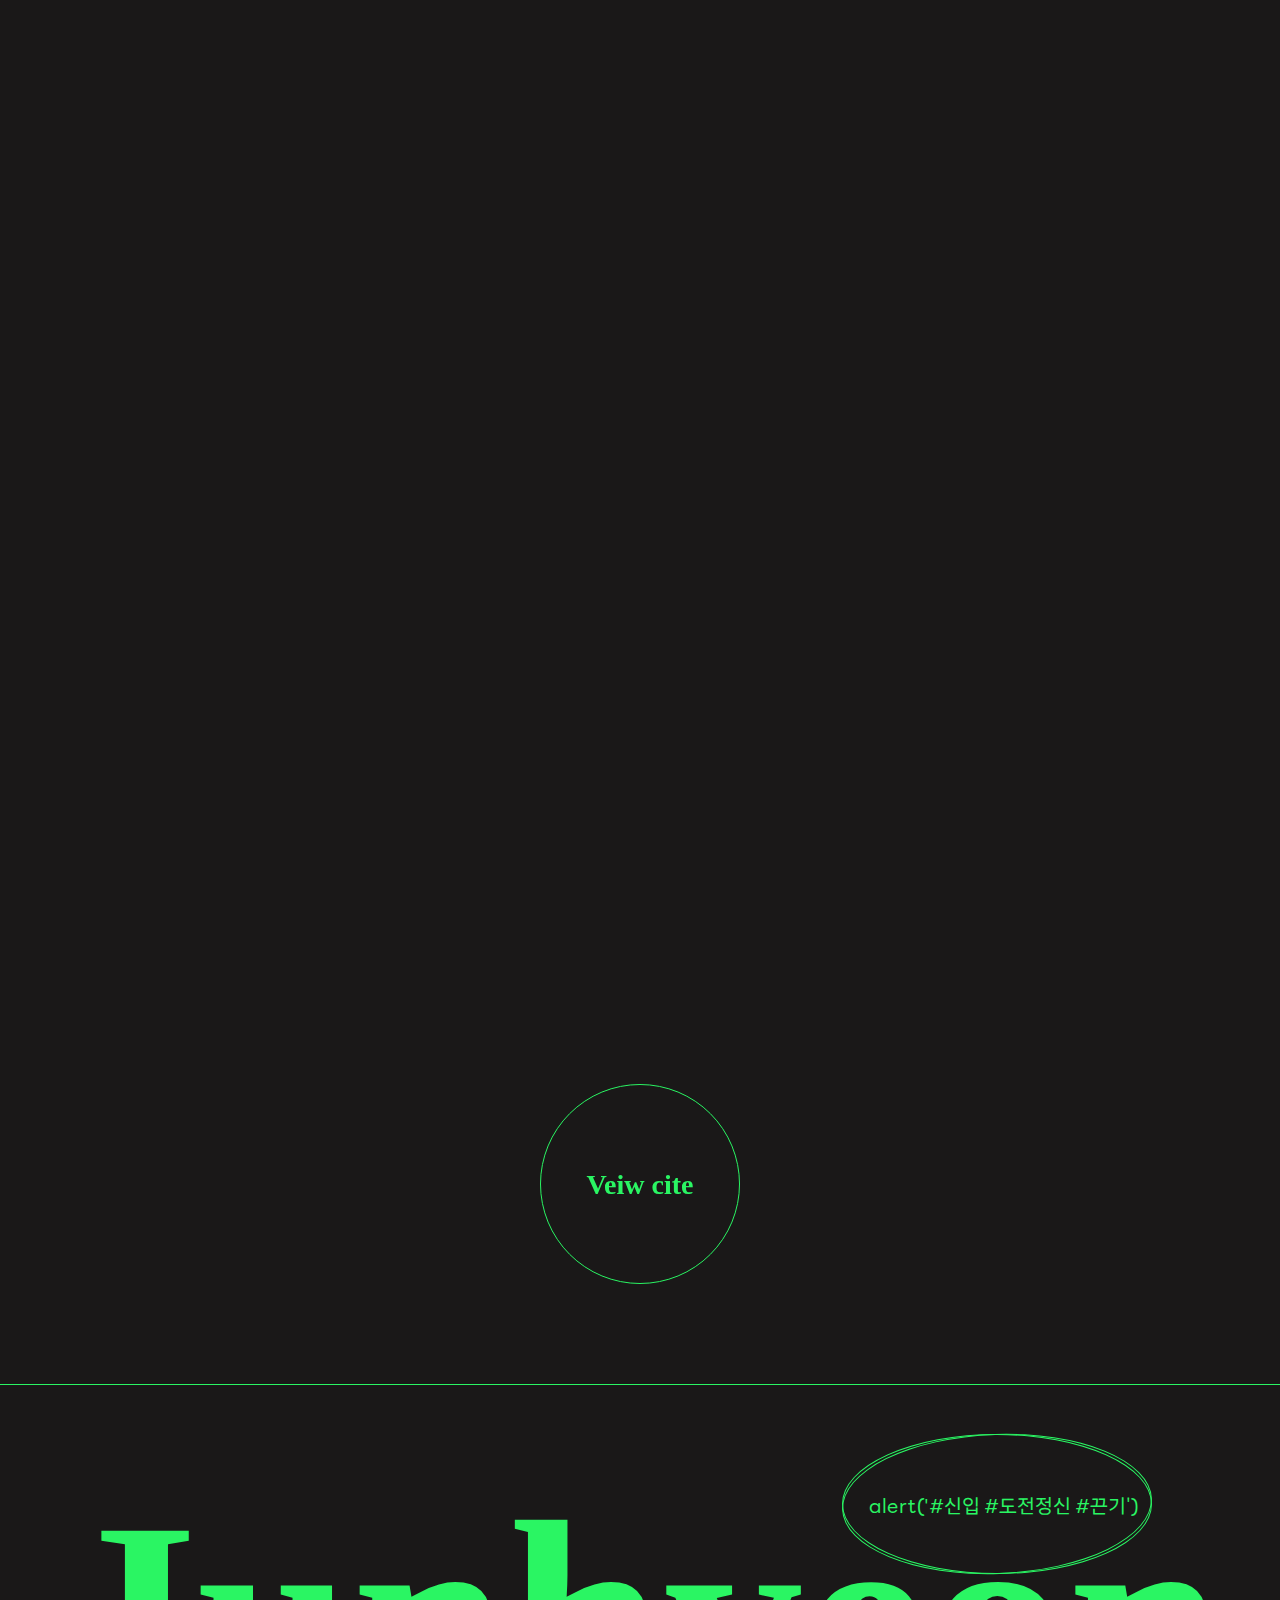
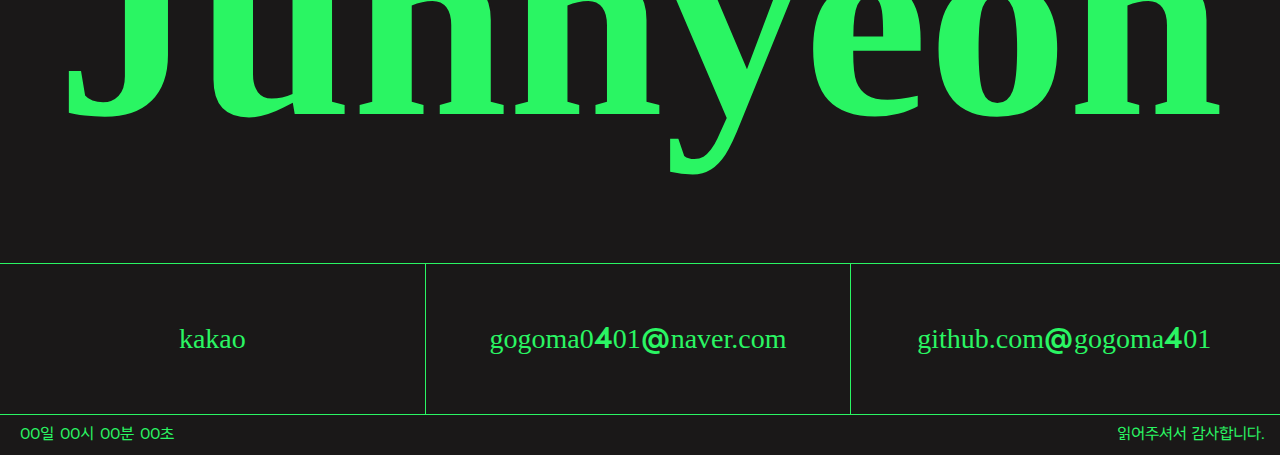
<file: project5/index.html>
<!DOCTYPE html>
<html lang="en">
<head>
    <meta charset="UTF-8">
    <meta name="viewport" content="width=device-width, initial-scale=1.0">
    <title>project1</title>
    <!-- favicon -->
    <link rel="apple-touch-icon" sizes="76x76" href="/apple-touch-icon.png">
    <link rel="icon" type="image/png" sizes="32x32" href="/favicon-32x32.png">
    <link rel="icon" type="image/png" sizes="16x16" href="/favicon-16x16.png">

    <meta name="msapplication-TileColor" content="#da532c">
    <meta name="theme-color" content="#ffffff">
    
    <!-- reset -->
    <link rel="stylesheet" href="../common/style/minireset.min.css">
    <!-- font -->
    <link rel="stylesheet" href="../common/style/fonts.css">
    <!-- aos -->
    <link rel="stylesheet" href="https://unpkg.com/aos@2.3.1/dist/aos.css">
    <!-- 마우스 -->
    <link rel="stylesheet" href="./cursor.css">
    <!-- sub css -->
    <link rel="stylesheet" href="./index.css">
    
    <!-- script -->
    <link rel="stylesheet" href="../common/style/jquery-3.7.0.min.js">
    <!-- aos -->
    <script src="https://unpkg.com/aos@2.3.1/dist/aos.js"></script>
    <!-- 마우스 -->
    <script defer src="./custom-cursor.js"></script> 
    <!-- sub script -->
    <script defer src="./index.css"></script>
    <body>
        
</head>
<body>
    <!--커스텀 커서 시작-->
    <div id="custom_cursor" class="custom-cursor">
        <div class="custom-cursor-icon"></div>
    </div>
    <!--커스텀 커서 끝-->
    <header>
        <ul>
            <li><img src="./images/Group 48.png" alt="logo"></li>
            <li>
                <ul class="gnb">
                    <li>work</li>
                    <li>contact</li>
                </ul>
            </li>
            <li><a href="https://github.com/gogoma0401/portfolio">github</a></li>
        </ul>
    </header>
    <main>
        <div class="box">
           <img src="./images/cosomo.jpg">
           <div class="head_line">
            <ul class="txt">
                <li>
                    웹사이트 리디자인
                </li>
                <li>
                    COSOMO
                </li>
            </ul>
            <ul class="sub">
                <li>project
                    <ul>
                        <li>코스모 사이트 리디자인</li>
                    </ul>
                </li>
                <li>Tool
                    <ul>
                        <li>Photoshop, Figma</li>
                    </ul>
                </li>
                <li>Period
                    <ul>
                        <li>2023.05.05-05.11</li>
                    </ul>
                </li>
            </ul>
        </div>
        </div>
        <div class="overview">
            <h2><span class="highlight">Overview</span></h2>
            <h3>COSOMO 사이트를 리디자인</h3>
            <p>깔끔하면서 심플하게 디자인 하였습니다.</p>
           
        </div>
        <div class="design">
            <h2><span class="highlight">Design</span></h2>
            <div class="concept">
                <h3>Concept</h3>
                <p>사용자들에게 시각적으로 편안함과 시인성 개선을 추구하였다.</span></p>
            </div>
            <div class="keyword">
                <h3>Keyword</h3>
                <ul>
                    <li>#심플함</li>
                    <li>#직관적</li>
                </ul>
            </div>
            <div class="typographty">
                <h3>Typography</h3>
                <p>가독성이 좋고, 시각적으로 깔끔한
                Noto Sans KR체를 사용하였습니다.</p>
            </div>
           
            <div class="colors">
                <h3>Colors</h3>
                <div class="container">
                    <div class="color color1">
                        <ul>
                            <li>#181871</li>
                            <li>point color</li>
                        </ul>
                    </div>
                    <div class="color color2">
                         <ul>
                            <li>#eeeeee</li>
                            <li>bg color</li>
                         </ul>
                    </div>
                </div>
            </div>
            <div class="publishing">
                <h2><span class="highlight">publishing</span></h2>
                <h3>Publishing Services</h3>
                <ul>
                    <li>hover를 이용한 링크연결</li>
                    <li>Swiper를 이용한 슬라이드 </li>
                    <li>flex를 활용한 레이아웃 배치</li>
                    <li>transition을 활용한 움직임 효과</li>
                </ul>
            </div>
        </div>

        <div class="problem">
            <h2>Problems, Solution</h2>
                <div class="problems1" data-aos="fade-right">
                    <div class="txt">
                        <h3>이미지가 나타나는 효과</h3>
                        <h4>transition을 이용해 자연스럽게 이미지가 나타나게 함</h4>
                    </div>
                </div>

                <div class="problems2" data-aos="fade-right">
                    <div class="txt">
                        <h3>스와이퍼 이미지의 구현</h3>
                        <h4>고정되어있는 이미지에 스와이퍼 효과를 주어, 동적으로 구현</h4>
                    </div>
                    <img src="./images/problems.png" alt="스와이퍼 코딩화면">
                </div>
                
           
            <div data-aos="fade-up" data-aos-anchor-placement="top-bottom">
                <div class="review">
                        <h2>Review</h2>
                        <p>첫 레퍼런스 사이트를 디자인 했다.</p>
                        <p>레이아웃 배치에 대한이해와, 이미지 선정에 대해 깊이 있기 고려하고 생각하게 되었던 것 같다. 디자인의 일관성과 통일성을 고려해 사이트가 전체적으로 완성도 있게 보이게 하기 위해 노력하였다.</p>
                </div>
            </div>

            <div class="veiw">
                <h2><a href="../cosomo/cosomo.html" target="_blank">Veiw cite</a></h2>
            </div>
        </div>

    <section>
        <div class="introduce">
            <div class="circle circle3"></div>
            <div class="circle circle4"></div>
            <div class="circle_txt">
                <p>alert('#신입 #도전정신 #끈기')</p>
            </div>
            <ul>
                <li>Junhyeon</li>
                <li class="paper"><a href="">kakao</a>
                    <ul>
                        <li>
                            <div class="sticker-hover __web-inspector-hide-shortcut__">
                                <div class="sticker part" data-type="1" data-num="1" data-order="1"
                                    style="transform: translate(0px, 380px) rotate(80.94deg);"><img
                                        src="./images/sticker1.png"></div>
    
                                <div class="sticker part" data-type="1" data-num="2" data-order="6"
                                    style="transform: translate(0px, 380px) rotate(-26.37deg);"><img
                                        src="./images/sticker1.png"></div>
    
                                <div class="sticker part" data-type="1" data-num="3" data-order="8"
                                    style="transform: translate(0px, 380px) rotate(52.22deg);"><img
                                        src="./images/sticker1.png"></div>
    
                                <div class="sticker part" data-type="1" data-num="4" data-order="15"
                                    style="transform: translate(0px, 380px) rotate(53.76deg);"><img
                                        src="./images/sticker1.png"></div>
    
                                <div class="sticker part" data-type="2" data-num="1" data-order="10"
                                    style="transform: translate(0px, 380px) rotate(39.57deg);"><img
                                        src="./images/sticker2.png"></div>
    
                                <div class="sticker part" data-type="2" data-num="2" data-order="3"
                                    style="transform: translate(0px, 380px) rotate(1.02deg);"><img
                                        src="./images/sticker2.png"></div>
    
                                <div class="sticker part" data-type="2" data-num="3" data-order="7"
                                    style="transform: translate(0px, 380px) rotate(-94.56deg);"><img
                                        src="./images/sticker2.png"></div>
    
                                <div class="sticker part" data-type="2" data-num="4" data-order="12"
                                    style="transform: translate(0px, 380px) rotate(39.37deg);"><img
                                        src="./images/sticker2.png"></div>
    
                                <div class="sticker part" data-type="2" data-num="5" data-order="11"
                                    style="transform: translate(0px, 380px) rotate(59.53deg);"><img
                                        src="./images/sticker2.png"></div>
    
                                <div class="sticker part" data-type="3" data-num="1" data-order="13"
                                    style="transform: translate(0px, 380px) rotate(0.36deg);"><img
                                        src="./images/sticker3.png"></div>
    
                                <div class="sticker part" data-type="4" data-num="1" data-order="4"
                                    style="transform: translate(0px, 380px) rotate(22.62deg);"><img
                                        src="./images/sticker4.png"></div>
    
                                <div class="sticker part" data-type="4" data-num="2" data-order="14"
                                    style="transform: translate(0px, 380px) rotate(-50.68deg);"><img
                                        src="./images/sticker5.png"></div>
    
                                <div class="sticker part" data-type="5" data-num="1" data-order="2"
                                    style="transform: translate(0px, 380px) rotate(56.69deg);"><img
                                        src="./images/sticker5.png"></div>
    
                                <div class="sticker part" data-type="5" data-num="2" data-order="5"
                                    style="transform: translate(0px, 380px) rotate(-62.45deg);"><img
                                        src="./images/sticker5.png"></div>
    
                                <div class="sticker part" data-type="5" data-num="3" data-order="9"
                                    style="transform: translate(0px, 380px) rotate(59.43deg);"><img
                                        src="./images/sticker5.png"></div>
    
                                <div class="sticker part" data-type="5" data-num="4" data-order="16"
                                    style="transform: translate(0px, 380px) rotate(71.17deg);"><img
                                        src="./images/sticker5.png"></div>
                            </div>
                        </li>
                    </ul>
                </li>
                <li class="paper"><a href="">gogoma0<span class="new_type">4</span>01<span
                            class="new_type">@</span>naver.com</a>
                    <ul>
                        <li>
                            <div class="sticker-hover __web-inspector-hide-shortcut__">
                                <div class="sticker part" data-type="1" data-num="1" data-order="1"
                                    style="transform: translate(0px, 380px) rotate(80.94deg);"><img
                                        src="./images/sticker1.png"></div>
    
                                <div class="sticker part" data-type="1" data-num="2" data-order="6"
                                    style="transform: translate(0px, 380px) rotate(-26.37deg);"><img
                                        src="./images/sticker1.png"></div>
    
                                <div class="sticker part" data-type="1" data-num="3" data-order="8"
                                    style="transform: translate(0px, 380px) rotate(52.22deg);"><img
                                        src="./images/sticker1.png"></div>
    
                                <div class="sticker part" data-type="1" data-num="4" data-order="15"
                                    style="transform: translate(0px, 380px) rotate(53.76deg);"><img
                                        src="./images/sticker1.png"></div>
    
                                <div class="sticker part" data-type="2" data-num="1" data-order="10"
                                    style="transform: translate(0px, 380px) rotate(39.57deg);"><img
                                        src="./images/sticker2.png"></div>
    
                                <div class="sticker part" data-type="2" data-num="2" data-order="3"
                                    style="transform: translate(0px, 380px) rotate(1.02deg);"><img
                                        src="./images/sticker2.png"></div>
    
                                <div class="sticker part" data-type="2" data-num="3" data-order="7"
                                    style="transform: translate(0px, 380px) rotate(-94.56deg);"><img
                                        src="./images/sticker2.png"></div>
    
                                <div class="sticker part" data-type="2" data-num="4" data-order="12"
                                    style="transform: translate(0px, 380px) rotate(39.37deg);"><img
                                        src="./images/sticker2.png"></div>
    
                                <div class="sticker part" data-type="2" data-num="5" data-order="11"
                                    style="transform: translate(0px, 380px) rotate(59.53deg);"><img
                                        src="./images/sticker2.png"></div>
    
                                <div class="sticker part" data-type="3" data-num="1" data-order="13"
                                    style="transform: translate(0px, 380px) rotate(0.36deg);"><img
                                        src="./images/sticker3.png"></div>
    
                                <div class="sticker part" data-type="4" data-num="1" data-order="4"
                                    style="transform: translate(0px, 380px) rotate(22.62deg);"><img
                                        src="./images/sticker4.png"></div>
    
                                <div class="sticker part" data-type="4" data-num="2" data-order="14"
                                    style="transform: translate(0px, 380px) rotate(-50.68deg);"><img
                                        src="./images/sticker5.png"></div>
    
                                <div class="sticker part" data-type="5" data-num="1" data-order="2"
                                    style="transform: translate(0px, 380px) rotate(56.69deg);"><img
                                        src="./images/sticker5.png"></div>
    
                                <div class="sticker part" data-type="5" data-num="2" data-order="5"
                                    style="transform: translate(0px, 380px) rotate(-62.45deg);"><img
                                        src="./images/sticker5.png"></div>
    
                                <div class="sticker part" data-type="5" data-num="3" data-order="9"
                                    style="transform: translate(0px, 380px) rotate(59.43deg);"><img
                                        src="./images/sticker5.png"></div>
    
                                <div class="sticker part" data-type="5" data-num="4" data-order="16"
                                    style="transform: translate(0px, 380px) rotate(71.17deg);"><img
                                        src="./images/sticker5.png"></div>
                            </div>
                        </li>
                    </ul>
                </li>
                <li class="paper"><a href="https://github.com/gogoma0401/portfolio">github.com<span
                            class="new_type">@</span>gogoma<span class="new_type">4</span>01</a>
                    <ul>
                        <li>
                            <div class="sticker-hover __web-inspector-hide-shortcut__">
                                <div class="sticker part" data-type="1" data-num="1" data-order="1"
                                    style="transform: translate(0px, 380px) rotate(80.94deg);"><img
                                        src="./images/sticker1.png"></div>
    
                                <div class="sticker part" data-type="1" data-num="2" data-order="6"
                                    style="transform: translate(0px, 380px) rotate(-26.37deg);"><img
                                        src="./images/sticker1.png"></div>
    
                                <div class="sticker part" data-type="1" data-num="3" data-order="8"
                                    style="transform: translate(0px, 380px) rotate(52.22deg);"><img
                                        src="./images/sticker1.png"></div>
    
                                <div class="sticker part" data-type="1" data-num="4" data-order="15"
                                    style="transform: translate(0px, 380px) rotate(53.76deg);"><img
                                        src="./images/sticker1.png"></div>
    
                                <div class="sticker part" data-type="2" data-num="1" data-order="10"
                                    style="transform: translate(0px, 380px) rotate(39.57deg);"><img
                                        src="./images/sticker2.png"></div>
    
                                <div class="sticker part" data-type="2" data-num="2" data-order="3"
                                    style="transform: translate(0px, 380px) rotate(1.02deg);"><img
                                        src="./images/sticker2.png"></div>
    
                                <div class="sticker part" data-type="2" data-num="3" data-order="7"
                                    style="transform: translate(0px, 380px) rotate(-94.56deg);"><img
                                        src="./images/sticker2.png"></div>
    
                                <div class="sticker part" data-type="2" data-num="4" data-order="12"
                                    style="transform: translate(0px, 380px) rotate(39.37deg);"><img
                                        src="./images/sticker2.png"></div>
    
                                <div class="sticker part" data-type="2" data-num="5" data-order="11"
                                    style="transform: translate(0px, 380px) rotate(59.53deg);"><img
                                        src="./images/sticker2.png"></div>
    
                                <div class="sticker part" data-type="3" data-num="1" data-order="13"
                                    style="transform: translate(0px, 380px) rotate(0.36deg);"><img
                                        src="./images/sticker3.png"></div>
    
                                <div class="sticker part" data-type="4" data-num="1" data-order="4"
                                    style="transform: translate(0px, 380px) rotate(22.62deg);"><img
                                        src="./images/sticker4.png"></div>
    
                                <div class="sticker part" data-type="4" data-num="2" data-order="14"
                                    style="transform: translate(0px, 380px) rotate(-50.68deg);"><img
                                        src="./images/sticker5.png"></div>
    
                                <div class="sticker part" data-type="5" data-num="1" data-order="2"
                                    style="transform: translate(0px, 380px) rotate(56.69deg);"><img
                                        src="./images/sticker5.png"></div>
    
                                <div class="sticker part" data-type="5" data-num="2" data-order="5"
                                    style="transform: translate(0px, 380px) rotate(-62.45deg);"><img
                                        src="./images/sticker5.png"></div>
    
                                <div class="sticker part" data-type="5" data-num="3" data-order="9"
                                    style="transform: translate(0px, 380px) rotate(59.43deg);"><img
                                        src="./images/sticker5.png"></div>
    
                                <div class="sticker part" data-type="5" data-num="4" data-order="16"
                                    style="transform: translate(0px, 380px) rotate(71.17deg);"><img
                                        src="./images/sticker5.png"></div>
                            </div>
                        </li>
                    </ul>
                </li>
            </ul>
        </div>
    </section>
    </main>
    <footer>
        <ul>
            <li>
                <ul class="timer-list">
                    <li class="date"><span>00</span>일</li>
                    <li class="hours"><span>00</span>시</li>
                    <li class="minutes"><span>00</span>분</li>
                    <li class="seconds"><span>00</span>초</li>
                </ul>
            </li>
            <li>읽어주셔서 감사합니다.</li>
        </ul>
    </footer>
    <script> 
            AOS.init(); // 자바스크립트로 init()을 해야 동작한다.
        </script>
       
</body>
</html>
</file>
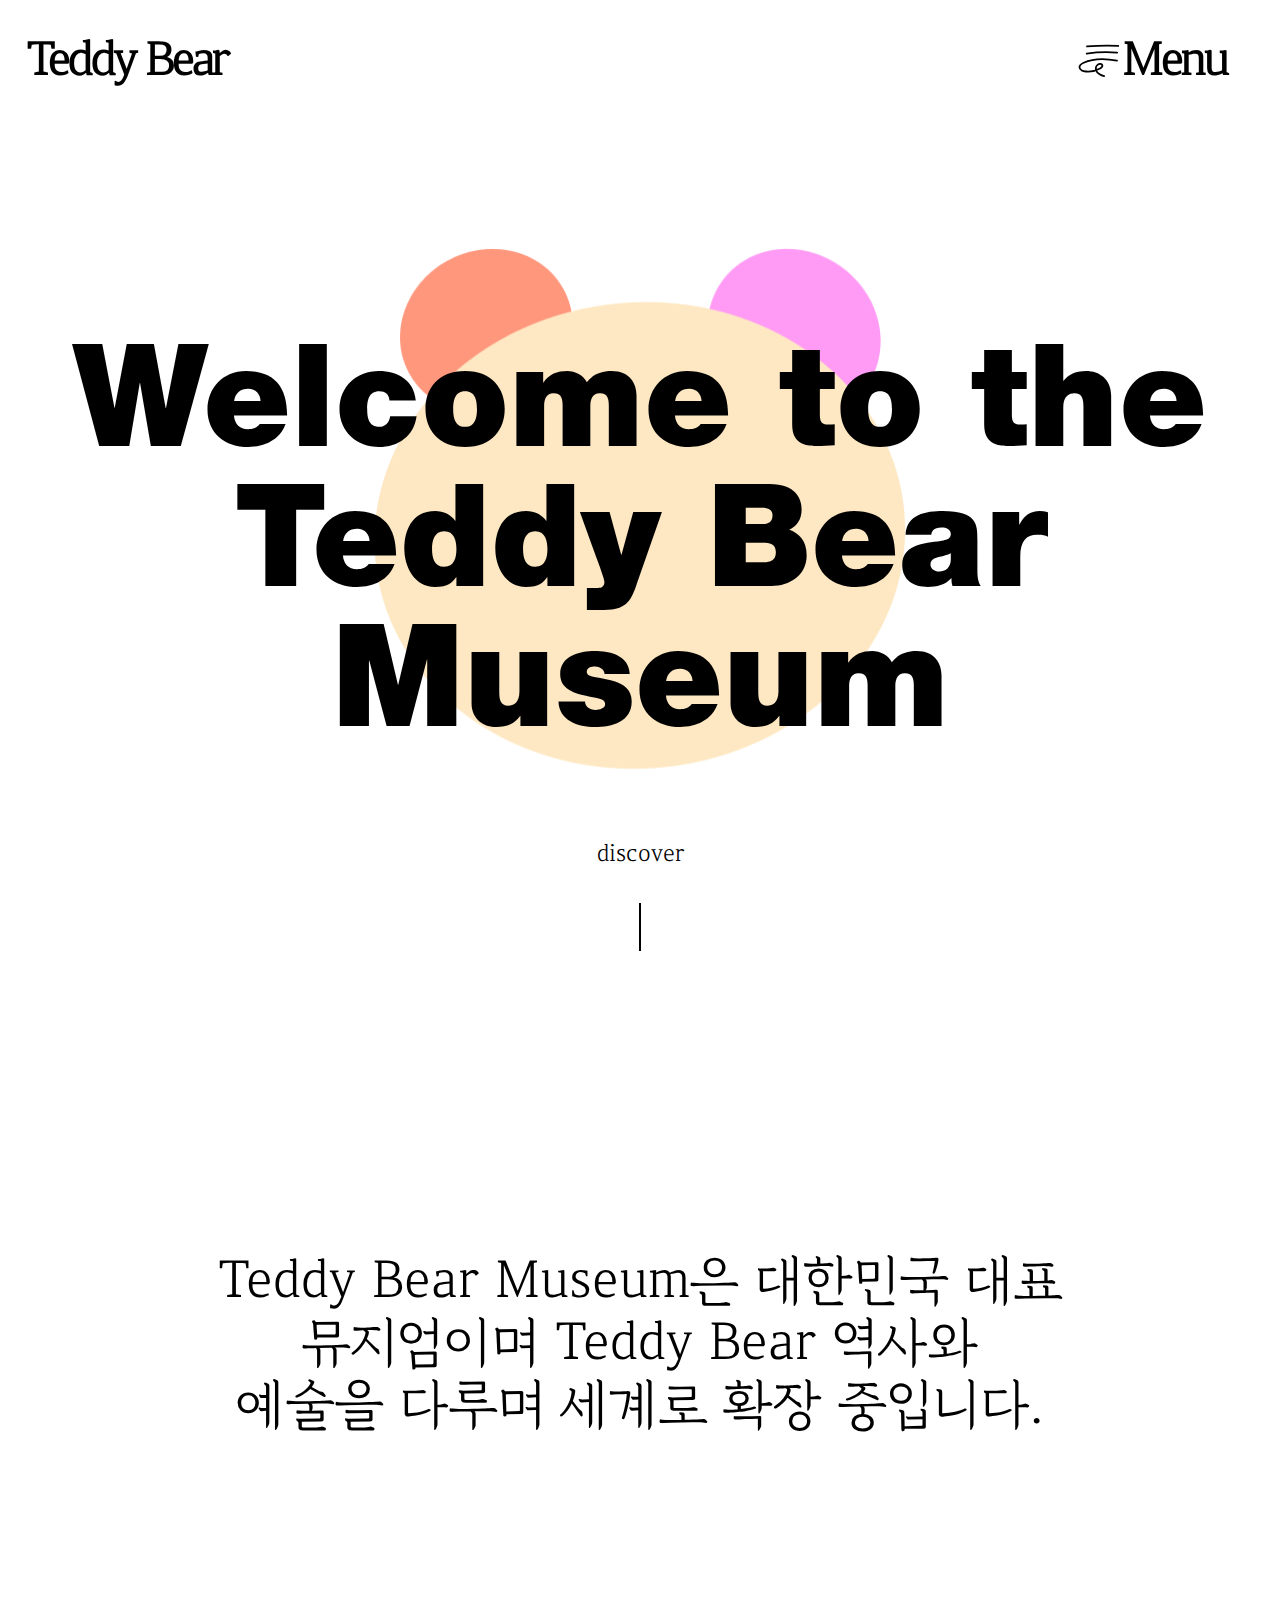
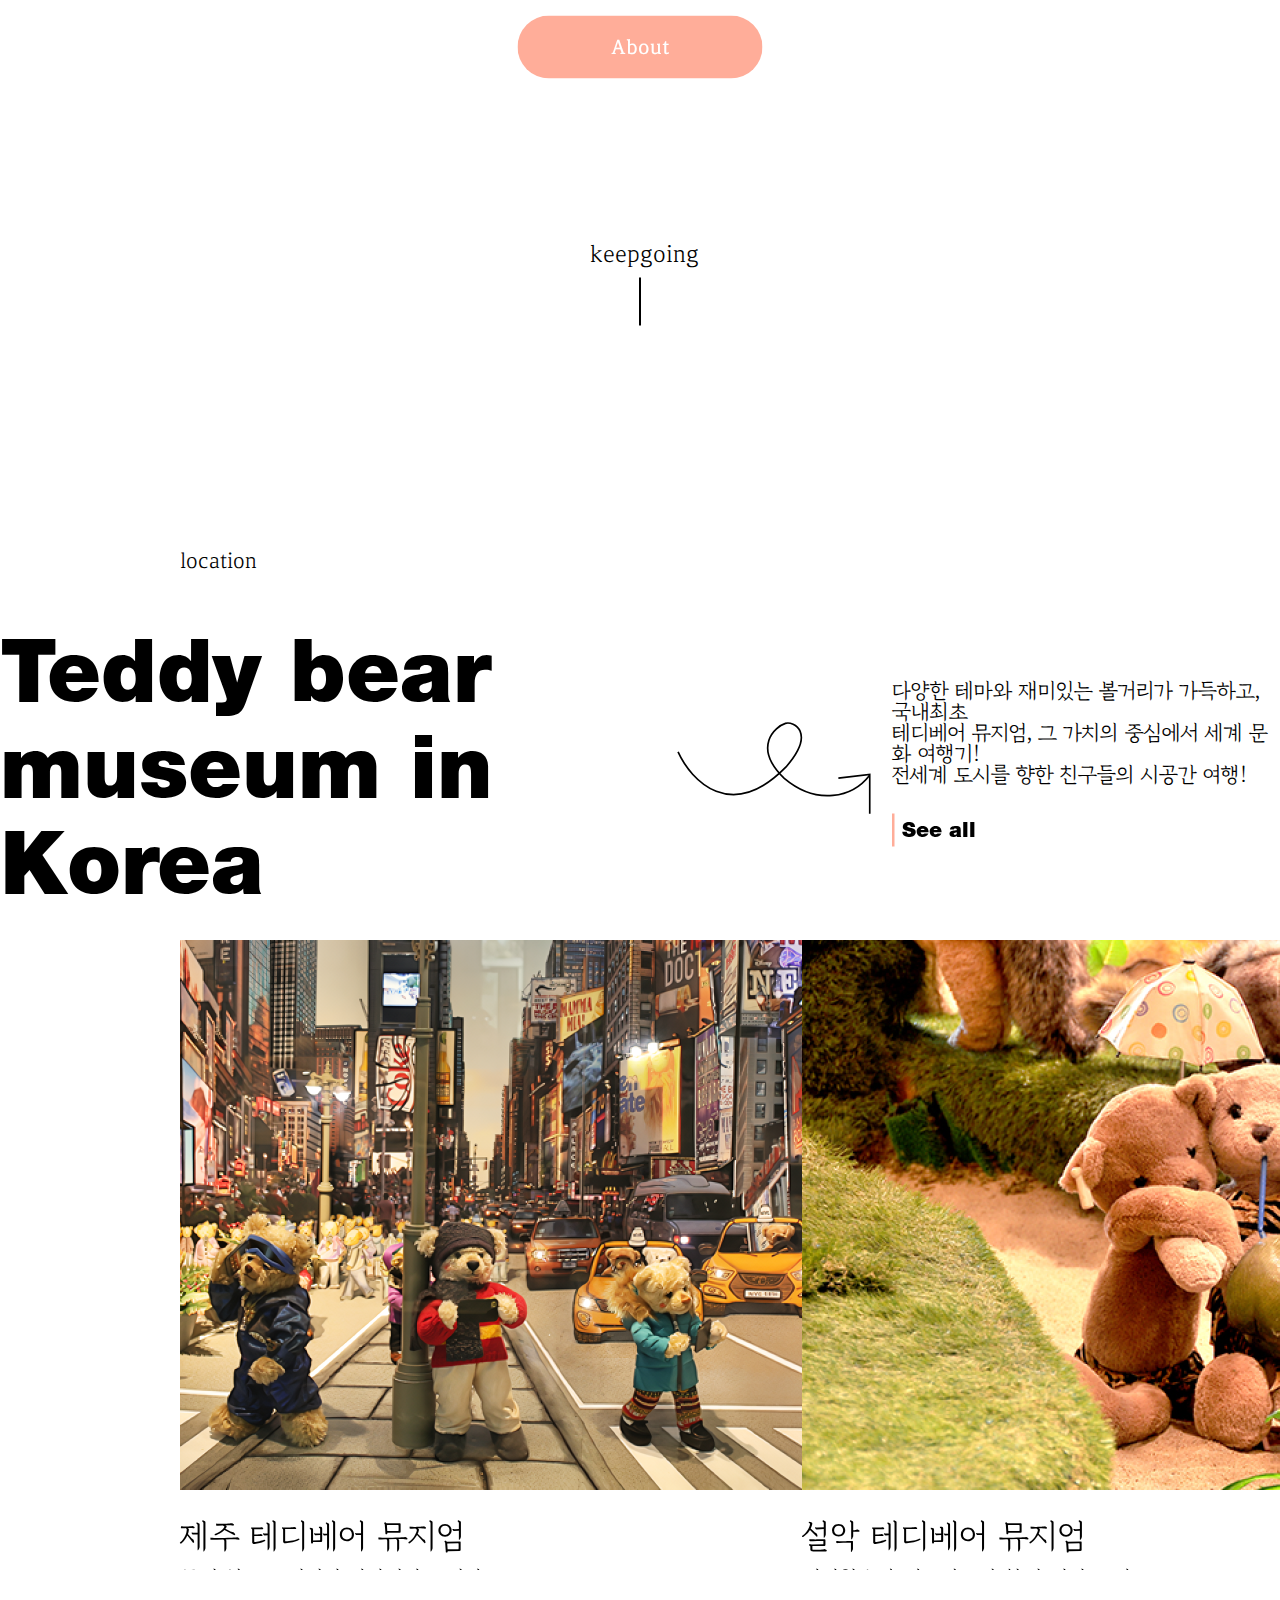
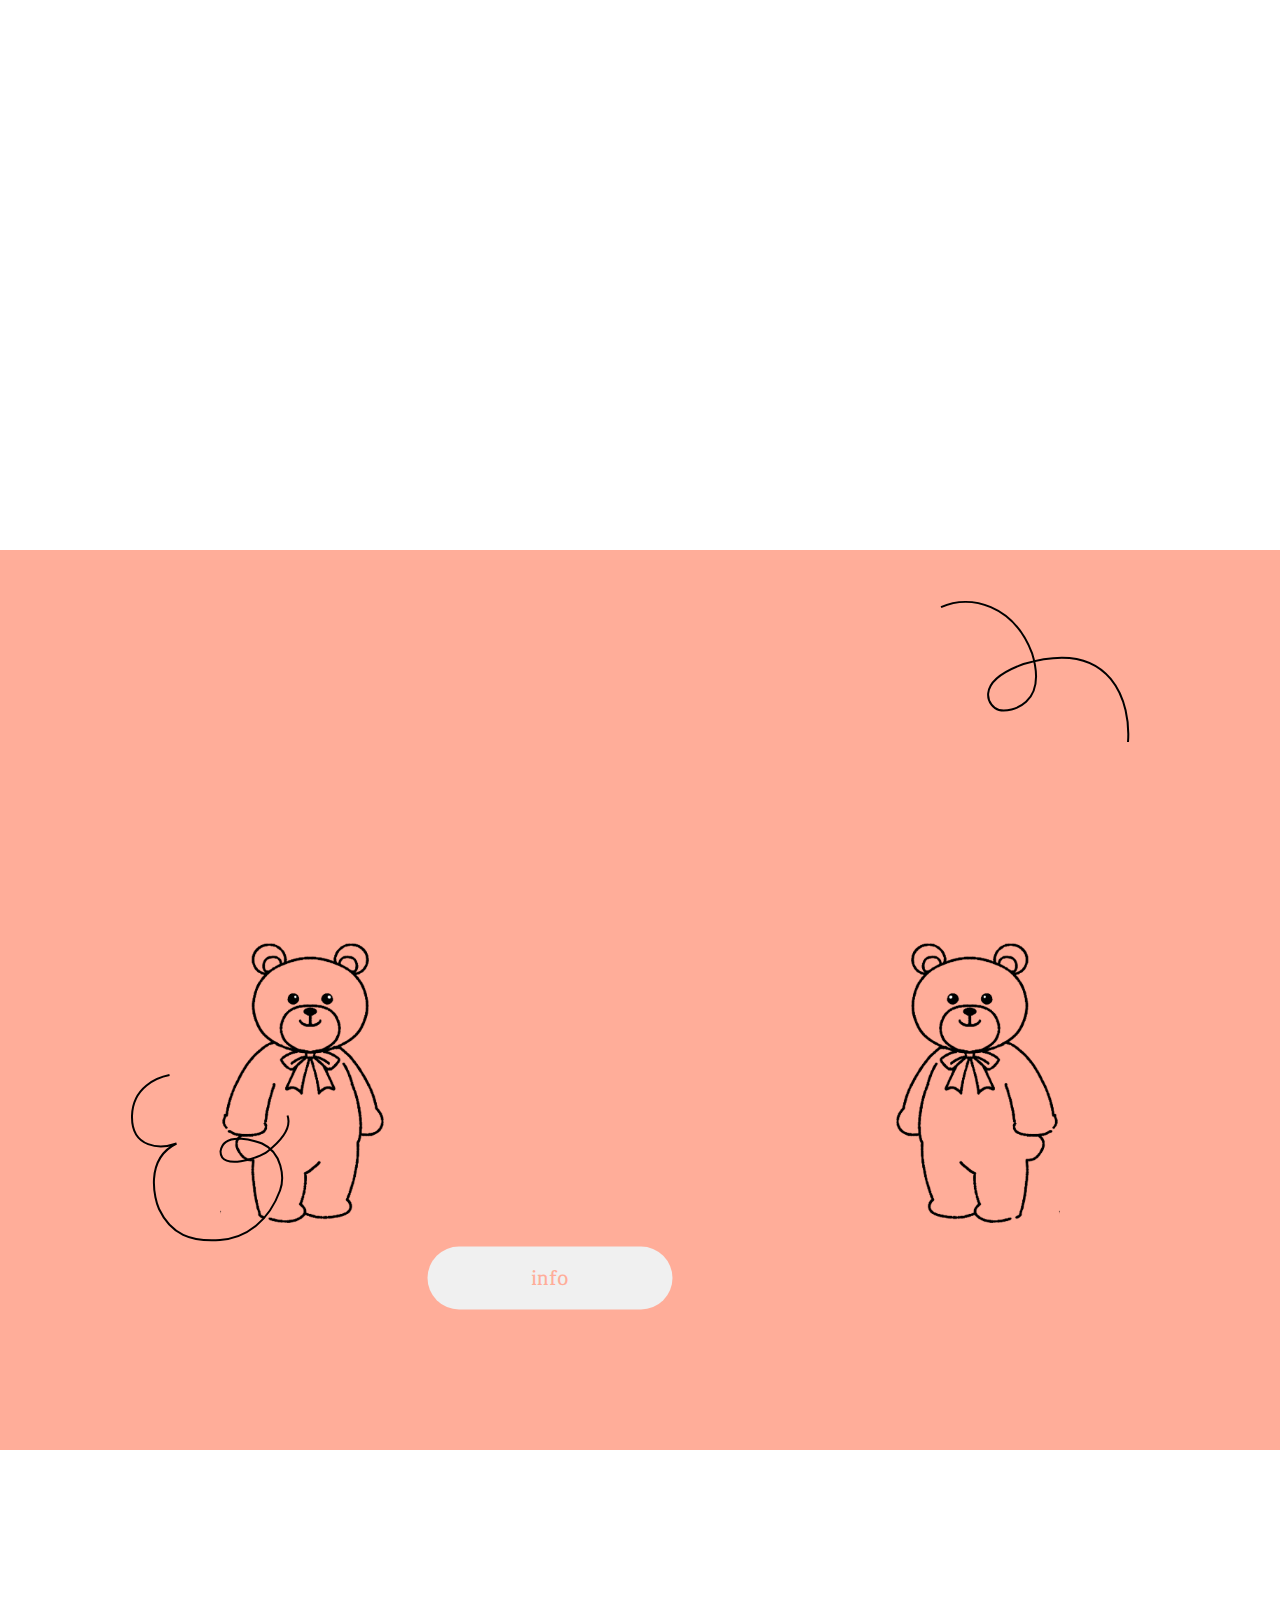
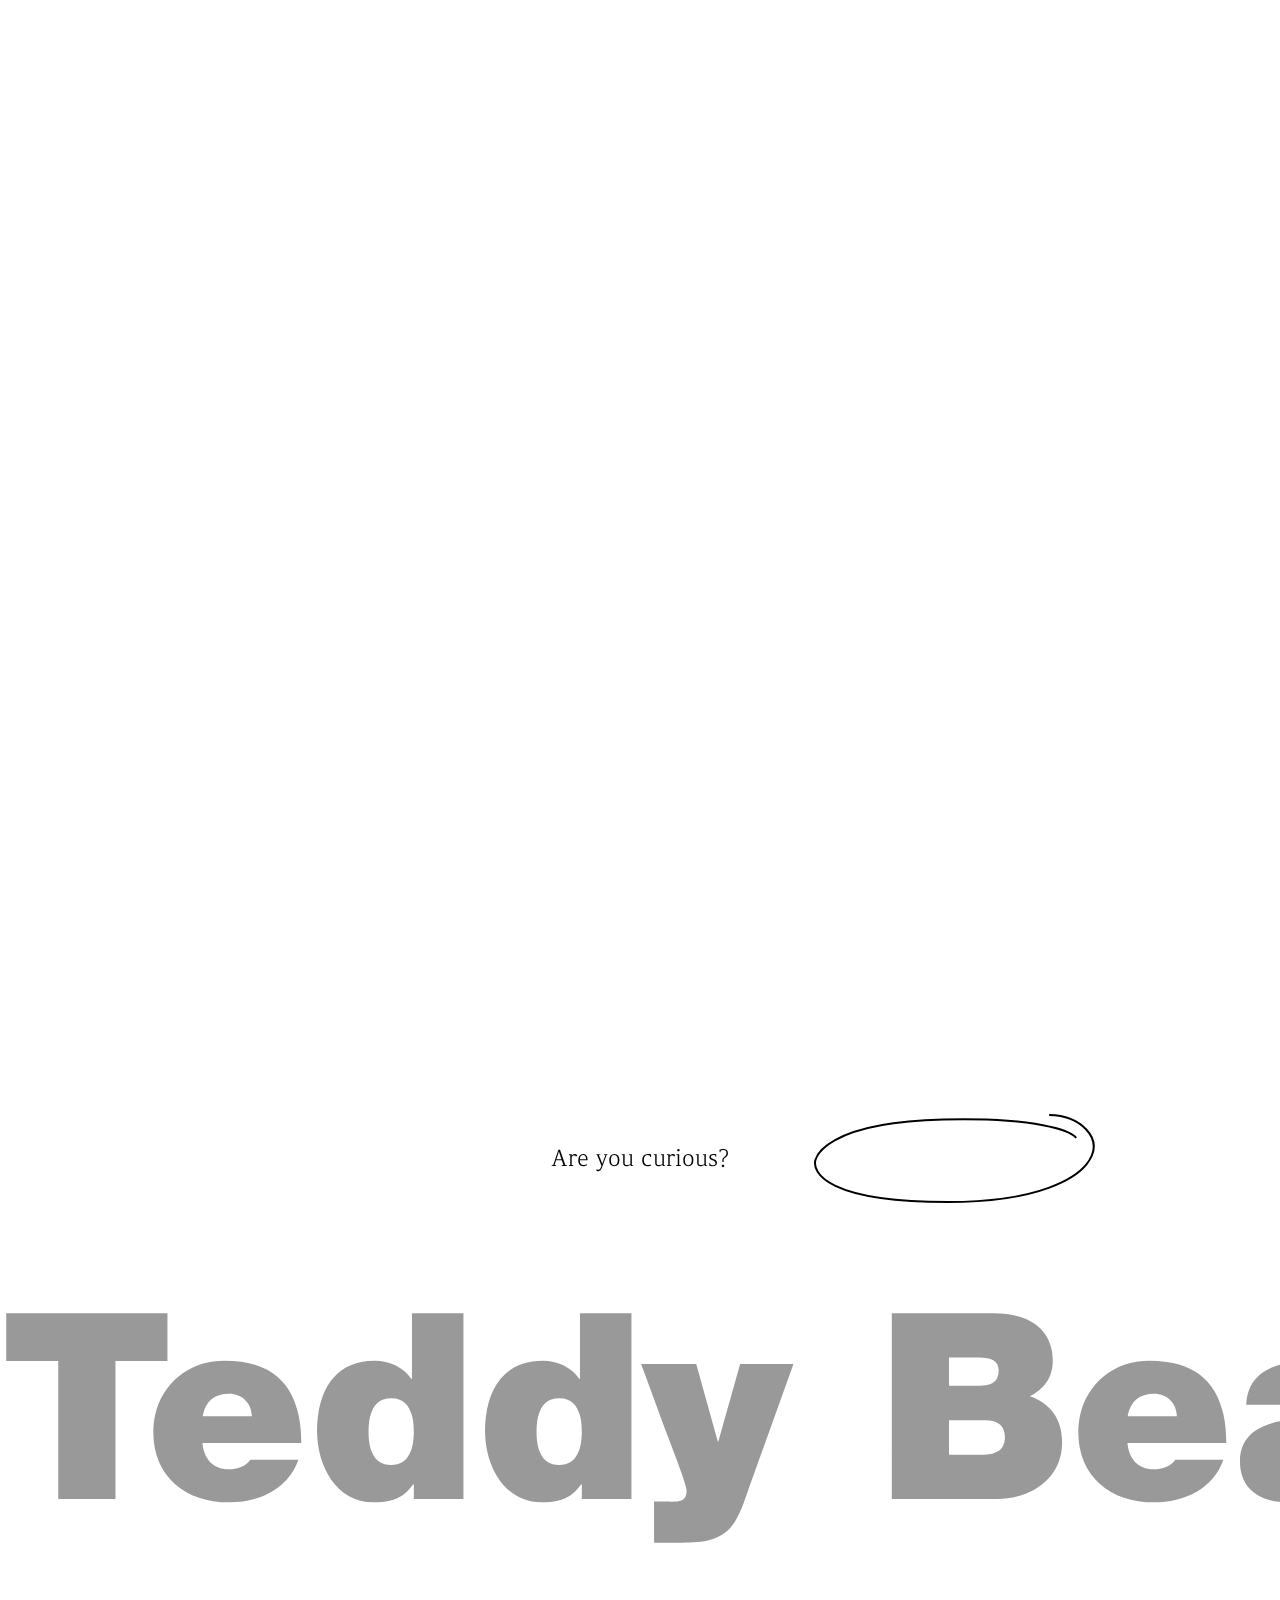
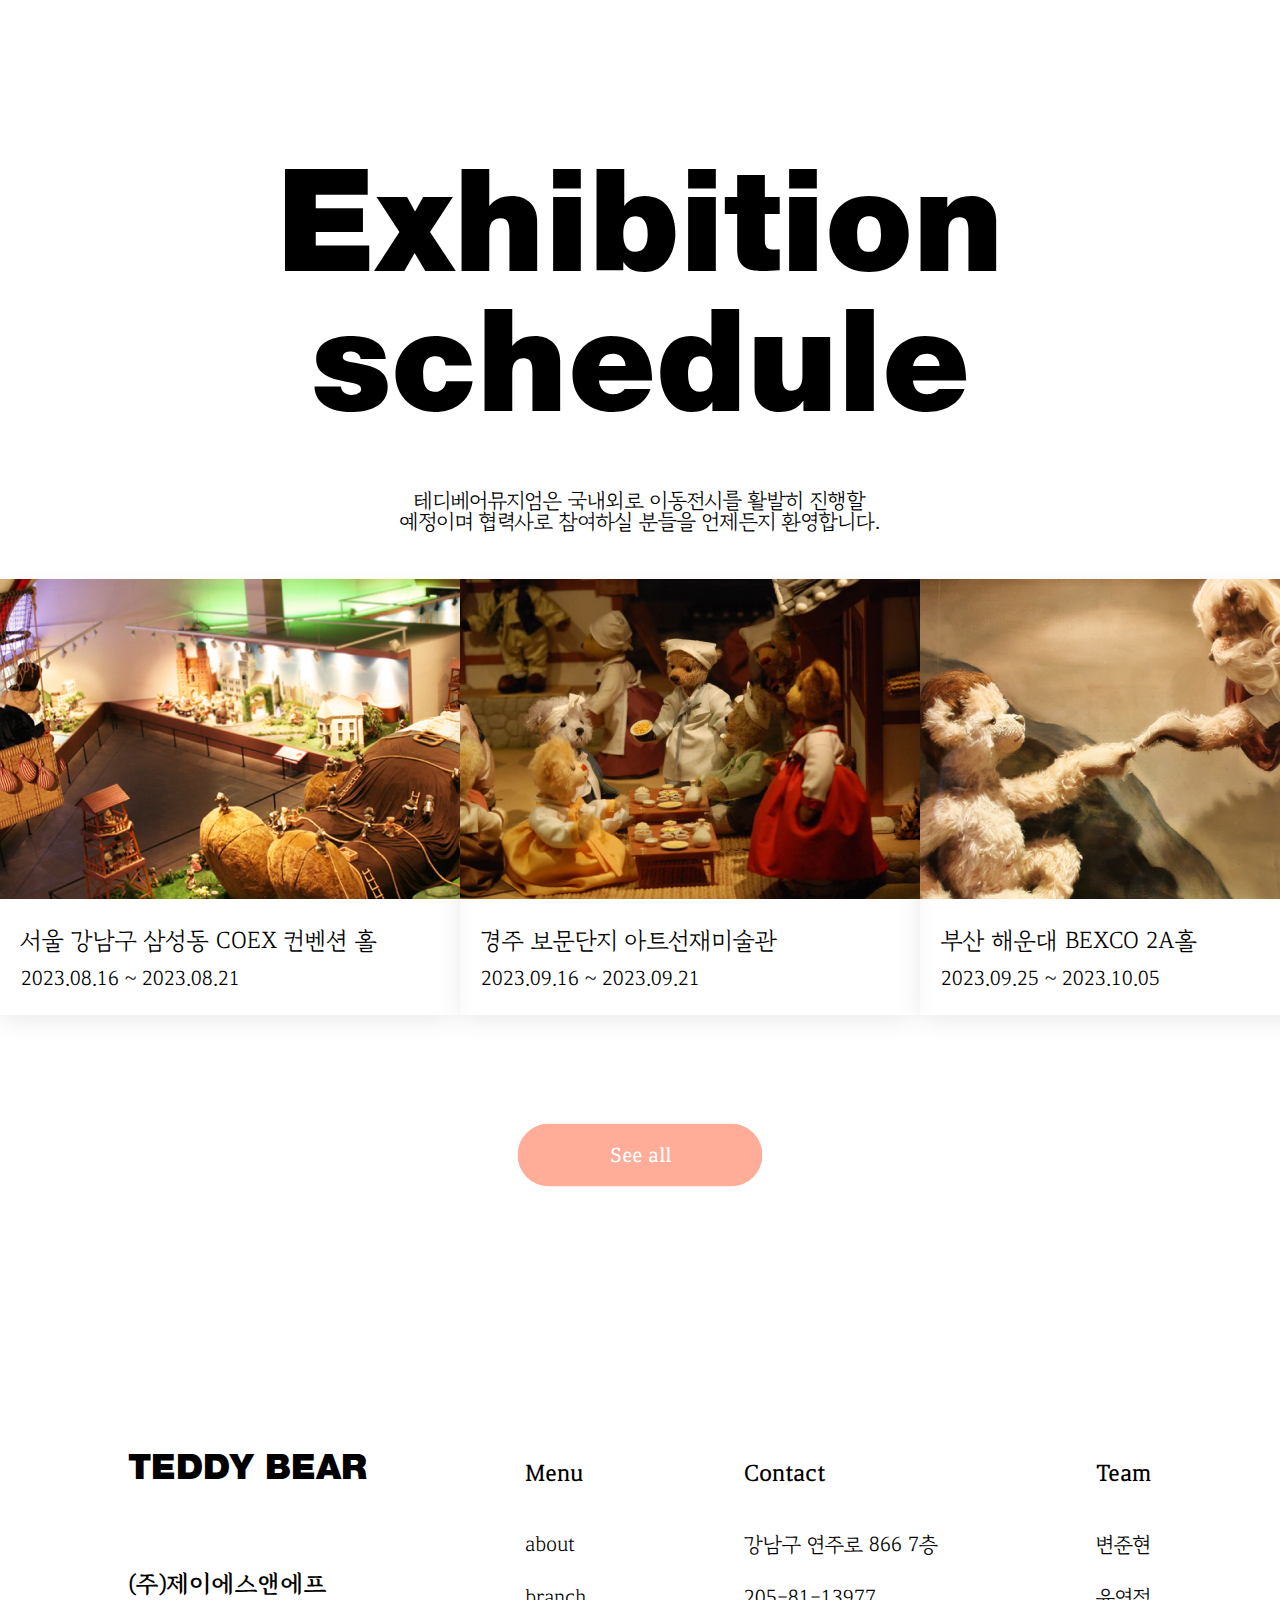
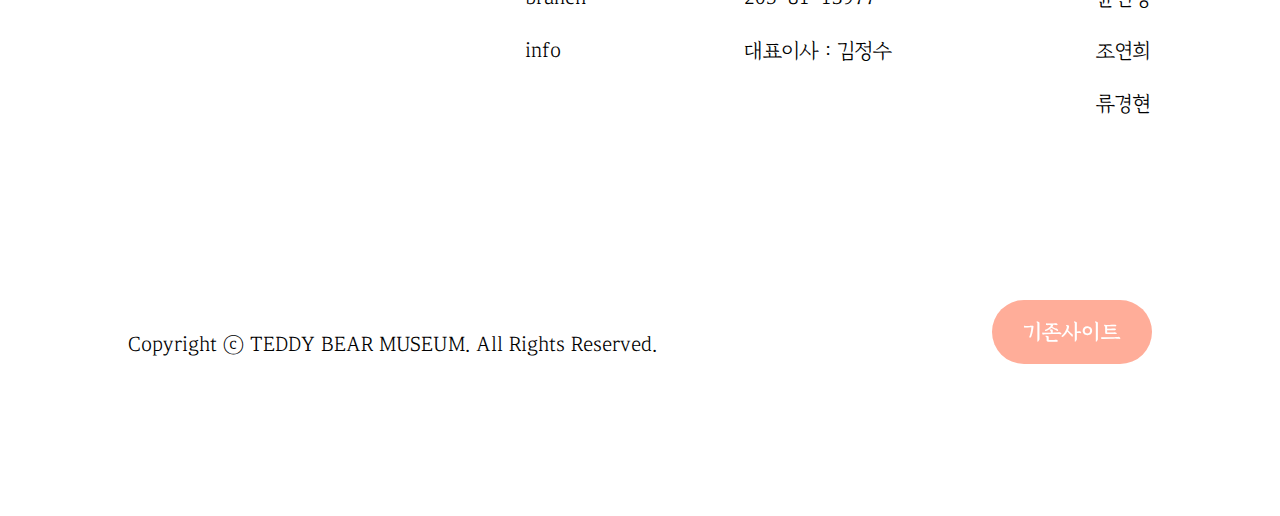
<file: teddybear/index.html>
<!DOCTYPE html>
<html lang="ko">

<head>
    <meta charset="UTF-8">
    <meta http-equiv="X-UA-Compatible" content="IE=edge">
    <title>TeddyBear Museum</title>

    <!-- og -->
    <meta property="og:title" content="TeddyBear Museum">
    <meta property="og:description" content="테디베어 박물관에 오신걸 환영합니다.">
    <meta property="og:image" content="https://king9397.github.io/teddy_bear/images/og.png">
    <meta property="og:url" content="https://king9397.github.io/teddy_bear/index.html">

    <!-- favicon -->
    <link rel="shortcut icon" href="./assets/favicon/favicon.ico" type="image/x-icon">
    <link rel="apple-touch-icon" sizes="180x180" href="./assets/favicon/apple-icon-180x180.png">
    <link rel="icon" type="image/png" sizes="32x32" href="./assets/favicon/favicon-32x32.png">
    <link rel="icon" type="image/png" sizes="16x16" href="./assets/favicon/favicon-16x16.png">

    <!-- reset -->
    <link rel="stylesheet" href="./assets/style/reset.css">
    <!-- font -->
    <link rel="stylesheet" href="./assets/style/fonts.css">


    <!-- swiper css -->
    <link rel="stylesheet" href="./assets/style/swiper-bundle.min.css">
    <!-- 공통 css -->
    <link rel="stylesheet" href="./assets/style/style.css">
    <!-- index 디자인 css -->
    <link rel="stylesheet" href="./index.css">


    <!-- script -->
    <script src="././assets/style/jquery-3.7.0.min.js"></script>
    <!-- swiper script -->
    <script src="https://cdn.jsdelivr.net/npm/swiper@10/swiper-bundle.min.js"></script>
    <!-- 공통 -->
    <script src="./assets/style/style.js"></script>
    <!-- index script -->
    <script defer src="./index.js"></script>
</head>

<body>
    <header class="menu_wrapper flex">
        <div class="menu_wrapper_box flex">
            <h1><a href="#" class="menu_wrapper_logo">Teddy Bear</a></h1>

            <div class="menu_wrapper_nav">
                <a href="#"><svg xmlns="http://www.w3.org/2000/svg" viewBox="0 0 101 90" width="101" height="90"
                        preserveAspectRatio="xMidYMid meet"
                        style="width: 22%; height: 100%; transform: translate3d(0px, 5px, 0px); content-visibility: visible;">
                        <defs>
                            <clipPath id="__lottie_element_139">
                                <rect width="101" height="90" x="0" y="0"></rect>
                            </clipPath>
                        </defs>
                        <g clip-path="url(#__lottie_element_139)">
                            <g transform="matrix(1,0,0,1,-4.5,2)" opacity="1" style="display: block;">
                                <g opacity="1" transform="matrix(1,0,0,1,61.89899826049805,11.258999824523926)">
                                    <path stroke-linecap="round" stroke-linejoin="round" fill-opacity="0"
                                        stroke="rgb(0,0,0)" stroke-opacity="1" stroke-width="4"
                                        d=" M-35.016998291015625,1.2580000162124634 C-11.746000289916992,-0.7870000004768372 11.675999641418457,-1.2589999437332153 35.016998291015625,-0.15399999916553497">
                                    </path>
                                </g>
                            </g>
                            <g transform="matrix(1,0,0,1,-4.5,2)" opacity="1" style="display: block;">
                                <g opacity="1" transform="matrix(1,0,0,1,60.31700134277344,26.56999969482422)">
                                    <path stroke-linecap="round" stroke-linejoin="round" fill-opacity="0"
                                        stroke="rgb(0,0,0)" stroke-opacity="1" stroke-width="4"
                                        d=" M-34.064998626708984,2.0959999561309814 C-11.572999954223633,-1.3179999589920044 11.369999885559082,-2.0959999561309814 34.064998626708984,-0.2150000035762787">
                                    </path>
                                </g>
                            </g>
                            <g transform="matrix(1,0,0,1,-4.5,2)" opacity="1" style="display: block;">
                                <g opacity="1" transform="matrix(1,0,0,1,52.064998626708984,58.70399856567383)">
                                    <path stroke-linecap="round" stroke-linejoin="round" fill-opacity="0"
                                        stroke="rgb(0,0,0)" stroke-opacity="1" stroke-width="4.000038360551817"
                                        d=" M13.355267524719238,20.08272933959961 C6.83726692199707,18.348730087280273 0.34126922488212585,15.368728637695312 -3.207730770111084,10.207728385925293 C-6.756730556488037,5.0457282066345215 -6.176729202270508,-2.6792690753936768 -0.5207290649414062,-6.042269229888916 C2.594270944595337,-7.894268989562988 7.792269229888916,-7.559269905090332 9.042268753051758,-4.417270660400391 C10.239269256591797,-1.4042704105377197 7.075270175933838,1.4937307834625244 4.042270183563232,3.207730770111084 C-5.313729763031006,8.49673080444336 -16.679729461669922,10.90772819519043 -27.70772933959961,9.89572811126709 C-30.939727783203125,9.59872817993164 -34.206729888916016,8.993728637695312 -36.95772933959961,7.457728385925293 C-39.7097282409668,5.921728610992432 -41.923728942871094,3.2837493419647217 -42.020729064941406,0.3957493305206299 C-42.176727294921875,-4.260251045227051 -37.245731353759766,-7.7352681159973145 -32.58272933959961,-9.855268478393555 C-10.45872974395752,-19.91126823425293 18.066999435424805,-19.243000030517578 42.064998626708984,-14.402999877929688">
                                    </path>
                                </g>
                            </g>
                        </g>
                    </svg>Menu</a>
            </div>
        </div>
        <ul class="menu_wrapper_list">
            <li>
                <a href="./about/about.html">ABOUT</a>
                <svg xmlns="http://www.w3.org/2000/svg" width="509" height="160" viewBox="0 0 509 160" fill="none">
                    <path
                        d="M476.295 42.5259C466.824 29.6969 405.265 5.05158 234.792 9.10286C21.7015 14.167 4.02085 78.0537 2.76361 82.7241C-3.59178 106.333 25.7603 159 242.91 159C416.63 159 477.648 111.735 494.56 91.141C507.751 74.5983 516.663 50.9425 494.56 27.3343C472.456 3.72611 442.795 1.33771 427.236 1"
                        stroke="black" stroke-width="2" />
                </svg>
            </li>
            <li>
                <svg xmlns="http://www.w3.org/2000/svg" width="196" height="59" viewBox="0 0 196 59" fill="none">
                    <path
                        d="M194.418 54.0948C193.555 32.8151 170.634 -2.17117 85.8569 28.1223C37.4151 47.4169 57.2264 58.3089 66.6087 57.8596C78.6974 57.2808 113.453 46.5906 93.0137 20.5691C70.495 -3.08337 28.3431 -2.09796 0.59261 10.1695"
                        stroke="black" stroke-width="2" />
                </svg>
                <a href="./branch/branch.html">BRANCH</a>
                <svg xmlns="http://www.w3.org/2000/svg" width="200" height="86" viewBox="0 0 200 86" fill="none">
                    <path
                        d="M51.9504 3.20464C36.4477 1.23407 4.87443 -0.739392 1.63797 10.4764C-2.16629 23.6598 35.6226 30.8239 55.5647 32.3218C13.4113 30.9712 23.9494 49.8146 28.5458 54.3862C41.6937 67.4629 66.3166 75.244 102.998 81.368C137.149 87.0697 166.232 85.2623 182.366 75.8692C189.358 71.7989 187.741 61.1158 163.263 52.7395C160.47 51.7837 115.8 37.9304 110.381 46.0345C108.9 53.8474 158.551 57.8908 169.583 57.2583C193.957 55.8607 201.129 52.4471 197.51 47.6104"
                        stroke="black" stroke-width="2" />
                </svg>
            </li>
            <li>
                <a href="./info/info.html">INFO</a>
                <svg xmlns="http://www.w3.org/2000/svg" width="54" height="18" viewBox="0 0 54 18" fill="none">
                    <path d="M1 16.6799C13 -1.82007 53 1.17992 53 1.17992" stroke="black" stroke-width="2" />
                </svg>
                <svg xmlns="http://www.w3.org/2000/svg" width="255" height="51" viewBox="0 0 255 51" fill="none">
                    <path
                        d="M253.097 20.7309C253.334 5.81438 225.382 -14.4154 111.684 23.9976C46.5888 47.3543 71.9978 51.1206 84.3932 48.9281C100.364 46.1031 146.865 31.5812 121.605 17.2124C93.4521 4.93873 37.8296 14.0566 0.460376 28.2978"
                        stroke="black" stroke-width="2" />
                </svg>
            </li>
            <li>
                <div class="nav_ani"></div>
            </li>
        </ul>
    </header>

    <main>
        <!--- main 첫 번째 섹션(곰돌이 얼굴 움직이는 page) --->
        <section class="welcome flex">
            <div class="container">
                <div class="ear1">
                    <img src="./images/ear1.png" alt="원 모양의 귀이미지 분홍색">
                </div>
                <div class="face">
                    <img src="./images/face.png" alt="원 모양의 얼굴이미지 옅은 베이지">
                </div>
                <div class="ear2">
                    <img src="./images/ear2.png" alt="원 모양의 분홍이미지 살구 분홍색">
                </div>
                <div class="welcome_txt">
                    <h2 class="title1">Welcome to the <span class="next_line">Teddy Bear Museum</span></h2>
                </div>
            </div>
            <div class="deco">
                <p>discover</p>
            </div>
        </section>

        <!--- main 두 번째 섹션(About 페이지) --->
        <section class="about">
            <p>Teddy Bear Museum은 대한민국 대표<span class="next_line">뮤지엄이며 Teddy Bear 역사와</span><span class="next_line">예술을
                    다루며 세계로 확장 중입니다.</span></p>


            <a href="./about/about.html">
                <div class="btn button button--nina button--text-thick button--text-upper button--size-s"
                    data-text="About">
                    <span>A</span><span>b</span><span>o</span><span>u</span><span>t</span>
                </div>
            </a>



            <div class="keep deco">
                <p>keepgoing</p>
            </div>
        </section>
        <!--- main 세 번째 섹션(assets 페이지) --->
        <section class="location">
            <div class="txt">
                <p>location</p>
            </div>
            <div class="location_theme flex">
                <h2 class="title2">Teddy bear<span class="next_line">museum in Korea</span></h2>
                <svg xmlns="http://www.w3.org/2000/svg" width="233" height="214" viewBox="0 0 233 214" fill="none">
                    <path
                        d="M1.25043 90.1757C16.7713 124.248 64.3326 175.537 130.411 108.115C166.803 66.3945 139.001 53.2152 129.692 56.0022C117.696 59.5931 89.4173 84.4495 128.269 121.85C167.622 154.98 210.159 144.122 230.171 118.266"
                        stroke="black" stroke-width="2" />
                    <path d="M193 121.5L230.5 117V164" stroke="black" stroke-width="2" />
                </svg>
                <div class="location_txt">
                    <p>다양한 테마와 재미있는 볼거리가 가득하고, 국내최초<span class="next_line"></span>테디베어 뮤지엄, 그 가치의 중심에서 세계 문화 여행기!<span
                            class="next_line">전세계 도시를 향한 친구들의 시공간 여행!</span></p>
                    <p><a href="./branch/branch.html">See all</a></p>
                </div>
            </div>
            <!--- swiper --->
            <div class="swiper mySwiper">
                <!-- swiper 영역 -->
                <div class="swiper-wrapper flex">
                    <!-- swiper 개별 -->
                    <div class="swiper-slide">
                        <div class="swiper_box flex">
                            <div class="swiper_img1"></div>
                            <div class="swiper_txt">
                                <p>제주 테디베어 뮤지엄</p>
                                <p>국내 최초 오리지널 테디베어 뮤지엄</p>
                            </div>
                        </div>
                    </div>
                    <div class="swiper-slide">
                        <div class="swiper_box flex">
                            <div class="swiper_img2"></div>
                            <div class="swiper_txt">
                                <p>설악 테디베어 뮤지엄</p>
                                <p>테디월슨과 페르난도가 함께 떠나는 일주</p>
                            </div>
                        </div>
                    </div>
                    <div class="swiper-slide">
                        <div class="swiper_box flex">
                            <div class="swiper_img3"></div>
                            <div class="swiper_txt">
                                <p>여수 테디베어 뮤지엄</p>
                                <p>여수 앞바다에 상륙한 하와이 테디베어</p>
                            </div>
                        </div>
                    </div>
                    <div class="swiper-slide">
                        <div class="swiper_box flex">
                            <div class="swiper_img4"></div>
                            <div class="swiper_txt">
                                <p>군산 테디베어 뮤지엄</p>
                                <p>테디와 친구들의 도시로의 시공간여행</p>
                            </div>
                        </div>
                    </div>
                </div>

                <div class="swiper-pagination"></div>
            </div>
        </section>

        <section class="animation">
            <div class="scroll_bar">
                <div class="scroll_bar_black"></div>
            </div>
            <div class="zookeeper_wrapper">
                <div class="zookeeper flex">
                    <p>keepgoing</p>
                    <h2 class="title1">Teddy bear zookeeper<span class="next_line">presented the</span><span
                            class="next_line">jungle for the animals.</span></h2>
                </div>
            </div>
            <div class="where_wrapper">
                <div class="where flex">
                    <svg xmlns="http://www.w3.org/2000/svg" width="159" height="168" viewBox="0 0 159 168" fill="none">
                        <path
                            d="M38.5244 1C26.3577 3.33333 1.87514 13 1.02439 41.5C0.0243863 75 30.0244 75 45.5244 69.5C13.0244 85.5 23.8378 126.085 28.0244 135C40 160.5 60 168 89 166C116 164.138 138.024 146.5 149.024 116.5C153.791 103.5 151 78.5 131.024 69.5C128.745 68.473 92.5 55.5 89.5244 77.5C89.5244 97 128.162 84.0629 136.524 77.5C155 63 160 51.5 156.524 41.5"
                            stroke="black" stroke-width="2" />
                    </svg>
                    <svg xmlns="http://www.w3.org/2000/svg" width="190" height="142" viewBox="0 0 190 142" fill="none">
                        <path
                            d="M188 141.048C190.833 103.714 173.9 35.8476 83.4997 63.0476C31.4997 82.0476 49.5 107 58.9997 109.048C71.2397 111.686 108 103.548 92 52.0478C73.5 4.04784 31 -6.95216 1 6.04784"
                            stroke="black" stroke-width="2" />
                    </svg>
                    <p>마음을 따뜻하게 담아, 여정의 시작을 함께해요!<span class="next_line">당신의 모험과 발견의 순간을 지도 위에 펼쳐보세요.</span><span
                            class="next_line">지금부터 테디베어 친구들이 어디있는지 살펴볼까요?</span></p>

                    <a href="./info/info.html">
                        <div class="btn button button--nina button--text-thick button--text-upper button--size-s"
                            data-text="info">
                            <span>i</span><span>n</span><span>f</span><span>o</span>
                        </div>
                    </a>
                    <div class="where-ani"></div>
                </div>
            </div>
        </section>
        <!--- main 다섯 번째 섹션(Teddy Bear 페이지) --->
        <section class="bigfont">
            <div class="bigfont_wrapper">
                <div class="img_box">
                    <svg class="circle" xmlns="http://www.w3.org/2000/svg" width="282" height="89" viewBox="0 0 282 89"
                        fill="none">
                        <path
                            d="M263.19 23.8655C257.975 16.8014 224.074 3.23093 130.197 5.4617C12.8494 8.25016 3.11287 43.4283 2.42051 46C-1.07935 59 15.0846 88 134.667 88C230.333 88 263.935 61.9743 273.248 50.6346C280.513 41.5256 285.421 28.5 273.248 15.5005C261.076 2.50109 244.742 1.18595 236.174 1"
                            stroke="black" stroke-width="2" />
                    </svg>
                    <p>Are you curious?</p>
                </div>
                <div class="teddy_wrapper">
                    <div class="teddy">Teddy Bear.</div>
                    <div class="teddy_dark">Teddy Bear.</div>
                </div>
            </div>
        </section>
        <!--- main 여섯 번째 섹션(스케줄 페이지) --->
        <section class="schedule">
            <div class="txt">
                <h2 class="title1">Exhibition<span class="next_line">schedule</span></h2>
                <p>테디베어뮤지엄은 국내외로 이동전시를 활발히 진행할<span class="next_line">예정이며 협력사로 참여하실 분들을 언제든지 환영합니다.</span></p>
            </div>
            <div class="wrapper flex">
                <div class="img_box">
                    <img src="./images/coex.png" alt="coex 컨벤션 홀 사진">
                    <div class="box_txt">
                        <p>서울 강남구 삼성동 COEX 컨벤션 홀</p>
                        <p>2023.08.16 ~ 2023.08.21</p>
                    </div>
                </div>
                <div class="img_box">
                    <img src="./images/artson.png" alt="아트선재미술관 사진">
                    <div class="box_txt">
                        <p>경주 보문단지 아트선재미술관</p>
                        <p>2023.09.16 ~ 2023.09.21</p>
                    </div>
                </div>
                <div class="img_box">
                    <img src="./images/bexco.png" alt="bexco 2a홀 사진">
                    <div class="box_txt">
                        <p>부산 해운대 BEXCO 2A홀</p>
                        <p>2023.09.25 ~ 2023.10.05</p>
                    </div>
                </div>
            </div>
            <a href="#">
                <div class="btn button button--nina button--text-thick button--text-upper button--size-s"
                    data-text="See all">
                    <span>S</span><span>e</span><span>e</span><span
                        class="jump"></span><span>a</span><span>l</span><span>l</span>
                </div>
            </a>
        </section>
    </main>

    <footer>
        <ul class="gnb flex">
            <li>
                <ul class="company">
                    <li>TEDDY BEAR</li>
                    <li>(주)제이에스앤에프</li>
                </ul>
            </li>
            <li class="gnb_box">
                <ul>
                    <li class="subhead">Menu</li>
                    <li>
                        <ul>
                            <li><a href="./about/about.html">about</a></li>
                            <li><a href="./branch/branch.html">branch</a></li>
                            <li><a href="./info/info.html">info</a></li>
                        </ul>
                    </li>
                </ul>
            </li>

            <li class="gnb_box">
                <ul>
                    <li class="subhead">Contact</li>
                    <li>
                        <ul>
                            <li>강남구 연주로 866 7층</li>
                            <li>205-81-13977</li>
                            <li>대표이사 : 김정수</li>
                        </ul>
                    </li>
                </ul>
            </li>

            <li class="gnb_box">
                <ul>
                    <li class="subhead">Team</li>
                    <li>
                        <ul>
                            <li><a href="https://gogoma0401.github.io/portfolio/main/main.html" target="_blank">변준현</a>
                            </li>
                            <li><a href="https://github.com/yunyeonjeong" target="_blank">윤연정</a></li>
                            <li><a href="https://mellow9307.github.io/portfolio/" target="_blank">조연희</a></li>
                            <li><a href="https://github.com/RyuKyoungHyun?tab=repositories" target="_blank">류경현</a></li>
                        </ul>
                    </li>
                </ul>
            </li>
        </ul>

        <!-- 링크 추가 준현 -->
        <div class="site">
            <ul class="flex">
                <li>Copyright ⓒ TEDDY BEAR MUSEUM. All Rights Reserved.</li>

                <li>
                    <a href="http://www.teddybearmuseum.com/site/" target="_blank">
                        <div class="btn button button--nina button--text-thick button--text-upper button--size-s"
                            data-text="기존사이트">
                            <span>기</span><span>존</span><span
                                class="jump"></span></span><span>사</span>
                            <span>이</span><span>트</span>
                        </div>
                    </a>
                </li>
            </ul>
        </div>
    </footer>

</body>

</html>
</file>
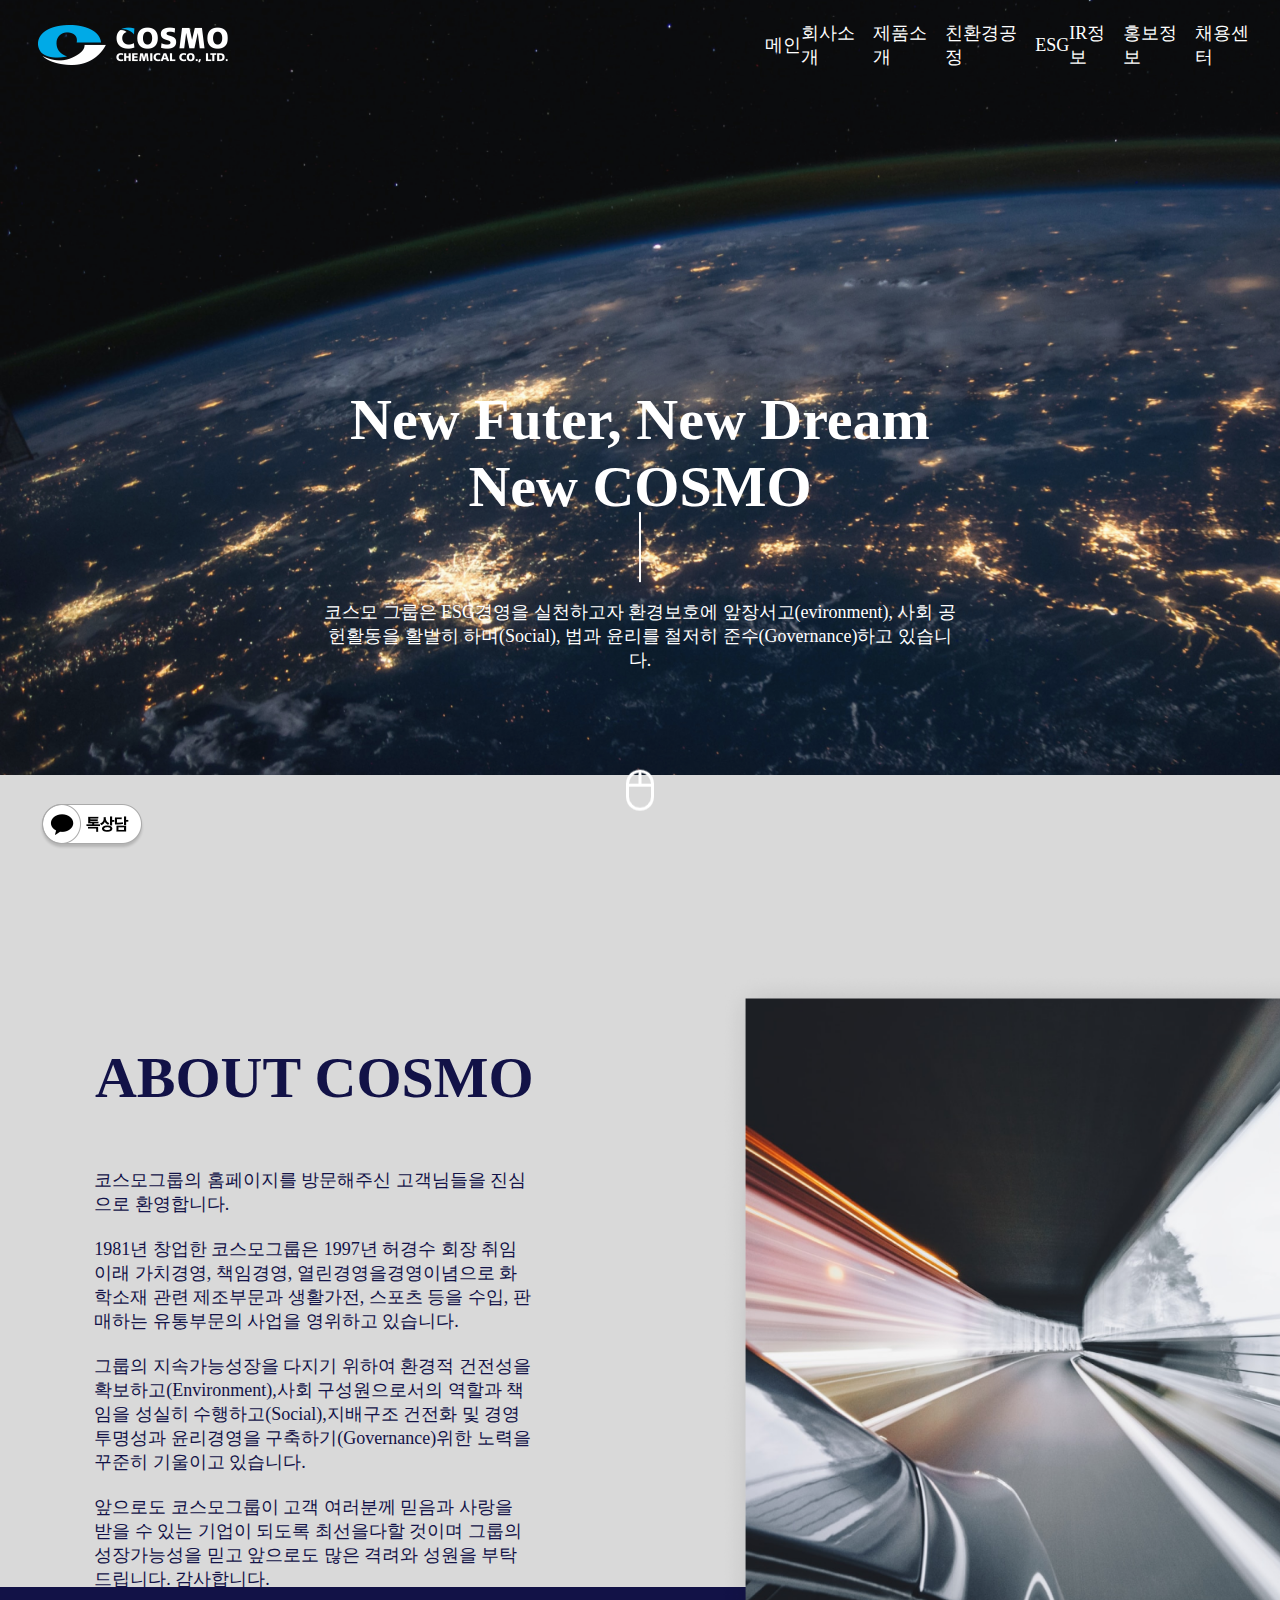
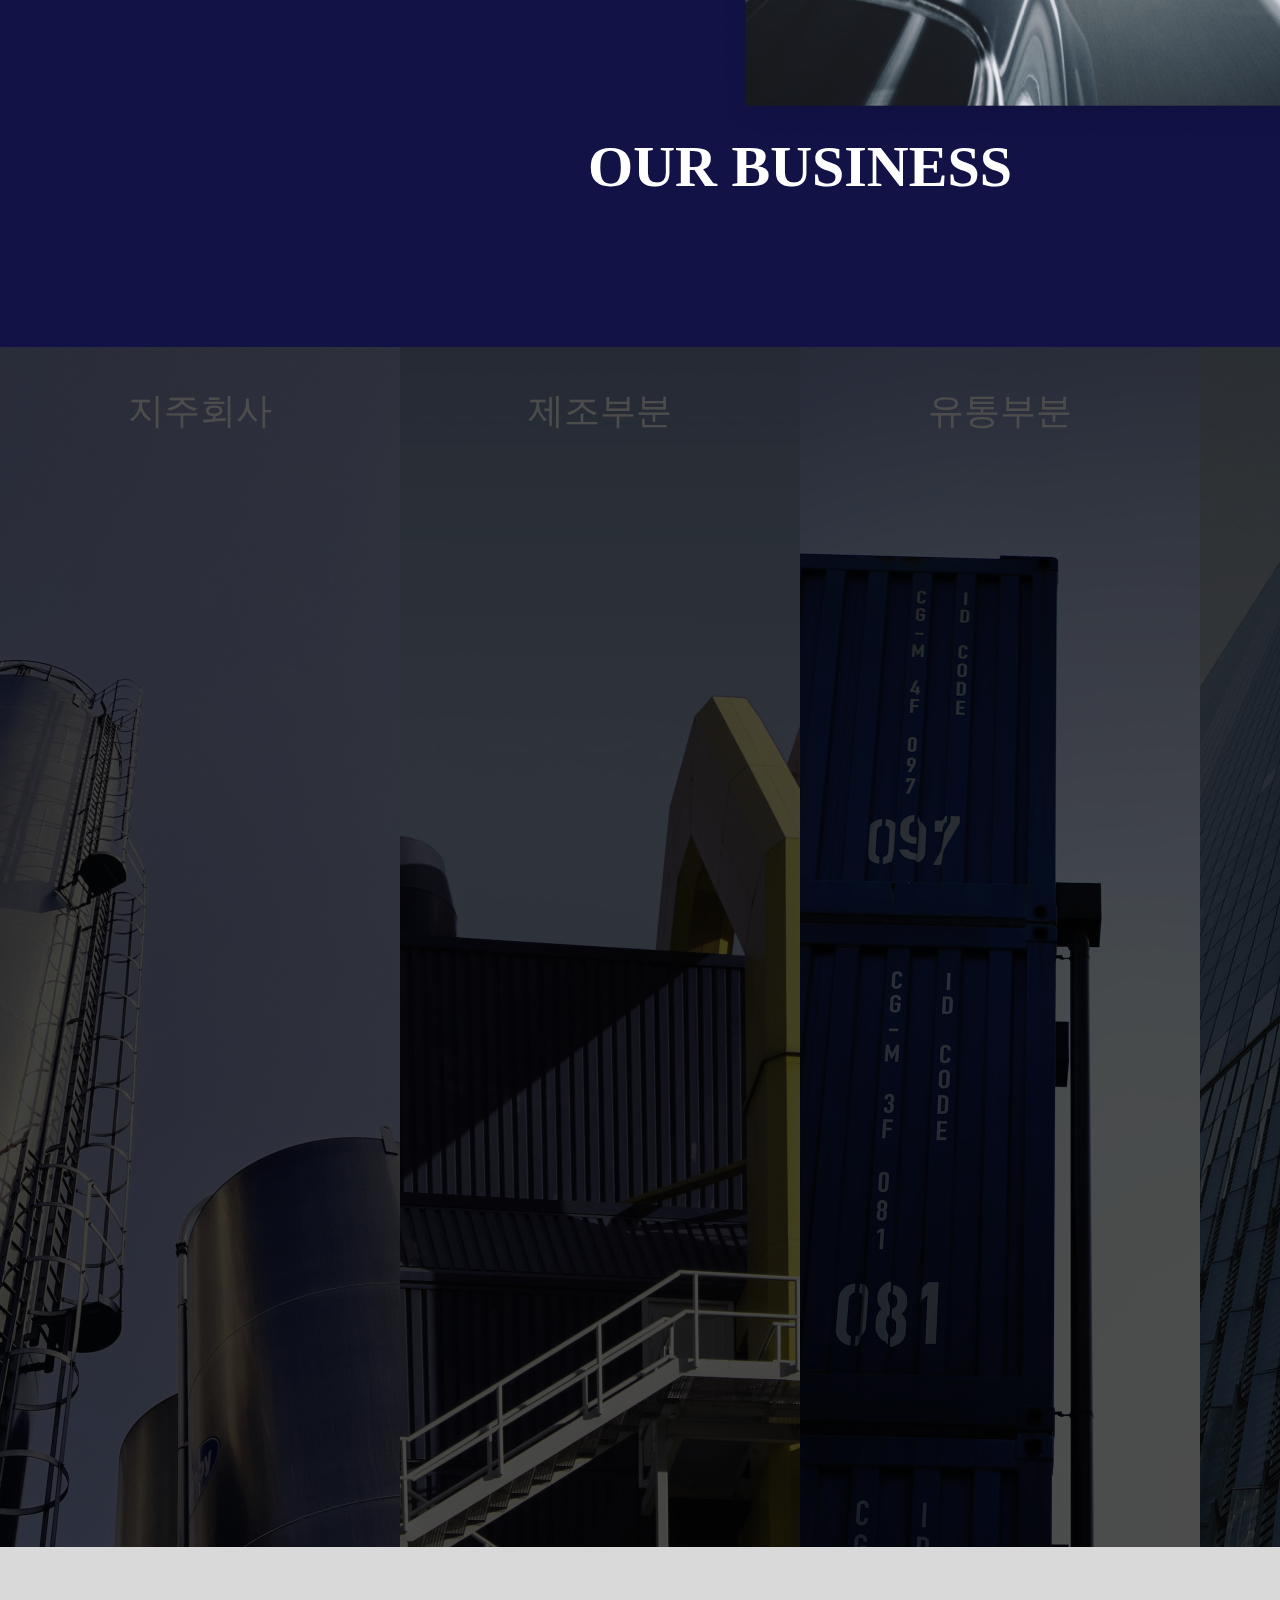
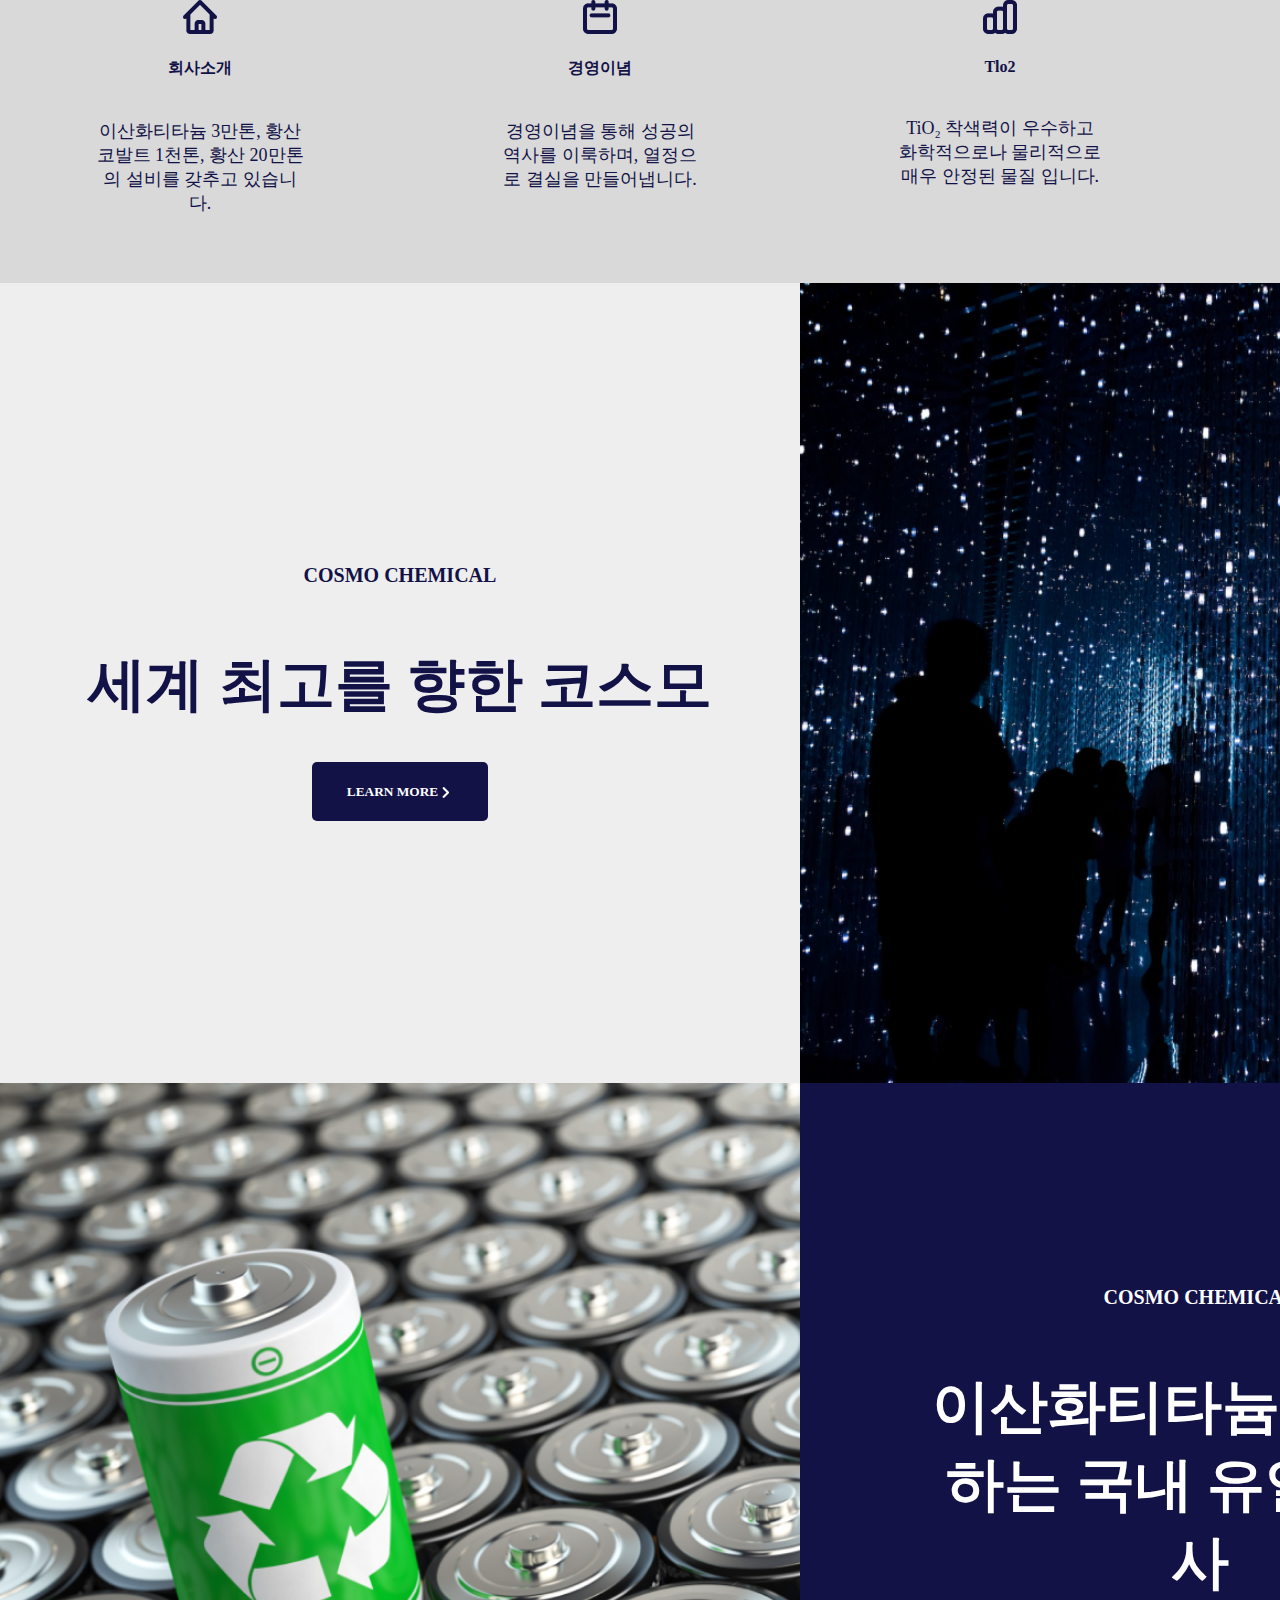
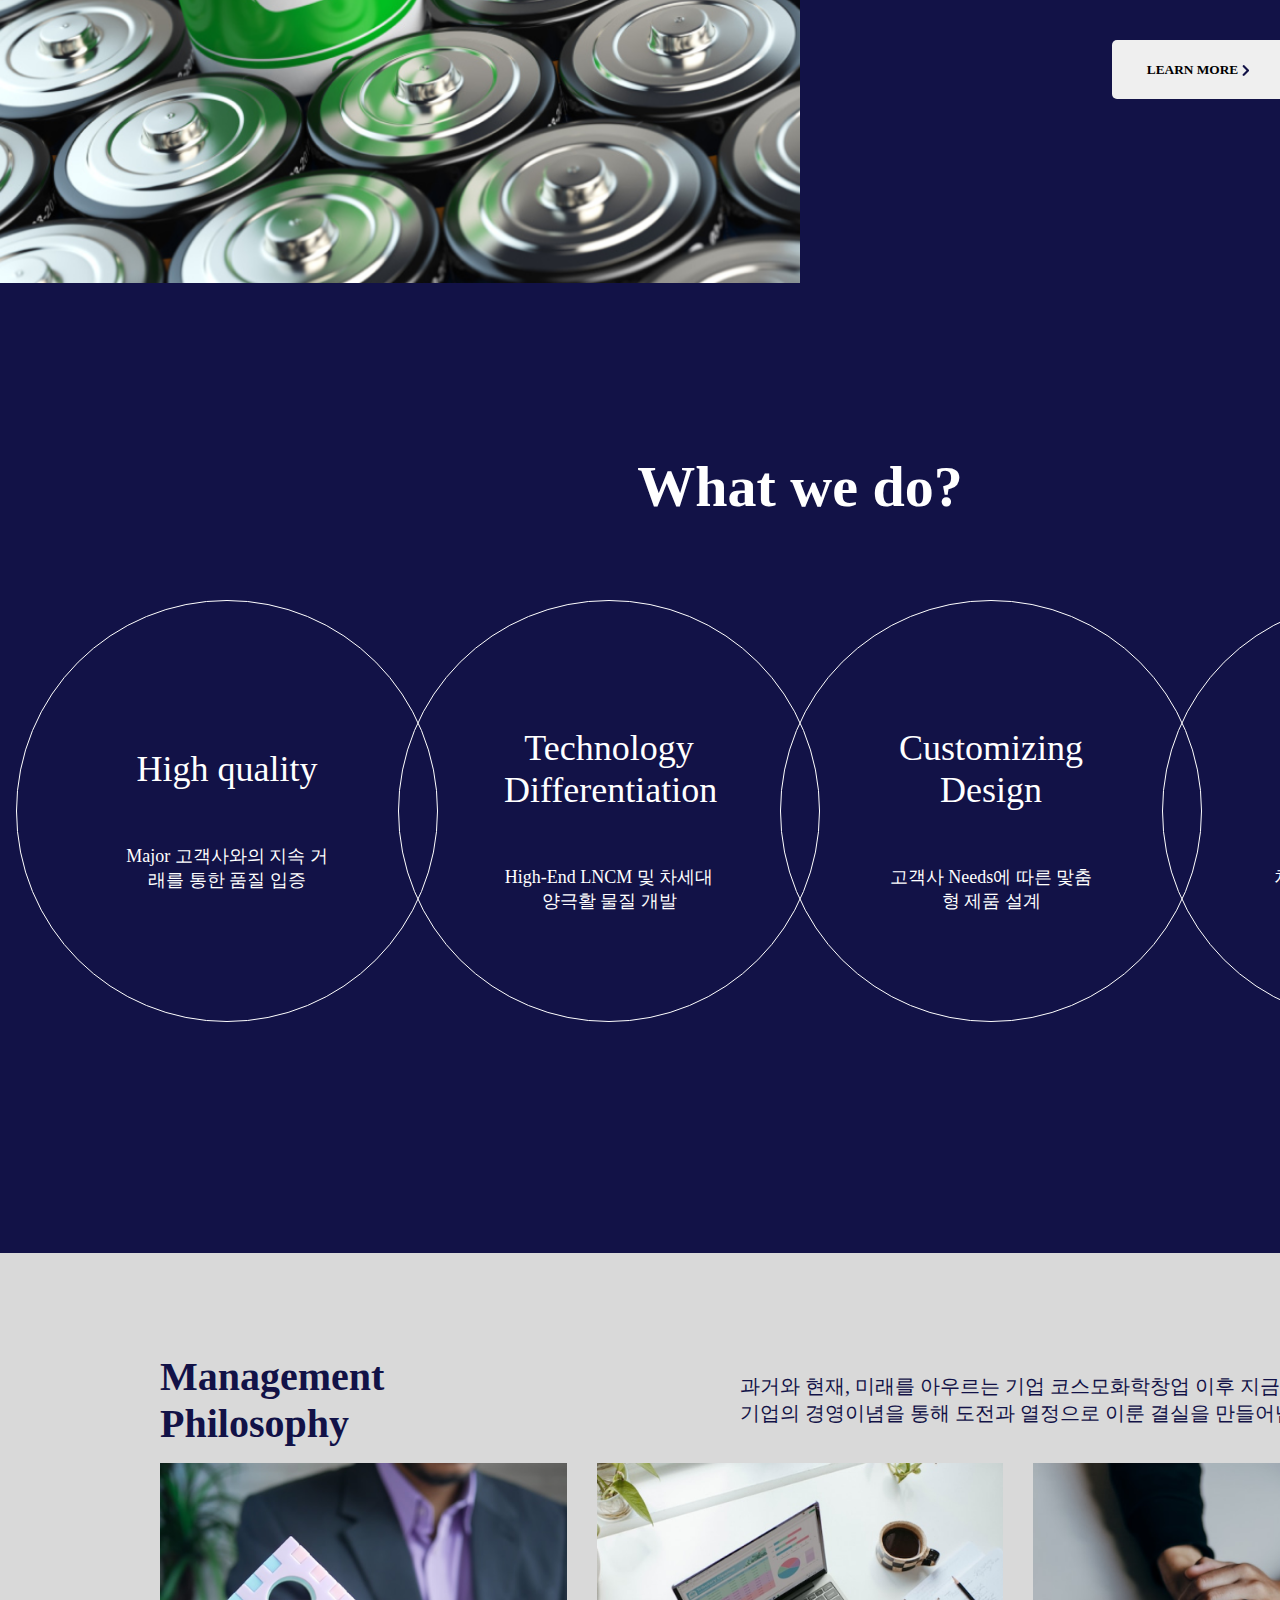
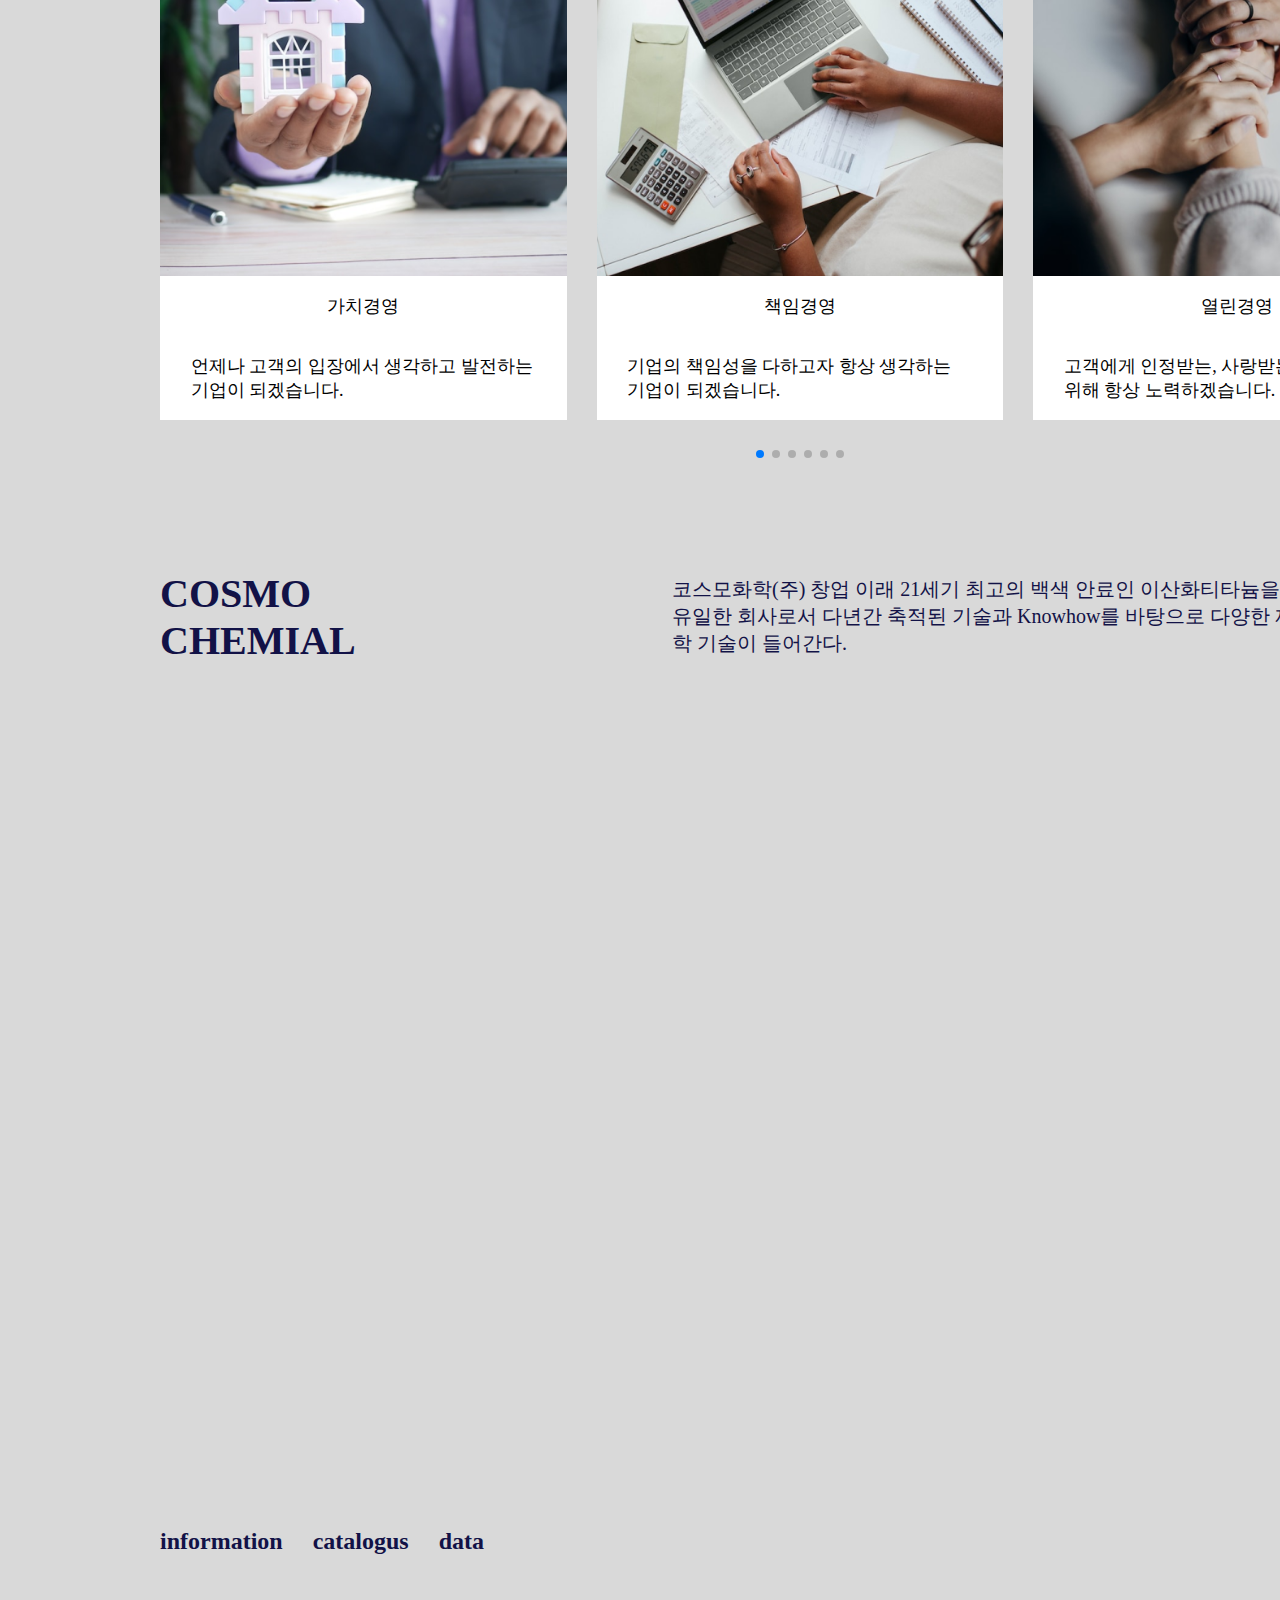
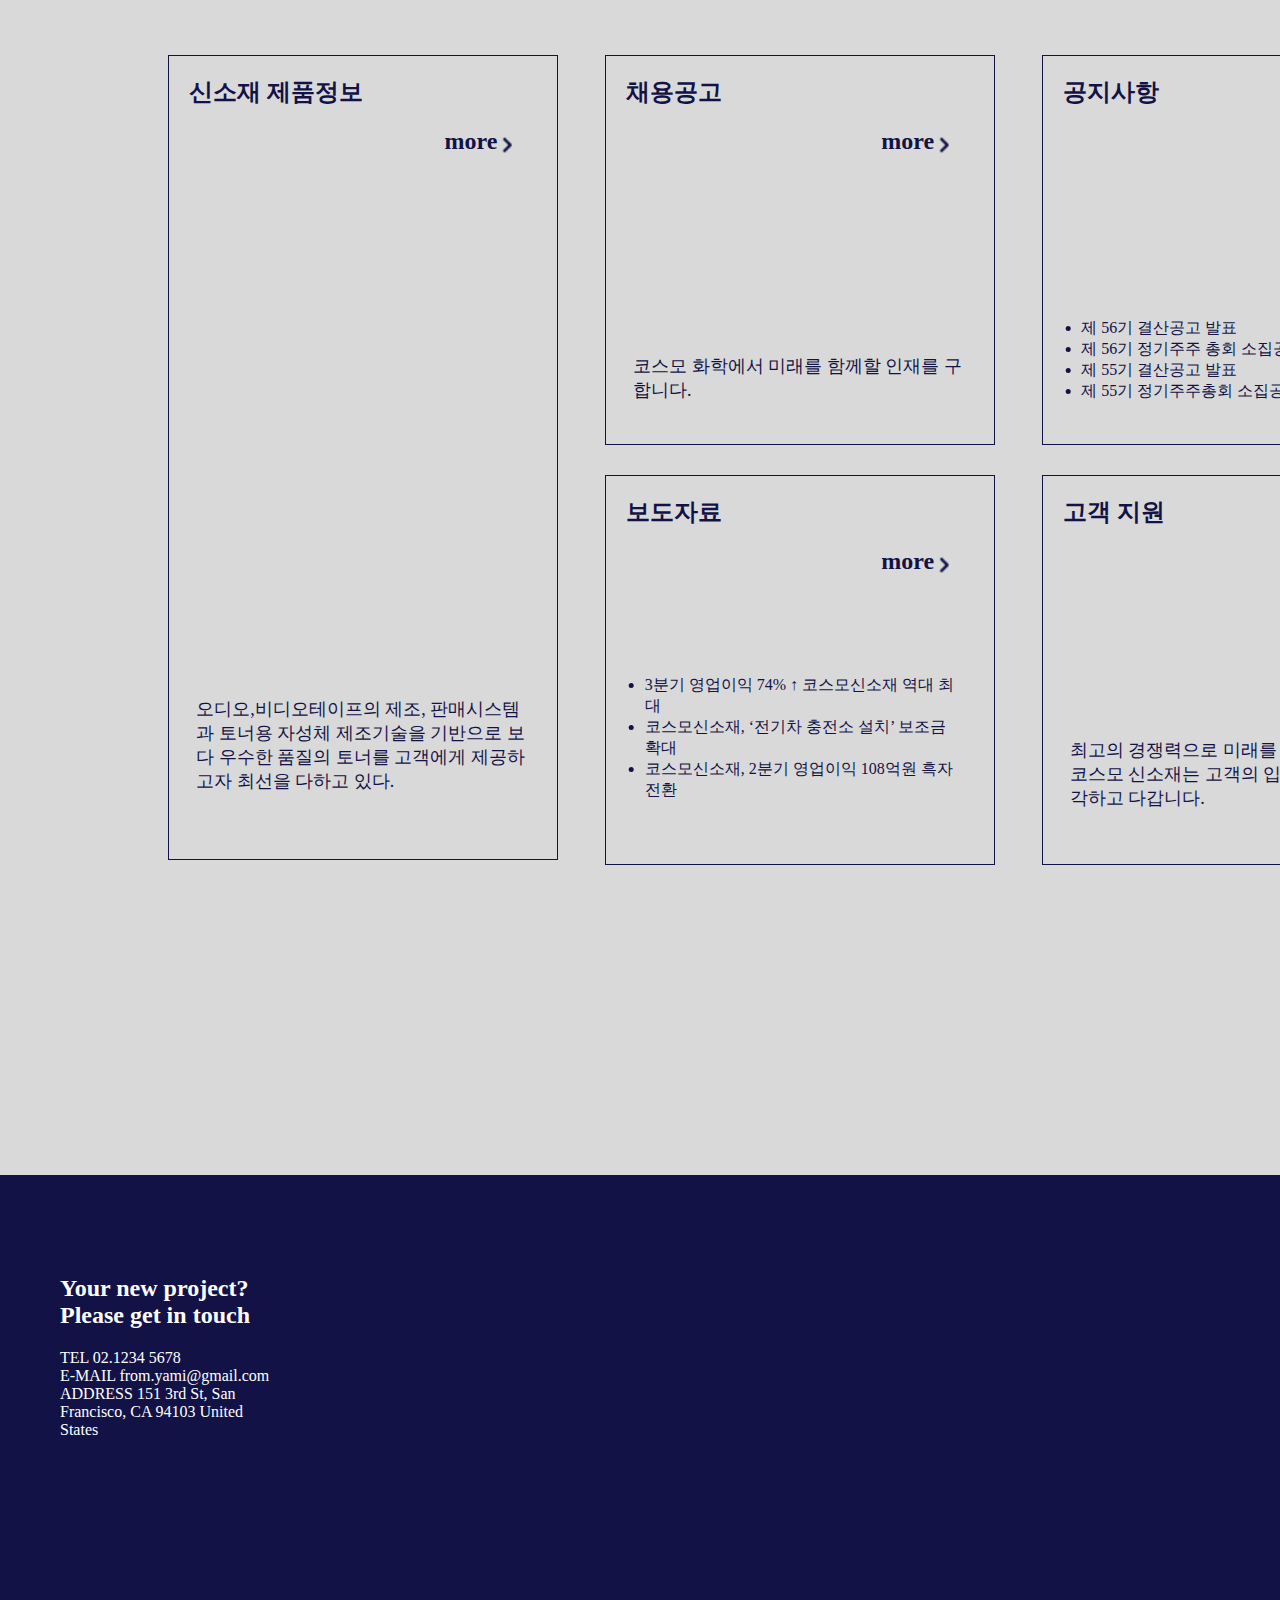
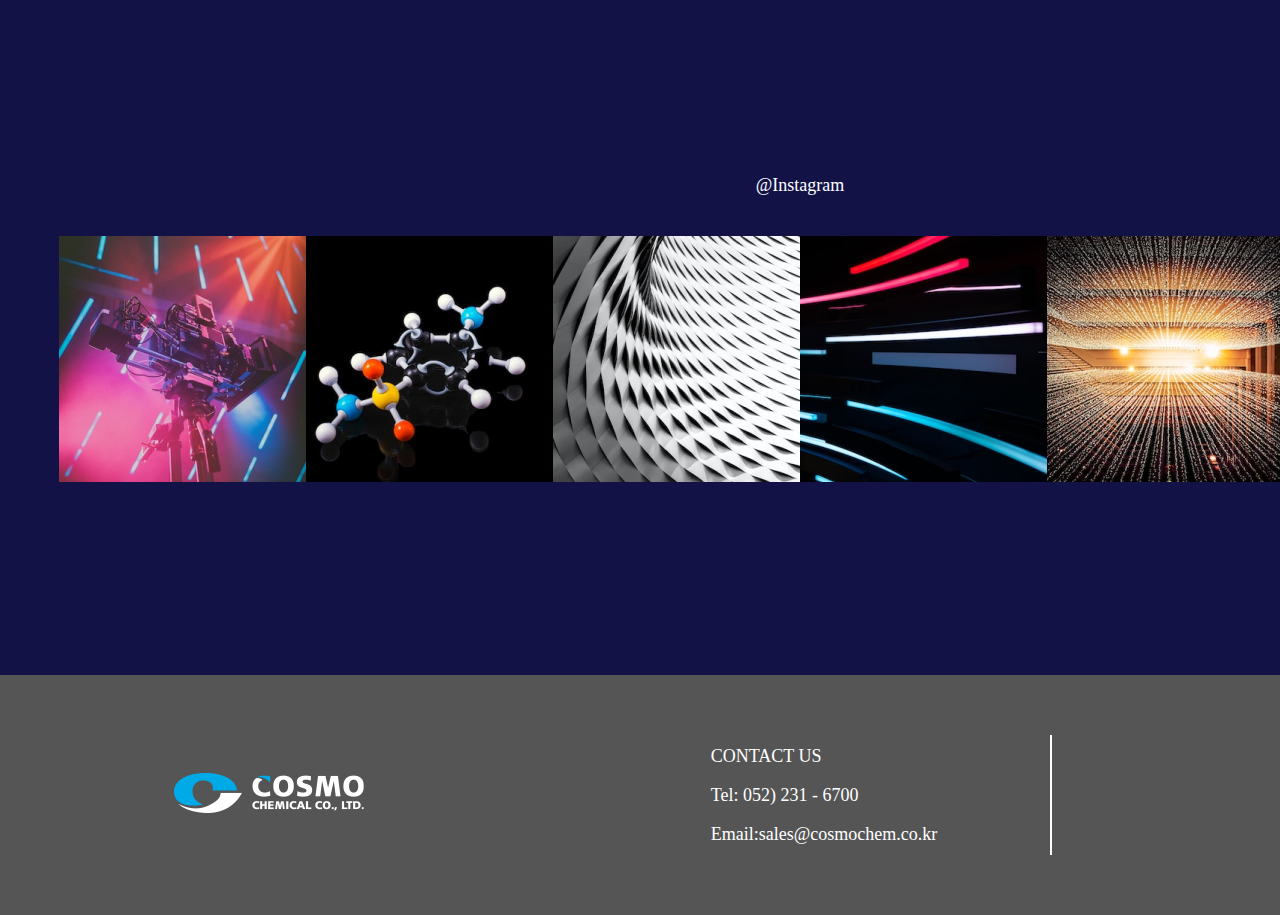
<file: cosomo/cosomo.html>
<!DOCTYPE html>
<html lang="KO">
<head>
  <meta charset="UTF-8">
  <meta http-equiv="X-UA-Compatible" content="IE=edge">
  <meta name="viewport" content="width=, initial-scale=1.0">
  <title>cosmo</title>
   <!-- Link Swiper's CSS -->
  <link rel="stylesheet" href="https://cdn.jsdelivr.net/npm/swiper@10/swiper-bundle.min.css" />

  <link rel="stylesheet" href="./style.css">
  <script type="text/javascript" src="https://dapi.kakao.com/v2/maps/sdk.js?appkey=3adbba35276041b412c4a766905afc18"></script>
  <script src="https://code.jquery.com/jquery-3.6.0.min.js"></script>
</head>
<body>
  <header>
    <div class="global-wrapper flex">
      <h1>cosomo</h1>
      <ul class="global-nav flex">
        <li><a href="#">메인</a></li>
        <li><a href="#">회사소개</a></li>
        <li><a href="#">제품소개</a></li>
        <li><a href="#">친환경공정</a></li>
        <li><a href="#">ESG</a></li>
        <li><a href="#">IR정보</a></li>
        <li><a href="#">홍보정보</a></li>
        <li><a href="#">채용센터</a></li>
      </ul>
    </div>
  </header>
  <article class="content">
    <div class="main-img">
      <img src="./images/main.png" alt="main">
   
      <div class="main-text">
        <h1>New Futer, New Dream New COSMO</h1>
        <P>코스모 그룹은 ESG경영을 실천하고자 환경보호에 앞장서고(evironment),
          사회 공헌활동을 활발히 하며(Social), 법과 윤리를 철저히 준수(Governance)하고 있습니다.</P>
          <div class="icon"><img src="./images/mouse.png"> </div>
      </div>
  </div>

  </article>
  <article class="fixbox">
    <img src="./images/icon.png" alt="imgicon">
  </article>

  </article>
  <article class="about flex">
    <div class="about-text">
      <h1>ABOUT COSMO</h1>
      <p>코스모그룹의 홈페이지를 방문해주신 고객님들을 진심으로 환영합니다.
        <br><br>
        1981년 창업한 코스모그룹은 1997년 허경수 회장 취임 이래 가치경영, 책임경영, 열린경영을경영이념으로 화학소재 관련 제조부문과 생활가전, 스포츠 등을 수입, 판매하는 유통부문의 사업을 영위하고 있습니다.
        <br><br>
        그룹의 지속가능성장을 다지기 위하여 환경적 건전성을 확보하고(Environment),사회 구성원으로서의 역할과 책임을 성실히 수행하고(Social),지배구조 건전화 및 경영투명성과 윤리경영을 구축하기(Governance)위한 노력을 꾸준히 기울이고 있습니다.
        <br><br>
        앞으로도 코스모그룹이 고객 여러분께 믿음과 사랑을 받을 수 있는 기업이 되도록 최선을다할 것이며 그룹의 성장가능성을 믿고 앞으로도 많은 격려와 성원을 부탁 드립니다.
        감사합니다.</p>
      </div>
    <div class="car">
      <img src="./images/11.png" alt="car1">
    </div>
  </article>

  <article class="ourbusiness">
    <div class="line">
      <h1>OUR BUSINESS</h1>
    </div>
    <ul class="our flex">
      <li><a href="#">지주회사</a></li>
      <li><a href="#">제조부분</a></li>
      <li><a href="#">유통부분</a></li>
      <li><a href="#">해외계열 회사</a></li>
    </ul>
  </article>
  <article class="introduce">
    <ul class="flex">
      <li>
        <img src="./images/home.png" at="home">
        <h4>회사소개</h4>
        <p>이산화티타늄 3만톤, 황산코발트 1천톤, 황산 20만톤의 설비를 갖추고 있습니다.</p>
      </li>
      <li>
        <img src="./images/calendar.png" at="calendar">
        <h4>경영이념</h4>
        <p>경영이념을 통해 성공의 역사를 이룩하며, 열정으로 결실을 만들어냅니다.</p>
      </li>
      <li>
        <img src="./images/chart-bar.png" at="chart-bar">
        <h4>Tlo2</h4>
        <p>TiO₂ 착색력이 우수하고 화학적으로나 물리적으로 매우 안정된 물질 입니다.</p>
      </li>
      <li>
        <img src="./images/globe.png" at="globe">
        <h4>환경방침</h4>
        <p>COSMO는 자연환경과 더불어사는 사회를 만드는데 최선을 다합니다. </p>
      </li>
    </ul>
  </article>
  <article class="block">
    <ul class="block-wrapper flex">
      <li>
        <p>COSMO CHEMICAL</p>
        <h1>세계 최고를 향한
          코스모</h1>
        <button type="submit">LEARN MORE<img src="./images/right2.png"></button>
      </li>
      <li></li>
      <li></li>
      <li>
        <p>COSMO CHEMICAL</p>
        <h1>이산화티타늄을 생산하는
        국내 유일한 회사</h1>
      <button type="submit">LEARN MORE<img src="./images/right.png"></button>
      </li>
  </article>
  <article class="wedo">
    <h1>What we do?</h1>
    <ul class="wedo-wrapper flex">
      <li>
        <p>High quality</p>
        <p>Major 고객사와의 지속 거래를 통한 품질 입증</p>
      </li>
      <li>
        <p>Technology Differentiation</p>
        <p>High-End LNCM 및 차세대 양극활 물질 개발</p>
      </li>
      <li>
        <p>Customizing Design</p>
        <p>고객사 Needs에 따른 맟춤형 제품 설계</p>
      </li>
      <li>
        <p>Competitive Price</p>
        <p>차별화 공정 도입, 생산성 및 가격 경쟁력 강화</p>
      </li>
    </ul>
  </article>
  <article class="management">
      <ul class="Philosophy flex">
        <li><h2>Management
          Philosophy</h2>
        </li>
        <li>과거와 현재, 미래를 아우르는 기업 코스모화학창업 이후 지금까지 계승되어 온 기업의 경영이념을 통해 도전과 열정으로 이룬 결실을 만들어냅니다.</li>
      </ul>

        <!-- Swiper -->
      <div class="swiper mySwiper">
        <div class="swiper-wrapper">
          <div class="swiper-slide">
            <span class="img-card"><img src="./images/2.png" alt="value"></span>
            <p>가치경영</p>
            <p>언제나 고객의 입장에서 생각하고 발전하는 기업이 되겠습니다.</p>
          </div>
          <div class="swiper-slide">
            <span class="img-card"><img src="./images/3.png" alt="responsibility"></span>
            <p>책임경영</p>
            <p>기업의 책임성을 다하고자 항상 생각하는 기업이 되겠습니다.</p>
          </div>
          <div class="swiper-slide">
            <span class="img-card"><img src="./images/4.png" alt="open"></span>
            <p>열린경영</p>
            <p>고객에게 인정받는, 사랑받는 기업이 되기위해 항상 노력하겠습니다.</p>
          </div>
          <div class="swiper-slide">
          <span class="img-card"><img src="./images/19.png" alt="innovation"></span>
            <p>혁신경영</p>
            <p>새로운 아이디어와 기술로 끊임없이 발전하고 혁신하는 기업이 되겠습니다.</p>
          </div>
          <div class="swiper-slide">
            <span class="img-card"><img src="./images/17.png" alt="sustainability"></span>
            <p>지속가능경영</p>
            <p>환경, 사회, 경제적 측면에서 지속가능한 경영을 실천하는 기업이 되겠습니다.</p>
          </div>
          <div class="swiper-slide">
            <span class="img-card"><img src="./images/18.png" alt="collaboration"></span>
            <p>협력경영</p>
            <p>파트너와 협력하여 상생하는 기업으로서 더 큰 가치를 창출하겠습니다.</p>
        </div>
        </div>
        <div class="swiper-pagination"></div>
      </div>
  </article>

  <article class="chemial flex">
    <div class="cosmo flex">
      <h2>COSMO<br>CHEMIAL</h2>
      <p>코스모화학(주) 창업 이래 21세기 최고의 백색 안료인 이산화티타늄을 생산하였다.국내 유일한 회사로서 다년간 축적된 기술과 Knowhow를 바탕으로 다양한 제품에 코스모 화학 기술이 들어간다.</p>
    </div>
    <div class="youtube">
      <iframe width="560" height="315" src="https://www.youtube.com/embed/mlPIbY_8qBM?autoplay=1&mute=1&loop=1&start=4&controls=0" title="YouTube video player" frameborder="0" allow="accelerometer; autoplay; clipboard-write; encrypted-media; gyroscope; picture-in-picture; web-share" allowfullscreen></iframe>
    </div>
  </article>

  <article class="log">
    <ul class="tag flex">
      <li><a href="#">information</a> </li>
      <li><a href="#">catalogus</a></li>
      <li><a href="#">data</a></li>
    </ul>

    <ul class="table flex">
      <li>
          <h2>신소재 제품정보</h2>
          <span class="more"><a href="#">more<img src="./images/right.png"></a></span>
          <p class="detail">오디오,비디오테이프의 제조, 판매시스템과 토너용 자성체 제조기술을 기반으로 보다 우수한 품질의 토너를 고객에게 제공하고자 최선을 다하고 있다.</p>
      </li>
      <li>
        <h2>채용공고</h2>
        <span class="more"><a href="#">more<img src="./images/right.png"></a></span>
          <p class="detail">코스모 화학에서 미래를 함께할 인재를 구합니다.</p>
      </li>

      <li>
        <h2>보도자료</h2>
        <span class="more"><a href="#">more<img src="./images/right.png"></a></span>
        <ul class="detail">
          <li>3분기 영업이익 74% ↑ 코스모신소재 역대 최대</li>
          <li>코스모신소재, ‘전기차 충전소 설치’ 보조금 확대</li>
          <li>코스모신소재, 2분기 영업이익 108억원 흑자 전환</li>
        </ul>
      </li>
      
      <li>
          <h2>공지사항</h2>
          <span class="more"><a href="#">more<img src="./images/right.png"></a></span>
          <ul class="detail">
            <li>제 56기 결산공고 발표</li>
            <li>제 56기 정기주주 총회 소집공고 발표</li>
            <li>제 55기 결산공고 발표</li>
            <li>제 55기 정기주주총회 소집공고 발표</li>
          </ul>
      </li>

      <li>
        <h2>고객 지원</h2>
        <span class="more"><a href="#">more<img src="./images/right.png"></a></span>
        <p class="detail">최고의 경쟁력으로 미래를 선도해 나가는 코스모 신소재는 고객의 입장에서 먼져 생각하고 다갑니다. </p>
      </li>
    </ul>
  </article>
  
  <article class="adress">
    <section class="ming">
      <h2>Your new project?<br>
      Please get in touch</h2>
      <ul class="adress-gnb">
      <li><span class="name">TEL</span> <span class="last">02.1234 5678</span> </li>
      <li><span class="name">E-MAIL</span> <span class="last">from.yami@gmail.com</span></li>
      <li><span class="name">ADDRESS</span> <span class="last">151 3rd St, San Francisco, CA 94103 United States</span></li>
      </ul>
    </section>
  
    <div class="location-map" id="map">
      <address>

      </address>
    </div>
  </article>
    

  <article class="insta">
    <p>@Instagram</p>
      <ul class="insta-groove flex">
        <li><img src="./images/5.png" alt="01"></li>
        <li><img src="./images/6.png" alt="01"></li>
        <li><img src="./images/7.png" alt="01"></li>
        <li><img src="./images/8.png" alt="01"></li>
        <li><img src="./images/9.png" alt="01"></li>
        <li><img src="./images/10.png" alt="01"></li>
      </ul>
  </article>
  
  <footer>
    <ul class="flex">
      <li>
        <img src="./images/logo.png" alt="logo">
      </li>

      <li class="bar">
        <p>CONTACT US</p>
        <p>Tel: 052) 231 - 6700</p>
        <p>Email:sales@cosmochem.co.kr</p>
      </li>

      <li>
        <p>ETC</p>
        <p>개인정보취급방침</p>
        <p>이메일</p>
      </li>
    
    </ul>
  </footer>
  <script>
    const mapContainer = document.getElementById('map'), // 지도를 표시할 div 
		    mapOption = {
		        center: new kakao.maps.LatLng(37.5552606875493, 127.08785625047256 ), // 지도의 중심좌표
		        level: 3, // 지도의 확대 레벨
		        mapTypeId : kakao.maps.MapTypeId.ROADMAP // 지도종류
		    }; 

		// 지도를 생성한다 
		const map = new kakao.maps.Map(mapContainer, mapOption); 

		// 마우스 휠과 모바일 터치를 이용한 지도 확대, 축소를 막는다
		map.setZoomable(false);   

		// 지도에 확대 축소 컨트롤을 생성한다
		const zoomControl = new kakao.maps.ZoomControl();

		// 지도의 우측에 확대 축소 컨트롤을 추가한다
		map.addControl(zoomControl, kakao.maps.ControlPosition.RIGHT);

		// 지도에 마커를 생성하고 표시한다
		var marker = new kakao.maps.Marker({
		    position: new kakao.maps.LatLng(37.5552606875493, 127.08785625047256 ), // 마커의 좌표
		    map: map // 마커를 표시할 지도 객체
		});
	</script>
  
 <!-- Swiper JS -->
  <script src="https://cdn.jsdelivr.net/npm/swiper@10/swiper-bundle.min.js"></script>

  
  <!-- Initialize Swiper -->
  <script>
  var swiper = new Swiper(".mySwiper", {
    slidesPerView: 3,
    spaceBetween: 30,
    loop: true, // 무한 루프
    autoplay: {
        delay: 3000, // 이미지 전환 간격 (3초)
    },
    pagination: {
        el: ".swiper-pagination",
        clickable: true,
    },
});
  </script>
</body>
</html>
</file>
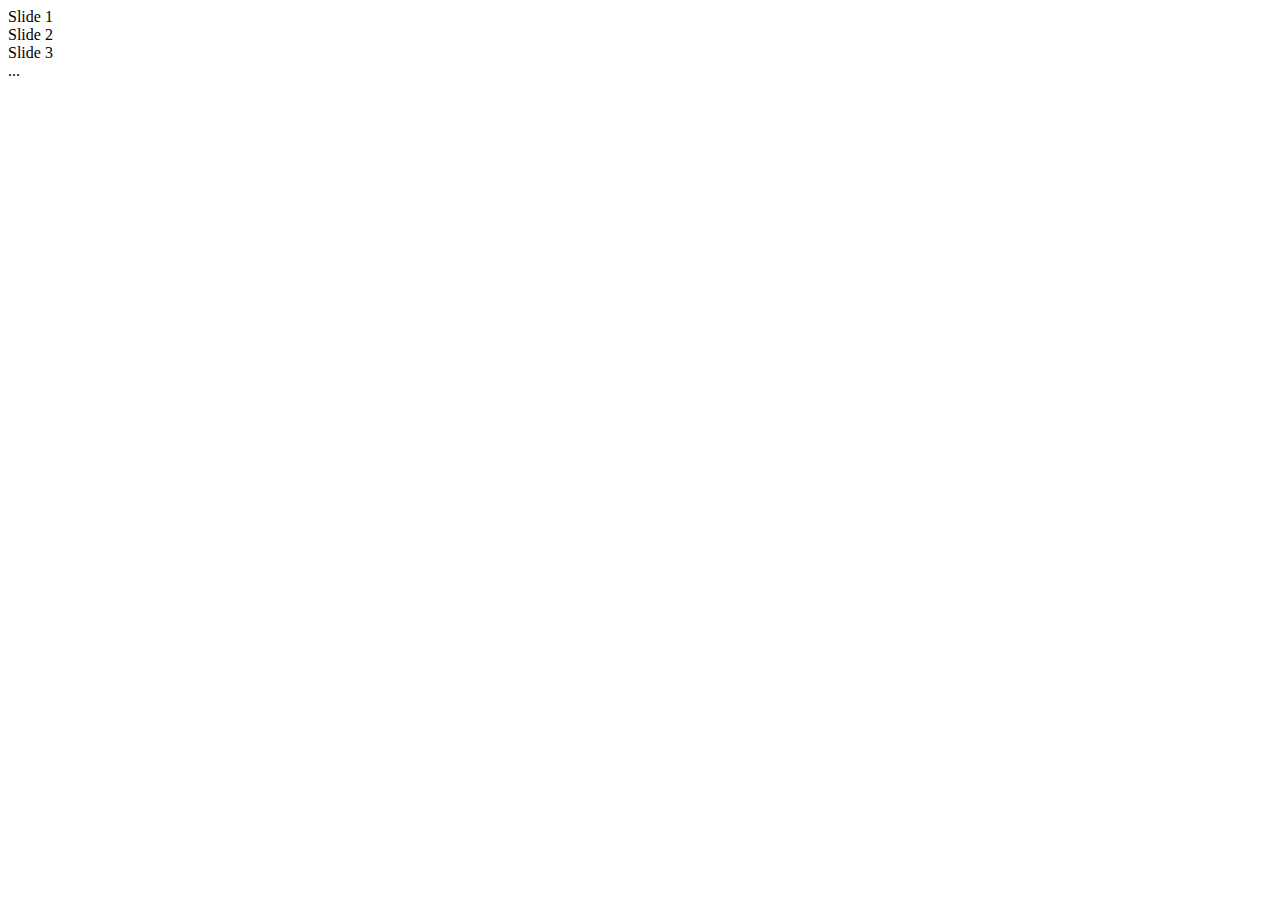
<file: main/text.html>
<!DOCTYPE html>
<html lang="en">
<head>
  <meta charset="UTF-8">
  <meta name="viewport" content="width=device-width, initial-scale=1.0">
  <title>Document</title>
  <style>
    .swiper {
      width: 600px;
      height: 300px;
}
  </style>
</head>
<body>
  <div class="swiper">
    <!-- Additional required wrapper -->
    <div class="swiper-wrapper">
      <!-- Slides -->
      <div class="swiper-slide">Slide 1</div>
      <div class="swiper-slide">Slide 2</div>
      <div class="swiper-slide">Slide 3</div>
      ...
    </div>
    <!-- If we need pagination -->
    <div class="swiper-pagination"></div>
  
    <!-- If we need navigation buttons -->
    <div class="swiper-button-prev"></div>
    <div class="swiper-button-next"></div>
  
    <!-- If we need scrollbar -->
    <div class="swiper-scrollbar"></div>
  </div>
  <script>
    const swiper = new Swiper('.swiper', {
  // Optional parameters
  direction: 'vertical',
  loop: true,

  // If we need pagination
  pagination: {
    el: '.swiper-pagination',
  },

  // Navigation arrows
  navigation: {
    nextEl: '.swiper-button-next',
    prevEl: '.swiper-button-prev',
  },

  // And if we need scrollbar
  scrollbar: {
    el: '.swiper-scrollbar',
  },
});
  </script>
</body>
</html>
</file>
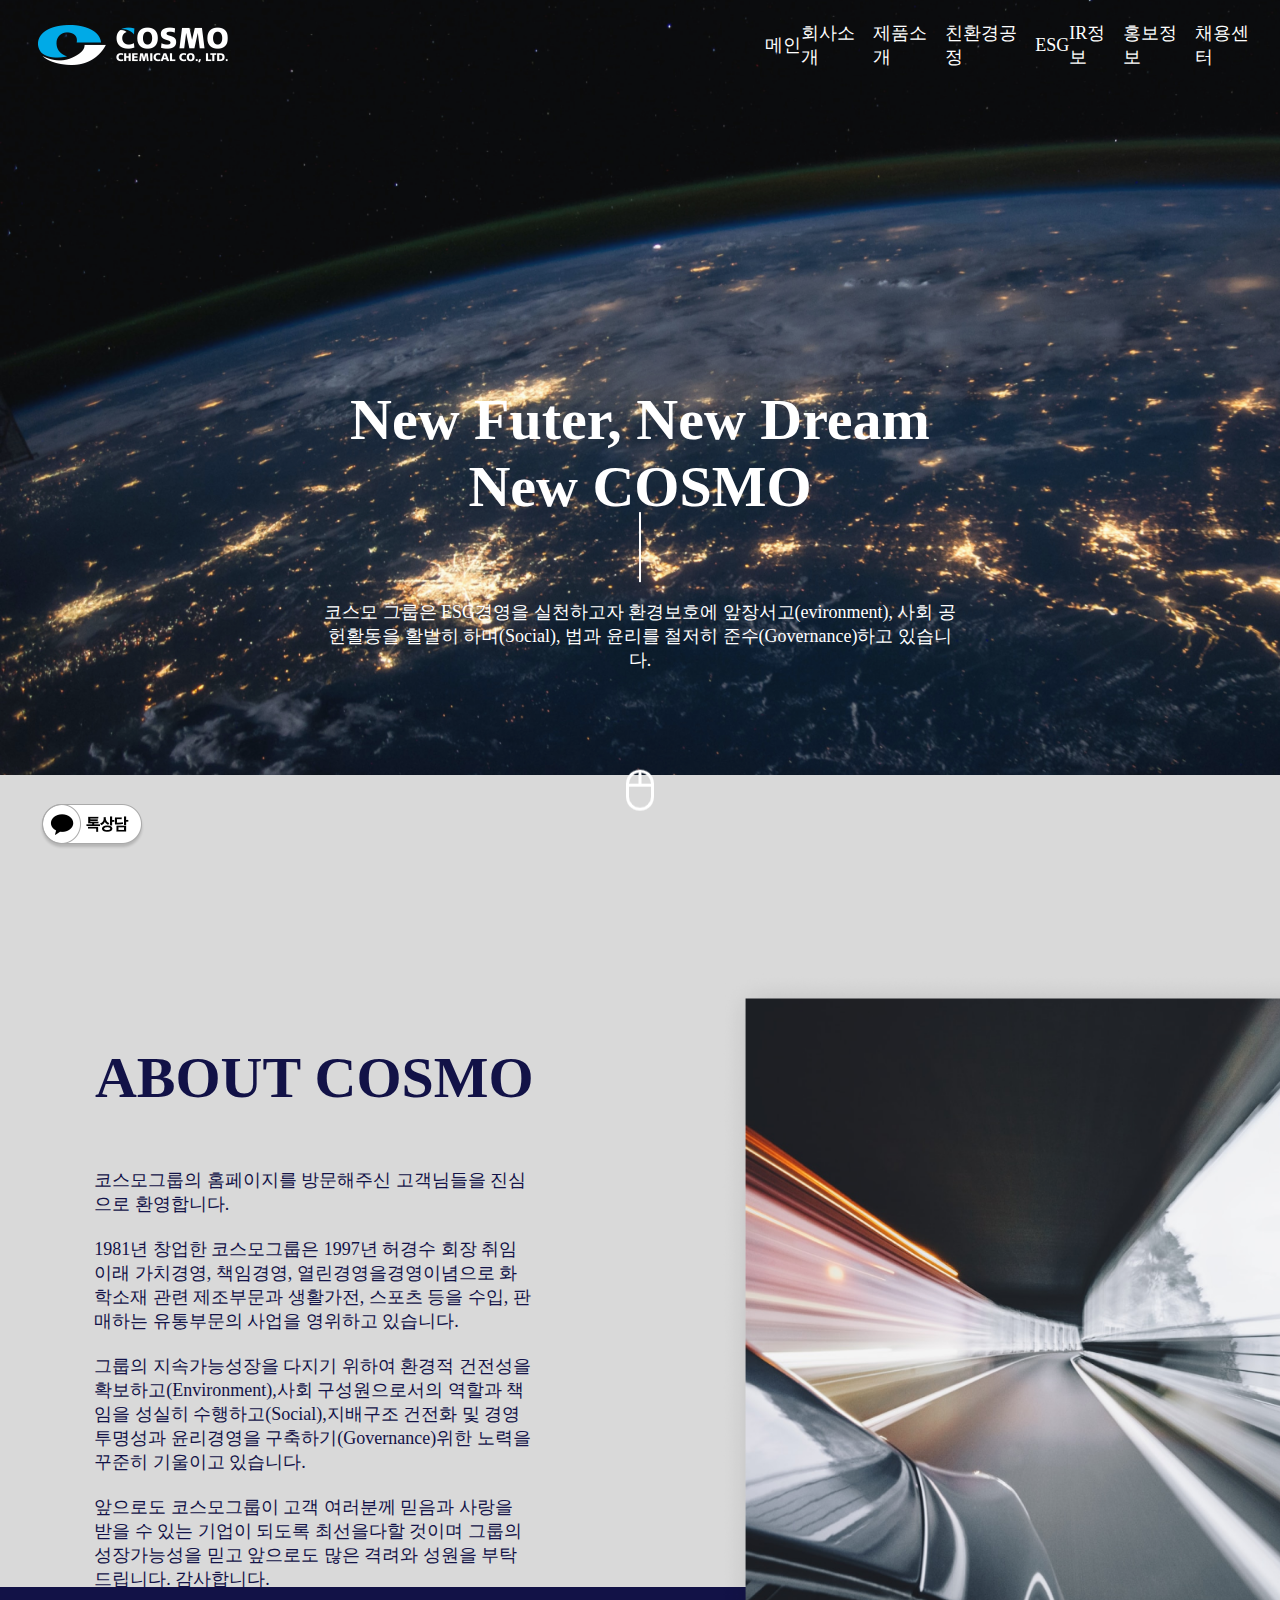
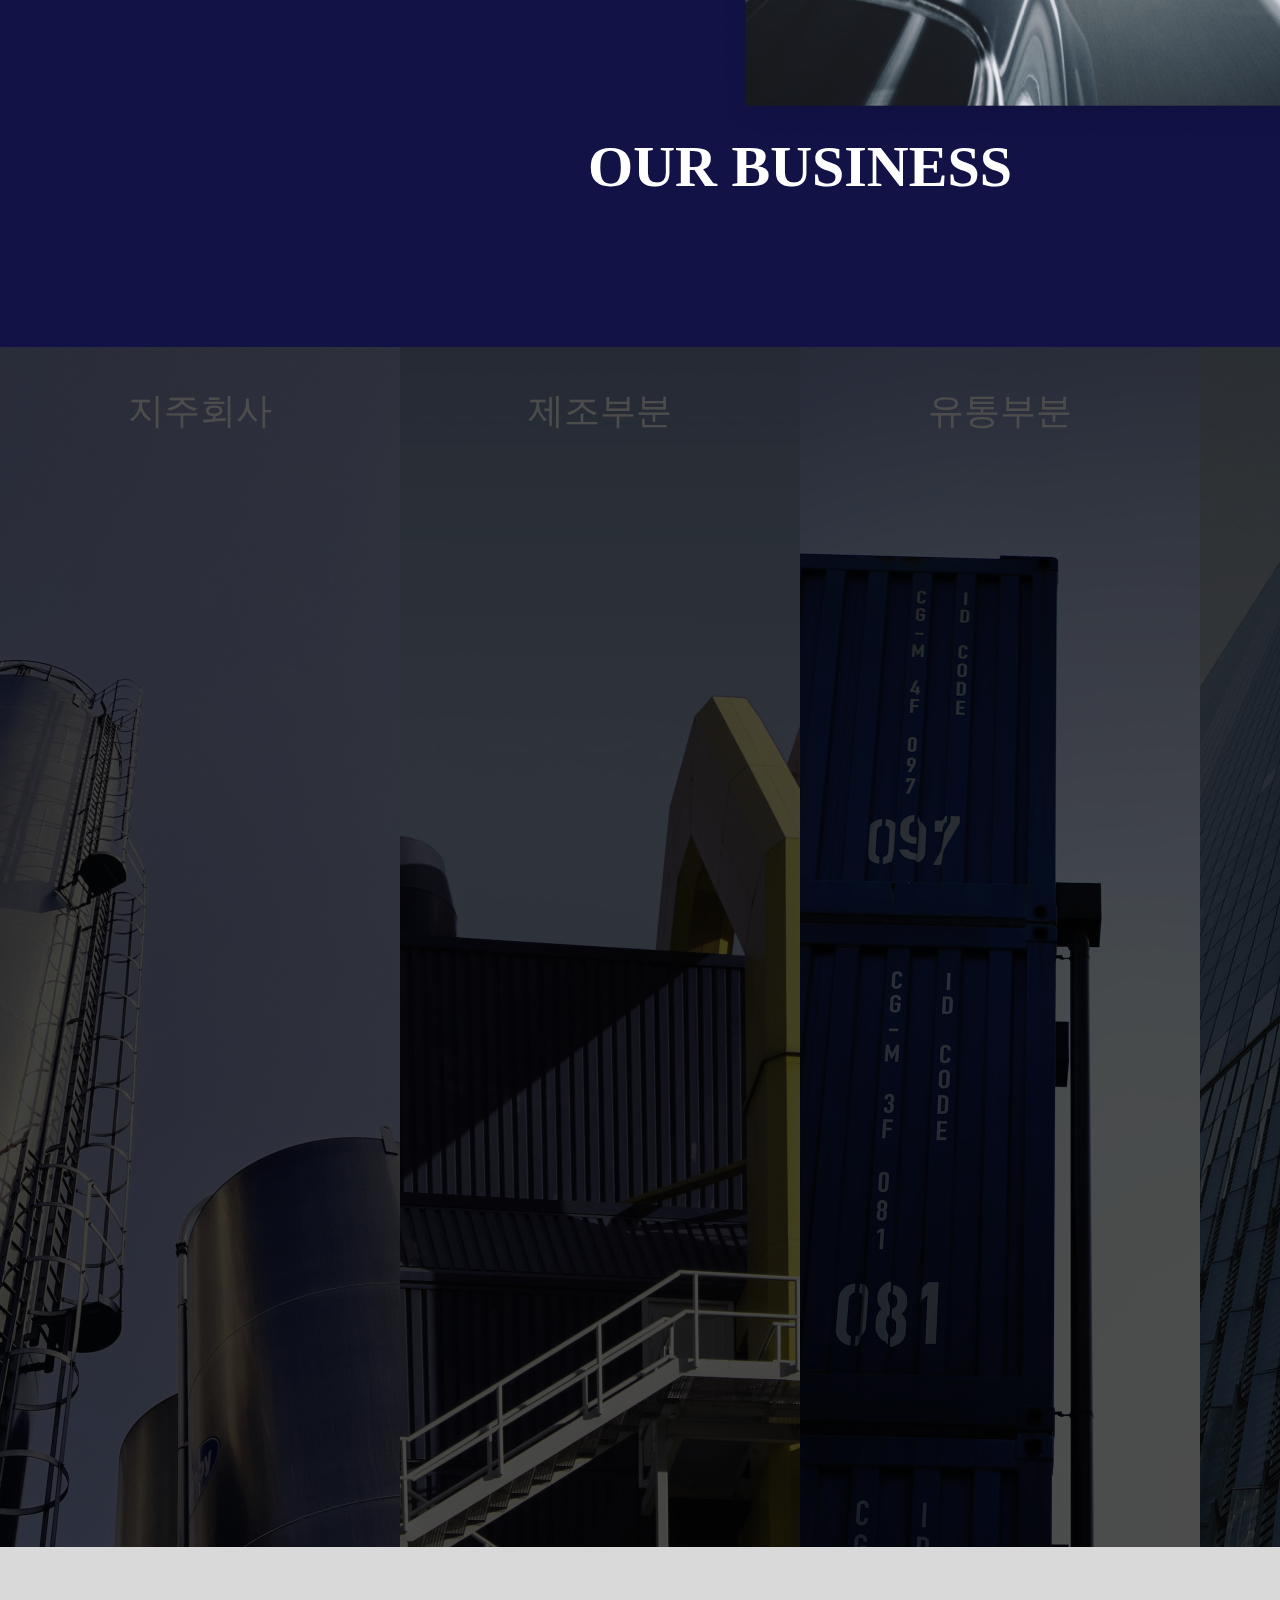
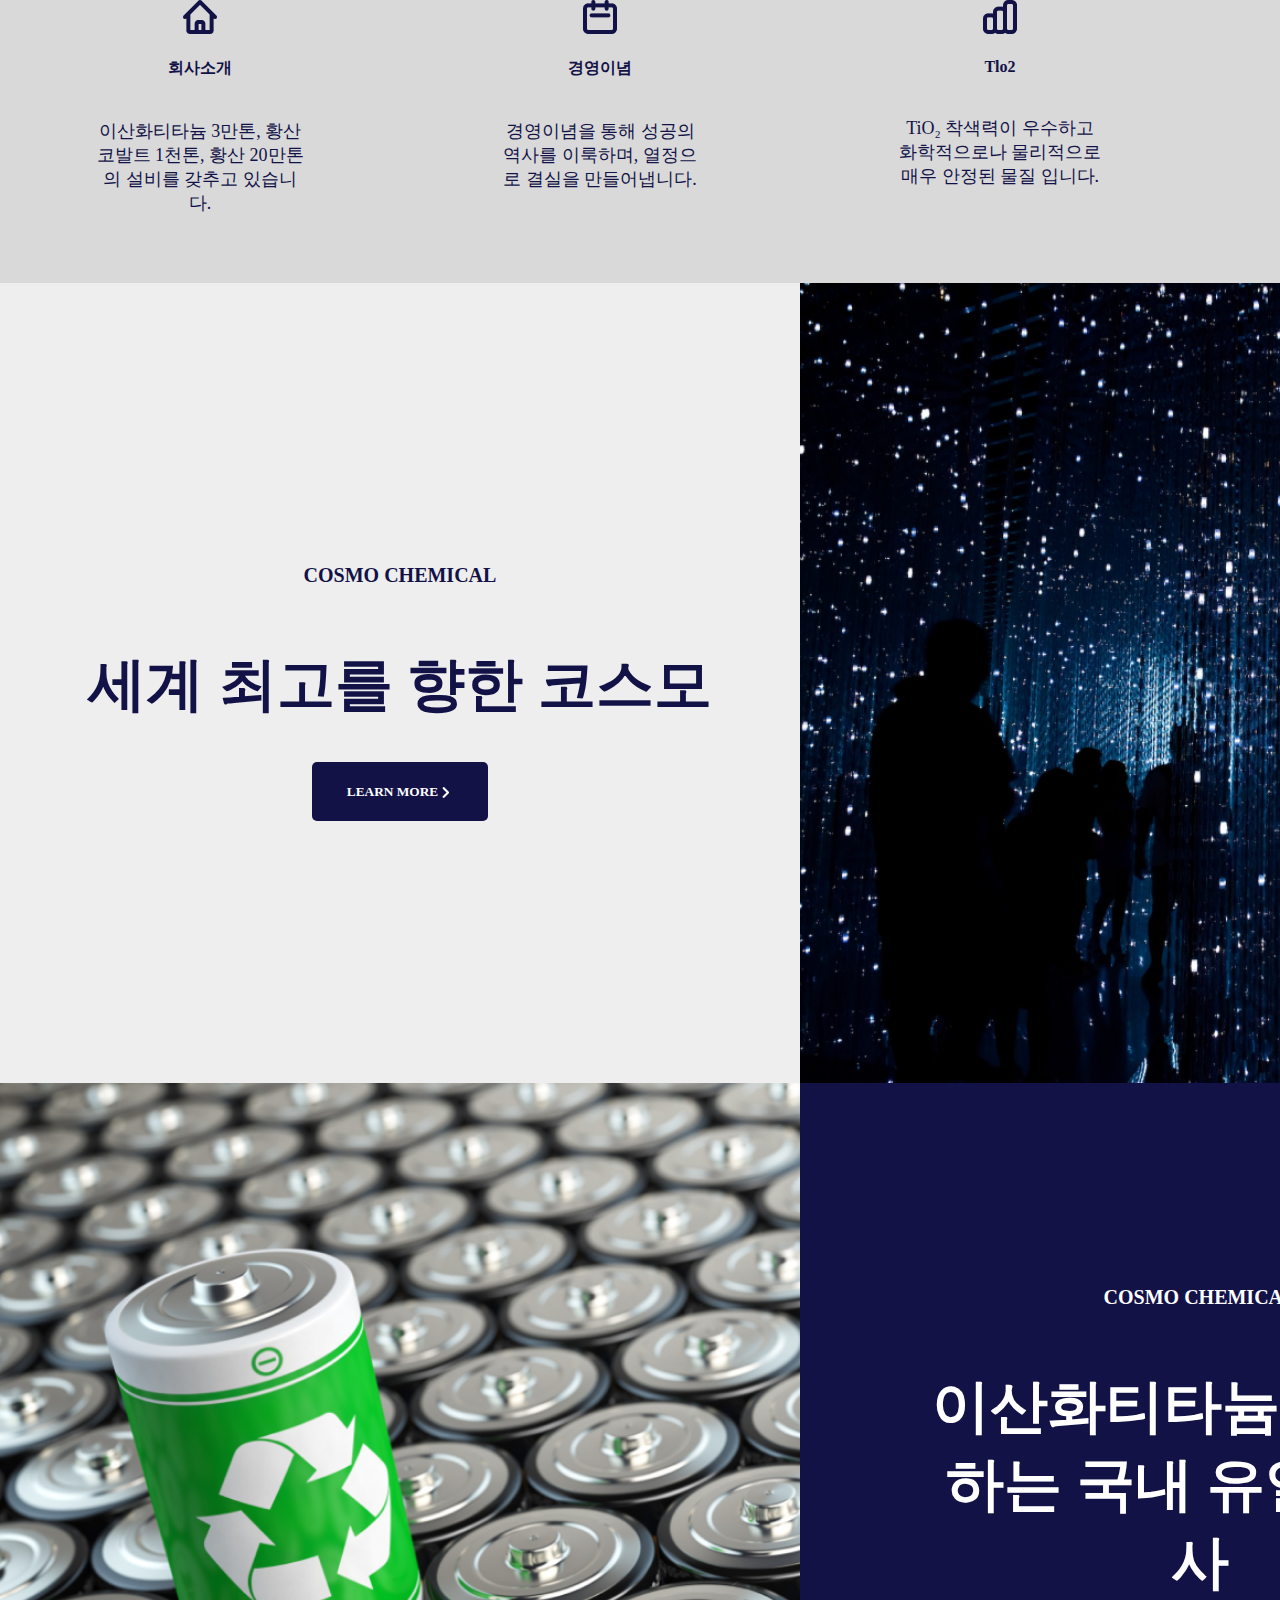
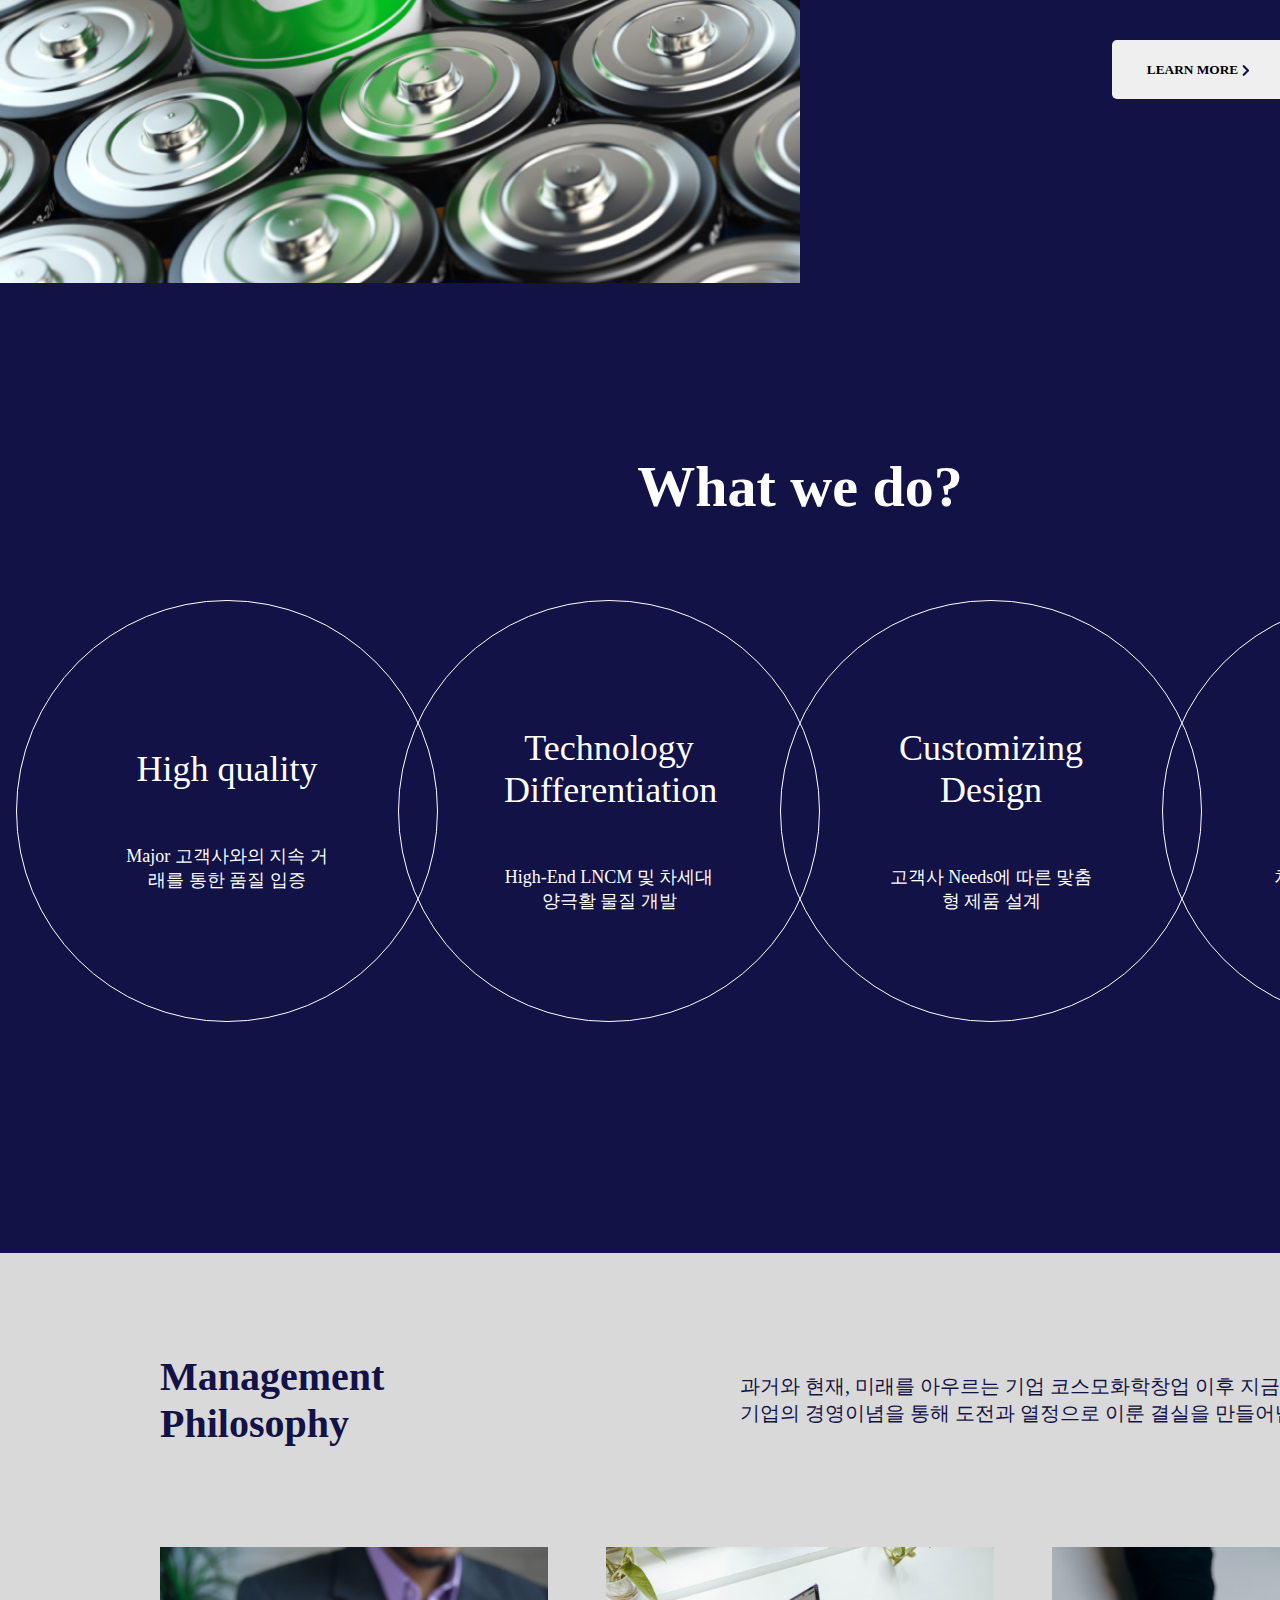
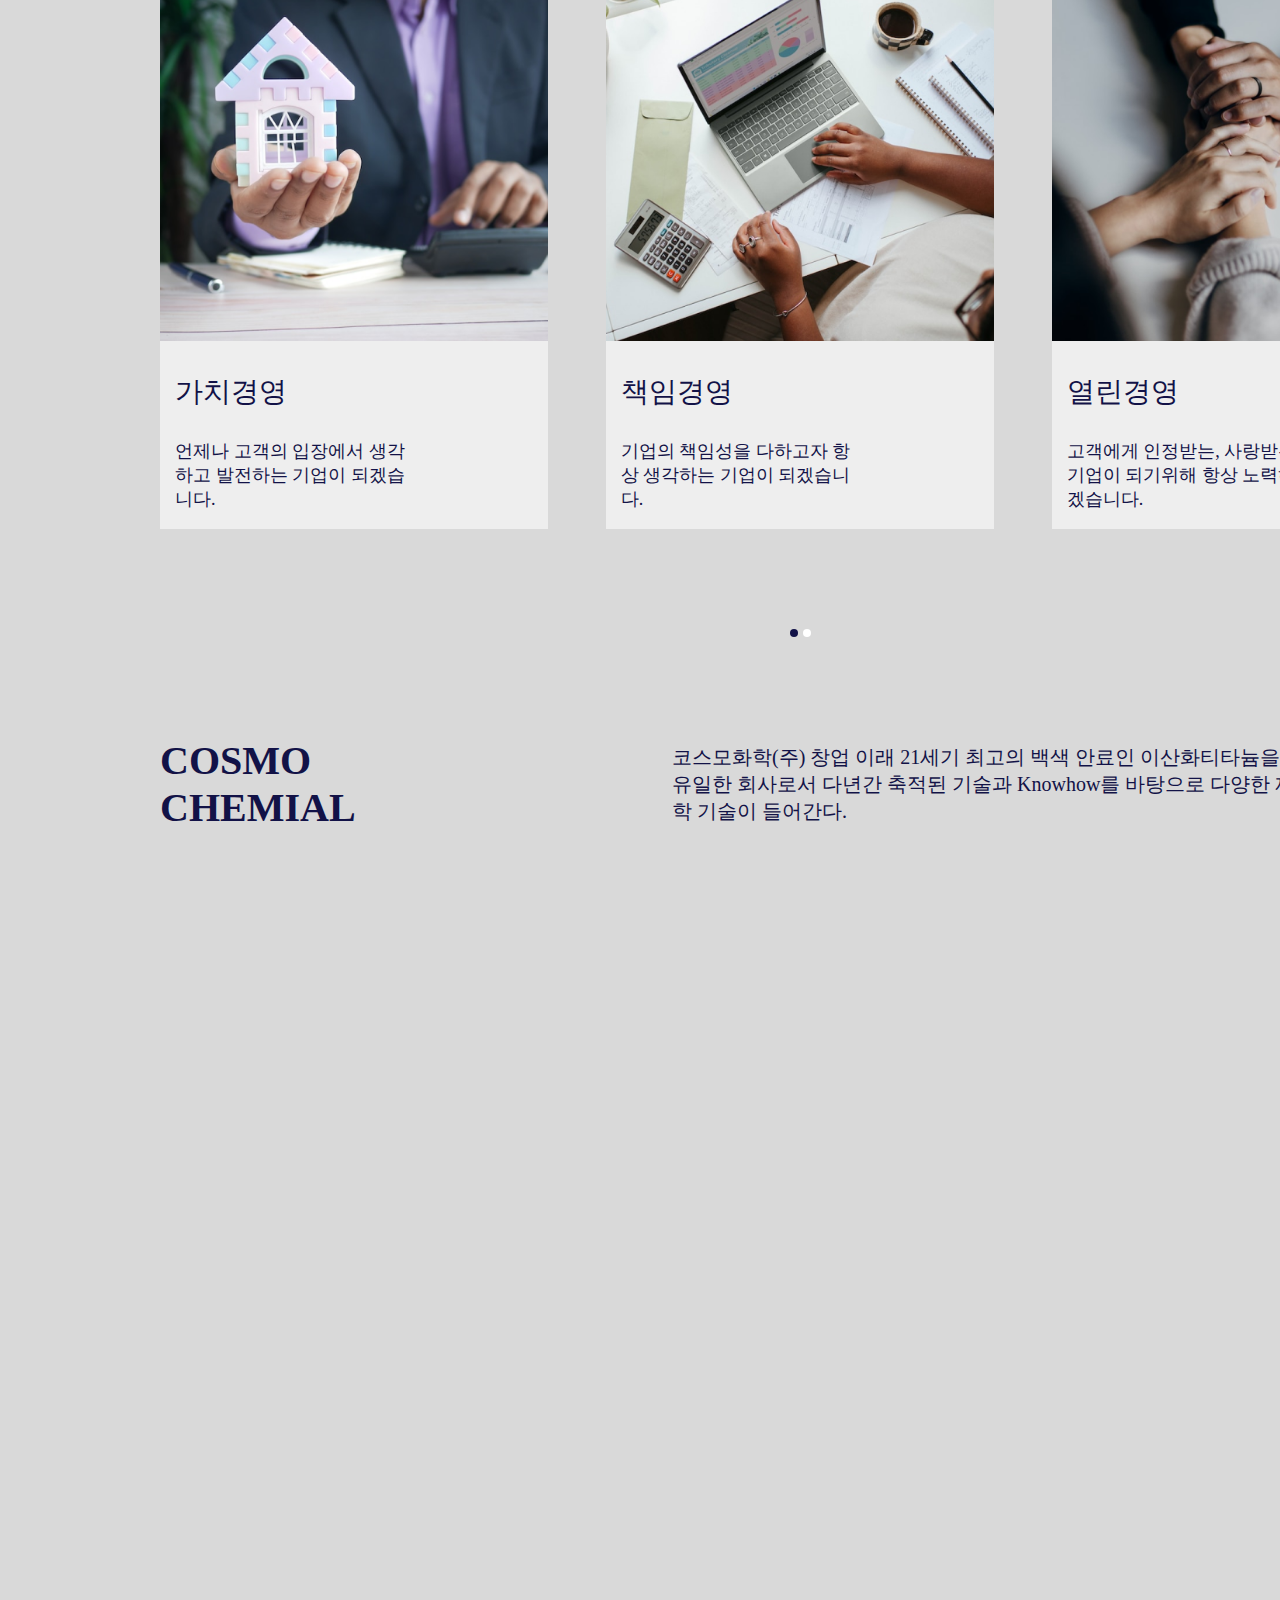
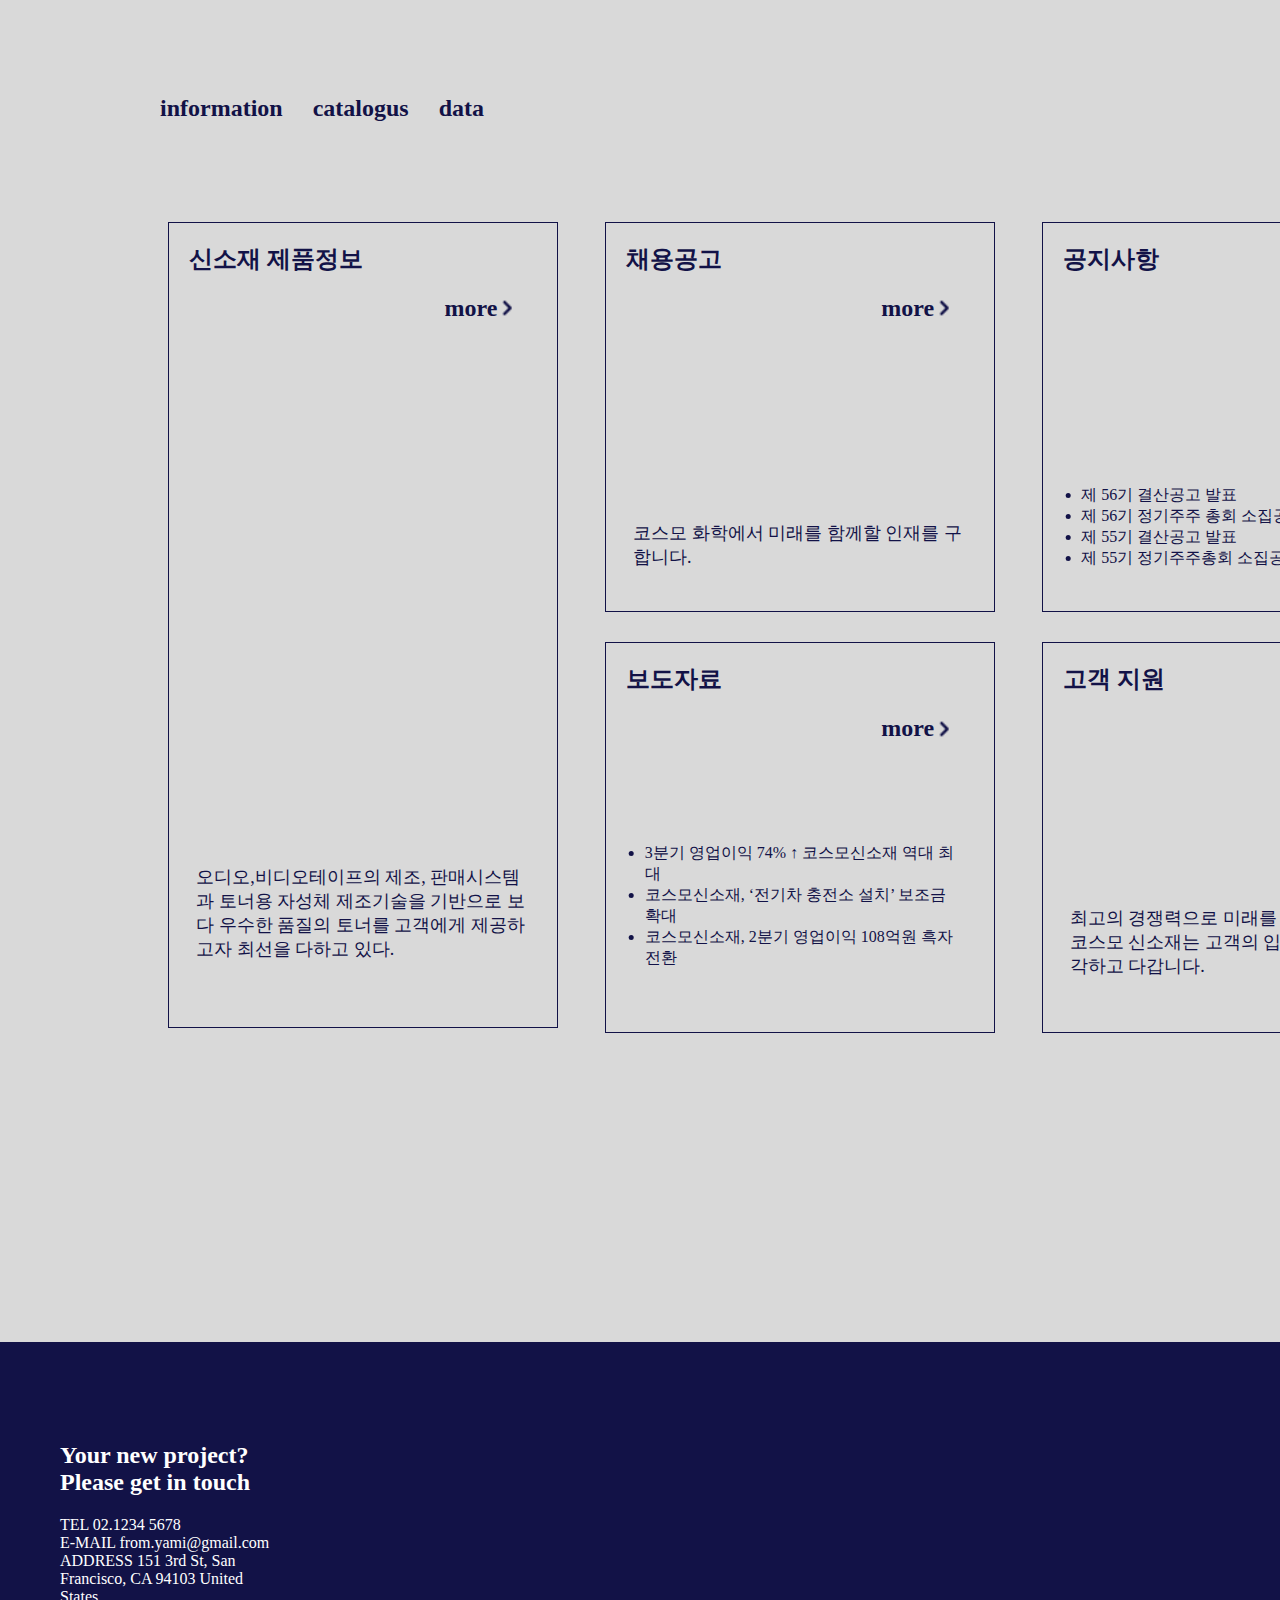
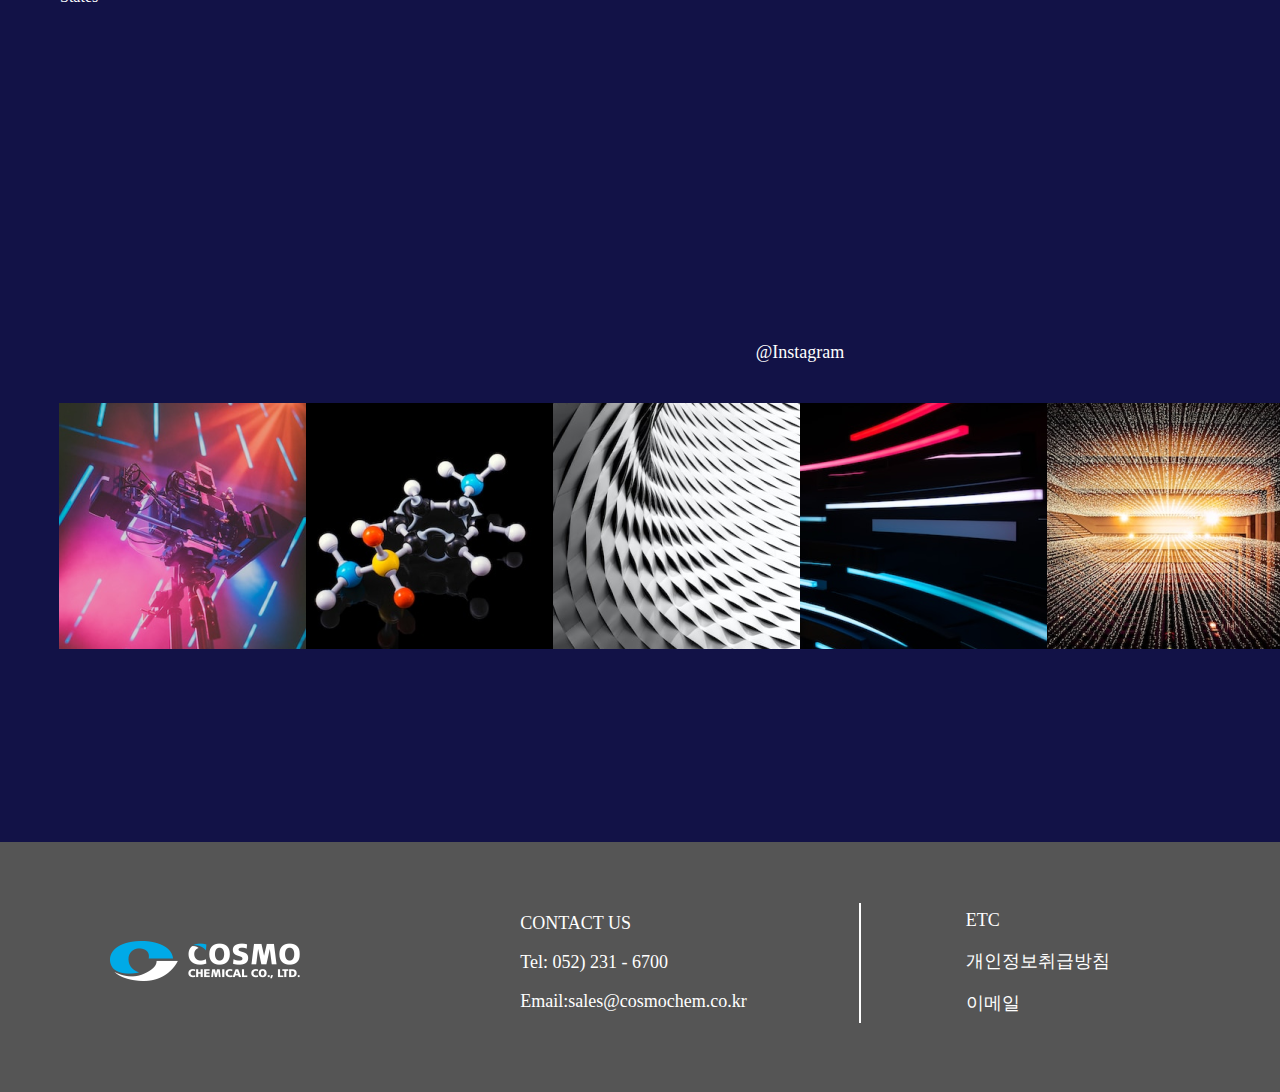
<file: project2/cosomo.html>
<!DOCTYPE html>
<html lang="KO">
<head>
  <meta charset="UTF-8">
  <meta http-equiv="X-UA-Compatible" content="IE=edge">
  <meta name="viewport" content="width=, initial-scale=1.0">
  <title>cosmo</title>
  <link rel="stylesheet" href="./style.css">
  <script type="text/javascript" src="https://dapi.kakao.com/v2/maps/sdk.js?appkey=3adbba35276041b412c4a766905afc18"></script>
</head>
<body>
  <header>
    <div class="global-wrapper flex">
      <h1>cosomo</h1>
      <ul class="global-nav flex">
        <li><a href="#">메인</a></li>
        <li><a href="#">회사소개</a></li>
        <li><a href="#">제품소개</a></li>
        <li><a href="#">친환경공정</a></li>
        <li><a href="#">ESG</a></li>
        <li><a href="#">IR정보</a></li>
        <li><a href="#">홍보정보</a></li>
        <li><a href="#">채용센터</a></li>
      </ul>
    </div>
  </header>
  <article class="content">
    <div class="main-img">
      <img src="./images/main.png" alt="main">
   
      <div class="main-text">
        <h1>New Futer, New Dream New COSMO</h1>
        <P>코스모 그룹은 ESG경영을 실천하고자 환경보호에 앞장서고(evironment),
          사회 공헌활동을 활발히 하며(Social), 법과 윤리를 철저히 준수(Governance)하고 있습니다.</P>
          <div class="icon"><img src="./images/mouse.png"> </div>
      </div>
  </div>

  </article>
  <article class="fixbox">
    <img src="./images/icon.png" alt="imgicon">
  </article>

  </article>
  <article class="about flex">
    <div class="about-text">
      <h1>ABOUT COSMO</h1>
      <p>코스모그룹의 홈페이지를 방문해주신 고객님들을 진심으로 환영합니다.
        <br><br>
        1981년 창업한 코스모그룹은 1997년 허경수 회장 취임 이래 가치경영, 책임경영, 열린경영을경영이념으로 화학소재 관련 제조부문과 생활가전, 스포츠 등을 수입, 판매하는 유통부문의 사업을 영위하고 있습니다.
        <br><br>
        그룹의 지속가능성장을 다지기 위하여 환경적 건전성을 확보하고(Environment),사회 구성원으로서의 역할과 책임을 성실히 수행하고(Social),지배구조 건전화 및 경영투명성과 윤리경영을 구축하기(Governance)위한 노력을 꾸준히 기울이고 있습니다.
        <br><br>
        앞으로도 코스모그룹이 고객 여러분께 믿음과 사랑을 받을 수 있는 기업이 되도록 최선을다할 것이며 그룹의 성장가능성을 믿고 앞으로도 많은 격려와 성원을 부탁 드립니다.
        감사합니다.</p>
      </div>
    <div class="car">
      <img src="./images/11.png" alt="car1">
    </div>
  </article>

  <article class="ourbusiness">
    <div class="line">
      <h1>OUR BUSINESS</h1>
    </div>
    <ul class="our flex">
      <li><a href="#">지주회사</a></li>
      <li><a href="#">제조부분</a></li>
      <li><a href="#">유통부분</a></li>
      <li><a href="#">해외계열 회사</a></li>
    </ul>
  </article>
  <article class="introduce">
    <ul class="flex">
      <li>
        <img src="./images/home.png" at="home">
        <h4>회사소개</h4>
        <p>이산화티타늄 3만톤, 황산코발트 1천톤, 황산 20만톤의 설비를 갖추고 있습니다.</p>
      </li>
      <li>
        <img src="./images/calendar.png" at="calendar">
        <h4>경영이념</h4>
        <p>경영이념을 통해 성공의 역사를 이룩하며, 열정으로 결실을 만들어냅니다.</p>
      </li>
      <li>
        <img src="./images/chart-bar.png" at="chart-bar">
        <h4>Tlo2</h4>
        <p>TiO₂ 착색력이 우수하고 화학적으로나 물리적으로 매우 안정된 물질 입니다.</p>
      </li>
      <li>
        <img src="./images/globe.png" at="globe">
        <h4>환경방침</h4>
        <p>COSMO는 자연환경과 더불어사는 사회를 만드는데 최선을 다합니다. </p>
      </li>
    </ul>
  </article>
  <article class="block">
    <ul class="block-wrapper flex">
      <li>
        <p>COSMO CHEMICAL</p>
        <h1>세계 최고를 향한
          코스모</h1>
        <button type="submit">LEARN MORE<img src="./images/right2.png"></button>
      </li>
      <li></li>
      <li></li>
      <li>
        <p>COSMO CHEMICAL</p>
        <h1>이산화티타늄을 생산하는
        국내 유일한 회사</h1>
      <button type="submit">LEARN MORE<img src="./images/right.png"></button>
      </li>
  </article>
  <article class="wedo">
    <h1>What we do?</h1>
    <ul class="wedo-wrapper flex">
      <li>
        <p>High quality</p>
        <p>Major 고객사와의 지속 거래를 통한 품질 입증</p>
      </li>
      <li>
        <p>Technology Differentiation</p>
        <p>High-End LNCM 및 차세대 양극활 물질 개발</p>
      </li>
      <li>
        <p>Customizing Design</p>
        <p>고객사 Needs에 따른 맟춤형 제품 설계</p>
      </li>
      <li>
        <p>Competitive Price</p>
        <p>차별화 공정 도입, 생산성 및 가격 경쟁력 강화</p>
      </li>
    </ul>
  </article>
  <article class="management">
      <ul class="Philosophy flex">
        <li><h2>Management
          Philosophy</h2>
        </li>
        <li>과거와 현재, 미래를 아우르는 기업 코스모화학창업 이후 지금까지 계승되어 온 기업의 경영이념을 통해 도전과 열정으로 이룬 결실을 만들어냅니다.</li>
      </ul>

      <ul class="card flex">
        <li>
          <span class="img-card"><img src="./images/2.png" alt="value"></span>
          <p>가치경영</p>
          <p>언제나 고객의 입장에서 생각하고 발전하는 기업이 되겠습니다.</p>
        </li>
        <li>
          <span class="img-card"><img src="./images/3.png" alt="
            responsibility"></span>
          <p>책임경영</p>
          <p>기업의 책임성을 다하고자 항상 생각하는 기업이 되겠습니다.</p>
        </li>
        <li>
          <span class="img-card"><img src="./images/4.png" alt="open"></span>
          <p>열린경영</p>
          <p>고객에게 인정받는, 사랑받는 기업이 되기위해 항상 노력하겠습니다.</p>
        </li>
      </ul>
      <div class="page">
        <ul class="flex">
          <li></li>
          <li></li>
        </ul>
      </div>
  </article>

  <article class="chemial flex">
    <div class="cosmo flex">
      <h2>COSMO<br>CHEMIAL</h2>
      <p>코스모화학(주) 창업 이래 21세기 최고의 백색 안료인 이산화티타늄을 생산하였다.국내 유일한 회사로서 다년간 축적된 기술과 Knowhow를 바탕으로 다양한 제품에 코스모 화학 기술이 들어간다.</p>
    </div>
    <div class="youtube">
      <iframe width="560" height="315" src="https://www.youtube.com/embed/mlPIbY_8qBM?autoplay=1&mute=1&loop=1&start=4&controls=0" title="YouTube video player" frameborder="0" allow="accelerometer; autoplay; clipboard-write; encrypted-media; gyroscope; picture-in-picture; web-share" allowfullscreen></iframe>
    </div>
  </article>

  <article class="log">
    <ul class="tag flex">
      <li><a href="#">information</a> </li>
      <li><a href="#">catalogus</a></li>
      <li><a href="#">data</a></li>
    </ul>

    <ul class="table flex">
      <li>
          <h2>신소재 제품정보</h2>
          <span class="more"><a href="#">more<img src="./images/right.png"></a></span>
          <p class="detail">오디오,비디오테이프의 제조, 판매시스템과 토너용 자성체 제조기술을 기반으로 보다 우수한 품질의 토너를 고객에게 제공하고자 최선을 다하고 있다.</p>
      </li>
      <li>
        <h2>채용공고</h2>
        <span class="more"><a href="#">more<img src="./images/right.png"></a></span>
          <p class="detail">코스모 화학에서 미래를 함께할 인재를 구합니다.</p>
      </li>

      <li>
        <h2>보도자료</h2>
        <span class="more"><a href="#">more<img src="./images/right.png"></a></span>
        <ul class="detail">
          <li>3분기 영업이익 74% ↑ 코스모신소재 역대 최대</li>
          <li>코스모신소재, ‘전기차 충전소 설치’ 보조금 확대</li>
          <li>코스모신소재, 2분기 영업이익 108억원 흑자 전환</li>
        </ul>
      </li>
      
      <li>
          <h2>공지사항</h2>
          <span class="more"><a href="#">more<img src="./images/right.png"></a></span>
          <ul class="detail">
            <li>제 56기 결산공고 발표</li>
            <li>제 56기 정기주주 총회 소집공고 발표</li>
            <li>제 55기 결산공고 발표</li>
            <li>제 55기 정기주주총회 소집공고 발표</li>
          </ul>
      </li>

      <li>
        <h2>고객 지원</h2>
        <span class="more"><a href="#">more<img src="./images/right.png"></a></span>
        <p class="detail">최고의 경쟁력으로 미래를 선도해 나가는 코스모 신소재는 고객의 입장에서 먼져 생각하고 다갑니다. </p>
      </li>
    </ul>
  </article>
  
  <article class="adress">
    <section class="ming">
      <h2>Your new project?<br>
      Please get in touch</h2>
      <ul class="adress-gnb">
      <li><span class="name">TEL</span> <span class="last">02.1234 5678</span> </li>
      <li><span class="name">E-MAIL</span> <span class="last">from.yami@gmail.com</span></li>
      <li><span class="name">ADDRESS</span> <span class="last">151 3rd St, San Francisco, CA 94103 United States</span></li>
      </ul>
    </section>
  
    <div class="location-map" id="map">
      <address>

      </address>
    </div>
  </article>
    

  <article class="insta">
    <p>@Instagram</p>
      <ul class="insta-groove flex">
        <li><img src="./images/5.png" alt="01"></li>
        <li><img src="./images/6.png" alt="01"></li>
        <li><img src="./images/7.png" alt="01"></li>
        <li><img src="./images/8.png" alt="01"></li>
        <li><img src="./images/9.png" alt="01"></li>
        <li><img src="./images/10.png" alt="01"></li>
      </ul>
  </article>
  
  <footer>
    <ul class="flex">
      <li>
        <img src="./images/logo.png" alt="logo">
      </li>

      <li class="bar">
        <p>CONTACT US</p>
        <p>Tel: 052) 231 - 6700</p>
        <p>Email:sales@cosmochem.co.kr</p>
      </li>

      <li>
        <p>ETC</p>
        <p>개인정보취급방침</p>
        <p>이메일</p>
      </li>

      <li>
        <span class="www"><a href="#">관련사이트<img src="./images/right2.png"></a> </span>
        <ul class="site">
          <li><a href="#">코스모화학</a></li>
          <li><a href="#">코스모신소재</a></li>
          <li><a href="#">주)코스모</a></li>
        </ul>
      </li>
     
    </ul>
  </footer>
  <script>
    const mapContainer = document.getElementById('map'), // 지도를 표시할 div 
		    mapOption = {
		        center: new kakao.maps.LatLng(37.5552606875493, 127.08785625047256 ), // 지도의 중심좌표
		        level: 3, // 지도의 확대 레벨
		        mapTypeId : kakao.maps.MapTypeId.ROADMAP // 지도종류
		    }; 

		// 지도를 생성한다 
		const map = new kakao.maps.Map(mapContainer, mapOption); 

		// 마우스 휠과 모바일 터치를 이용한 지도 확대, 축소를 막는다
		map.setZoomable(false);   

		// 지도에 확대 축소 컨트롤을 생성한다
		const zoomControl = new kakao.maps.ZoomControl();

		// 지도의 우측에 확대 축소 컨트롤을 추가한다
		map.addControl(zoomControl, kakao.maps.ControlPosition.RIGHT);

		// 지도에 마커를 생성하고 표시한다
		var marker = new kakao.maps.Marker({
		    position: new kakao.maps.LatLng(37.5552606875493, 127.08785625047256 ), // 마커의 좌표
		    map: map // 마커를 표시할 지도 객체
		});
	</script>
</body>
</html>
</file>
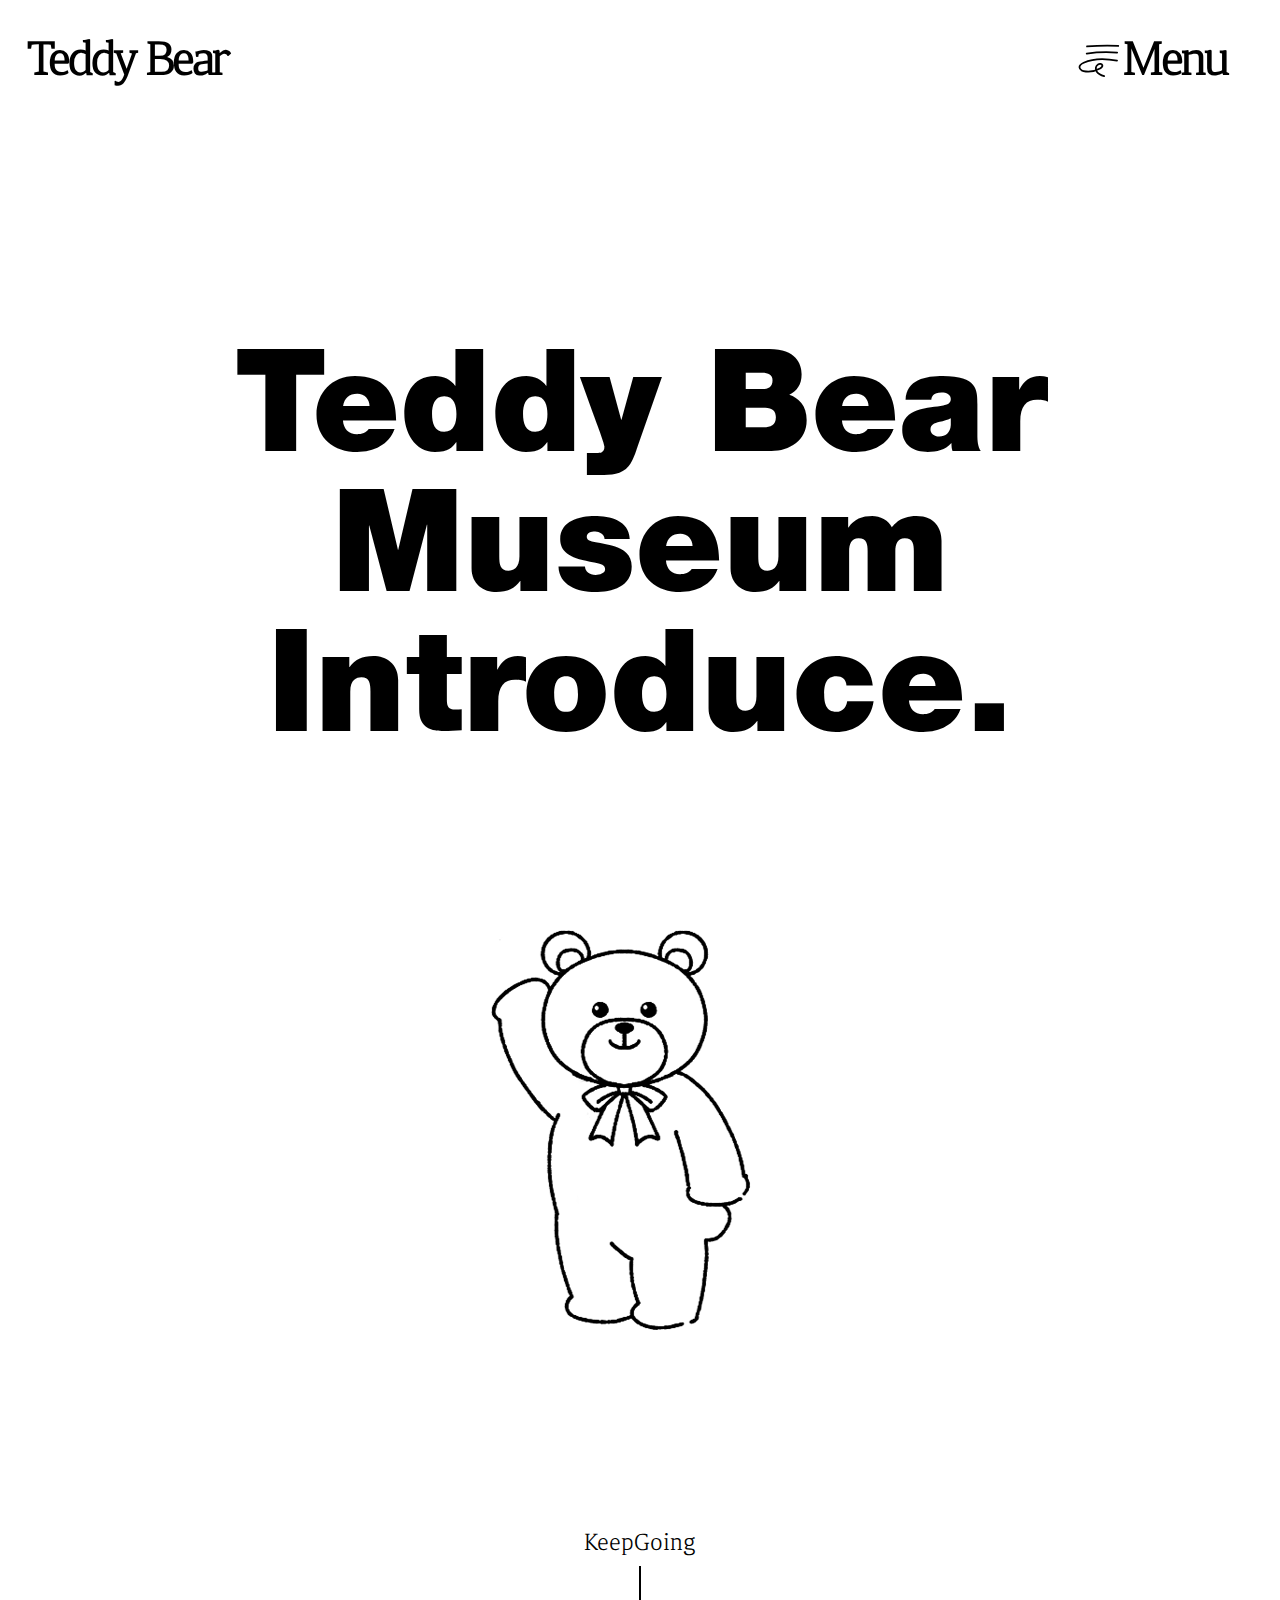
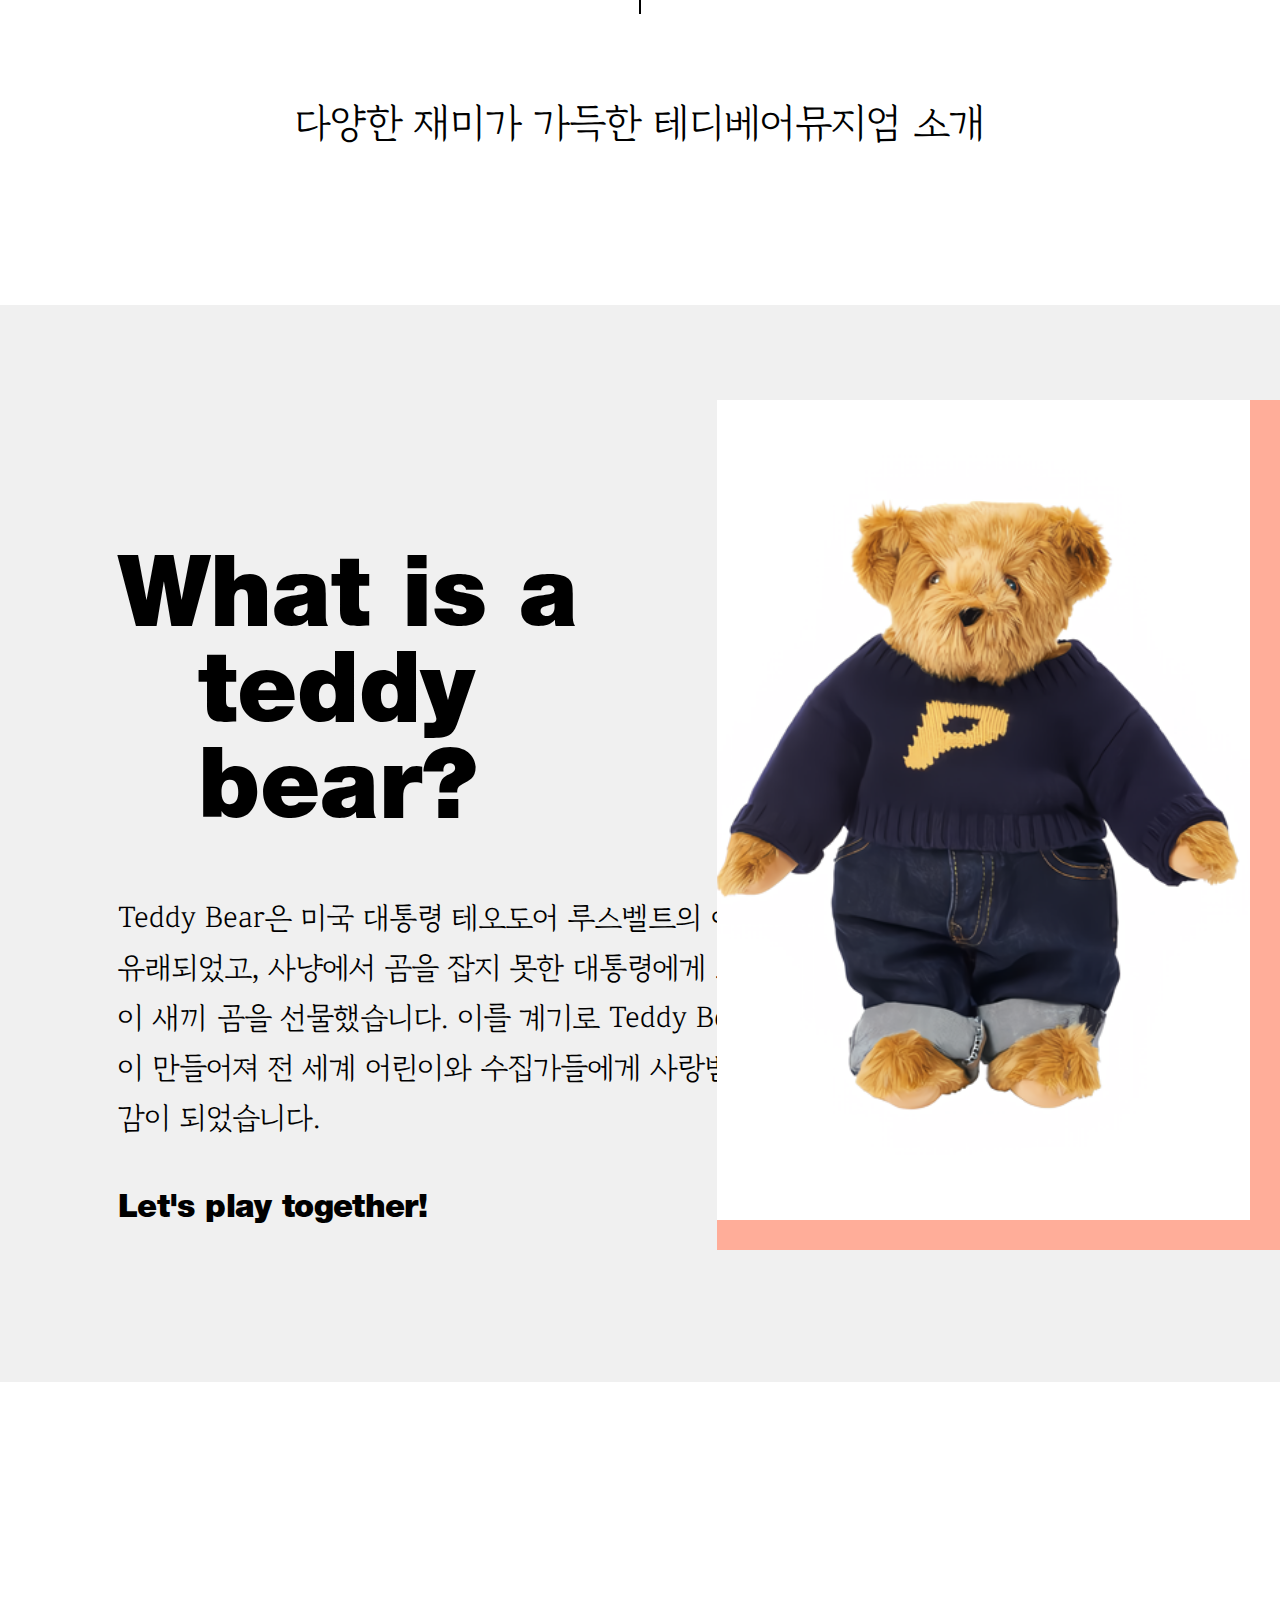
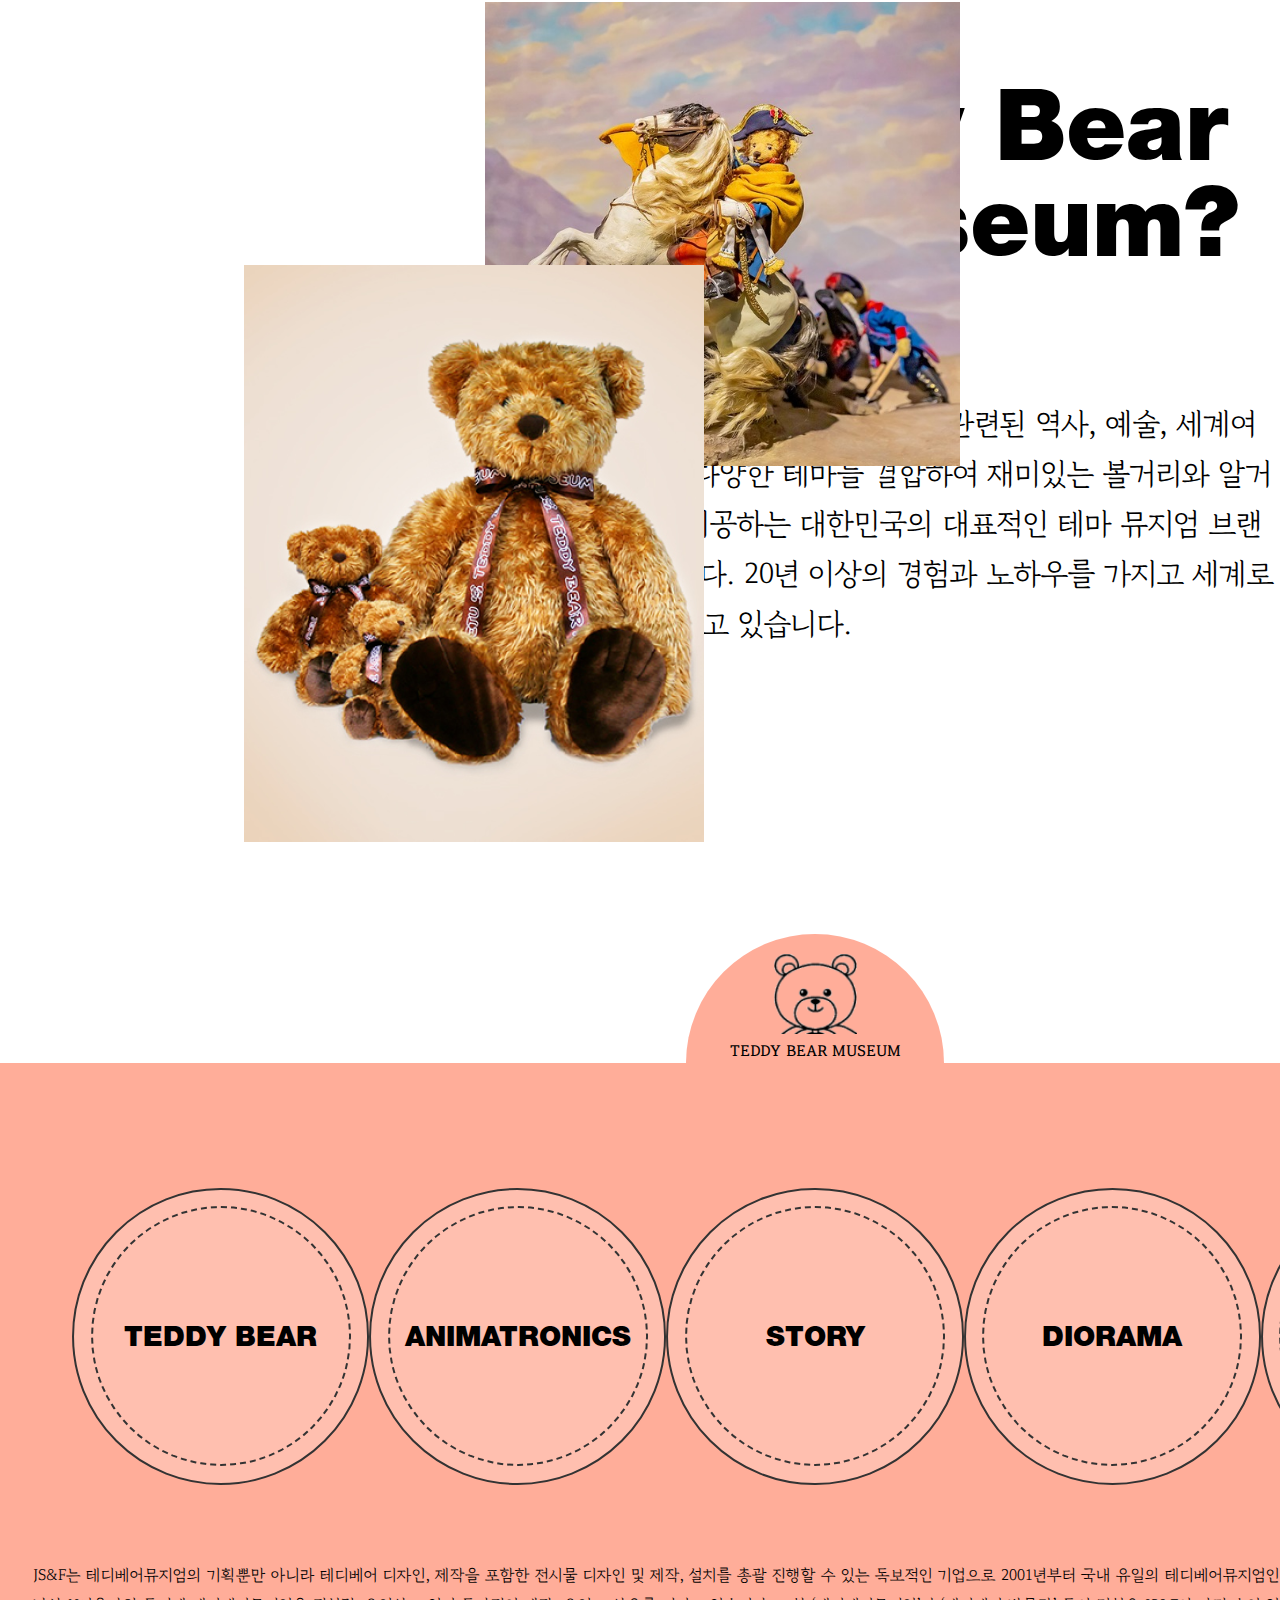
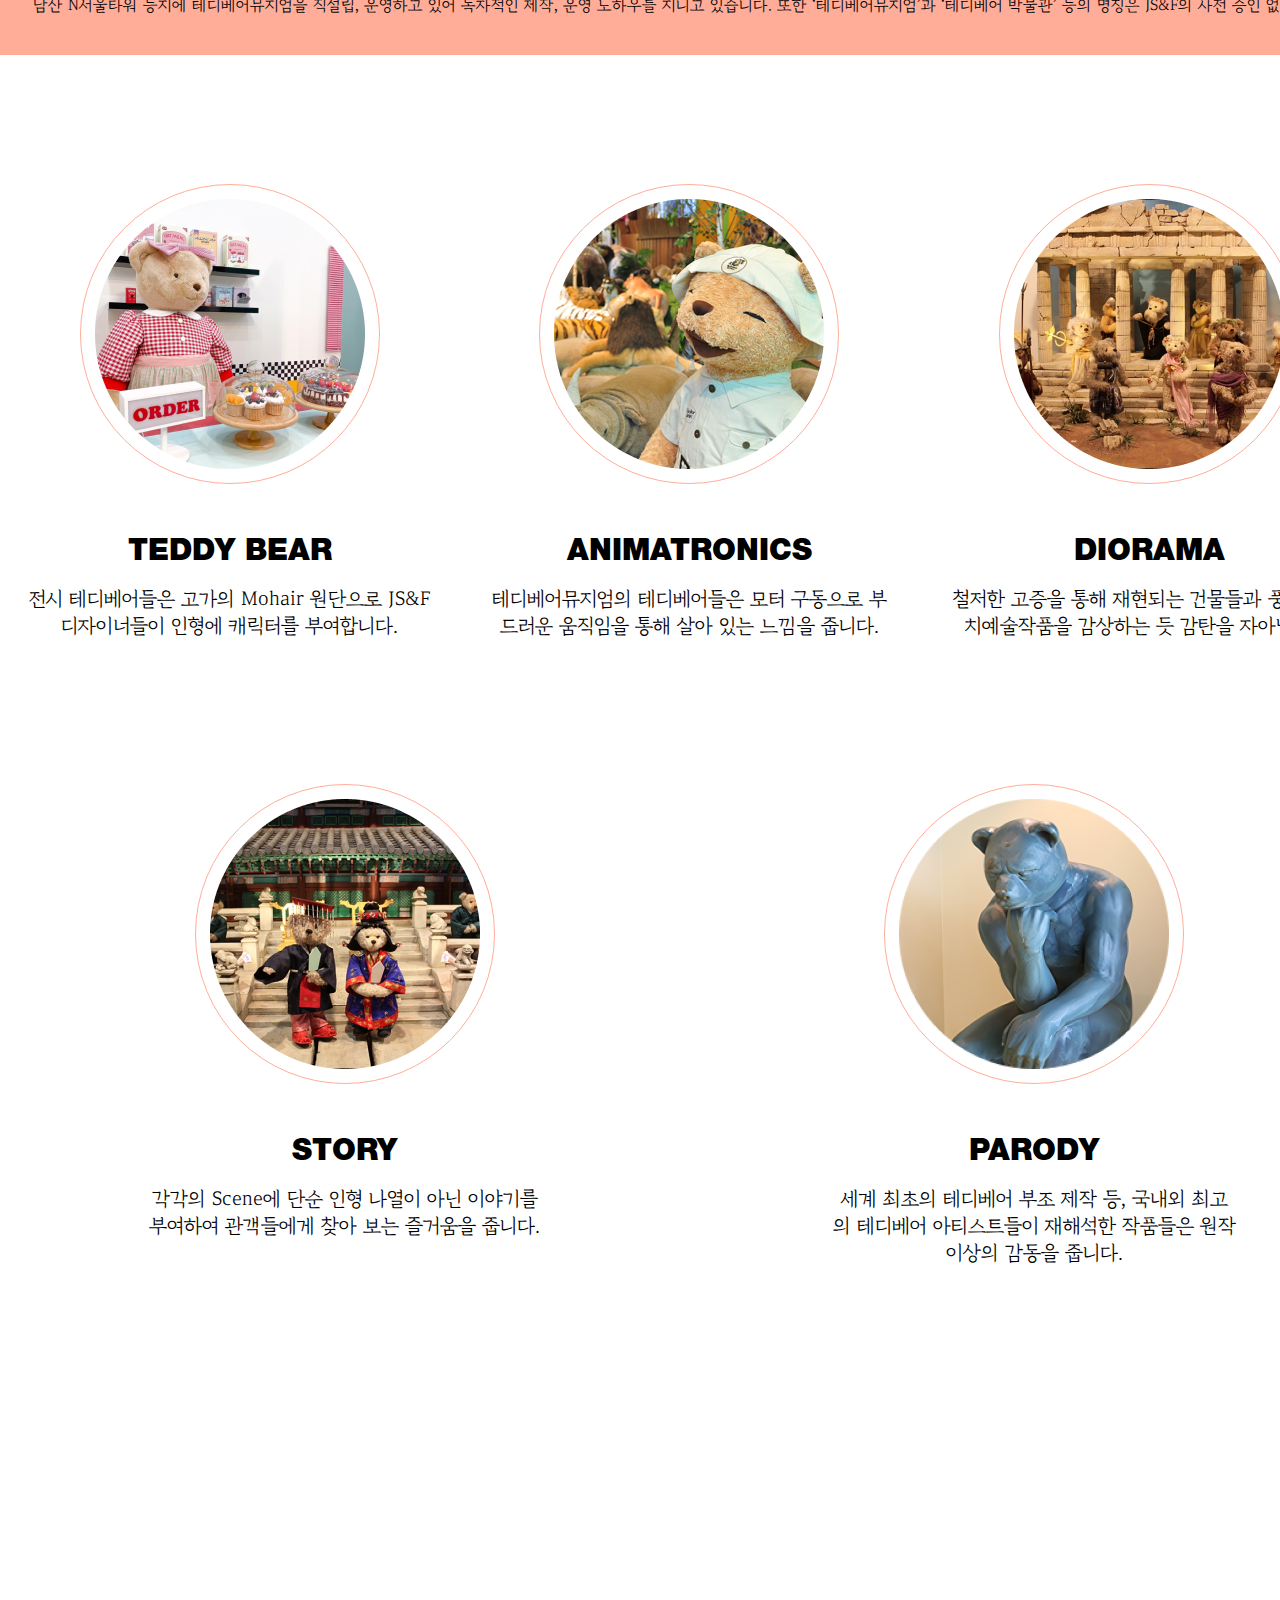
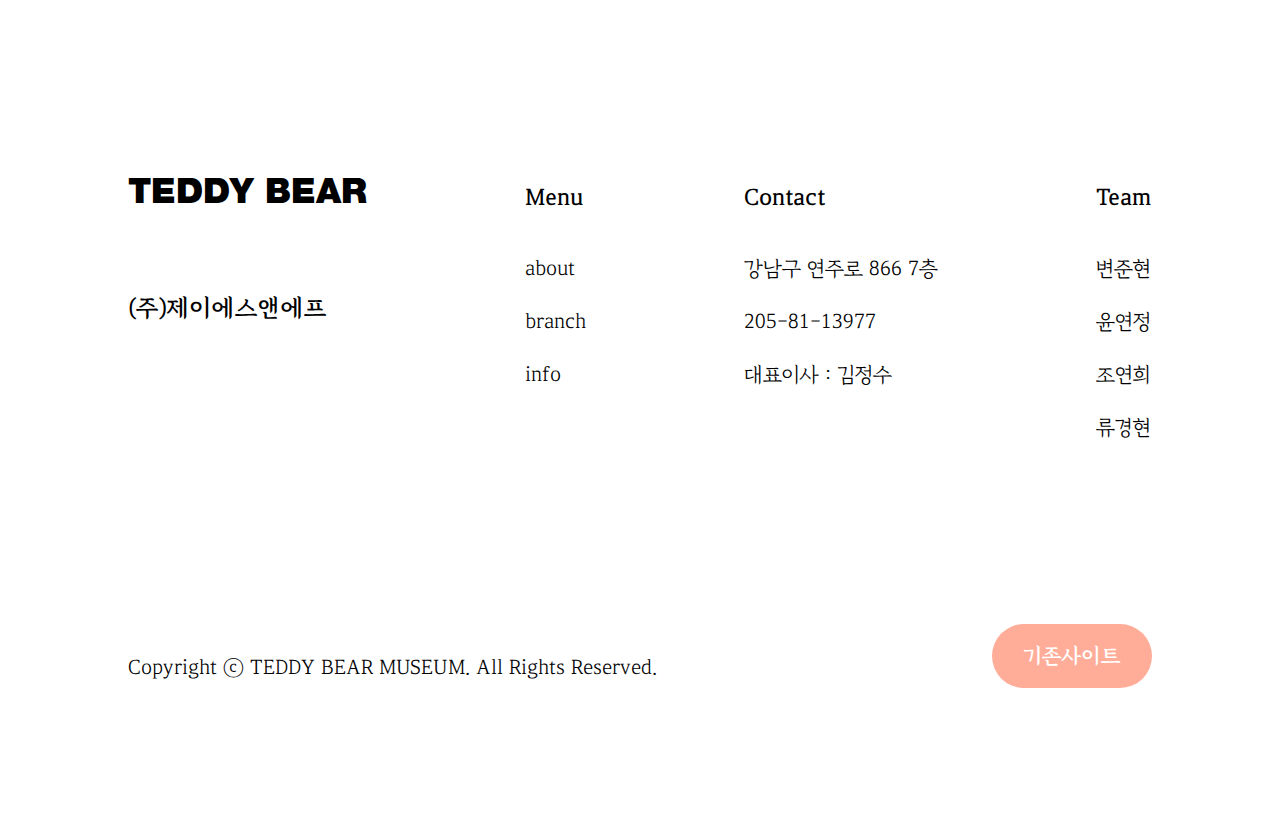
<file: teddybear/about/about.html>
<!DOCTYPE html>
<html lang="ko">

<head>
  <meta charset="UTF-8" />
  <meta http-equiv="X-UA-Compatible" content="IE=edge" />
  <title>TeddyBear Museum</title>
  <!-- favicon -->
  <link rel="shortcut icon" href="../assets/favicon/favicon.ico" type="image/x-icon" />
  <link rel="apple-touch-icon" sizes="180x180" href="../assets/favicon/apple-icon-180x180.png" />
  <link rel="icon" type="image/png" sizes="32x32" href="../assets/favicon/favicon-32x32.png" />
  <link rel="icon" type="image/png" sizes="16x16" href="../assets/favicon/favicon-16x16.png" />

  <!-- reset -->
  <link rel="stylesheet" href="../assets/style/reset.css" />

  <!-- font -->
  <link rel="stylesheet" href="../assets/style/fonts.css" />

  <!-- 공통 스타일 -->
  <link rel="stylesheet" href="../assets/style/style.css" />
  <link rel="stylesheet" href="./about.css" />

  <!-- script -->
  <script src="../assets/style/jquery-3.7.0.min.js"></script>
  <!-- 공통 -->
  <script src="../assets/style/style.js"></script>
  <!-- 내가작성한 -->
  <script defer src="./about.js"></script>
</head>

<body>
  <header class="menu_wrapper flex">
    <div class="menu_wrapper_box flex">
      <h1><a href="../index.html" class="menu_wrapper_logo">Teddy Bear</a></h1>

      <div class="menu_wrapper_nav">
        <a href="#"><svg xmlns="http://www.w3.org/2000/svg" viewBox="0 0 101 90" width="101" height="90"
            preserveAspectRatio="xMidYMid meet"
            style="width: 22%; height: 100%; transform: translate3d(0px, 5px, 0px); content-visibility: visible;">
            <defs>
              <clipPath id="__lottie_element_139">
                <rect width="101" height="90" x="0" y="0"></rect>
              </clipPath>
            </defs>
            <g clip-path="url(#__lottie_element_139)">
              <g transform="matrix(1,0,0,1,-4.5,2)" opacity="1" style="display: block;">
                <g opacity="1" transform="matrix(1,0,0,1,61.89899826049805,11.258999824523926)">
                  <path stroke-linecap="round" stroke-linejoin="round" fill-opacity="0" stroke="rgb(0,0,0)"
                    stroke-opacity="1" stroke-width="4"
                    d=" M-35.016998291015625,1.2580000162124634 C-11.746000289916992,-0.7870000004768372 11.675999641418457,-1.2589999437332153 35.016998291015625,-0.15399999916553497">
                  </path>
                </g>
              </g>
              <g transform="matrix(1,0,0,1,-4.5,2)" opacity="1" style="display: block;">
                <g opacity="1" transform="matrix(1,0,0,1,60.31700134277344,26.56999969482422)">
                  <path stroke-linecap="round" stroke-linejoin="round" fill-opacity="0" stroke="rgb(0,0,0)"
                    stroke-opacity="1" stroke-width="4"
                    d=" M-34.064998626708984,2.0959999561309814 C-11.572999954223633,-1.3179999589920044 11.369999885559082,-2.0959999561309814 34.064998626708984,-0.2150000035762787">
                  </path>
                </g>
              </g>
              <g transform="matrix(1,0,0,1,-4.5,2)" opacity="1" style="display: block;">
                <g opacity="1" transform="matrix(1,0,0,1,52.064998626708984,58.70399856567383)">
                  <path stroke-linecap="round" stroke-linejoin="round" fill-opacity="0" stroke="rgb(0,0,0)"
                    stroke-opacity="1" stroke-width="4.000038360551817"
                    d=" M13.355267524719238,20.08272933959961 C6.83726692199707,18.348730087280273 0.34126922488212585,15.368728637695312 -3.207730770111084,10.207728385925293 C-6.756730556488037,5.0457282066345215 -6.176729202270508,-2.6792690753936768 -0.5207290649414062,-6.042269229888916 C2.594270944595337,-7.894268989562988 7.792269229888916,-7.559269905090332 9.042268753051758,-4.417270660400391 C10.239269256591797,-1.4042704105377197 7.075270175933838,1.4937307834625244 4.042270183563232,3.207730770111084 C-5.313729763031006,8.49673080444336 -16.679729461669922,10.90772819519043 -27.70772933959961,9.89572811126709 C-30.939727783203125,9.59872817993164 -34.206729888916016,8.993728637695312 -36.95772933959961,7.457728385925293 C-39.7097282409668,5.921728610992432 -41.923728942871094,3.2837493419647217 -42.020729064941406,0.3957493305206299 C-42.176727294921875,-4.260251045227051 -37.245731353759766,-7.7352681159973145 -32.58272933959961,-9.855268478393555 C-10.45872974395752,-19.91126823425293 18.066999435424805,-19.243000030517578 42.064998626708984,-14.402999877929688">
                  </path>
                </g>
              </g>
            </g>
          </svg>Menu</a>
      </div>
    </div>
    <ul class="menu_wrapper_list">
      <li>
        <a href="../about/about.html">ABOUT</a>
        <svg xmlns="http://www.w3.org/2000/svg" width="509" height="160" viewBox="0 0 509 160" fill="none">
          <path
            d="M476.295 42.5259C466.824 29.6969 405.265 5.05158 234.792 9.10286C21.7015 14.167 4.02085 78.0537 2.76361 82.7241C-3.59178 106.333 25.7603 159 242.91 159C416.63 159 477.648 111.735 494.56 91.141C507.751 74.5983 516.663 50.9425 494.56 27.3343C472.456 3.72611 442.795 1.33771 427.236 1"
            stroke="black" stroke-width="2" />
        </svg>
      </li>
      <li>
        <svg xmlns="http://www.w3.org/2000/svg" width="196" height="59" viewBox="0 0 196 59" fill="none">
          <path
            d="M194.418 54.0948C193.555 32.8151 170.634 -2.17117 85.8569 28.1223C37.4151 47.4169 57.2264 58.3089 66.6087 57.8596C78.6974 57.2808 113.453 46.5906 93.0137 20.5691C70.495 -3.08337 28.3431 -2.09796 0.59261 10.1695"
            stroke="black" stroke-width="2" />
        </svg>
        <a href="../branch/branch.html">BRANCH</a>
        <svg xmlns="http://www.w3.org/2000/svg" width="200" height="86" viewBox="0 0 200 86" fill="none">
          <path
            d="M51.9504 3.20464C36.4477 1.23407 4.87443 -0.739392 1.63797 10.4764C-2.16629 23.6598 35.6226 30.8239 55.5647 32.3218C13.4113 30.9712 23.9494 49.8146 28.5458 54.3862C41.6937 67.4629 66.3166 75.244 102.998 81.368C137.149 87.0697 166.232 85.2623 182.366 75.8692C189.358 71.7989 187.741 61.1158 163.263 52.7395C160.47 51.7837 115.8 37.9304 110.381 46.0345C108.9 53.8474 158.551 57.8908 169.583 57.2583C193.957 55.8607 201.129 52.4471 197.51 47.6104"
            stroke="black" stroke-width="2" />
        </svg>
      </li>
      <li>
        <a href="../info/info.html">INFO</a>
        <svg xmlns="http://www.w3.org/2000/svg" width="54" height="18" viewBox="0 0 54 18" fill="none">
          <path d="M1 16.6799C13 -1.82007 53 1.17992 53 1.17992" stroke="black" stroke-width="2" />
        </svg>
        <svg xmlns="http://www.w3.org/2000/svg" width="255" height="51" viewBox="0 0 255 51" fill="none">
          <path
            d="M253.097 20.7309C253.334 5.81438 225.382 -14.4154 111.684 23.9976C46.5888 47.3543 71.9978 51.1206 84.3932 48.9281C100.364 46.1031 146.865 31.5812 121.605 17.2124C93.4521 4.93873 37.8296 14.0566 0.460376 28.2978"
            stroke="black" stroke-width="2" />
        </svg>
      </li>
      <div class="nav_ani"></div>
    </ul>
  </header>

  <main>
    <section class="title_wrapper">
      <h2 class="title1">Teddy Bear Museum<span>Introduce.</span></h2>
      <div class="title_wrapper_ani"></div>
      <p class="deco">KeepGoing</p>
      <h4>다양한 재미가 가득한 테디베어뮤지엄 소개</h4>
    </section>
    <section class="what_wrapper flex">
      <div class="what_wrapper-txt">
        <h3 class="title2">What is a<span>teddy bear?</span></h3>
        <h6>
          Teddy Bear은 미국 대통령 테오도어 루스벨트의 애칭에서 유래되었고,
          사냥에서 곰을 잡지 못한 대통령에게 보좌관들이 새끼 곰을
          선물했습니다. 이를 계기로 Teddy Bear 인형이 만들어져 전 세계
          어린이와 수집가들에게 사랑받는 장난감이 되었습니다.
        </h6>
        <h5>Let's play together!</h5>
      </div>
      <div class="what_wrapper_img"></div>
    </section>

    <section class="museum_wrapper flex">
      <div class="museum_wrapper-img">
        <div class="museum_wrapper-img1"></div>
        <div class="museum_wrapper-img2"></div>
      </div>
      <div class="museum_wrapper_txt">
        <h3 class="title2">Teddy Bear<span>Museum?</span></h3>
        <h6>
          테디베어는 Teddy Bear와 관련된 역사, 예술, 세계여행 등 다양한 테마를
          결합하여 재미있는 볼거리와 알거리를 제공하는 대한민국의 대표적인
          테마 뮤지엄 브랜드입니다. 20년 이상의 경험과 노하우를 가지고 세계로
          확장되고 있습니다.
        </h6>
      </div>
    </section>

    <section class="process_wrapper">
      <div class="process_wrapper_img">
        <p>TEDDY BEAR MUSEUM</p>
      </div>
      <div class="process_wrapper_circle flex">
        <div class="process_wrapper_circle2">
          <p>TEDDY BEAR</p>
        </div>
        <div class="process_wrapper_circle2">
          <p>ANIMATRONICS</p>
        </div>
        <div class="process_wrapper_circle2">
          <p>STORY</p>
        </div>
        <div class="process_wrapper_circle2">
          <p>DIORAMA</p>
        </div>
        <div class="process_wrapper_circle2">
          <p>PAROOY</p>
        </div>
      </div>
      <p>
        JS&F는 테디베어뮤지엄의 기획뿐만 아니라 테디베어 디자인, 제작을 포함한
        전시물 디자인 및 제작, 설치를 총괄 진행할 수 있는 독보적인 기업으로
        2001년부터 국내 유일의 테디베어뮤지엄인 제주 테디베어뮤지엄을 시작으로
        파주 헤이리, 남산 N서울타워 등지에 테디베어뮤지엄을 직설립, 운영하고
        있어 독자적인 제작, 운영 노하우를 지니고 있습니다. 또한
        ‘테디베어뮤지엄’과 ‘테디베어 박물관’ 등의 명칭은 JS&F의 사전 승인 없이
        사용할 경우 법적인 책임을 물을 수 있습니다.
      </p>
    </section>

    <section class="processimg-wrapper">
      <div class="processimg-wrapper_img flex">
        <div class="processimg_img">
          <div class="precess_wrapper_txt">
            <h6>TEDDY BEAR</h6>
            <p>
              전시 테디베어들은 고가의 Mohair 원단으로 JS&F 디자이너들이 인형에
              캐릭터를 부여합니다.
            </p>
          </div>
        </div>
        <div class="processimg_img">
          <div class="precess_wrapper_txt">
            <h6>ANIMATRONICS</h6>
            <p>
              테디베어뮤지엄의 테디베어들은 모터 구동으로 부드러운 움직임을 통해
              살아 있는 느낌을 줍니다.
            </p>
          </div>
        </div>
        <div class="processimg_img">
          <div class="precess_wrapper_txt">
            <h6>DIORAMA</h6>
            <p>
              철저한 고증을 통해 재현되는 건물들과 풍경은 마치예술작품을
              감상하는 듯 감탄을 자아냅니다.
            </p>
          </div>
        </div>
      </div>
      <div class="processimg-wrapper_img flex">
        <div class="processimg_img flex">
          <div class="precess_wrapper_txt">
            <h6>STORY</h6>
            <p>
              각각의 Scene에 단순 인형 나열이 아닌 이야기를 부여하여 관객들에게
              찾아 보는 즐거움을 줍니다.
            </p>
          </div>
        </div>
        <div class="processimg_img">
          <div class="precess_wrapper_txt">
            <h6>PARODY</h6>
            <p>
              세계 최초의 테디베어 부조 제작 등, 국내외 최고의 테디베어
              아티스트들이 재해석한 작품들은 원작 이상의 감동을 줍니다.
            </p>
          </div>
        </div>
      </div>
    </section>
  </main>

  <footer>
    <ul class="gnb flex">
      <li>
        <ul class="company">
          <li>TEDDY BEAR</li>
          <li>(주)제이에스앤에프</li>
        </ul>
      </li>
      <li class="gnb_box">
        <ul>
          <li class="subhead">Menu</li>
          <li>
            <ul>
              <li><a href="../about/about.html">about</a></li>
              <li><a href="../branch/branch.html">branch</a></li>
              <li><a href="../info/info.html">info</a></li>
            </ul>
          </li>
        </ul>
      </li>

      <li class="gnb_box">
        <ul>
          <li class="subhead">Contact</li>
          <li>
            <ul>
              <li>강남구 연주로 866 7층</li>
              <li>205-81-13977</li>
              <li>대표이사 : 김정수</li>
            </ul>
          </li>
        </ul>
      </li>

      <li class="gnb_box">
        <ul>
          <li class="subhead">Team</li>
          <li>
            <ul>
              <li><a href="https://gogoma0401.github.io/portfolio/main/main.html" target="_blank">변준현</a>
              </li>
              <li><a href="https://github.com/yunyeonjeong" target="_blank">윤연정</a></li>
              <li><a href="https://mellow9307.github.io/portfolio/" target="_blank">조연희</a></li>
              <li><a href="https://github.com/RyuKyoungHyun?tab=repositories" target="_blank">류경현</a></li>
            </ul>
          </li>
        </ul>
      </li>
    </ul>
    </div>
    <div class="site">
      <ul class="flex">
        <li>Copyright ⓒ TEDDY BEAR MUSEUM. All Rights Reserved.</li>

        <li>
                    <a href="http://www.teddybearmuseum.com/site/" target="_blank">
                    <div class="btn button button--nina button--text-thick button--text-upper button--size-s" data-text="기존사이트">
                    <span>기</span><span>존</span></span><span>사</span><span>이</span><span>트</span>
                    </div>
                    </a>
                </li>

      </ul>
    </div>
  </footer>
</body>

</html>
</file>
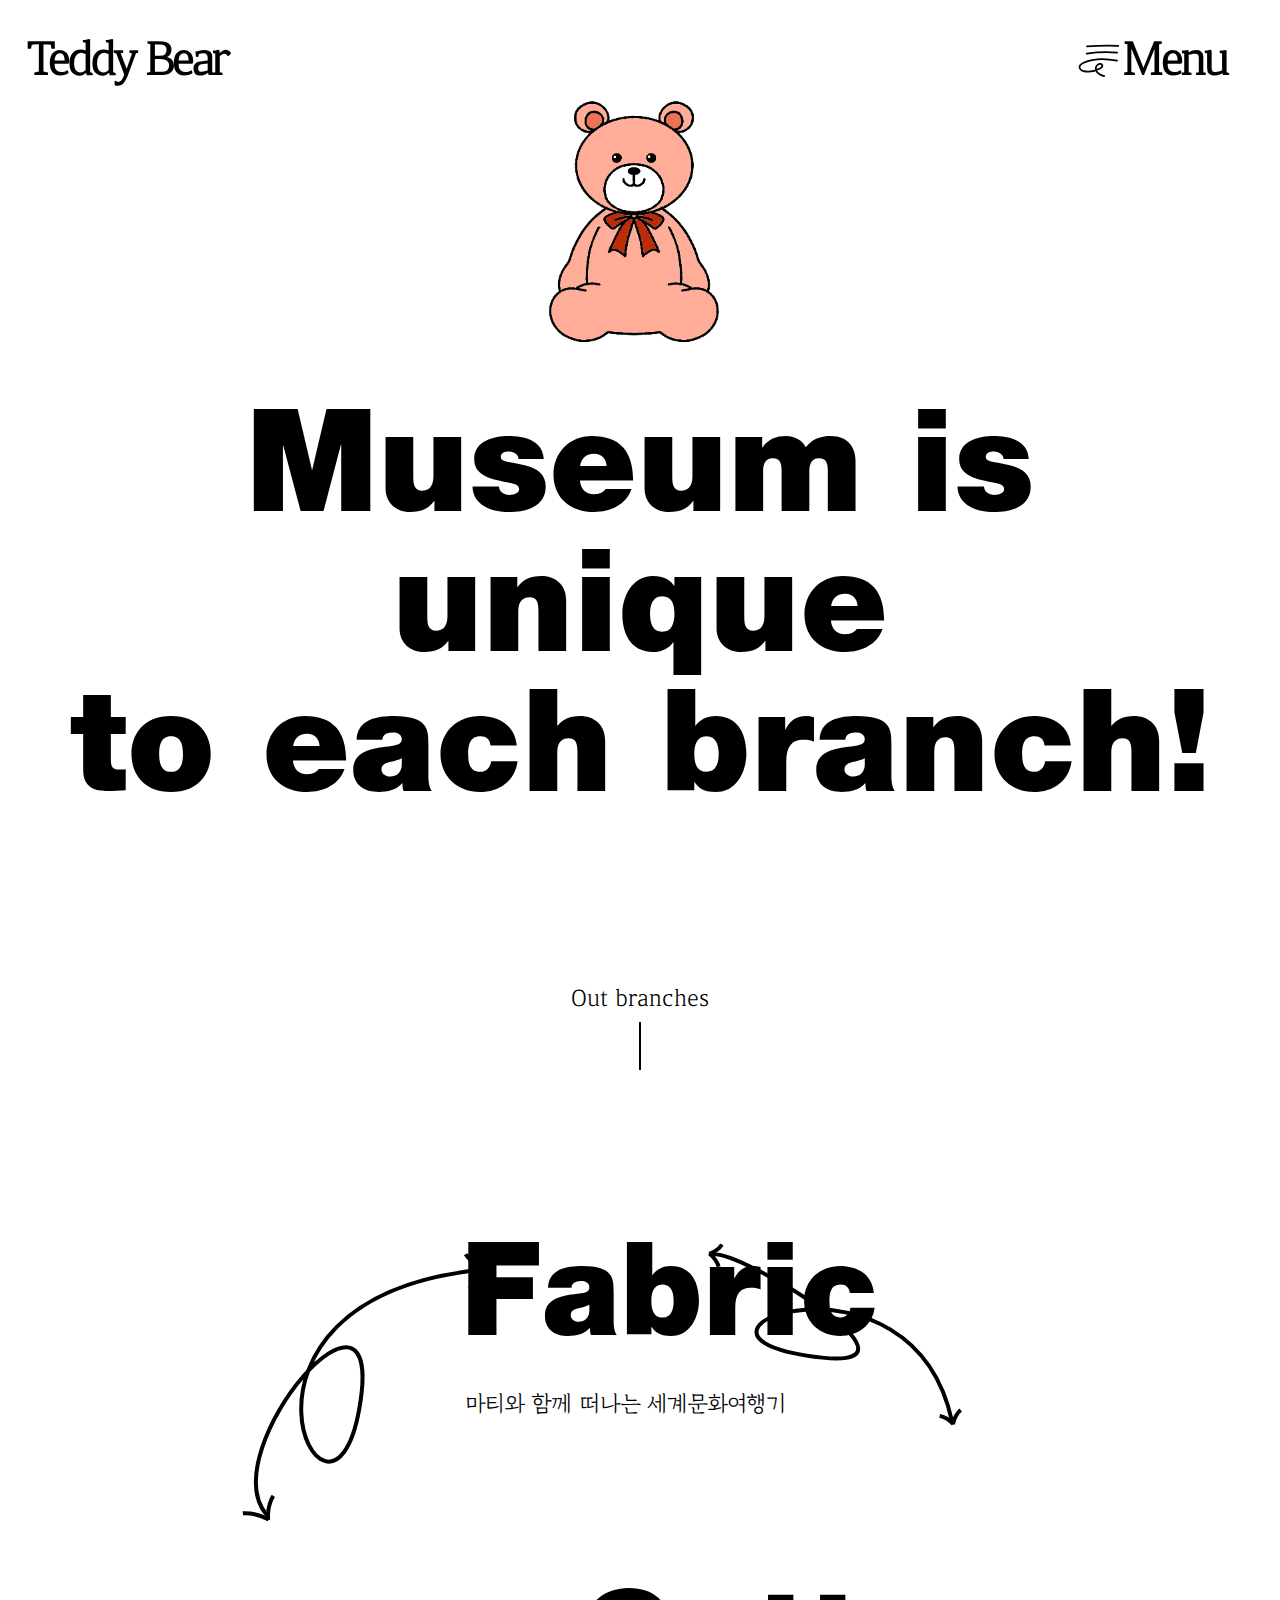
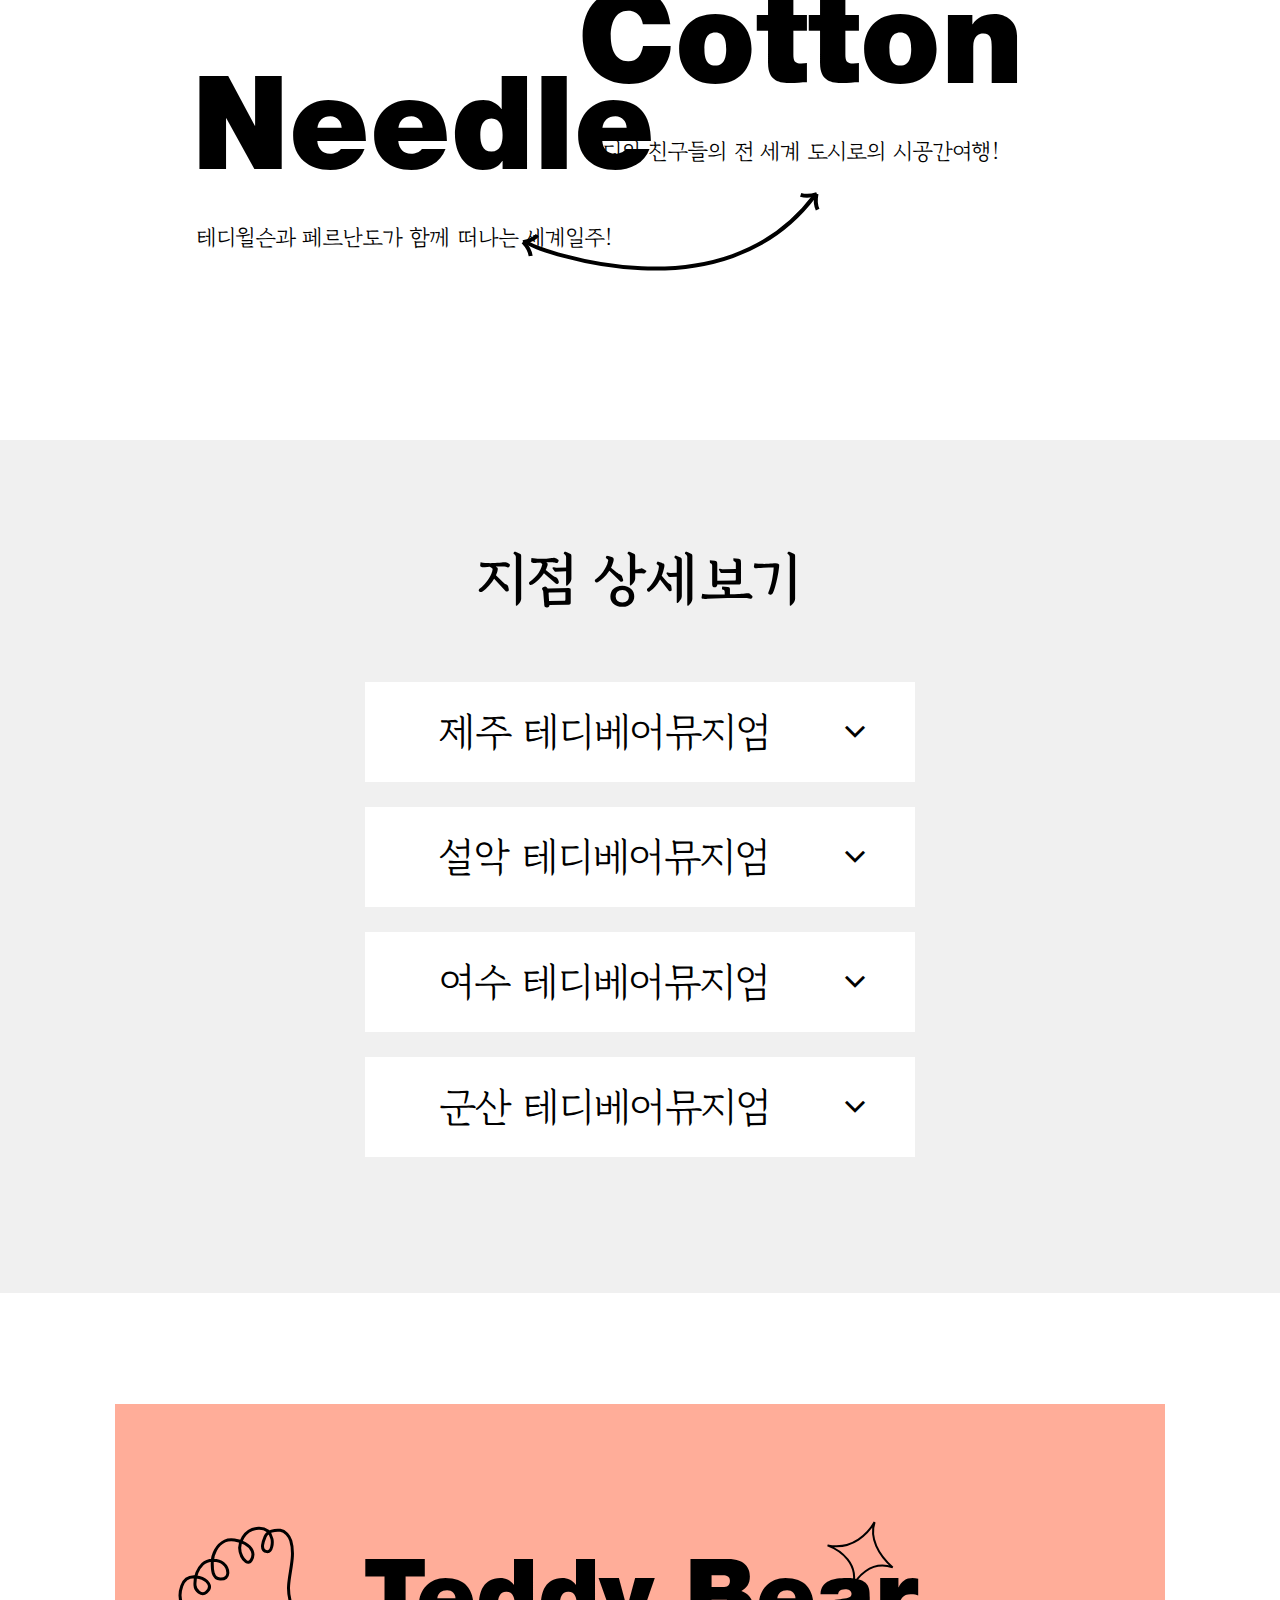
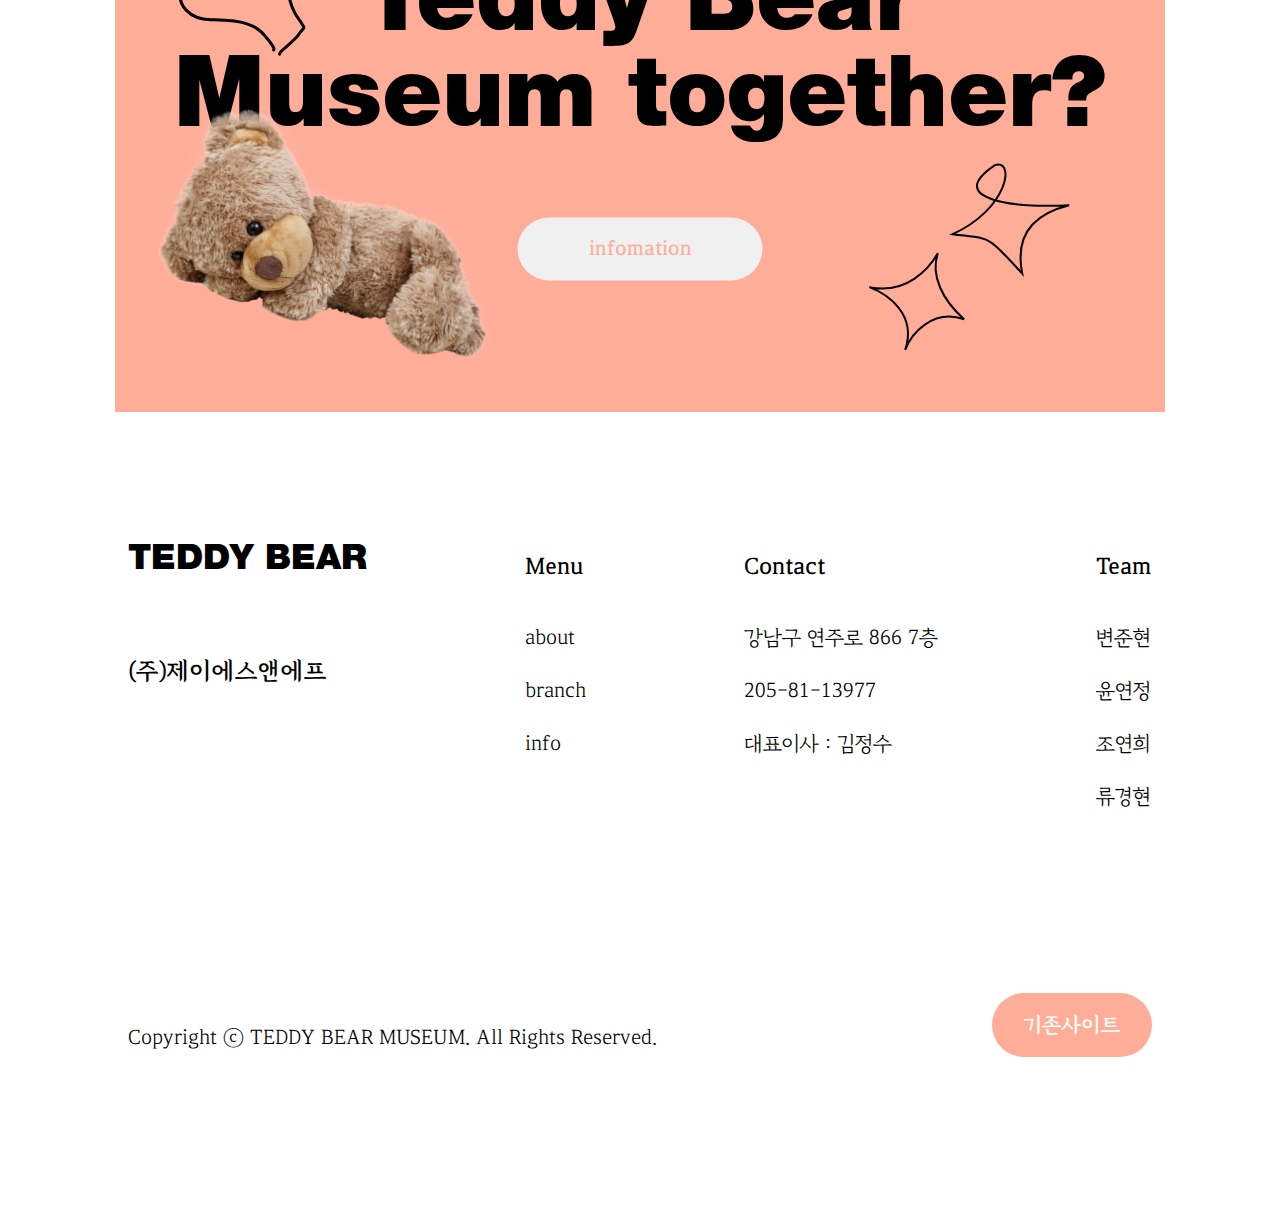
<file: teddybear/branch/branch.html>
<!DOCTYPE html>
<html lang="ko">

<head>
  <meta charset="UTF-8">
  <meta http-equiv="X-UA-Compatible" content="IE=edge">
  <title>Teddybear Museum</title>
  <!-- favicon -->
  <link rel="shortcut icon" href="../assets/favicon/favicon.ico" type="image/x-icon">
  <link rel="apple-touch-icon" sizes="180x180" href="../assets/favicon/apple-icon-180x180.png">
  <link rel="icon" type="image/png" sizes="32x32" href="../assets/favicon/favicon-32x32.png">
  <link rel="icon" type="image/png" sizes="16x16" href="../assets/favicon/favicon-16x16.png">
  <!-- <link rel="manifest" href="../site.webmanifest"> -->

  <!-- icon -->
  <link rel="stylesheet"
    href="https://fonts.googleapis.com/css2?family=Material+Symbols+Outlined:opsz,wght,FILL,GRAD@48,400,0,0" />

  <!-- reset -->
  <link rel="stylesheet" href="../assets/style/reset.css">

  <!-- font -->
  <link rel="stylesheet" href="../assets/style/fonts.css">


  <!-- 공통 스타일 -->
  <link rel="stylesheet" href="../assets/style/style.css">
  <link rel="stylesheet" href="./branch.css">

  <!-- script -->
  <script src="../assets/style/jquery-3.7.0.min.js"></script>
  <script src="../assets/style/style.js"></script>
  <script defer src="./branch.js"></script>
</head>

<body>
  <!----- header ----->
  <header class="menu_wrapper flex">
    <div class="menu_wrapper_box flex">
      <h1><a href="../index.html" class="menu_wrapper_logo">Teddy Bear</a></h1>

      <div class="menu_wrapper_nav">
        <a href="../index.html"><svg xmlns="http://www.w3.org/2000/svg" viewBox="0 0 101 90" width="101" height="90"
            preserveAspectRatio="xMidYMid meet"
            style="width: 22%; height: 100%; transform: translate3d(0px, 5px, 0px); content-visibility: visible;">
            <defs>
              <clipPath id="__lottie_element_139">
                <rect width="101" height="90" x="0" y="0"></rect>
              </clipPath>
            </defs>
            <g clip-path="url(#__lottie_element_139)">
              <g transform="matrix(1,0,0,1,-4.5,2)" opacity="1" style="display: block;">
                <g opacity="1" transform="matrix(1,0,0,1,61.89899826049805,11.258999824523926)">
                  <path stroke-linecap="round" stroke-linejoin="round" fill-opacity="0" stroke="rgb(0,0,0)"
                    stroke-opacity="1" stroke-width="4"
                    d=" M-35.016998291015625,1.2580000162124634 C-11.746000289916992,-0.7870000004768372 11.675999641418457,-1.2589999437332153 35.016998291015625,-0.15399999916553497">
                  </path>
                </g>
              </g>
              <g transform="matrix(1,0,0,1,-4.5,2)" opacity="1" style="display: block;">
                <g opacity="1" transform="matrix(1,0,0,1,60.31700134277344,26.56999969482422)">
                  <path stroke-linecap="round" stroke-linejoin="round" fill-opacity="0" stroke="rgb(0,0,0)"
                    stroke-opacity="1" stroke-width="4"
                    d=" M-34.064998626708984,2.0959999561309814 C-11.572999954223633,-1.3179999589920044 11.369999885559082,-2.0959999561309814 34.064998626708984,-0.2150000035762787">
                  </path>
                </g>
              </g>
              <g transform="matrix(1,0,0,1,-4.5,2)" opacity="1" style="display: block;">
                <g opacity="1" transform="matrix(1,0,0,1,52.064998626708984,58.70399856567383)">
                  <path stroke-linecap="round" stroke-linejoin="round" fill-opacity="0" stroke="rgb(0,0,0)"
                    stroke-opacity="1" stroke-width="4.000038360551817"
                    d=" M13.355267524719238,20.08272933959961 C6.83726692199707,18.348730087280273 0.34126922488212585,15.368728637695312 -3.207730770111084,10.207728385925293 C-6.756730556488037,5.0457282066345215 -6.176729202270508,-2.6792690753936768 -0.5207290649414062,-6.042269229888916 C2.594270944595337,-7.894268989562988 7.792269229888916,-7.559269905090332 9.042268753051758,-4.417270660400391 C10.239269256591797,-1.4042704105377197 7.075270175933838,1.4937307834625244 4.042270183563232,3.207730770111084 C-5.313729763031006,8.49673080444336 -16.679729461669922,10.90772819519043 -27.70772933959961,9.89572811126709 C-30.939727783203125,9.59872817993164 -34.206729888916016,8.993728637695312 -36.95772933959961,7.457728385925293 C-39.7097282409668,5.921728610992432 -41.923728942871094,3.2837493419647217 -42.020729064941406,0.3957493305206299 C-42.176727294921875,-4.260251045227051 -37.245731353759766,-7.7352681159973145 -32.58272933959961,-9.855268478393555 C-10.45872974395752,-19.91126823425293 18.066999435424805,-19.243000030517578 42.064998626708984,-14.402999877929688">
                  </path>
                </g>
              </g>
            </g>
          </svg>Menu</a>
      </div>
    </div>
    <ul class="menu_wrapper_list">
      <li>
        <a href="../about/about.html">ABOUT</a>
        <svg xmlns="http://www.w3.org/2000/svg" width="509" height="160" viewBox="0 0 509 160" fill="none">
          <path
            d="M476.295 42.5259C466.824 29.6969 405.265 5.05158 234.792 9.10286C21.7015 14.167 4.02085 78.0537 2.76361 82.7241C-3.59178 106.333 25.7603 159 242.91 159C416.63 159 477.648 111.735 494.56 91.141C507.751 74.5983 516.663 50.9425 494.56 27.3343C472.456 3.72611 442.795 1.33771 427.236 1"
            stroke="black" stroke-width="2" />
        </svg>
      </li>
      <li>
        <svg xmlns="http://www.w3.org/2000/svg" width="196" height="59" viewBox="0 0 196 59" fill="none">
          <path
            d="M194.418 54.0948C193.555 32.8151 170.634 -2.17117 85.8569 28.1223C37.4151 47.4169 57.2264 58.3089 66.6087 57.8596C78.6974 57.2808 113.453 46.5906 93.0137 20.5691C70.495 -3.08337 28.3431 -2.09796 0.59261 10.1695"
            stroke="black" stroke-width="2" />
        </svg>
        <a href="./branch.html">BRANCH</a>
        <svg xmlns="http://www.w3.org/2000/svg" width="200" height="86" viewBox="0 0 200 86" fill="none">
          <path
            d="M51.9504 3.20464C36.4477 1.23407 4.87443 -0.739392 1.63797 10.4764C-2.16629 23.6598 35.6226 30.8239 55.5647 32.3218C13.4113 30.9712 23.9494 49.8146 28.5458 54.3862C41.6937 67.4629 66.3166 75.244 102.998 81.368C137.149 87.0697 166.232 85.2623 182.366 75.8692C189.358 71.7989 187.741 61.1158 163.263 52.7395C160.47 51.7837 115.8 37.9304 110.381 46.0345C108.9 53.8474 158.551 57.8908 169.583 57.2583C193.957 55.8607 201.129 52.4471 197.51 47.6104"
            stroke="black" stroke-width="2" />
        </svg>
      </li>
      <li>
        <a href="../info/info.html">INFO</a>
        <svg xmlns="http://www.w3.org/2000/svg" width="54" height="18" viewBox="0 0 54 18" fill="none">
          <path d="M1 16.6799C13 -1.82007 53 1.17992 53 1.17992" stroke="black" stroke-width="2" />
        </svg>
        <svg xmlns="http://www.w3.org/2000/svg" width="255" height="51" viewBox="0 0 255 51" fill="none">
          <path
            d="M253.097 20.7309C253.334 5.81438 225.382 -14.4154 111.684 23.9976C46.5888 47.3543 71.9978 51.1206 84.3932 48.9281C100.364 46.1031 146.865 31.5812 121.605 17.2124C93.4521 4.93873 37.8296 14.0566 0.460376 28.2978"
            stroke="black" stroke-width="2" />
        </svg>
      </li>
      <li>
        <div class="nav_ani"></div>
      </li>
    </ul>
  </header>

  <!----- main ----->
  <main>
    <div class="bear_wrapper">
      <img class='bear1' src="./images/bear1.png" alt="">
    </div>
    <!--- unique --->
    <section class="unique_wrapper">
      <h2 class="title1">Museum is unique <span class="block">to each branch!</span></h2>
      <div class="deco">Out branches</div>
    </section>

    <!--- fabric --->
    <section class="fabric_wrapper">
      <div class="bigText fabric">
        <span>Fabric</span>
        <p>마티와 함께 떠나는 세계문화여행기</p>
      </div>
      <img class="fabric_img" src="./images/fabric.png" alt="">
      <div class="bigText cotton">
        <span>Cotton</span>
        <p>테디와 친구들의 전 세계 도시로의 시공간여행!</p>
      </div>
      <img class="cotton_img" src="./images/cotton.png" alt="">
      <div class="bigText needle">
        <span>Needle</span>
        <p>테디윌슨과 페르난도가 함께 떠나는 세계일주!</p>
      </div>
      <img class="needle_img" src="./images/needle.png" alt="">
      <!-- svg -->

      <svg class="arrow1" width="301" height="354" viewBox="0 0 301 354" fill="none" xmlns="http://www.w3.org/2000/svg">
        <path
          d="M105.274 330.916C28.9562 292.324 112.3 35.0584 149.182 197.863C186.064 360.667 -46.5852 160.259 207.325 21.2567"
          stroke="black" stroke-width="4" />
        <path d="M203.955 42.948C203.955 42.948 203.087 31.9724 211.631 19.3509" stroke="black" stroke-width="4" />
        <path d="M186.467 13.1821C186.467 13.1821 195.942 19.8114 212.014 20.0032" stroke="black" stroke-width="4" />
        <path d="M82.5986 338.613C82.5986 338.613 92.8845 332.893 108.885 334.177" stroke="black" stroke-width="4" />
        <path d="M103.878 310.631C103.878 310.631 101.579 321.461 108.419 334.79" stroke="black" stroke-width="4" />
      </svg>

      <svg class="arrow2" width="257" height="288" viewBox="0 0 257 288" fill="none" xmlns="http://www.w3.org/2000/svg">
        <path
          d="M24.1862 42.571C43.0877 33.6995 248.509 205.269 99.7331 156.017C-49.0426 106.766 223.54 56.0195 234.546 243.098"
          stroke="black" stroke-width="4" />
        <path d="M223.283 236.849C223.283 236.849 230.004 239.106 235.556 247.088" stroke="black" stroke-width="4" />
        <path d="M244.96 234.426C244.96 234.426 238.86 238.116 235.081 247.141" stroke="black" stroke-width="4" />
        <path d="M35.1016 33.4983C35.1016 33.4983 30.3602 38.9237 21.0582 40.8964" stroke="black" stroke-width="4" />
        <path d="M28.3467 54.9792C28.3467 54.9792 27.5993 47.7003 21.2042 40.4266" stroke="black" stroke-width="4" />
      </svg>


      <svg class="arrow3" width="348" height="336" viewBox="0 0 348 336" fill="none" xmlns="http://www.w3.org/2000/svg">
        <path d="M307.594 108.638C236.001 243 45.9676 205.987 31.465 199.276" stroke="black" stroke-width="4" />
        <path d="M40.2559 190.492C40.2559 190.492 36.308 196.381 27.1449 199.634" stroke="black" stroke-width="4" />
        <path d="M36.8828 212.042C36.8828 212.042 34.9306 205.184 27.22 199.161" stroke="black" stroke-width="4" />
        <path d="M313.049 121.258C313.049 121.258 308.992 115.303 309.425 105.804" stroke="black" stroke-width="4" />
        <path d="M293.96 109.313C293.96 109.313 301.193 110.423 309.842 106.065" stroke="black" stroke-width="4" />
      </svg>


    </section>
    <!--- more --->
    <section class="more_wrapper">
      <h4>지점 상세보기</h4>
      <ul class="museum_list">
        <li>제주 테디베어뮤지엄
          <div class="list_content_wrapper">
            <p><span class="block">1902년 탄생 이래 전 연령층의 사랑을 받고있는 테디베어</span>제주 테디베어뮤지엄은 국내 최초이자 최대 규모의 테디베어 박물관으로 다양한
              전시 콘텐츠를 선보이고
              있습니다.
            </p>
            <ul class="list_content">
              <li>
                <img src="./images/jeju01.png" alt="">
                <h5>역사관</h5>
              </li>
              <li><img src="./images/jeju02.png" alt="">
                <h5>예술관</h5>
              </li>
              <li><img src="./images/jeju03.png" alt="">
                <h5>기획전시</h5>
              </li>
              <li><img src="./images/jeju04.png" alt="">
                <h5>야외정원</h5>
              </li>
              <li><img src="./images/jeju05.png" alt="">
                <h5>슬로우 베어(야외무대)</h5>
              </li>
              <li><img src="./images/jeju06.png" alt="">
                <h5>엘비스 공연장</h5>
              </li>
              <li><img src="./images/jeju07.png" alt="">
                <h5>뮤지엄 샵</h5>
              </li>
              <li><img src="./images/jeju08.png" alt="">
                <h5>테디베어 카페</h5>
              </li>
              <li><img src="./images/jeju09.png" alt="">
                <h5>수유실</h5>
              </li>
            </ul>
          </div>
        </li>
        <li>설악 테디베어뮤지엄
          <div class="list_content_wrapper">
            <p><span class="block">테디윌슨과 페르난도가 함께 하는 설악 테디베어뮤지엄에서의 세계여행!</span> 전 세계 유명한 관광명소와 그들의 다양한 생활문화, 동화에서만 보고
              상상하던
              여러 주인공들을
              테디베어로 표현하여 세계 문화를 보다 즐겁고 유쾌하게 관람할 수 있는 교육 전시이자 체험 전시입니다.</p>
            <ul class="list_content">
              <li><img src="./images/seorak01.png" alt="">
                <h5>아시아</h5>
              </li>
              <li><img src="./images/seorak02.png" alt="">
                <h5>아메리카, 유럽</h5>
              </li>
              <li><img src="./images/seorak03.png" alt="">
                <h5>아프리카, 오세아니아</h5>
              </li>
              <li><img src="./images/seorak04.png" alt="">
                <h5>동화마을</h5>
              </li>
              <li><img src="./images/seorak05.png" alt="">
                <h5>궁 테디베어</h5>
              </li>
              <li><img src="./images/seorak06.png" alt="">
                <h5>뮤지엄 샵</h5>
              </li>
              <li><img src="./images/seorak07.png" alt="">
                <h5>아트 갤러리</h5>
              </li>
              <li><img src="./images/seorak08.png" alt="">
                <h5>기네스 테디베어</h5>
              </li>
            </ul>
          </div>
        </li>
        <li>여수 테디베어뮤지엄
          <div class="list_content_wrapper">
            <p><span class="block">하와이 테디베어월드에서 선보였던 최고의 테디베어 전시를 여수로 옮겨왔습니다.</span>미국의 경이로운 관광지를 여행하는 테디베어와 살아있는 듯 생생하게
              움직이는 공룡들을 만나볼 수 있으며,
              8M 크기의 초대형 테디베어와 엘비스 프레슬리 공연, 다양한 컨셉의 포토존에서 즐거움을 만끽할 수 있습니다!</p>
            <ul class="list_content">
              <li><img src="./images/yeosu01.png" alt="">
                <h5>Wonders of America 1</h5>
              </li>
              <li><img src="./images/yeosu02.png" alt="">
                <h5>The World of Sweet Memories</h5>
              </li>
              <li><img src="./images/yeosu03.png" alt="">
                <h5>Wonders of America 2</h5>
              </li>
              <li><img src="./images/yeosu04.png" alt="">
                <h5>Dino Square</h5>
              </li>
              <li><img src="./images/yeosu05.png" alt="">
                <h5>Elvis Theatre</h5>
              </li>
              <li><img src="./images/yeosu06.png" alt="">
                <h5>Aquarium</h5>
              </li>
              <li><img src="./images/yeosu07.png" alt="">
                <h5>Photo Zone</h5>
              </li>
              <li><img src="./images/yeosu08.png" alt="">
                <h5>Save the Planet</h5>
              </li>
              <li><img src="./images/yeosu09.png" alt="">
                <h5>Famous Teddy Bear</h5>
              </li>
              <li><img src="./images/yeosu10.png" alt="">
                <h5>Art Gallery</h5>
              </li>
              <li><img src="./images/yeosu11.png" alt="">
                <h5>Play Room</h5>
              </li>
              <li><img src="./images/yeosu12.png" alt="">
                <h5>뮤지엄 샵</h5>
              </li>
            </ul>
          </div>
        </li>
        <li>군산 테디베어뮤지엄
          <div class="list_content_wrapper">
            <p><span class="block">사라진 테순이를 찾아 떠난 테디와 친구들의 모험이 펼처지는 군산테디베어 뮤지엄!</span>
              20여개 나라의 현재와 과거의 모습을 담아, 역사 속에 기록된 다양한 러브스토리의 주인공들이 테디베어로 표현되어,
              가족끼리, 친구끼리, 연인끼리 더욱 의미 있는 추억을 담을 수 있는 체험 전시 입니다</p>
            <ul class="list_content">
              <li><img src="./images/gunsan01.png" alt="">
                <h5>DIORAMA</h5>
              </li>
              <li><img src="./images/gunsan02.png" alt="">
                <h5>LOVE STORY</h5>
              </li>
              <li><img src="./images/gunsan03.png" alt="">
                <h5>KENYA PLAINS</h5>
              </li>
              <li><img src="./images/gunsan04.png" alt="">
                <h5>Gunsan History</h5>
              </li>
              <li><img src="./images/gunsan05.png" alt="">
                <h5>ART GALLERY</h5>
              </li>
              <li><img src="./images/gunsan06.png" alt="">
                <h5>뮤지엄 샵</h5>
              </li>
            </ul>
          </div>
        </li>
      </ul>
    </section>
    <!--- button --->
    <section class="together_wrapper">
      <div class="contentBox">
        <h3 class="title2">Teddy Bear <span class=".block">Museum together?</span></h3>
        <a href="./about/about.html">
                <div class="btn button button--nina button--text-thick button--text-upper button--size-s"
                    data-text="infomation">
                    <span>i</span><span>n</span><span>f</span><span>o</span><span>m</span><span>a</span><span>t</span><span>i</span><span>o</span><span>n</span>
                </div>
            </a>

        <svg class="box_deco1" xmlns="http://www.w3.org/2000/svg" width="67" height="68" viewBox="0 0 67 68"
          fill="none">
          <path
            d="M0.566462 24.3802C26.0979 29.5324 41.6179 11.6659 47.6031 1.11689C42.3202 16.7391 51.1563 33.5092 65.6591 46.3926C43.5276 38.9084 28.8895 57.1699 25.1505 67.5113C33.5152 42.7761 12.7873 28.9965 0.566462 24.3802Z"
            stroke="black" stroke-width="2" />
        </svg>

        <svg class="box_deco2" width="128" height="130" viewBox="0 0 128 130" fill="none"
          xmlns="http://www.w3.org/2000/svg">
          <path
            d="M95.6215 124.013C98.113 122.413 88.1343 111.553 86.7141 109.687C82.8332 104.589 76.4022 100.404 70.413 98.2931C58.0317 93.93 45.3044 94.1007 32.3428 93.7821C13.7014 93.3239 -3.42075 80.3894 3.76748 59.9912C6.57722 52.0179 13.1825 49.5929 21.2784 51.4953C28.5057 53.1936 35.8642 60.0983 28.2111 66.4349C23.5251 70.3148 17.2337 64.4463 16.9916 59.4132C16.6252 51.7964 19.1407 43.5168 24.6328 38.0481C29.6169 33.0852 39.9326 32.8468 45.1796 37.3941C51.0109 42.4478 52.756 53.5509 42.1453 53.012C33.9014 52.5932 34.2252 41.9348 34.2371 36.3816C34.2553 27.8199 38.9904 18.7786 46.901 14.9905C57.1364 10.0893 81.5498 20.1925 73.271 34.1233C70.1116 39.4398 65.3446 33.7475 63.6719 30.2542C60.74 24.1317 61.3639 16.9319 65.0446 11.2822C72.0559 0.520044 90.2682 -2.24296 93.9037 12.7343C94.7394 16.1772 94.2865 26.392 88.8402 25.6166C81.3451 24.5496 85.5188 14.4513 87.1319 10.6099C89.3518 5.3233 97.1985 3.58466 102.262 4.30547C107.287 5.02081 111.311 9.94193 112.755 14.663C117.283 29.4716 111.568 44.5549 110.604 59.6261C110.019 68.7605 112.445 78.0304 116.356 86.1974C118.472 90.6168 122.136 94.1075 124.184 98.3845C125.23 100.57 127.226 101.046 124.975 103.041C122.736 105.023 121 108.673 118.791 110.926C115.108 114.684 111.377 118.113 107.404 121.58C105.546 123.201 101.616 125.907 101.578 128.133"
            stroke="black" stroke-width="3" stroke-linecap="round" />
        </svg>

        <svg class="box_deco3" width="121" height="115" viewBox="0 0 121 115" fill="none"
          xmlns="http://www.w3.org/2000/svg">
          <path
            d="M46.2976 1.91096C66.6811 -3.13968 58.3315 46.3202 3.70889 71.1873C42.0193 76.1181 37.6643 71.0157 73.2343 110.623C68.7535 88.3816 69.7129 54.8328 120.187 42.3264C70.9471 44.568 -8.10698 38.4687 46.2976 1.91096Z"
            stroke="black" stroke-width="2" />
        </svg>

        <svg class="box_deco4" width="96" height="99" viewBox="0 0 96 99" fill="none"
          xmlns="http://www.w3.org/2000/svg">
          <path
            d="M0.376985 35.1542C37.5331 42.6522 60.1196 16.6508 68.83 1.2988C61.1416 24.034 74.001 48.4397 95.107 67.189C62.8988 56.2972 41.5958 82.8734 36.1545 97.9234C48.3277 61.926 18.1621 41.8723 0.376985 35.1542Z"
            stroke="black" stroke-width="2" />
        </svg>
        <img class="bear2" src="./images/bear2.png" alt="">
      </div>
    </section>
  </main>
  <!----- footer ----->
  <footer>
    <ul class="gnb flex">
      <li>
        <ul class="company">
          <li>TEDDY BEAR</li>
          <li>(주)제이에스앤에프</li>
        </ul>
      </li>
      <li class="gnb_box">
        <ul>
          <li class="subhead">Menu</li>
          <li>
            <ul>
              <li><a href="../about/about.html">about</a></li>
              <li><a href="../branch/branch.html">branch</a></li>
              <li><a href="../info/info.html">info</a></li>
            </ul>
          </li>
        </ul>
      </li>


      <li class="gnb_box">
        <ul>
          <li class="subhead">Contact</li>
          <li>
            <ul>
              <li>강남구 연주로 866 7층</li>
              <li>205-81-13977</li>
              <li>대표이사 : 김정수</li>
            </ul>
          </li>
        </ul>
      </li>

      <li class="gnb_box">
        <ul>
          <li class="subhead">Team</li>
          <li>
            <ul>
              <li><a href="https://gogoma0401.github.io/portfolio/main/main.html" target="_blank">변준현</a>
              </li>
              <li><a href="https://github.com/yunyeonjeong" target="_blank">윤연정</a></li>
              <li><a href="https://mellow9307.github.io/portfolio/" target="_blank">조연희</a></li>
              <li><a href="https://github.com/RyuKyoungHyun?tab=repositories" target="_blank">류경현</a></li>
            </ul>
          </li>
        </ul>
      </li>
    </ul>

    <div class="site">
      <ul class="flex">
        <li>Copyright ⓒ TEDDY BEAR MUSEUM. All Rights Reserved.</li>

        <li>
                    <a href="http://www.teddybearmuseum.com/site/" target="_blank">
                        <div class="btn button button--nina button--text-thick button--text-upper button--size-s"
                            data-text="기존사이트">
                            <span>기</span><span>존</span><span
                                class="jump"></span></span><span>사</span>
                            <span>이</span><span>트</span>
                        </div>
                    </a>
                </li>
      </ul>
    </div>
  </footer>
</body>

</html>
</file>
<file: common/style/fonts.css>
@charset "utf-8";

@font-face{
    font-family: 'MiConv.com__Fontspring-DEMO-tghaidogrotesk-black';
    src: url(../fonts/MiConv.com__Fontspring-DEMO-tghaidogrotesk-black.woff2) format('woff2');
    font-weight: normal;
    font-style: normal;
    font-display: swap;
}
@font-face{
    font-family: 'MiConv.com__Fontspring-DEMO-tghaidogrotesk-blackitalic';
    src: url(../fonts/MiConv.com__Fontspring-DEMO-tghaidogrotesk-blackitalic.woff2) format('woff2');
    font-weight: normal;
    font-style: normal;
    font-display: swap;
}   
@font-face {
    font-family: 'MiConv.com__Fontspring-DEMO-tghaidogrotesk-medium';
    src: url(../fonts/MiConv.com__Fontspring-DEMO-tghaidogrotesk-medium.woff2) format('woff2');
    font-weight: normal;
    font-style: normal;
    font-display: swap;
}
@font-face {
    font-family: 'MiConv.com__Fontspring-DEMO-tghaidogrotesk-semibold';
    src: url(../fonts/MiConv.com__Fontspring-DEMO-tghaidogrotesk-semibold.woff2) format('woff2');
    font-weight: normal;
    font-style: normal;
    font-display: swap;
}
@font-face {
    font-family: 'MiConv.com__Fontspring-DEMO-tghaidogrotesk-semibolditalic';
    src: url(../fonts/MiConv.com__Fontspring-DEMO-tghaidogrotesk-semibolditalic.woff2) format('woff2');
    font-weight: normal;
    font-style: normal;
    font-display: swap;
}

@font-face{
    font-family: 'LINESeedKR-Th';
    src: url(../fonts/LINESeedKR-Th.woff2) format('woff2');
    font-weight: normal;
    font-style: normal;
    font-display: swap;
}
@font-face{
    font-family: 'LINESeedKR-Rg';
    src: url(../fonts/LINESeedKR-Rg.woff2) format('woff2');
    font-weight: normal;
    font-style: normal;
    font-display: swap;
}
@font-face{
    font-family: 'LINESeedKR-Bd';
    src: url(../fonts/LINESeedKR-Bd.woff2) format('woff2');
    font-weight: bold;
    font-style: normal;
    font-display: swap;
}
</file>
<file: common/style/slide.css>
@charset "utf-8";

.circleCarousel {
  height: 130vh;
  overflow: hidden;
  position: relative;
}

.won {
  --size: 195vw;
  --img-width: 20.555vw;
  --img-height: 25.6944vw;
  --radius: calc((var(--size) - var(--img-height)) / 2);
  --rotation: 0deg;
  width: var(--size);
  min-width: 600px;
  aspect-ratio: 1 / 1;
  position: absolute;
  top: 20%;
  left: calc(50% - var(--size) / 2);
  rotate: calc(-90deg + var(--rotation));
  transition: rotate 2s cubic-bezier(.55,0,.1,1);
}

.image {
  --index: 0;
  --step: calc(360deg / var(--items));
  --offset: 250px;
  --angle: calc(var(--step) * var(--index));
  --difference: calc((var(--img-height) - var(--img-width)) / 2);
  --x: calc( var(--difference) + var(--radius) + var(--radius) * cos(var(--angle)));
  --y: calc( var(--radius) + var(--radius) * sin(var(--angle)));
  
  background: #ccc;
  width: var(--img-width);
  height: var(--img-height);
  position: absolute;
  left: var(--x);
  top: var(--y);
  background: url('https://picsum.photos/600');
  background-size: cover;
  background-position: center center;
  transform-origin: center center;
  rotate: calc(var(--angle) + 90deg);
}
</file>
<file: common/style/cursor.css>
@charset "utf-8";
/* 커서 */
/*커스텀 커서 시작==========*/
body{
    cursor: none;
}
.custom-cursor {
    width: 2rem;
    height: 2rem;
    position: fixed;
    top: 0;
    left: 0;
    z-index: 9999;
    pointer-events: none;
    opacity: 0;
    background-color: #2af563;
    /*사용자 수정*/
    backface-visibility: hidden;
    transition: none;
    /*사용자 수정*/
    pointer-events: none;
    border-radius: 50%;
    transform: scale(1)
}

.custom-cursor-icon {
    width: 100%;
    height: 100%;
    border-radius: 50%;
    background-color: #2af563;
    /*사용자 수정*/
    transition: all .2s ease;
    transform-origin: 50% 50%;
}

.custom-cursor.custom_cursor_visible {
    opacity: 1;
}

.custom-cursor.custom_cursor_hidden {
    opacity: 0;
}

@media (pointer:none),
(pointer:coarse) {

    #custom_cursor,
    #custom_cursor .custom-cursor-icon {
        display: none !important;
        visibility: hidden;
        opacity: 0;
    }

    * {
        cursor: auto !important;
    }
}

@media (max-width:767.98px) {
    .custom-cursor {
        display: none;
    }
}

.custom-cursor.custom_cursor_hover .custom-cursor-icon {
    transform: scale(1.6);
}

/*커스텀 커서 끝==========*/
</file>
<file: index.css>
@charset "utf-8";
/* 스크롤바 전체 영역 */
::-webkit-scrollbar {
  width: 17px;
  /* 세로축 스크롤바 폭 너비 */
}
::-webkit-scrollbar-thumb {
  background: #2AF563;
  
  /* 스크롤바 막대 테두리 설정  */
  border-radius: 12px 12px 12px 12px;
}
::-webkit-scrollbar-thumb:hover {
  background-color: #82f3a2;
}
/* 스크롤이 움직이는 뒷 배경 */
::-webkit-scrollbar-track {
  background: #95959550;
  /* 스크롤바 뒷 배경 색상 */
}

/* 마우스 텍스트 드래그 효과 */
::selection {
		background-color: #2AF563;
		color: white;
	}

html {
  --s: 100px; /* control the size */
  
  --_g: #0000 90deg,#e7e7e7 0;
  background: 
    conic-gradient(from 90deg at 2px 2px,var(--_g)),
    conic-gradient(from 90deg at 1px 1px,var(--_g));
  background-size: var(--s) var(--s), calc(var(--s)/2) calc(var(--s)/2);
  scroll-behavior: smooth;
}

a{
  color: black;
  text-decoration: none;
}
header{
  font-family:'LINESeedKR-Rg';
  position: fixed;
  top: 0; left: 0; right: 0; margin: auto;
  background-color: white;
  z-index: 999;
}
header ul{
  padding-top: 10px;
  display: flex;
  flex-direction: row;
  align-items: center;
  justify-content: space-around; 
}
header ul li img{
  width: 40px;
}

header ul li:nth-child(3){
  width: 100px;
  height: 30px;
  border: solid 1px black;
  border-radius: 50px;
  text-align: center;
  line-height: 30px;
}
header ul li .gnb{
  padding: 0;
  width: 200px;
  display: flex;
  justify-content: space-around;
}
header ul li .gnb li{
  position: relative;
  width: 100px;
  font-size: 18px;
  
  text-align: center;
  padding-bottom: 2px;
  font-weight: 300;
  
 
}
header ul li .gnb li::after{
  content: '';
  width: 0%;
  height: 2px;
  position: absolute;
  background-color: #1A1818;
  bottom: 0;
  left: 50%;
  transform: translateX(-50%);
  transition: all 0.5s;
}

.gnb li:hover:after,
.gnb li:focus:after {
  width: 60%;
}
header ul li:nth-child(3):hover{
  background-color: black;
}
header ul li:nth-child(3):hover a{
  color: white;
}
main{
  font-family:'LINESeedKR-Rg';
  margin-top: 200px;
}
main .head_line{
  position: relative;
  margin-bottom: 50px;
}
main .head_line .text_box{
  font-family: 'LINESeedKR-Bd';
  margin: auto;
  margin-bottom: 10px;
  width: 1050px;
  height: 490px;
  font-size: 110px;
  line-height: 1.5;
  position: sticky;
  top: 150px;
}

.blink {
  animation: blink 0.5s infinite;
}

@keyframes blink {
  to {
    opacity: 0;
  }
}

main .head_line .circle{
  width: 310px;
  height: 140px;
  border-radius: 50%;
  border: #2AF563 solid 1px;
  position: absolute;
  top: 88%; left: 52%;
  transform: translate(-50%,-50%);
}
main .head_line .circle{
  transform:rotate(-6deg);
  animation: move1 1s ease infinite;
}

main .head_line .circle2{
  transform:rotate(-2deg);
  animation: move2 1s ease infinite;
}

main .head_line .circle_txt{
  position: absolute;
  top: 99%; left: 54%;
  transform: translate(-50%,-50%);
  font-size: 20px;
  color: #2AF563;
  animation: move1 1s ease infinite;
}
@keyframes move1{
  0%{
    transform:rotate(-6deg);
  }
  50%{
    transform:rotate(-9deg);
  }
  100%{
    transform:rotate(-6deg);
  }
}
@keyframes move2{
  0%{
    transform:rotate(-2deg);
  }
  25%{
    transform:rotate(-4deg);
  }
  50%{
    transform:rotate(-6deg);
  }
  75%{
    transform:rotate(-4deg);
  }
  100%{
    transform:rotate(-2deg);
  }
}
main .folio{
  position: relative;
}

main .circleCarousel .won .image:nth-child(1),
main .circleCarousel .won .image:nth-child(6),
main .circleCarousel .won .image:nth-child(11),
main .circleCarousel .won .image:nth-child(16) {
  background: url(./images/project1.jpg) no-repeat center center/contain;
}


main .circleCarousel .won .image:nth-child(2),
main .circleCarousel .won .image:nth-child(7),
main .circleCarousel .won .image:nth-child(12),
main .circleCarousel .won .image:nth-child(17) {
  background: url(./images/project6.jpg) no-repeat center center/contain;
}

main .circleCarousel .won .image:nth-child(3),
main .circleCarousel .won .image:nth-child(8),
main .circleCarousel .won .image:nth-child(13),
main .circleCarousel .won .image:nth-child(18) {
  background: url(./images/project2.jpg) no-repeat center center/contain;
}

main .circleCarousel .won .image:nth-child(4),
main .circleCarousel .won .image:nth-child(9),
main .circleCarousel .won .image:nth-child(14),
main .circleCarousel .won .image:nth-child(19) {
  background: url(./images/project4.jpg) no-repeat center center/cover;
}

main .circleCarousel .won .image:nth-child(5),
main .circleCarousel .won .image:nth-child(10),
main .circleCarousel .won .image:nth-child(15),
main .circleCarousel .won .image:nth-child(20) {
  background: url(./images/project3.jpg) no-repeat center center/contain;
}

main .circleCarousel .won .image{
  transition: all 1s;
  cursor: pointer;
} 

main .circleCarousel .won .image:hover{
  transform: scale(1.1);
}

main .project_V{
  margin-top: -120px;
  height: 400px;
  position: relative;
}

main .project_V .project{
  position: absolute;
  top: -140px;
  left: 50%;
  transform: translate(-50%, -50%);
  width: 60%;
}

main .project_V .project p{
  font-family: 'MiConv.com__Fontspring-DEMO-tghaidogrotesk-black';
  font-weight: bold;
  font-size: 96px;
  display: inline-block;
  width: 100%;
  height: 50px;
  text-align: center;
  margin-bottom: 100px;
}

main .project_V .project p:hover .highlight:after{
  width:100%;
}
.highlight{
  display: inline-block; 
  position: relative;
}
.highlight:after{
  content:"";
  width: 0;
  height: 40px;
  display: inline-block;
  background: #a1fda5;
  position: absolute;
  bottom:0;
  left:0;
  z-index:-1;
  transition: 0.2s all;
}

main .project_V .project ul{
  display: flex;
  align-items: center;
  flex-direction: row;
  justify-content: space-around;
 
}
main .project_V .project ul li{
  font-family: 'LINESeedKR-Rg';
  font-size: 41px;
  display: flex;
  flex-direction: column;
  align-items: center;
}

main .project_V .project ul li ul li{
  font-size: 24px;
}


main .project > ul{
  display: flex;
  justify-content: center;
  gap: 120px;
}


main .information{
  width: 100%;
  background-color: #1A1818;
  padding: 40px 0;
}

main .information h1{
  font-family: 'MiConv.com__Fontspring-DEMO-tghaidogrotesk-black';
  font-weight: bold;
  color: white;
  margin: 0;
  margin-left: 190px;
  margin-bottom: 30px;
  padding-top: 100px;
  font-size: 96px;
  
}

main .information .skills{
  width: 80%;
  margin: auto;
}
main .information .skills ul{
  display: flex;
  flex-direction: column;
}


main .information .skills ul li{
  font-family: 'FMiConv.com__Fontspring-DEMO-tghaidogrotesk-black';
  font-weight: bold;
  color: #2AF563;
  font-size: 36px;
  display: flex;
  flex-direction: row;
  justify-content: space-between;
  align-items: center;
}

main .information .skills>ul>li{
  border-bottom: #2AF563 solid 1px;
  transition: all 1s;
  height: 180px
}
main .information .skills>ul>li:hover{
  color: white;

}

main .information .skills>ul>li:nth-child(5){
  border: none;
}


main .information .skills ul li ul{
  display: flex;
  flex-direction: column;
  align-items: center;
  gap: 10px;
  
}
main .information .skills ul>li>ul>li{
  width: 450px;
  font-family: 'LINESeedKR-Rg';
  font-style: normal;
  color: white;
  padding: 0;
  font-weight: normal;
  font-size: 18px;
  
  display: flex;
  justify-content: flex-end;
  align-items:center;
  
}
/*
main .information .skills ul li:hover{
  color: white;
}
main .information .skills ul .last{
  border: none;
}
*/
main .introduce{
  width: 100%;
  background-color: #1A1818;
  color: #2AF563;
  position: relative;
  z-index: 1;
 
}
main .introduce ul{
  display: flex;
  flex-direction: row;
  flex-wrap: wrap;
 
}
main .introduce .circle{
  width: 310px;
  height: 140px;
  border-radius: 50%;
  border: #2AF563 solid 1px;
  position: absolute;
  top:8%; right: 10%;
  
}
main .introduce .circle3{
  transform:rotate(-2deg);
  animation: move3 1s ease-in infinite;
}

main .introduce .circle4{
  transform:rotate(0deg);
  animation: move4 1s ease-in infinite;
}
main .introduce .circle_txt{
  font-size: 20px;
  position: absolute;
  top:17%; right: 11%;
  color: #2AF563;
}
@keyframes move3{
  0%{
    transform:rotate(-2deg);
  }
  25%{
    transform:rotate(0deg);
  }
  50%{
    transform:rotate(2deg);
  }
  75%{
    transform:rotate(0deg);
  }
  100%{
    transform:rotate(-2deg);
  }
}
@keyframes move4{
  0%{
    transform:rotate(0deg);
  }
  25%{
    transform:rotate(3deg);
  }
  50%{
    transform:rotate(6deg);
  }
  75%{
    transform:rotate(3deg);
  }
  100%{
    transform:rotate(0deg);
  }
}

main .introduce ul li:nth-child(1){
  font-family: 'MiConv.com__Fontspring-DEMO-tghaidogrotesk-black';
  font-size: 17.5rem; /*280px*/
  font-weight: bold;
  color: #2AF563;
  text-align: center;
  width: 100%;
  height: 480px;
  line-height: 470px;
  border-top: #2AF563 1px solid;
  border-bottom: #2AF563 1px solid;
  
  
}
main .introduce ul li:nth-child(2),
main .introduce ul li:nth-child(3){
  border-right: #2AF563 1px solid;
}

main .introduce ul li:nth-child(2),
main .introduce ul li:nth-child(3),
main .introduce ul li:nth-child(4){
  width: calc(33.3333% - 1px);
  text-align: center;
  font-family: 'Fontspring-DEMO-tghaidogrotesk-semibold';
  font-size: 28px;
  height: 150px;
  line-height: 150px;
}
main .introduce ul li .new_type{
  font-family: 'LINESeedKR-Bd';
}
footer{
  background-color: #1A1818;
  color: #2AF563;
  border-top: #2AF563 solid 1px;
}
footer ul{
  display: flex;
  justify-content: space-between;
  height: 40px;
  line-height: 40px;
  margin: 0 10px;
}

.introduce ul .paper{
  position: relative;
  overflow: hidden;
  width: 100%;
  height: 100%;
  border: none;
  margin: 0;
  padding: 0;
}
.introduce ul .paper ul li .sticker-hover {
  width: 100%;
  height: 100%;
  position: absolute;
  left: 40%;
  top: 140%;
  margin: -150px 0 0 -250px;
  pointer-events: none;
}
.introduce ul .paper:hover .sticker{
  animation: full 5s ease-in-out;
}
@keyframes full{
  0%{
    transform: translateY(-1500%);
  }
 
  100%{
    transform: translateY(500%);
  }
}
.introduce ul .paper a{
  color: #2AF563;
}
.introduce ul .paper:hover a{
  color: white;
  transition: 6s ease-in-out;
  transform: scale(1.5);
}

.introduce ul .paper ul li .sticker-hover .sticker {
  transform: translateY(-250px);
}

.sticker-hover .sticker[data-type="1"][data-num="1"] {
  left: -100px;
  top: -60px;
  top: 0px;
  z-index: 1300;
  transform: translate(0px, 380px) rotate(80.94deg);
}
.sticker-hover .sticker[data-type="1"][data-num="1"] img {
  transform: rotate(-23deg);
}
.sticker-hover .sticker[data-type="1"][data-num="2"] {
  left: -95px;
  top: 151px;
  top: 0px;
  z-index: 1300;
  transform: translate(0px, 380px) rotate(-26.37deg)
}
.sticker-hover .sticker[data-type="1"][data-num="2"] img {
  transform: rotate(37deg);
}
.sticker-hover .sticker[data-type="1"][data-num="3"] {
  left: 473px;
  top: -51px;
  top: 0px;
  z-index: 1300;
}
.sticker-hover .sticker[data-type="1"][data-num="3"] img {
  transform: rotate(37deg);
}
.sticker-hover .sticker[data-type="1"][data-num="4"] {
  left: 163px;
  top: 70px;
  top: 0px;
  z-index: 100;
}
.sticker-hover .sticker[data-type="1"][data-num="4"] img {
  transform: rotate(37deg);
}
.sticker-hover .sticker[data-type="2"] {
  width: 250;
}
.sticker-hover .sticker[data-type="2"][data-num="1"] {
  left: 245px;
  top: -77px;
  top: 0px;
  z-index: 500;
}
.sticker-hover .sticker[data-type="2"][data-num="1"] img {
  transform: rotate(-40deg);
}
.sticker-hover .sticker[data-type="2"][data-num="2"] {
  left: 50px;
  top: 80px;
  top: 0px;
  z-index: 1300;
}
.sticker-hover .sticker[data-type="2"][data-num="2"] img {
  transform: rotate(20deg);
}
.sticker-hover .sticker[data-type="2"][data-num="3"] {
  left: 352px;
  top: 78px;
  top: 0px;
  z-index: 400;
}
.sticker-hover .sticker[data-type="2"][data-num="3"] img {
  transform: rotate(-2deg);
}
.sticker-hover .sticker[data-type="2"][data-num="4"] {
  left: 520px;
  top: 110px;
  top: 0px;
  z-index: 99;
}
.sticker-hover .sticker[data-type="2"][data-num="4"] img {
  transform: rotate(32deg);
}
.sticker-hover .sticker[data-type="2"][data-num="5"] {
  left: -250px;
  top: 90px;
  top: 0px;
  z-index: 99;
}
.sticker-hover .sticker[data-type="2"][data-num="5"] img {
  transform: rotate(-40deg);
}
.sticker-hover .sticker[data-type="3"] {
  width: 240px;
}
.sticker-hover .sticker[data-type="3"][data-num="1"] {
  left: 202px;
  top: 96px;
  top: 0px;
  z-index: 1300;
}
.sticker-hover .sticker[data-type="3"][data-num="1"] img {
  transform: rotate(-18deg);
}
.sticker-hover .sticker[data-type="4"] {
  width: 230px;
}
.sticker-hover .sticker[data-type="4"][data-num="1"] {
  left: 67px;
  top: 10px;
  top: 0px;
  z-index: 1300;
}
.sticker-hover .sticker[data-type="4"][data-num="1"] img {
  transform: rotate(40deg);
}
.sticker-hover .sticker[data-type="4"][data-num="2"] {
  left: -53px;
  top: 170px;
  top: 0px;
  z-index: 1300;
}
.sticker-hover .sticker[data-type="4"][data-num="2"] img {
  transform: rotate(35deg);
}
.sticker-hover .sticker[data-type="5"] {
  width: 240px;
}
.sticker-hover .sticker[data-type="5"][data-num="1"] {
  left: 232px;
  top: 195px;
  top: 0px;
  z-index: 1300;
}
.sticker-hover .sticker[data-type="5"][data-num="1"] img {
  transform: rotate(-30deg);
}
.sticker-hover .sticker[data-type="5"][data-num="2"] {
  left: 72px;
  top: -8px;
  top: 0px;
  z-index: 300;
}
.sticker-hover .sticker[data-type="5"][data-num="2"] img {
  transform: rotate(10deg);
}
.sticker-hover .sticker[data-type="5"][data-num="3"] {
  left: -280px;
  top: -8px;
  top: 0px;
  z-index: 300;
}
.sticker-hover .sticker[data-type="5"][data-num="3"] img {
  transform: rotate(30deg);
}
.sticker-hover .sticker[data-type="5"][data-num="4"] {
  left: 40px;
  top: -8px;
  top: -50px;
  z-index: 1300;
}
.sticker-hover .sticker[data-type="5"][data-num="4"] img {
  transform: rotate(-20deg);
}
.introduce ul > .paper:nth-child(3){
  position: relative;
  overflow: hidden;
}
.introduce ul > .paper:nth-child(3) ul li .sticker3 img{
  position: absolute; 
}


@keyframes falling {
  0% {
    top: -500px;
    opacity: 0;
  }
  50% {
    opacity: 1;
  }
  100% {
    top: 500px; /* 떨어질 최종 위치 설정 */
    opacity: 0;
  }
}
footer ul li{
  font-family: 'LINESeedKR-Rg';
  font-size: 16px;
  margin-right: 6px;
}
</file>
<file: hoban/index.css>
@charset "utf-8";
    html,
    body {
        position: relative;
        width: 100%;
        height: 100%;
        margin: 0;
        font-family: 'Noto Sans KR',-apple-system,BlinkMacSystemFont,"Malgun Gothic","맑은 고딕",helvetica,"Apple SD Gothic Neo",sans-serif;
        word-break: keep-all;
    }

    ul{
        margin: 0; padding: 0;
    }
    li{
        margin: 0;
        list-style: none;
    }
    header{
        position: relative;
     
    }
    header .head_line{
        display: none;
        background-color: #6c6c6c4e;
    }
    header .head{
        width: 90%;
        position: fixed;
        top:20px; left: 0; right: 0;
        margin: auto;
        z-index: 9999;
       
        display: flex;
        justify-content: space-between;
        align-items: center;
        gap: 50vw;
        
    }
    header .head img:nth-child(1){
        width: 84px;
    }
    header .head img:nth-child(2){
        width: 24px;
    }
    /* 스와이퍼 */
    .swiper {
    width: 100%;
    height: 40vh;
    z-index: -9999;
    }

    .swiper-slide {
    text-align: center;
    font-size: 20px;
    background: #979797;
    display: flex;
    justify-content: center;
    align-items: center;
    }

    .swiper-slide img {
    display: block;
    object-fit: cover;
    }

    .mySwiper .swiper-wrapper{
        position: relative;
    }

    .mySwiper .swiper-wrapper .swiper-slide:nth-child(1){
        background: url(./images/main1.png) no-repeat;
        background-size: cover;
    }
    .mySwiper .swiper-wrapper .swiper-slide:nth-child(2){
        background: url(./images/main2.png) no-repeat;
        background-size: cover;
        filter: brightness(90%);
    }
    .mySwiper .swiper-wrapper .swiper-slide:nth-child(3){
        background: url(./images/main3.png) no-repeat;
        background-size: cover;
    }
    .mySwiper .swiper-wrapper .swiper-slide:nth-child(4){
        background: url(./images/main4.png) no-repeat;
        background-size: cover;
    }
    .mySwiper .swiper-wrapper .swiper-slide:nth-child(5){
        background: url(./images/main5.png) no-repeat;
        background-size: cover;
    }

    .mySwiper .swiper-wrapper .swiper-slide .txt_box{
        position: absolute;
        left: 50%;
        top: 50%;
        transform: translate(-50%, -50%);
        color: white;
    }
    .mySwiper .swiper-wrapper .swiper-slide .txt_box h2{
        font-size: 2.5rem;
        text-align: left;
        margin-bottom: 20px;
        text-align: center;
    }

    .mySwiper .swiper-wrapper .swiper-slide .txt_box p{
        font-size: 1rem;
        text-align: left;
        text-align: center;
    }
    .mySwiper .swiper-pagination{
        color: white;
    }
    .next_line{
        display: block;
    }
    main .our-business{
        width: 100%;
        position: relative;
    }
    main .our-business .txt{
        margin: auto;
        
    }
    main .our-business ul{
        margin: auto;
    }
    main .our-business ul li{
        margin: auto;
        margin-bottom: 21.3333vw; /*80px;*/
    }
    main .our-business ul li img{
        width: 480px;
        object-fit: cover;
        border-radius: 20px;
        transition: transform 0.6s ease;
        display: block;
        margin: 0 auto;
    }
    main .our-business ul li img:hover{
        transform: scale(1.05);
        filter: brightness(110%);
    }
    main .our-business .line li h1,
    main .our-business .line li h3{
        margin-left: 80px;
    }
    main .our-business ul li h1{
        width: 35.7143vw;
        text-transform: uppercase;
        font-size: 8.5333vw;/*32px*/
        margin-bottom: 1.7857vw;
        line-height: 9.6000vw; /*36px*/
    }
    main .our-business ul li h3{
        margin-top: 1.7857vw;/*7px*/
        font-size: 4.2667vw;
        font-weight: 500;
    }

    main .our-business .line2 li:nth-child(1) .txt p{
        width: 58.6667vw;
   }
    main .our-business ul li .txt{
        margin:auto; /*30px 10px 20px 30px*/
        width: 60%;
    }
   
    main .our-business ul li .txt h4{
        margin-bottom: 0;
        font-weight: 500;
        font-size: 3.4667vw;
        color: #444444;
        position: relative;
        padding-left: 7px;
    }
    main .our-business ul li .txt h4::before{
        content: "";
        width: 4px;
        height: 24px;
        position: absolute;
        top: 50%; left: 0;
        transform: translate(-50%,-50%);
        background-color: #EE7500;
    }


    main .our-business ul li .txt p{
        margin-top: 1.0667vw;
        margin-bottom: 1.0667vw;
        font-size: 4.2667vw;
    }
    main .story{
        width: 100%;
    }
    main .story h1{
        font-size: 2rem;
        margin-left: 50px;
    }

    main .story .slide{
        display: flex;
        flex-direction: column;
        gap: 2.6667vw; /*10px*/
        overflow: hidden;
     }
   
    main .story .slide .part1{
        display: flex;
        gap: 2.6667vw;/*10px*/
        animation: loop1 20s linear infinite;
        position: relative;
        
    }
    main .story .slide .part2{
        display: flex;
        gap: 2.6667vw;/*10px*/
        animation: loop2 20s linear infinite;
        position: relative;
    }
    main .story .slide img{
        cursor: pointer;
        transition: transform 0.3s ease;
        filter: brightness(90%);
        
    }
    main .story .slide img:hover {
        transform: scale(0.9);
        filter: brightness(110%);
    }

    @keyframes loop1{
        0% {
            transform: translateX(0%);
          }
        25% {
            transform: translateX(-25%);
        }
        50% {
            transform: translateX(-50%);
        }
        75% {
            transform: translateX(-75%);
        }
        100% {
          transform: translateX(-100%);
        }
    }
    @keyframes loop2{
        100% {
            transform: translateX(0%);
          }
        75% {
            transform: translateX(-25%);
        }
        50% {
            transform: translateX(-50%);
        }
        25% {
            transform: translateX(-75%);
        }
        0% {
          transform: translateX(-100%);
        }
    }

    main .story img{
        width: 41.3333vw; /*155px*/
        aspect-ratio: 1;
        object-fit: cover;
        border-radius: 20px;
    }
    main .summit_life{
        height: 66.6667vw;/*250px*/
        background-image: url(./images/creation.png);
        background-size: cover;
        background-position: center;
        display: flex;
        flex-direction: column;
        justify-content: center;
        align-items: center;
        margin: 40vw auto;/*150px*/
    }
    main .summit_life .txt h1{
        margin: 12.6667px; /*20px*/
        font-size: 8.5333vw;/*32px*/
        text-align: center;
        color: white;
    }
    main .summit_life .txt p{
        width: 64vw; /*240px*/
        text-align: center;
        margin: auto;
        color: white;
        margin-bottom: 20px;
        font-size: 0.875rem /*14px*/
    }
    main .summit_life button{
        background-color: white;
        border: none;
        width: 32vw; /*120px */
        height: 8.5333vw; /*32px*/
        border-radius: 50px;
        color: #585858;
        font-size: 3.7333vw; /*14px;*/
        text-decoration: none;
        font-weight: 700;
    }
  
    main .summit_life button:hover{
        transform: translateY(2px);
        
    }
    main .news{
        margin: 40vw 7.1429vw; /* 150px 20px*/
    }
    main .news .title{
       display: flex;
       align-items: center;
       justify-content: space-between;
    }
    main .news .title img{
        width: 8.5333vw/*30px;*/
    }
    main .news ul li{
        margin: auto;
    }
    main .news h1{
        font-size: 2rem /*32px*/
    }
    main .news ul{
        margin: auto;
    }
    main .news ul li{
        margin-bottom: 16vw; /*60px;*/
    }
    main .news ul li .date{
        color: #EE7500;
        font-weight: 700;
    }
    main .news ul li p{
        width: 74.6667vw; /*280px;*/ 
        font-size: 4.2667vw; /*16px*/
        margin: 5.3333vw auto; /*20px*/
    }
    
    main .news ul li .more p{
        display: flex;
        align-items: center;
        justify-content: start;
        font-size: 3.7333vw; /*14px*/
        
    }
    main .news ul li .more p span{
        margin-left: 15px;
        font-size: 3.7333vw;/*14px*/
        font-weight: bold;
        background-color: #D9D9D9;
        width: 4.8vw; /*18px*/
        aspect-ratio: 1;
        border-radius: 50%;
        display: flex;
        align-items: center;
        justify-content: center;

    }
    main .future{
        height: 64vw;/*240px*/
        background-image: url(./images/future.png);
        background-position: right;
        background-size: cover;
        display: flex;
        flex-direction: column;
        justify-content: center;
        align-items: center;
        color: white;
        margin: 20vw auto;/*75px*/
    }
    main .future h1{
        font-size: 20px; /*20px*/
        width: 300px;
        text-align: center;
        margin: 5.3333vw auto;/*20px*/
    }

    main .future button{
        background-color: white;
        border: none;
        width: 32vw; /*120px */
        height: 8.5333vw; /*32px*/
        border-radius: 50px;
        color: #585858;
        font-size: 3.7333vw; /*14px;*/
        text-decoration: none;
        font-weight: 700;
    }
    main .future  button:hover{
        transform: translateY(2px);
        
    }
   
    footer .connection{
        margin: 18.6667vw 0 13.3333vw ; /*70vw 50vw*/
    }
    
    footer .connection ul{
        margin: auto;
    }
    footer .connection ul li{
        padding: 4.2667vw;/*16px;*/
        border-bottom: solid 2px #D9D9D9;
        width: 80%;
        margin: auto;
        display: flex;
        justify-content: space-between;
        align-items: center;
        font-size: 4.2667vw/*16px;*/
    }
    footer .connection ul li span{
        color: #D9D9D9;
        font-size: 5.3333vw/*20px;*/
    }
    footer .guide{
        display: flex;
        justify-content: space-around;
        align-items: center;
        margin-bottom: 35px;
        font-size: 3.7333vw;/*14px;*/
        color: #797979;
    }
    footer .guide ul li{
        padding: 2.6667vw; /*10px;*/
    }

    footer .guide_line{
        display: none;
    }
    footer .foot{
        text-align: center;
    }
    footer .foot button{
        border: solid 1px black;
        background-color: transparent;
        
        width: 45.3333vw;
        height: 10.3333vw;
        font-size: 3.7333vw; /*14px;*/
        text-decoration: none;
        font-weight: 700;
        margin-bottom: 100px;
    }
    
    footer .foot button a{
        color: #585858;
        text-decoration: none;
    }
</file>
<file: hoban/pc.css>
@charset "utf-8";

/* 스와이퍼 */
    html,
    body {
      position: relative;
      height: 100%;
    }

    body {
      background: #eee;
      margin: 0;
      padding: 0;
    }

    
header .head{
    display: none;
}
header{
    width: 100%;
    height: 80px;
    position: fixed;
    top: 0; left: 0; right: 0;
    margin: auto;
    z-index: 999;
}
header .head_line{
    height: 100%;
    line-height: 80px;
    display: flex;
    flex-direction: row;
    z-index: 999;
   
    justify-content: space-around;
    align-items: center;
  
}
header .head_line ul{
    display: flex;
    flex-direction: row;
    justify-content: space-around;
    align-items: center;
    gap:40px;
   
}
header .head_line img{
    width: 120px;

}
header .head_line a{
    text-decoration: none;
    font-weight: 500;
    color: white;
}

header .head_line ul li:hover a{
  color: #444444;
}
header .head_line ul li:nth-child(6){
    margin-left: 40px;
    display: flex;
    align-items: center;
    justify-content: center;
    color: #8E8E8E;
}
header .head_line ul li:nth-child(6) span{
    margin-left: 8px;
    color: white;
    display: flex;
    justify-content: center;
    align-items: center;
    font-size: 18px;
    font-weight: bold;
}
main .subject{
  margin-bottom: 60px;
}

/*
main .subject .txt h1{
    text-align: left;
    font-size: 64px;
    margin-bottom: 20px;
   
}
main .subject .txt h3{
    text-align: left;
    margin: 0;
    width: 300px;
    font-size: 24px;
}
*/
.swiper {
  width: 100%;
  z-index: -9999;
  height: 50vw;
  object-fit: cover;
  }

.swiper-slide {
  text-align: center;
  font-size: 20px;
  background: #979797;
  display: flex;
  justify-content: center;
  align-items: center;
}

.swiper-slide img {
  display: block;
  object-fit: cover;
  }

  .mySwiper .swiper-wrapper .swiper-slide .txt_box h2{
    font-size: 6rem;
    text-align: left;
    margin-bottom: 20px;
  }

  .mySwiper .swiper-wrapper .swiper-slide .txt_box p{
    font-size:  1.5rem;
    text-align: left;
  }

  main .our-business ul li h1{
    width: 16.4063vw; /*2*10px*/
    font-weight: 700;
    font-size: 4.5313vw;/*58px*/
  
    line-height: 1.3021; /*10px*/
   
  }
  main .our-business ul li h3{
    font-size: 2.5vw;/*32px*/
  }
  main .our-business ul li h3 span{
    display: block;
  }
  main .our-business ul li .txt{
    margin: 0 0 0 6.5104vw;/*50px*/
    width: 60%;
  }
  
  main .our-business ul li .txt h4{
    margin: auto;
    margin-bottom: 0;
    margin-left: 4.2969vw;/*55px*/
    font-weight: 500;
    font-size: 1.2500vw;/*16*/
    color: #444444;
  }
  main .our-business ul li .txt p{
    margin-left: 4.2969vw;/*55px*/
    font-size: 1.4063vw;/*18*/
  }
  main .our-business .line2 ul{
    margin-top: 39.0625vw; /*300px*/
  }
  main .our-business .line2 ul li:nth-child(1){
    margin: auto;
    margin-bottom: 16.9271vw;/*130px*/
  }
  main .our-business .line2 ul li:nth-child(1) .txt p span{
   display: inline;
  }
  main .our-business .line2 ul li:nth-child(2) .txt p{
    width: 33.8542vw;
  }
  main .our-business ul li:nth-child(8) .txt p span{
    display: block;
  }
  main .our-business ul li:nth-child(10) .txt p span{
    display: block;
  }
  
  main .our-business ul li img{
    width: 39.0625vw; /*300x*/
    object-fit: cover;
    border-radius: 20px;
    display: block;
    margin: auto;
  }
    
  main .story {
    margin: 15.6250vw auto;/*120px*/
    position: relative;
    }
  main .story h1{
    font-size: 4.5313vw;/*58px*/
    margin: 7.1429vw; /*20px*/
    }
  
  main .story img{
    width: 15.6250vw;/*200*/
  }  

  main .summit_life{
    width: 85%; /*670px;*/
    height: 27.3438vw; /*350px*/
    border-radius: 0px;
    display: flex;
    flex-direction: column;
    justify-content: center;
    align-items: flex-start;
    border-radius: 50px;

    margin: 23.4375vw auto;/*300*/

  }
 
  main .summit_life .txt h1{
    margin: 0; /*20px*/
    margin-bottom: 0.7813vw;/*7\10px*/
    
    text-align: left;
    color: white;
    margin-left: 5.4688vw;/*70px;*/
    font-size: 3.7500vw;/*48px*/
    

  }
  main .summit_life .txt p{
    width: 31.2500vw; /*400*/
    text-align: left;
    color: white;
    margin-bottom: 3.1250vw; /*40px*/
    font-size: 1.7188vw; /*22x*/
    margin-left: 5.4688vw;/*70px;*/
  }
  main .summit_life button{
    background-color: white;
    border: none;
    width: 17.9688vw; /*230px */
    height: 4.2969vw; /*55px*/
    border-radius: 50px;
    margin-left: 5.4688vw;/*70px;*/
    color: #585858;
    font-size: 1.5625vw; /*20x*/
    text-decoration: none;
    font-weight: 700;
    
  }
 
 
  main .news .title{
    display: flex;
    align-items: center;
    justify-content: space-between;
   }
  main .news .title h1{
    font-size: 48px;
    margin-left: 55px;
  }

main .news .title img{
    width: 48px;
    margin-top: 10px;
    margin-right: 70px;
}
main .news{
    margin: 30px;
}
main .news .title h1{
    text-transform: uppercase;
    margin-left: 5.4688vw;/*70px;*/
    font-size: 3.7500vw;/*48px*/
}
main .news ul{
    justify-content:center;
    align-items: center;
}
main .news ul li{
    width: 30.3333%; 
}
main .news ul li p span{
    display: block;
}
main .news ul li:nth-child(3) p span{
  display: inline;
}
main .news ul li p{
    margin: 40px auto 40px;
    font-size: 1.7188vw; /*22x*/
}

main .news ul li .more p{
  display: flex;
  align-items: center;
  justify-content: start;
  font-size: 1.7188vw; /*22x*/
}

main .news ul li .more p span{
  margin-left: 15px;
  font-size: 18px; /*16px*/
  font-weight: bold;
  background-color: #D9D9D9;
  width:  26px;
  aspect-ratio: 1;
  border-radius: 50%;
  display: flex;
  align-items: center;
  justify-content: center;
}
main .future{
    background-size: cover;
    display: flex;
    flex-direction: row;
    justify-content: center;
    align-items: centers;
    height: 29.6875vw;
}
main .future h1{
    margin: 0;
    text-align: left;
    font-size: 2.5000vw;
    line-height: 3.9063vw /*50px;*/
}
main .future button{
  background-color: white;
  border: none;
  width: 17.9688vw; /*230px */
  height: 4.2969vw; /*55px*/
  border-radius: 50px;
  color: #585858;
  font-size: 1.5625vw; /*20x*/

  font-weight: 700;

}

main .future h1 span{
    display: block;
}
footer .connection{
    display: none;
}
footer .guide{
    display: none;
}
footer .guide_line{
    display: block;
    margin: 100px;
}

footer .guide_line ul>li a{
    text-decoration: none;
    color: black;
    font-weight: bold;
    display: block;
    padding-bottom: 40px;
   
}
footer .guide_line ul{
    display: flex;
    flex-direction: row;
    justify-content: space-around;
    
    
}

footer .guide_line ul li ul{
    display: flex;
    flex-direction: column;
    gap:20px;
}

footer .foot button{
  border: solid 1px black;
  background-color: transparent;
  
  width: 19.5313vw; /*250px*/
  height: 3.9063vw; /*50*/
  font-size: 1.375rem; /*28px*/
  transition: 1s;
}
footer .foot button:hover {
  background-color: #585858;
}
footer .foot button:hover a{
  color: white;
}
</file>
<file: project1/cursor.css>
@charset "utf-8";
/* 커서 */
/*커스텀 커서 시작==========*/
body{
    cursor: none;
}
.custom-cursor {
    width: 2rem;
    height: 2rem;
    position: fixed;
    top: 0;
    left: 0;
    z-index: 9999;
    pointer-events: none;
    opacity: 0;
    background-color: #2af563;
    /*사용자 수정*/
    backface-visibility: hidden;
    transition: none;
    /*사용자 수정*/
    pointer-events: none;
    border-radius: 50%;
    transform: scale(1)
}

.custom-cursor-icon {
    width: 100%;
    height: 100%;
    border-radius: 50%;
    background-color: #2af563;
    /*사용자 수정*/
    transition: all .2s ease;
    transform-origin: 50% 50%;
}

.custom-cursor.custom_cursor_visible {
    opacity: 1;
}

.custom-cursor.custom_cursor_hidden {
    opacity: 0;
}

@media (pointer:none),
(pointer:coarse) {

    #custom_cursor,
    #custom_cursor .custom-cursor-icon {
        display: none !important;
        visibility: hidden;
        opacity: 0;
    }

    * {
        cursor: auto !important;
    }
}

@media (max-width:767.98px) {
    .custom-cursor {
        display: none;
    }
}

.custom-cursor.custom_cursor_hover .custom-cursor-icon {
    transform: scale(1.6);
}

/*커스텀 커서 끝==========*/
</file>
<file: project1/index.css>
@charset "utf-8";

/* 스크롤바 전체 영역 */
::-webkit-scrollbar {
    width: 17px;
    /* 세로축 스크롤바 폭 너비 */
}

::-webkit-scrollbar-thumb {
    background: #2AF563;

    /* 스크롤바 막대 테두리 설정  */
    border-radius: 12px 12px 12px 12px;
}

::-webkit-scrollbar-thumb:hover {
    background-color: #82f3a2;
}

/* 스크롤이 움직이는 뒷 배경 */
::-webkit-scrollbar-track {
    background: #95959550;
    /* 스크롤바 뒷 배경 색상 */
}

/* 마우스 텍스트 드래그 효과 */
::selection {
		background-color: #2AF563;
		color: white;
	}

html {
    --s: 100px;
    /* control the size */

    --_g: #0000 90deg, #e7e7e7 0;
    background:
        conic-gradient(from 90deg at 2px 2px, var(--_g)),
        conic-gradient(from 90deg at 1px 1px, var(--_g));
    background-size: var(--s) var(--s), calc(var(--s)/2) calc(var(--s)/2);
    scroll-behavior: smooth;
}

a {
    color: black;
    text-decoration: none;
}

header {
    font-family: 'LINESeedKR-Rg';
    position: fixed;
    top: 0;
    left: 0;
    right: 0;
    margin: auto;
    background-color: white;
    z-index: 9999;
}

header ul {
    padding-top: 10px;
    display: flex;
    flex-direction: row;
    align-items: center;
    justify-content: space-around;
}

header ul li img {
    width: 40px;
}

header ul li:nth-child(3) {
    width: 100px;
    height: 30px;
    border: solid 1px black;
    border-radius: 50px;
    text-align: center;
    line-height: 30px;
}

header ul li .gnb {
    padding: 0;
    width: 200px;
    display: flex;
    justify-content: space-around;
}

header ul li .gnb li {
    position: relative;
    width: 100px;
    font-size: 18px;

    text-align: center;
    padding-bottom: 2px;
    font-weight: 300;


}

header ul li .gnb li::after {
    content: '';
    width: 0%;
    height: 2px;
    position: absolute;
    background-color: #1A1818;
    bottom: 0;
    left: 50%;
    transform: translateX(-50%);
    transition: all 0.5s;
}

.gnb li:hover:after,
.gnb li:focus:after {
    width: 60%;
}

header ul li:nth-child(3):hover {
    background-color: black;
}

header ul li:nth-child(3):hover a {
    color: white;
}

main {
    font-family: 'LINESeedKR-Rg';
    margin-top: 100px;
}


main .box{
    margin: auto;
    text-align: center;
    margin-bottom: 100px;
    position: relative;
}
main .box img{
    width: 85%;
   filter: brightness(10%);
}

main .head_line{
    display: flex;
    justify-content: center;
    gap: 390px;
    position: absolute;
    top: 50%;
    left: 50%;
    transform: translate(-50%, -50%);
    color: white;
    z-index: 999;
}
main .head_line .txt li:nth-child(1){
    font-family: 'MiConv.com__Fontspring-DEMO-tghaidogrotesk-medium';
    font-size: 28px;
    font-weight: bold;
}
main .head_line .txt li:nth-child(2) {
    font-family: 'MiConv.com__Fontspring-DEMO-tghaidogrotesk-black';
    font-size: 84px;
    font-weight: bold;
}

main .head_line .sub li{
    font-family: 'LINESeedKR-Bd';
    height: 50px;
    font-size: 24px;
    display: flex;
    justify-content:flex-end;
    flex-direction: row;
    align-items: center;
    width: 300px;
}

main .head_line .sub li ul li{
    font-family: 'LINESeedKR-Rg';
    font-size: 20px;
    
}

h2{
    font-family: 'MiConv.com__Fontspring-DEMO-tghaidogrotesk-black';
    font-weight: bold;
    font-size: 54px;
    margin-bottom: 40px;
    display: inline-block; 
    position: relative;
    
}

.highlight{
  display: inline-block; 
  position: relative;
}
.highlight:after{
  content:"";
  width:100%;
  height: 30px;
  display: inline-block;
  background: #a1fda5;
  position: absolute;
  bottom:0;
  left:0;
  z-index:-1;
  transition: 0.2s all;
}


h3{
    font-size: 32px;
    margin-bottom: 15px;
}
p{
    font-size: 24px;
}
.next_line{
    display: block;
}
main .overview{
    margin-left: 334px;
    margin-bottom: 150px;
    word-break: keep-all;
}
main .overview p{
    width: 970px;
}
main .overview p:nth-of-type(2){
    margin-top: 10px;
  
}
main .overview p:nth-of-type(3){
    margin-top: 10px; 
}
.highlight2{
  display: inline-block; 
  position: relative;
}
.highlight2:after{
  content:"";
  width:100%;
  height: 13px;
  display: inline-block;
  background: #fdefa1;
  position: absolute;
  bottom:10px;
  left:0;
  z-index:-1;
  transition: 0.2s all;
}


main .design {
    margin-left: 334px;
    font-size: 30px;
}
main .design div{
    margin-bottom: 100px;
}
main .design .keyword ul{
    display: flex;
    gap: 40px;
}
main .design .keyword ul li{
    font-size: 24px;
}
main .design .responsive{
    width: 500px;
}
main .design .responsive ul{
    display: flex;
    flex-direction: row;
    justify-content: space-between;
    margin-bottom: 10px;
}
main .design .responsive ul li ul{
    font-size: 24px;
}

main .design .colors .container{
    display: flex;
    gap: 160px;
    margin: 0;

}
main .design .colors .color{
    width: 120px;
    height: 120px;
    color: white;
    font-size: 20px;
    text-align: center;
}
main .design .colors .color1{
    background-color: #F47721;
}
main .design .colors .color2 {
    background-color: #979797;
}
main .design .colors .color3 {
    background-color: #ffffff;
    border: solid 1px #000;
}
main .design .colors .color ul{
    width: 100%;
    height: 100%;
  
    margin-top: 30px;
}

main .design .colors .container .color3{
    color: black;
}
main .design .publishing{
    margin-bottom: 200px;
}
main .design .publishing ul li{
    list-style:square;
    margin-left: 30px;
    margin-bottom: 10px;
    font-family: 'LINESeedKR-Rg';
    font-size: 24px;
}

main .problem{
    background-color: #1A1818;
    color: rgb(1, 1, 1);
    word-break: keep-all;
    
}
main .problem h2{
    color: #2AF563;
}
main .problem>h2{
    margin-left: 320px;
    padding-top: 200px;
    margin-bottom: 80px;
}
main .problem h3 {
    margin-bottom: 20px;
     color: rgba(255, 255, 255, 0.493);
}
main .problem h4{
    color: white;
    font-family: 'LINESeedKR-Rg';
    line-height: 1.3;
    font-size: 22px;
    width: 790px;
    word-break: keep-all;
}

main .problem .problems1{
    margin-left: 320px;
    margin-bottom: 200px;
}

main .problem .problems2{
    margin-left: 320px
}
main .problem .problems2 img{
    margin-top: 20px;
    width: 600px;
    object-fit: cover;
}

main .problem .review {
   margin-left: 320px;
}

main .problem .review>h2{
    padding-top: 200px;
    margin-bottom: 80px;
}

main .problem .review p{
    width: 580px;
    word-break: keep-all;
    line-height: 1.7;
    color: white;
}
main .problem .review p:nth-of-type(2){
    margin-top: 10px;
}


main .introduce{
  width: 100%;
  background-color: #1A1818;
  color: #2AF563;
  position: relative;
  z-index: 1;
 
}
main .introduce ul{
  display: flex;
  flex-direction: row;
  flex-wrap: wrap;
 
}
main .introduce .circle{
  width: 310px;
  height: 140px;
  border-radius: 50%;
  border: #2AF563 solid 1px;
  position: absolute;
  top:8%; right: 10%;
  
}

main .introduce .circle3 {
    transform: rotate(-2deg);
    animation: move3 1s ease-in infinite;
}

main .introduce .circle4 {
    transform: rotate(0deg);
    animation: move4 1s ease-in infinite;
}

main .introduce .circle_txt{
  font-size: 20px;
  position: absolute;
  top:17%; right: 11%;
  color: #2AF563;
}
main .introduce .circle_txt p {
    font-size: 20px;
}

@keyframes move3 {
    0% {
        transform: rotate(-2deg);
    }

    25% {
        transform: rotate(0deg);
    }

    50% {
        transform: rotate(2deg);
    }

    75% {
        transform: rotate(0deg);
    }

    100% {
        transform: rotate(-2deg);
    }
}

@keyframes move4 {
    0% {
        transform: rotate(0deg);
    }

    25% {
        transform: rotate(3deg);
    }

    50% {
        transform: rotate(6deg);
    }

    75% {
        transform: rotate(3deg);
    }

    100% {
        transform: rotate(0deg);
    }
}

main .introduce ul li:nth-child(1) {
    font-family: 'MiConv.com__Fontspring-DEMO-tghaidogrotesk-black';
    font-size: 280px;
    font-weight: bold;
    color: #2AF563;
    text-align: center;
    width: 100%;
    height: 480px;
    line-height: 470px;
    border-top: #2AF563 1px solid;
    border-bottom: #2AF563 1px solid;
}

main .introduce ul li:nth-child(2),
main .introduce ul li:nth-child(3) {
    border-right: #2AF563 1px solid;
}

main .introduce ul li:nth-child(2),
main .introduce ul li:nth-child(3),
main .introduce ul li:nth-child(4) {
    width: calc(33.3333% - 1px);
    text-align: center;
    font-family: 'Fontspring-DEMO-tghaidogrotesk-semibold';
    font-size: 28px;
    height: 150px;
    line-height: 150px;
}

main .introduce ul li .new_type {
    font-family: 'LINESeedKR-Bd';
}

main .veiw{
   
   position: relative;
   margin: auto;
    padding-bottom: 400px;
}
main .veiw h2{
    width: 200px;
    height: 200px;
    line-height: 200px;
    border: solid 1px #2AF563;
    border-radius: 50%;
    margin: 0;
    padding: 0;
    text-align: center;
    font-size: 28px;
    position: absolute;
    left: 50%;
    top: 50%;
    transform: translate(-50%, -50%);
    transition: 1s;
}
main .veiw h2 a{
    color: #2AF563;
    display: block;
    width: 100%;
    height: 100%;
}
main .veiw h2:hover{
    background-color: #2AF563;
    color: #2AF563;
    
    border-radius: 40%;
}
main .veiw h2:hover a{
    color: #1A1818;
}

footer {
    background-color: #1A1818;
    color: #2AF563;
    border-top: #2AF563 solid 1px;
}

footer ul {
    display: flex;
    justify-content: space-between;
    height: 40px;
    line-height: 40px;
    margin: 0 10px;
}

.introduce ul .paper {
    position: relative;
    overflow: hidden;
    width: 100%;
    height: 100%;
    border: none;
    margin: 0;
    padding: 0;
}

.introduce ul .paper ul li .sticker-hover {
    width: 100%;
    height: 100%;
    position: absolute;
    left: 40%;
    top: 140%;
    margin: -150px 0 0 -250px;
    pointer-events: none;
}

.introduce ul .paper:hover .sticker {
    animation: full 5s ease-in-out;
}

@keyframes full {
    0% {
        transform: translateY(-1500%);
    }

    100% {
        transform: translateY(500%);
    }
}

.introduce ul .paper a {
    color: #2AF563;
}

.introduce ul .paper:hover a {
    color: white;
    transition: 6s ease-in-out;
    transform: scale(1.5);
}

.introduce ul .paper ul li .sticker-hover .sticker {
    transform: translateY(-250px);
}

.sticker-hover .sticker[data-type="1"][data-num="1"] {
    left: -100px;
    top: -60px;
    top: 0px;
    z-index: 1300;
    transform: translate(0px, 380px) rotate(80.94deg);
}

.sticker-hover .sticker[data-type="1"][data-num="1"] img {
    transform: rotate(-23deg);
}

.sticker-hover .sticker[data-type="1"][data-num="2"] {
    left: -95px;
    top: 151px;
    top: 0px;
    z-index: 1300;
    transform: translate(0px, 380px) rotate(-26.37deg)
}

.sticker-hover .sticker[data-type="1"][data-num="2"] img {
    transform: rotate(37deg);
}

.sticker-hover .sticker[data-type="1"][data-num="3"] {
    left: 473px;
    top: -51px;
    top: 0px;
    z-index: 1300;
}

.sticker-hover .sticker[data-type="1"][data-num="3"] img {
    transform: rotate(37deg);
}

.sticker-hover .sticker[data-type="1"][data-num="4"] {
    left: 163px;
    top: 70px;
    top: 0px;
    z-index: 100;
}

.sticker-hover .sticker[data-type="1"][data-num="4"] img {
    transform: rotate(37deg);
}

.sticker-hover .sticker[data-type="2"] {
    width: 250;
}

.sticker-hover .sticker[data-type="2"][data-num="1"] {
    left: 245px;
    top: -77px;
    top: 0px;
    z-index: 500;
}

.sticker-hover .sticker[data-type="2"][data-num="1"] img {
    transform: rotate(-40deg);
}

.sticker-hover .sticker[data-type="2"][data-num="2"] {
    left: 50px;
    top: 80px;
    top: 0px;
    z-index: 1300;
}

.sticker-hover .sticker[data-type="2"][data-num="2"] img {
    transform: rotate(20deg);
}

.sticker-hover .sticker[data-type="2"][data-num="3"] {
    left: 352px;
    top: 78px;
    top: 0px;
    z-index: 400;
}

.sticker-hover .sticker[data-type="2"][data-num="3"] img {
    transform: rotate(-2deg);
}

.sticker-hover .sticker[data-type="2"][data-num="4"] {
    left: 520px;
    top: 110px;
    top: 0px;
    z-index: 99;
}

.sticker-hover .sticker[data-type="2"][data-num="4"] img {
    transform: rotate(32deg);
}

.sticker-hover .sticker[data-type="2"][data-num="5"] {
    left: -250px;
    top: 90px;
    top: 0px;
    z-index: 99;
}

.sticker-hover .sticker[data-type="2"][data-num="5"] img {
    transform: rotate(-40deg);
}

.sticker-hover .sticker[data-type="3"] {
    width: 240px;
}

.sticker-hover .sticker[data-type="3"][data-num="1"] {
    left: 202px;
    top: 96px;
    top: 0px;
    z-index: 1300;
}

.sticker-hover .sticker[data-type="3"][data-num="1"] img {
    transform: rotate(-18deg);
}

.sticker-hover .sticker[data-type="4"] {
    width: 230px;
}

.sticker-hover .sticker[data-type="4"][data-num="1"] {
    left: 67px;
    top: 10px;
    top: 0px;
    z-index: 1300;
}

.sticker-hover .sticker[data-type="4"][data-num="1"] img {
    transform: rotate(40deg);
}

.sticker-hover .sticker[data-type="4"][data-num="2"] {
    left: -53px;
    top: 170px;
    top: 0px;
    z-index: 1300;
}

.sticker-hover .sticker[data-type="4"][data-num="2"] img {
    transform: rotate(35deg);
}

.sticker-hover .sticker[data-type="5"] {
    width: 240px;
}

.sticker-hover .sticker[data-type="5"][data-num="1"] {
    left: 232px;
    top: 195px;
    top: 0px;
    z-index: 1300;
}

.sticker-hover .sticker[data-type="5"][data-num="1"] img {
    transform: rotate(-30deg);
}

.sticker-hover .sticker[data-type="5"][data-num="2"] {
    left: 72px;
    top: -8px;
    top: 0px;
    z-index: 300;
}

.sticker-hover .sticker[data-type="5"][data-num="2"] img {
    transform: rotate(10deg);
}

.sticker-hover .sticker[data-type="5"][data-num="3"] {
    left: -280px;
    top: -8px;
    top: 0px;
    z-index: 300;
}

.sticker-hover .sticker[data-type="5"][data-num="3"] img {
    transform: rotate(30deg);
}

.sticker-hover .sticker[data-type="5"][data-num="4"] {
    left: 40px;
    top: -8px;
    top: -50px;
    z-index: 1300;
}

.sticker-hover .sticker[data-type="5"][data-num="4"] img {
    transform: rotate(-20deg);
}

.introduce ul>.paper:nth-child(3) {
    position: relative;
    overflow: hidden;
}

.introduce ul>.paper:nth-child(3) ul li .sticker3 img {
    position: absolute;
}


@keyframes falling {
    0% {
        top: -500px;
        opacity: 0;
    }

    50% {
        opacity: 1;
    }

    100% {
        top: 500px;
        /* 떨어질 최종 위치 설정 */
        opacity: 0;
    }
}

footer ul li {
    font-family: 'LINESeedKR-Rg';
    font-size: 16px;
    margin-right: 6px;
}
</file>
<file: project2/cursor.css>
@charset "utf-8";
/* 커서 */
/*커스텀 커서 시작==========*/
body{
    cursor: none;
}
.custom-cursor {
    width: 2rem;
    height: 2rem;
    position: fixed;
    top: 0;
    left: 0;
    z-index: 9999;
    pointer-events: none;
    opacity: 0;
    background-color: #2af563;
    /*사용자 수정*/
    backface-visibility: hidden;
    transition: none;
    /*사용자 수정*/
    pointer-events: none;
    border-radius: 50%;
    transform: scale(1)
}

.custom-cursor-icon {
    width: 100%;
    height: 100%;
    border-radius: 50%;
    background-color: #2af563;
    /*사용자 수정*/
    transition: all .2s ease;
    transform-origin: 50% 50%;
}

.custom-cursor.custom_cursor_visible {
    opacity: 1;
}

.custom-cursor.custom_cursor_hidden {
    opacity: 0;
}

@media (pointer:none),
(pointer:coarse) {

    #custom_cursor,
    #custom_cursor .custom-cursor-icon {
        display: none !important;
        visibility: hidden;
        opacity: 0;
    }

    * {
        cursor: auto !important;
    }
}

@media (max-width:767.98px) {
    .custom-cursor {
        display: none;
    }
}

.custom-cursor.custom_cursor_hover .custom-cursor-icon {
    transform: scale(1.6);
}

/*커스텀 커서 끝==========*/
</file>
<file: project2/index.css>
@charset "utf-8";

/* 스크롤바 전체 영역 */
::-webkit-scrollbar {
    width: 17px;
    /* 세로축 스크롤바 폭 너비 */
}

::-webkit-scrollbar-thumb {
    background: #2AF563;

    /* 스크롤바 막대 테두리 설정  */
    border-radius: 12px 12px 12px 12px;
}

::-webkit-scrollbar-thumb:hover {
    background-color: #82f3a2;
}

/* 스크롤이 움직이는 뒷 배경 */
::-webkit-scrollbar-track {
    background: #95959550;
    /* 스크롤바 뒷 배경 색상 */
}

/* 마우스 텍스트 드래그 효과 */
::selection {
		background-color: #2AF563;
		color: white;
	}

html {
    --s: 100px;
    /* control the size */

    --_g: #0000 90deg, #e7e7e7 0;
    background:
        conic-gradient(from 90deg at 2px 2px, var(--_g)),
        conic-gradient(from 90deg at 1px 1px, var(--_g));
    background-size: var(--s) var(--s), calc(var(--s)/2) calc(var(--s)/2);
    scroll-behavior: smooth;
}

html, body {
	height: 100%;
}
a {
    color: black;
    text-decoration: none;
}

header {
    font-family: 'LINESeedKR-Rg';
    position: fixed;
    top: 0;
    left: 0;
    right: 0;
    margin: auto;
    background-color: white;
    z-index: 9999;
}

header ul {
    padding-top: 10px;
    display: flex;
    flex-direction: row;
    align-items: center;
    justify-content: space-around;
}

header ul li img {
    width: 40px;
}

header ul li:nth-child(3) {
    width: 100px;
    height: 30px;
    border: solid 1px black;
    border-radius: 50px;
    text-align: center;
    line-height: 30px;
}

header ul li .gnb {
    padding: 0;
    width: 200px;
    display: flex;
    justify-content: space-around;
}

header ul li .gnb li {
    position: relative;
    width: 100px;
    font-size: 18px;

    text-align: center;
    padding-bottom: 2px;
    font-weight: 300;


}

header ul li .gnb li::after {
    content: '';
    width: 0%;
    height: 2px;
    position: absolute;
    background-color: #1A1818;
    bottom: 0;
    left: 50%;
    transform: translateX(-50%);
    transition: all 0.5s;
}

.gnb li:hover:after,
.gnb li:focus:after {
    width: 60%;
}

header ul li:nth-child(3):hover {
    background-color: black;
}


main {
    font-family: 'LINESeedKR-Rg';
}

main .box{
    margin: auto;
    margin-top: 160px;
}

main .head_line{
    display: flex;
    justify-content: center;
    gap: 390px;
}
main .head_line .txt li:nth-child(1){
    font-family: 'MiConv.com__Fontspring-DEMO-tghaidogrotesk-medium';
    font-size: 28px;
    font-weight: bold;
}
main .head_line .txt li:nth-child(2) {
    font-family: 'MiConv.com__Fontspring-DEMO-tghaidogrotesk-black';
    font-size: 84px;
    font-weight: bold;
}

main .head_line .sub li{
    font-family: 'LINESeedKR-Bd';
    height: 50px;
    font-size: 24px;
    display: flex;
    justify-content:flex-end;
    flex-direction: row;
    align-items: center;
    width: 300px;
}

main .head_line .sub li ul li{
    font-family: 'LINESeedKR-Rg';
    font-size: 20px;
    
}
/* 메인 이미지 */
.main_img{
    margin-top: 100px;
    text-align: center;
}
.main_img img{
    width: 200px;
    margin-right: 80px;
    object-fit: contain;
}

/*기본 폰트크기 설정*/

h2{
    font-size: 48px;
    margin-bottom: 30px;
    font-family: 'MiConv.com__Fontspring-DEMO-tghaidogrotesk-black';
    font-weight: bold;
}

h3{
    font-size: 28px;
    margin-bottom: 15px;
    font-family: 'LINESeedKR-Bd';
}
h4{
    font-size: 22px;
}

.highlight{
  display: inline-block; 
  position: relative;
  
}
.highlight:after{
  content:"";
  width:100%;
  height: 30px;
  display: inline-block;
  background: #a1fda5;
  position: absolute;
  bottom:0;
  left:0;
  z-index:-1;
  transition: 0.2s all;
}

/* body */

.overview{
    margin-top: 200px;
    margin-left: 330px;
    margin-bottom: 100px;
}
.inspection{
    margin-left: 330px;
    margin-bottom: 100px;
}
.inspection>ul{
    width: 70%;
    display: flex;
    flex-direction: row;
    justify-content: space-between;
    font-size: 28px;
    font-family: 'LINESeedKR-Bd';
}
.inspection ul>li>ul>li{
    margin-top: 15px;
    font-size: 22px;
    font-family: 'LINESeedKR-Rg';
}

.timeline{
    background-color: #1A1818;
    height: 650px;
    
}
.timeline h2{
    text-align: left;
    padding-top: 100px;
    margin-left: 330px;
    margin-bottom: 100px;
    color: white;
}
.timeline img{
    margin-left: 330px;
}
.guide{
    margin-top: 160px;
    margin-left: 330px;
    margin-bottom: 160px;
}

.guide h2{
    margin-bottom: 100px;
}

.guide .vision{
    margin-bottom: 70px;
}

.guide .keyword{
    margin-bottom: 70px;
}
.guide .keyword .txt{
    display: flex;
    gap: 80px;
}

.guide .container .colors{
    width: 40%;
    display: flex;
    justify-content: space-between;
    margin-bottom: 70px;
}

.guide .container .colors .color{
   width: 150px; height: 150px;
}
.guide .container .colors .color1{
    background-color: #6B99CF;
}
.guide .container .colors .color2{
    background-color: #F9F2EB;
}
.guide .container .colors .color3{
    background-color: #222222;
    color: white;
}
.guide .container .colors .color ul{
    width: 100%;
    height: 100%;
    display: flex;
    flex-direction: column;
    justify-content: center;
    align-items: center;
}

.type{
    margin-bottom: 70px;
}

.type h4{
    margin-bottom: 15px;
}
.tobe{
    margin-bottom: 160px;
    height: 690px;
    background-color: #1A1818;
    color: white;
}

main .tobe{
    position: relative;
}
/*원 1*/
main .tobe .cir1 .circle{
  width: 480px;
  height: 240px;
  border-radius: 50%;
  border: #2AF563 solid 1px;
  position: absolute;
  top: 14%; left: 52%;
  transform: translate(-50%,-50%);
}
main .tobe .cir .circle{
  transform:rotate(6deg);
  animation: move1 1s ease infinite;
}

main .tobe .cir .circle2{
  transform:rotate(10deg);
  animation: move2 1s ease infinite;
}
/*원 2*/
main .tobe .cir2 .circle{
  width: 340px;
  height: 140px;
  border-radius: 50%;
  border: #2AF563 solid 1px;
  position: absolute;
  top: 40%; left: 20%;
  transform: translate(-50%,-50%);
}
main .tobe .cir2 .circle{
  transform:rotate(-6deg);
  animation: move3 3s ease infinite;
}

main .tobe .cir2 .circle2{
  transform:rotate(-2deg);
  animation: move4 3s ease infinite;
}
/*원 3*/
main .tobe .cir3 .circle{
  width: 360px;
  height: 150px;
  border-radius: 50%;
  border: #2AF563 solid 1px;
  position: absolute;
  bottom: 11%; right: 40%;
  transform: translate(-50%,-50%);
}
main .tobe .cir3 .circle{
  transform:rotate(-3deg);
  animation: move5 1s ease infinite;
}

main .tobe .cir3 .circle2{
  transform:rotate(1deg);
  animation: move6 1s ease infinite;
}

@keyframes move1{
  0%{
    transform:rotate(6deg);
  }
  50%{
    transform:rotate(9deg);
  }
  100%{
    transform:rotate(6deg);
  }
}
@keyframes move2{
  0%{
    transform:rotate(10deg);
  }
  25%{
    transform:rotate(7deg);
  }
  50%{
    transform:rotate(5deg);
  }
  75%{
    transform:rotate(7deg);
  }
  100%{
    transform:rotate(10deg);
  }
}

@keyframes move3{
  0%{
    transform:rotate(-6deg);
  }
  50%{
    transform:rotate(-9deg);
  }
  100%{
    transform:rotate(-6deg);
  }
}
@keyframes move4{
  0%{
    transform:rotate(-2deg);
  }
  25%{
    transform:rotate(-6deg);
  }
  50%{
    transform:rotate(-9deg);
  }
  75%{
    transform:rotate(-6deg);
  }
  100%{
    transform:rotate(-2deg);
  }
}

@keyframes move5{
  0%{
    transform:rotate(3deg);
  }
  50%{
    transform:rotate(-3deg);
  }
  100%{
    transform:rotate(3deg);
  }
}
@keyframes move6{
  0%{
    transform:rotate(1deg);
  }
  25%{
    transform:rotate(-3deg);
  }
  50%{
    transform:rotate(-6deg);
  }
  75%{
    transform:rotate(-3deg);
  }
  100%{
    transform:rotate(1deg);
  }
}

main .tobe .cir .circle1 h4{
    position: absolute;
    left: 50%;
    top: 50%;
    transform: translate(-50%,-50%);
    font-size: 20px;
}


.tobe h2{
    padding-top: 100px;
    margin-left: 330px;
}
.tobe h3{
    margin-bottom: 80px;
}

.wireframe{
    margin-left: 330px;
    margin-bottom: 160px;
}
.wireframe h2{
    margin-bottom: 80px;
}

.prototype{
    margin-left: 330px;
    margin-bottom: 160px;
}

.prototype h2{
    margin-bottom: 80px;
}

.prototype h3{
    margin-bottom: 70px;
}
.prototype p{
    font-size: 28px;
    margin-bottom: 110px;
}

.prototype h4{
    margin-bottom: 15px;
    font-family: 'LINESeedKR-Bd';
}

.prototype .gnb{
    display: grid;
    grid-template-columns: repeat(2, 1fr);
}
.prototype img{
    width: 200px;
    object-fit: cover;
    margin-right: 50px;
    margin-bottom: 70px;
}



.review{
    background-color: #1A1818;
    color: white;
    height: 1100px;
}

.review .lower{
    padding-top: 200px;
    margin-left: 330px;
    word-break: keep-all;
}
.review .lower h3{
    color: #2AF563;
    margin-bottom: 30px;
    margin-top: 80px;
}
.review .lower p{
    font-family: 'LINESeedKR-Rg';
    font-size: 22px;
    width: 60%;
    line-height: 1.5;
    margin-bottom: 15px;
}

main .veiw{
   position: relative;
   margin: auto;
   padding-bottom: 400px;
   background-color: #1A1818;
}
main .veiw h2{
    width: 200px;
    height: 200px;
    line-height: 200px;
    border: solid 1px #2AF563;
    border-radius: 50%;
    margin: 0;
    padding: 0;
    text-align: center;
    font-size: 28px;
    position: absolute;
    left: 50%;
    top: 50%;
    transform: translate(-50%, -50%);
    transition: 1s;
}
main .veiw h2 a{
    color: #2AF563;
    display: block;
    width: 100%;
    height: 100%;
}
main .veiw h2:hover{
    background-color: #2AF563;
    color: #2AF563;
}
main .veiw h2:hover a{
    color: #1A1818;
}

/* 공통하단 */




main .introduce{
  width: 100%;
  background-color: #1A1818;
  color: #2AF563;
  position: relative;
  z-index: 1;
 
}
main .introduce ul{
  display: flex;
  flex-direction: row;
  flex-wrap: wrap;
 
}
main .introduce .circle{
  width: 310px;
  height: 140px;
  border-radius: 50%;
  border: #2AF563 solid 1px;
  position: absolute;
  top:8%; right: 10%;
  
}

main .introduce .circle3 {
    transform: rotate(-2deg);
    animation: move3 1s ease-in infinite;
}

main .introduce .circle4 {
    transform: rotate(0deg);
    animation: move4 1s ease-in infinite;
}

main .introduce .circle_txt{
  font-size: 20px;
  position: absolute;
  top:17%; right: 11%;
  color: #2AF563;
}
main .introduce .circle_txt p {
    font-size: 20px;
}

@keyframes move3 {
    0% {
        transform: rotate(-2deg);
    }

    25% {
        transform: rotate(0deg);
    }

    50% {
        transform: rotate(2deg);
    }

    75% {
        transform: rotate(0deg);
    }

    100% {
        transform: rotate(-2deg);
    }
}

@keyframes move4 {
    0% {
        transform: rotate(0deg);
    }

    25% {
        transform: rotate(3deg);
    }

    50% {
        transform: rotate(6deg);
    }

    75% {
        transform: rotate(3deg);
    }

    100% {
        transform: rotate(0deg);
    }
}

main .introduce ul li:nth-child(1) {
    font-family: 'MiConv.com__Fontspring-DEMO-tghaidogrotesk-black';
    font-size: 280px;
    font-weight: bold;
    color: #2AF563;
    text-align: center;
    width: 100%;
    height: 480px;
    line-height: 470px;
    border-top: #2AF563 1px solid;
    border-bottom: #2AF563 1px solid;


}

main .introduce ul li:nth-child(2),
main .introduce ul li:nth-child(3) {
    border-right: #2AF563 1px solid;
}

main .introduce ul li:nth-child(2),
main .introduce ul li:nth-child(3),
main .introduce ul li:nth-child(4) {
    width: calc(33.3333% - 1px);
    text-align: center;
    font-family: 'Fontspring-DEMO-tghaidogrotesk-semibold';
    font-size: 28px;
    height: 150px;
    line-height: 150px;
}

main .introduce ul li .new_type {
    font-family: 'LINESeedKR-Bd';
}

footer {
    background-color: #1A1818;
    color: #2AF563;
    border-top: #2AF563 solid 1px;
}

footer ul {
    display: flex;
    justify-content: space-between;
    height: 40px;
    line-height: 40px;
    margin: 0 10px;
}

.introduce ul .paper {
    position: relative;
    overflow: hidden;
    width: 100%;
    height: 100%;
    border: none;
    margin: 0;
    padding: 0;
}

.introduce ul .paper ul li .sticker-hover {
    width: 100%;
    height: 100%;
    position: absolute;
    left: 40%;
    top: 140%;
    margin: -150px 0 0 -250px;
    pointer-events: none;
}

.introduce ul .paper:hover .sticker {
    animation: full 5s ease-in-out;
}

@keyframes full {
    0% {
        transform: translateY(-1500%);
    }

    100% {
        transform: translateY(500%);
    }
}

.introduce ul .paper a {
    color: #2AF563;
}

.introduce ul .paper:hover a {
    color: white;
    transition: 6s ease-in-out;
    transform: scale(1.5);
}

.introduce ul .paper ul li .sticker-hover .sticker {
    transform: translateY(-250px);
}

.sticker-hover .sticker[data-type="1"][data-num="1"] {
    left: -100px;
    top: -60px;
    top: 0px;
    z-index: 1300;
    transform: translate(0px, 380px) rotate(80.94deg);
}

.sticker-hover .sticker[data-type="1"][data-num="1"] img {
    transform: rotate(-23deg);
}

.sticker-hover .sticker[data-type="1"][data-num="2"] {
    left: -95px;
    top: 151px;
    top: 0px;
    z-index: 1300;
    transform: translate(0px, 380px) rotate(-26.37deg)
}

.sticker-hover .sticker[data-type="1"][data-num="2"] img {
    transform: rotate(37deg);
}

.sticker-hover .sticker[data-type="1"][data-num="3"] {
    left: 473px;
    top: -51px;
    top: 0px;
    z-index: 1300;
}

.sticker-hover .sticker[data-type="1"][data-num="3"] img {
    transform: rotate(37deg);
}

.sticker-hover .sticker[data-type="1"][data-num="4"] {
    left: 163px;
    top: 70px;
    top: 0px;
    z-index: 100;
}

.sticker-hover .sticker[data-type="1"][data-num="4"] img {
    transform: rotate(37deg);
}

.sticker-hover .sticker[data-type="2"] {
    width: 250;
}

.sticker-hover .sticker[data-type="2"][data-num="1"] {
    left: 245px;
    top: -77px;
    top: 0px;
    z-index: 500;
}

.sticker-hover .sticker[data-type="2"][data-num="1"] img {
    transform: rotate(-40deg);
}

.sticker-hover .sticker[data-type="2"][data-num="2"] {
    left: 50px;
    top: 80px;
    top: 0px;
    z-index: 1300;
}

.sticker-hover .sticker[data-type="2"][data-num="2"] img {
    transform: rotate(20deg);
}

.sticker-hover .sticker[data-type="2"][data-num="3"] {
    left: 352px;
    top: 78px;
    top: 0px;
    z-index: 400;
}

.sticker-hover .sticker[data-type="2"][data-num="3"] img {
    transform: rotate(-2deg);
}

.sticker-hover .sticker[data-type="2"][data-num="4"] {
    left: 520px;
    top: 110px;
    top: 0px;
    z-index: 99;
}

.sticker-hover .sticker[data-type="2"][data-num="4"] img {
    transform: rotate(32deg);
}

.sticker-hover .sticker[data-type="2"][data-num="5"] {
    left: -250px;
    top: 90px;
    top: 0px;
    z-index: 99;
}

.sticker-hover .sticker[data-type="2"][data-num="5"] img {
    transform: rotate(-40deg);
}

.sticker-hover .sticker[data-type="3"] {
    width: 240px;
}

.sticker-hover .sticker[data-type="3"][data-num="1"] {
    left: 202px;
    top: 96px;
    top: 0px;
    z-index: 1300;
}

.sticker-hover .sticker[data-type="3"][data-num="1"] img {
    transform: rotate(-18deg);
}

.sticker-hover .sticker[data-type="4"] {
    width: 230px;
}

.sticker-hover .sticker[data-type="4"][data-num="1"] {
    left: 67px;
    top: 10px;
    top: 0px;
    z-index: 1300;
}

.sticker-hover .sticker[data-type="4"][data-num="1"] img {
    transform: rotate(40deg);
}

.sticker-hover .sticker[data-type="4"][data-num="2"] {
    left: -53px;
    top: 170px;
    top: 0px;
    z-index: 1300;
}

.sticker-hover .sticker[data-type="4"][data-num="2"] img {
    transform: rotate(35deg);
}

.sticker-hover .sticker[data-type="5"] {
    width: 240px;
}

.sticker-hover .sticker[data-type="5"][data-num="1"] {
    left: 232px;
    top: 195px;
    top: 0px;
    z-index: 1300;
}

.sticker-hover .sticker[data-type="5"][data-num="1"] img {
    transform: rotate(-30deg);
}

.sticker-hover .sticker[data-type="5"][data-num="2"] {
    left: 72px;
    top: -8px;
    top: 0px;
    z-index: 300;
}

.sticker-hover .sticker[data-type="5"][data-num="2"] img {
    transform: rotate(10deg);
}

.sticker-hover .sticker[data-type="5"][data-num="3"] {
    left: -280px;
    top: -8px;
    top: 0px;
    z-index: 300;
}

.sticker-hover .sticker[data-type="5"][data-num="3"] img {
    transform: rotate(30deg);
}

.sticker-hover .sticker[data-type="5"][data-num="4"] {
    left: 40px;
    top: -8px;
    top: -50px;
    z-index: 1300;
}

.sticker-hover .sticker[data-type="5"][data-num="4"] img {
    transform: rotate(-20deg);
}

.introduce ul>.paper:nth-child(3) {
    position: relative;
    overflow: hidden;
}

.introduce ul>.paper:nth-child(3) ul li .sticker3 img {
    position: absolute;
}


@keyframes falling {
    0% {
        top: -500px;
        opacity: 0;
    }

    50% {
        opacity: 1;
    }

    100% {
        top: 500px;
        /* 떨어질 최종 위치 설정 */
        opacity: 0;
    }
}

footer ul li {
    font-family: 'LINESeedKR-Rg';
    font-size: 16px;
    margin-right: 6px;
}
</file>
<file: project3/cursor.css>
@charset "utf-8";
/* 커서 */
/*커스텀 커서 시작==========*/
body{
    cursor: none;
}
.custom-cursor {
    width: 2rem;
    height: 2rem;
    position: fixed;
    top: 0;
    left: 0;
    z-index: 9999;
    pointer-events: none;
    opacity: 0;
    background-color: #2af563;
    /*사용자 수정*/
    backface-visibility: hidden;
    transition: none;
    /*사용자 수정*/
    pointer-events: none;
    border-radius: 50%;
    transform: scale(1)
}

.custom-cursor-icon {
    width: 100%;
    height: 100%;
    border-radius: 50%;
    background-color: #2af563;
    /*사용자 수정*/
    transition: all .2s ease;
    transform-origin: 50% 50%;
}

.custom-cursor.custom_cursor_visible {
    opacity: 1;
}

.custom-cursor.custom_cursor_hidden {
    opacity: 0;
}

@media (pointer:none),
(pointer:coarse) {

    #custom_cursor,
    #custom_cursor .custom-cursor-icon {
        display: none !important;
        visibility: hidden;
        opacity: 0;
    }

    * {
        cursor: auto !important;
    }
}

@media (max-width:767.98px) {
    .custom-cursor {
        display: none;
    }
}

.custom-cursor.custom_cursor_hover .custom-cursor-icon {
    transform: scale(1.6);
}

/*커스텀 커서 끝==========*/
</file>
<file: project3/index.css>
@charset "utf-8";

/* 스크롤바 전체 영역 */
::-webkit-scrollbar {
    width: 17px;
    /* 세로축 스크롤바 폭 너비 */
}

::-webkit-scrollbar-thumb {
    background: #2AF563;

    /* 스크롤바 막대 테두리 설정  */
    border-radius: 12px 12px 12px 12px;
}

::-webkit-scrollbar-thumb:hover {
    background-color: #82f3a2;
}

/* 스크롤이 움직이는 뒷 배경 */
::-webkit-scrollbar-track {
    background: #95959550;
    /* 스크롤바 뒷 배경 색상 */
}

/* 마우스 텍스트 드래그 효과 */
::selection {
		background-color: #2AF563;
		color: white;
	}

html {
    --s: 100px;
    /* control the size */

    --_g: #0000 90deg, #e7e7e7 0;
    background:
        conic-gradient(from 90deg at 2px 2px, var(--_g)),
        conic-gradient(from 90deg at 1px 1px, var(--_g));
    background-size: var(--s) var(--s), calc(var(--s)/2) calc(var(--s)/2);
    scroll-behavior: smooth;
}

html, body {
	height: 100%;
}
a {
    color: black;
    text-decoration: none;
}

header {
    font-family: 'LINESeedKR-Rg';
    position: fixed;
    top: 0;
    left: 0;
    right: 0;
    margin: auto;
    background-color: white;
    z-index: 9999;
}

header ul {
    padding-top: 10px;
    display: flex;
    flex-direction: row;
    align-items: center;
    justify-content: space-around;
}

header ul li img {
    width: 40px;
}

header ul li:nth-child(3) {
    width: 100px;
    height: 30px;
    border: solid 1px black;
    border-radius: 50px;
    text-align: center;
    line-height: 30px;
}

header ul li .gnb {
    padding: 0;
    width: 200px;
    display: flex;
    justify-content: space-around;
}

header ul li .gnb li {
    position: relative;
    width: 100px;
    font-size: 18px;

    text-align: center;
    padding-bottom: 2px;
    font-weight: 300;


}

header ul li .gnb li::after {
    content: '';
    width: 0%;
    height: 2px;
    position: absolute;
    background-color: #1A1818;
    bottom: 0;
    left: 50%;
    transform: translateX(-50%);
    transition: all 0.5s;
}

.gnb li:hover:after,
.gnb li:focus:after {
    width: 60%;
}

header ul li:nth-child(3):hover {
    background-color: black;
}

/**** 메인 ****/

main {
    font-family: 'LINESeedKR-Rg';
    word-break: keep-all;
}

main .main_img .img_txt{
    font-family: 'LINESeedKR-Bd';
    font-size: 24px;
    color: #838383;
    text-align: left;
    margin-left: 310px;
    margin-bottom: 7px;
}

main .box{
    margin: auto;
    margin-top: 50px;
    display: flex;
    justify-content: center;
    /* margin-left: 255px; */
    margin-left: 15.9375rem
}

main .head_line .sub{
    display: flex;
    justify-content:flex-start;
    align-items:center;
    flex-wrap: wrap;
    width: 80%;
    
}

main .head_line .sub li{
    font-family: 'LINESeedKR-Bd';
    height: 50px;
    font-size: 24px;
    display: flex;
    width: 500px;
    display: flex;
    align-items: center;
    gap: 20px;
}

main .head_line .sub li:nth-child(2){
    margin-left: 40px;
}

main .head_line .sub li ul li{
    font-family: 'LINESeedKR-Rg';
    font-size: 20px;
    
    
}
/* 메인 이미지 */
.main_img{
    margin-top: 100px;
    text-align: center;
}
.main_img img{
    width: 1280px;
    object-fit: cover;
}

/*기본 폰트크기 설정*/

h2{
    font-size: 48px;
    margin-bottom: 30px;
    font-family: 'MiConv.com__Fontspring-DEMO-tghaidogrotesk-black';
    font-weight: bold;
}

h3{
    font-size: 28px;
    margin-bottom: 15px;
    font-family: 'LINESeedKR-Bd';
}
h4{
    font-size: 22px;
    line-height: 1.7;
}

/*공통 스타일 밑줄 효과*/
.highlight{
  display: inline-block; 
  position: relative;
  
}
.highlight:after{
  content:"";
  width:100%;
  height: 30px;
  display: inline-block;
  background: #a1fda5;
  position: absolute;
  bottom:0;
  left:0;
  z-index:-1;
  transition: 0.2s all;
}

/* body */

.overview{
    margin-top: 200px;
    margin-left: 330px;
    margin-bottom: 150px;
}



.timeline{
    background-color: #1A1818;
    height: 650px;
    
}
.timeline h2{
    text-align: left;
    padding-top: 100px;
    margin-left: 330px;
    margin-bottom: 100px;
    color: white;
}
.timeline img{
    margin-left: 330px;
}

.responsibilities{
    margin-top: 150px;
    margin-left: 330px;
    margin-bottom: 150px;
}

.responsibilities h2{
    margin-bottom: 100px;
}

.design{
    margin-top: 150px;
    margin-left: 330px;
    margin-bottom: 150px;
}

.design h2{
    margin-bottom: 100px;
}

.design > div{
    margin-bottom: 150px;
}

.design .keyword .txt{
    display: flex;
    gap: 80px;
}

.design .type h4{
    width: 60%;
}

.design .container .colors{
    width: 40%;
    display: flex;
    justify-content: space-around;
    margin-bottom: 70px;
}

.design .container h3{
    margin-bottom: 45px;
}

.design .container .colors .color{
   width: 140px; height: 140px;
   border-radius: 20px;
}
.design .container .colors .color1{
    background-color: #FFAD99;
    color: white;
}
.design .container .colors .color2{
    background-color: #F0F0F0;
}

.design .container .colors .color ul{
    width: 100%;
    height: 100%;
    display: flex;
    flex-direction: column;
    justify-content: center;
    align-items: center;
}

.publising{
    background-color: #1A1818;
    
}
.publising h2{
    color: #2AF563;
    padding-top: 150px;
}

.publising h4{
    font-family: 'LINESeedKR-Th';
}

.publising_txt{
    color: white;
    margin-top: 150px;
    margin-left: 330px;
    padding-bottom: 100px;
    position: relative;
}
.publising_txt ul{
    padding-left: 15px;
}
.publising_txt ul li{
    list-style:square;
}

.publising_txt .site h3{
    width: 230px;
    height: 230px;
    border: solid 1px #2AF563;
    border-radius: 50%;
    margin: 0;
    padding: 0;
    
    text-align: center;
    font-size: 28px;
    position: absolute;
    left: 60%;
    top: 70%;
    transform: translate(-50%, -50%);
    transition: 1s;
}
.publising_txt .site h3 a{
    color: #2AF563;
    display: inline-block;
    display: flex;
    align-items: center;
    margin-top: 10px;
    width: 100%;
    height: 100%;
}
.publising_txt .site h3:hover{
    background-color: #2AF563;
    color: #2AF563;
}
.publising_txt .site h3:hover a{
    color: #1A1818;
}


.Problem{
    background-color: #1A1818;
    color: white;
    padding-bottom: 150px;
}
.Problem .solution{
    margin-left: 330px;
}


.Problem .solution h2{
    color: #2AF563;
    margin-bottom: 100px;
    padding-top: 150px;
}

.Problem h4{
    font-family: 'LINESeedKR-Th';
}

.Problem .solution .solving h4:nth-child(1){
    font-family: 'LINESeedKR-Rg';
    margin-bottom: 10px;
}

.Problem .solution .solving h4:nth-child(2){
    width: 55%;
}

.Problem .solution .solving{
    margin-bottom: 150px;

}

.Problem .solution .solving .site{
    margin-top: 30px;
}

.Problem .solution .solving .site a{
    color: white;
    font-size: 20px;
    display: flex;
    align-items: flex-end;
}

.Problem .solution .solving .site a span{
    color: white;
    font-size: 30px;
}

.reveiw{
    background-color: #1A1818;
    color: white;
}

.reveiw h2{
    color: #2AF563;
    margin-left: 330px;
}

.reveiw .part{
    padding-top: 100px;
    margin-bottom: 50px;
    margin-left: 330px;
}

.reveiw .part h4{
    font-family: 'LINESeedKR-Th';
    width: 70%;
}

.reveiw .part:nth-last-child(1){
  margin-bottom: 0;
  padding-bottom: 150px;
}

main .veiw{
   position: relative;
   margin: auto;
   padding-bottom: 400px;
   background-color: #1A1818;
}
main .veiw h2{
    width: 200px;
    height: 200px;
    line-height: 200px;
    border: solid 1px #2AF563;
    border-radius: 50%;
    margin: 0;
    padding: 0;
    text-align: center;
    font-size: 28px;
    position: absolute;
    left: 50%;
    top: 50%;
    transform: translate(-50%, -50%);
    transition: 1s;
}
main .veiw h2 a{
    color: #2AF563;
    display: block;
    width: 100%;
    height: 100%;
}
main .veiw h2:hover{
    background-color: #2AF563;
    color: #2AF563;
}
main .veiw h2:hover a{
    color: #1A1818;
}

/* 공통하단 */

main .introduce{
  width: 100%;
  background-color: #1A1818;
  color: #2AF563;
  position: relative;
  z-index: 1;
 
}
main .introduce ul{
  display: flex;
  flex-direction: row;
  flex-wrap: wrap;
 
}
main .introduce .circle{
  width: 310px;
  height: 140px;
  border-radius: 50%;
  border: #2AF563 solid 1px;
  position: absolute;
  top:8%; right: 10%;
  
}

main .introduce .circle3 {
    transform: rotate(-2deg);
    animation: move3 1s ease-in infinite;
}

main .introduce .circle4 {
    transform: rotate(0deg);
    animation: move4 1s ease-in infinite;
}

main .introduce .circle_txt{
  font-size: 20px;
  position: absolute;
  top:17%; right: 11%;
  color: #2AF563;
}
main .introduce .circle_txt p {
    font-size: 20px;
}

@keyframes move3 {
    0% {
        transform: rotate(-2deg);
    }

    25% {
        transform: rotate(0deg);
    }

    50% {
        transform: rotate(2deg);
    }

    75% {
        transform: rotate(0deg);
    }

    100% {
        transform: rotate(-2deg);
    }
}

@keyframes move4 {
    0% {
        transform: rotate(0deg);
    }

    25% {
        transform: rotate(3deg);
    }

    50% {
        transform: rotate(6deg);
    }

    75% {
        transform: rotate(3deg);
    }

    100% {
        transform: rotate(0deg);
    }
}

main .introduce ul li:nth-child(1) {
    font-family: 'MiConv.com__Fontspring-DEMO-tghaidogrotesk-black';
    font-size: 280px;
    font-weight: bold;
    color: #2AF563;
    text-align: center;
    width: 100%;
    height: 480px;
    line-height: 470px;
    border-top: #2AF563 1px solid;
    border-bottom: #2AF563 1px solid;


}

main .introduce ul li:nth-child(2),
main .introduce ul li:nth-child(3) {
    border-right: #2AF563 1px solid;
}

main .introduce ul li:nth-child(2),
main .introduce ul li:nth-child(3),
main .introduce ul li:nth-child(4) {
    width: calc(33.3333% - 1px);
    text-align: center;
    font-family: 'Fontspring-DEMO-tghaidogrotesk-semibold';
    font-size: 28px;
    height: 150px;
    line-height: 150px;
}

main .introduce ul li .new_type {
    font-family: 'LINESeedKR-Bd';
}

footer {
    background-color: #1A1818;
    color: #2AF563;
    border-top: #2AF563 solid 1px;
}

footer ul {
    display: flex;
    justify-content: space-between;
    height: 40px;
    line-height: 40px;
    margin: 0 10px;
}

.introduce ul .paper {
    position: relative;
    overflow: hidden;
    width: 100%;
    height: 100%;
    border: none;
    margin: 0;
    padding: 0;
}

.introduce ul .paper ul li .sticker-hover {
    width: 100%;
    height: 100%;
    position: absolute;
    left: 40%;
    top: 140%;
    margin: -150px 0 0 -250px;
    pointer-events: none;
}

.introduce ul .paper:hover .sticker {
    animation: full 5s ease-in-out;
}

@keyframes full {
    0% {
        transform: translateY(-1500%);
    }

    100% {
        transform: translateY(500%);
    }
}

.introduce ul .paper a {
    color: #2AF563;
}

.introduce ul .paper:hover a {
    color: white;
    transition: 6s ease-in-out;
    transform: scale(1.5);
}

.introduce ul .paper ul li .sticker-hover .sticker {
    transform: translateY(-250px);
}

.sticker-hover .sticker[data-type="1"][data-num="1"] {
    left: -100px;
    top: -60px;
    top: 0px;
    z-index: 1300;
    transform: translate(0px, 380px) rotate(80.94deg);
}

.sticker-hover .sticker[data-type="1"][data-num="1"] img {
    transform: rotate(-23deg);
}

.sticker-hover .sticker[data-type="1"][data-num="2"] {
    left: -95px;
    top: 151px;
    top: 0px;
    z-index: 1300;
    transform: translate(0px, 380px) rotate(-26.37deg)
}

.sticker-hover .sticker[data-type="1"][data-num="2"] img {
    transform: rotate(37deg);
}

.sticker-hover .sticker[data-type="1"][data-num="3"] {
    left: 473px;
    top: -51px;
    top: 0px;
    z-index: 1300;
}

.sticker-hover .sticker[data-type="1"][data-num="3"] img {
    transform: rotate(37deg);
}

.sticker-hover .sticker[data-type="1"][data-num="4"] {
    left: 163px;
    top: 70px;
    top: 0px;
    z-index: 100;
}

.sticker-hover .sticker[data-type="1"][data-num="4"] img {
    transform: rotate(37deg);
}

.sticker-hover .sticker[data-type="2"] {
    width: 250;
}

.sticker-hover .sticker[data-type="2"][data-num="1"] {
    left: 245px;
    top: -77px;
    top: 0px;
    z-index: 500;
}

.sticker-hover .sticker[data-type="2"][data-num="1"] img {
    transform: rotate(-40deg);
}

.sticker-hover .sticker[data-type="2"][data-num="2"] {
    left: 50px;
    top: 80px;
    top: 0px;
    z-index: 1300;
}

.sticker-hover .sticker[data-type="2"][data-num="2"] img {
    transform: rotate(20deg);
}

.sticker-hover .sticker[data-type="2"][data-num="3"] {
    left: 352px;
    top: 78px;
    top: 0px;
    z-index: 400;
}

.sticker-hover .sticker[data-type="2"][data-num="3"] img {
    transform: rotate(-2deg);
}

.sticker-hover .sticker[data-type="2"][data-num="4"] {
    left: 520px;
    top: 110px;
    top: 0px;
    z-index: 99;
}

.sticker-hover .sticker[data-type="2"][data-num="4"] img {
    transform: rotate(32deg);
}

.sticker-hover .sticker[data-type="2"][data-num="5"] {
    left: -250px;
    top: 90px;
    top: 0px;
    z-index: 99;
}

.sticker-hover .sticker[data-type="2"][data-num="5"] img {
    transform: rotate(-40deg);
}

.sticker-hover .sticker[data-type="3"] {
    width: 240px;
}

.sticker-hover .sticker[data-type="3"][data-num="1"] {
    left: 202px;
    top: 96px;
    top: 0px;
    z-index: 1300;
}

.sticker-hover .sticker[data-type="3"][data-num="1"] img {
    transform: rotate(-18deg);
}

.sticker-hover .sticker[data-type="4"] {
    width: 230px;
}

.sticker-hover .sticker[data-type="4"][data-num="1"] {
    left: 67px;
    top: 10px;
    top: 0px;
    z-index: 1300;
}

.sticker-hover .sticker[data-type="4"][data-num="1"] img {
    transform: rotate(40deg);
}

.sticker-hover .sticker[data-type="4"][data-num="2"] {
    left: -53px;
    top: 170px;
    top: 0px;
    z-index: 1300;
}

.sticker-hover .sticker[data-type="4"][data-num="2"] img {
    transform: rotate(35deg);
}

.sticker-hover .sticker[data-type="5"] {
    width: 240px;
}

.sticker-hover .sticker[data-type="5"][data-num="1"] {
    left: 232px;
    top: 195px;
    top: 0px;
    z-index: 1300;
}

.sticker-hover .sticker[data-type="5"][data-num="1"] img {
    transform: rotate(-30deg);
}

.sticker-hover .sticker[data-type="5"][data-num="2"] {
    left: 72px;
    top: -8px;
    top: 0px;
    z-index: 300;
}

.sticker-hover .sticker[data-type="5"][data-num="2"] img {
    transform: rotate(10deg);
}

.sticker-hover .sticker[data-type="5"][data-num="3"] {
    left: -280px;
    top: -8px;
    top: 0px;
    z-index: 300;
}

.sticker-hover .sticker[data-type="5"][data-num="3"] img {
    transform: rotate(30deg);
}

.sticker-hover .sticker[data-type="5"][data-num="4"] {
    left: 40px;
    top: -8px;
    top: -50px;
    z-index: 1300;
}

.sticker-hover .sticker[data-type="5"][data-num="4"] img {
    transform: rotate(-20deg);
}

.introduce ul>.paper:nth-child(3) {
    position: relative;
    overflow: hidden;
}

.introduce ul>.paper:nth-child(3) ul li .sticker3 img {
    position: absolute;
}


@keyframes falling {
    0% {
        top: -500px;
        opacity: 0;
    }

    50% {
        opacity: 1;
    }

    100% {
        top: 500px;
        /* 떨어질 최종 위치 설정 */
        opacity: 0;
    }
}

footer ul li {
    font-family: 'LINESeedKR-Rg';
    font-size: 16px;
    margin-right: 6px;
}
</file>
<file: project4/cursor.css>
@charset "utf-8";
/* 커서 */
/*커스텀 커서 시작==========*/
body{
    cursor: none;
}
.custom-cursor {
    width: 2rem;
    height: 2rem;
    position: fixed;
    top: 0;
    left: 0;
    z-index: 9999;
    pointer-events: none;
    opacity: 0;
    background-color: #2af563;
    /*사용자 수정*/
    backface-visibility: hidden;
    transition: none;
    /*사용자 수정*/
    pointer-events: none;
    border-radius: 50%;
    transform: scale(1)
}

.custom-cursor-icon {
    width: 100%;
    height: 100%;
    border-radius: 50%;
    background-color: #2af563;
    /*사용자 수정*/
    transition: all .2s ease;
    transform-origin: 50% 50%
}

.custom-cursor.custom_cursor_visible {
    opacity: 1
}

.custom-cursor.custom_cursor_hidden {
    opacity: 0
}

@media (pointer:none),
(pointer:coarse) {

    #custom_cursor,
    #custom_cursor .custom-cursor-icon {
        display: none !important;
        visibility: hidden;
        opacity: 0
    }

    * {
        cursor: auto !important
    }
}

@media (max-width:767.98px) {
    .custom-cursor {
        display: none
    }
}

.custom-cursor.custom_cursor_hover .custom-cursor-icon {
    transform: scale(1.6)
}

/*커스텀 커서 끝==========*/
</file>
<file: project4/index.css>
@charset "utf-8";

/* 스크롤바 전체 영역 */
::-webkit-scrollbar {
    width: 17px;
    /* 세로축 스크롤바 폭 너비 */
}

::-webkit-scrollbar-thumb {
    background: #2AF563;

    /* 스크롤바 막대 테두리 설정  */
    border-radius: 12px 12px 12px 12px;
}

::-webkit-scrollbar-thumb:hover {
    background-color: #82f3a2;
}

/* 스크롤이 움직이는 뒷 배경 */
::-webkit-scrollbar-track {
    background: #95959550;
    /* 스크롤바 뒷 배경 색상 */
}

/* 마우스 텍스트 드래그 효과 */
::selection {
		background-color: #2AF563;
		color: white;
	}

html {
    --s: 100px;
    /* control the size */

    --_g: #0000 90deg, #e7e7e7 0;
    background:
        conic-gradient(from 90deg at 2px 2px, var(--_g)),
        conic-gradient(from 90deg at 1px 1px, var(--_g));
    background-size: var(--s) var(--s), calc(var(--s)/2) calc(var(--s)/2);
    scroll-behavior: smooth;
}

html, body {
	height: 100%;
}
a {
    color: black;
    text-decoration: none;
}

header {
    font-family: 'LINESeedKR-Rg';
    position: fixed;
    top: 0;
    left: 0;
    right: 0;
    margin: auto;
    background-color: white;
    z-index: 999;
}

header ul {
    padding-top: 10px;
    display: flex;
    flex-direction: row;
    align-items: center;
    justify-content: space-around;
}

header ul li img {
    width: 40px;
}

header ul li:nth-child(3) {
    width: 100px;
    height: 30px;
    border: solid 1px black;
    border-radius: 50px;
    text-align: center;
    line-height: 30px;
}

header ul li .gnb {
    padding: 0;
    width: 200px;
    display: flex;
    justify-content: space-around;
}

header ul li .gnb li {
    position: relative;
    width: 100px;
    font-size: 18px;

    text-align: center;
    padding-bottom: 2px;
    font-weight: 300;


}

header ul li .gnb li::after {
    content: '';
    width: 0%;
    height: 2px;
    position: absolute;
    background-color: #1A1818;
    bottom: 0;
    left: 50%;
    transform: translateX(-50%);
    transition: all 0.5s;
}

.gnb li:hover:after,
.gnb li:focus:after {
    width: 60%;
}

header ul li:nth-child(3):hover {
    background-color: black;
}
header ul li:nth-child(3):hover a{
    color: white;
}

/**** 메인 ****/

main {
    font-family: 'LINESeedKR-Rg';
    word-break: keep-all;
}

main .main_img .img_txt{
    font-family: 'LINESeedKR-Bd';
    font-size: 24px;
    color: #838383;
    text-align: left;
    margin-left: 310px;
    margin-bottom: 7px;
}

main .box{
    margin: auto;
    margin-top: 50px;
    /* margin-left: 255px; */
    margin-left: 15.9375rem;
    margin-right: 15.9375rem;
}

main .head_line .sub{
    display: flex;
    justify-content:space-evenly;
    align-items:center;
    
}

main .head_line .sub li{
    font-family: 'LINESeedKR-Bd';
    height: 50px;
    font-size: 24px;
    display: flex;
    justify-content: flex-start;
    align-items: center;
    gap: 20px;
}


main .head_line .sub li ul li{
    font-family: 'LINESeedKR-Rg';
    font-size: 20px;  
}

/* 메인 이미지 */
.main_img{
    margin-top: 100px;
    text-align: center;
}
.main_img img{
    width: 1280px;
    object-fit: cover;
}

/*기본 폰트크기 설정*/

h2{
    font-size: 48px;
    margin-bottom: 30px;
    font-family: 'MiConv.com__Fontspring-DEMO-tghaidogrotesk-black';
    font-weight: bold;
}

h3{
    font-size: 28px;
    margin-bottom: 15px;
    font-family: 'LINESeedKR-Bd';
}
h4{
    font-size: 22px;
    line-height: 1.7;
}

/*공통 스타일 밑줄 효과*/
.highlight{
  display: inline-block; 
  position: relative;
  
}
.highlight:after{
  content:"";
  width:100%;
  height: 30px;
  display: inline-block;
  background: #a1fda5;
  position: absolute;
  bottom:0;
  left:0;
  z-index:-1;
  transition: 0.2s all;
}

.highlight2{
  display: inline-block; 
  position: relative;
}
.highlight2:after{
  content:"";
  width:100%;
  height: 13px;
  display: inline-block;
  background: #fdefa1;
  position: absolute;
  bottom:10px;
  left:0;
  z-index:-1;
  transition: 0.2s all;
}
/* body */

.overview{
    margin-top: 200px;
    margin-left: 330px;
    margin-bottom: 150px;
}
.overview h4{
    width: 1150px;
}



.timeline{
    background-color: #1A1818;
    height: 650px;
    
}
.timeline h2{
    text-align: left;
    padding-top: 100px;
    margin-left: 330px;
    margin-bottom: 100px;
    color: white;
}
.timeline img{
    margin-left: 330px;
}

.responsibilities{
    margin-top: 150px;
    margin-left: 330px;
    margin-bottom: 150px;
}

.responsibilities h2{
    margin-bottom: 100px;
}
.responsibilities ul h4:nth-of-type(1){
    margin-bottom: 50px;
}


.design{
    margin-top: 150px;
    margin-left: 330px;
    margin-bottom: 150px;
}

.design h2{
    margin-bottom: 100px;
}

.design > div{
    margin-bottom: 150px;
}

.design .keyword .txt{
    display: flex;
    gap: 80px;
}

.design .type h4{
    width: 60%;
}



.design .container .colors{
    width: 58%;
    display: flex;
    justify-content: space-around;
    margin-bottom: 70px;
}

.design .container h3{
    margin-bottom: 45px;
}

.design .container .colors .color{
   width: 130px; height: 130px;
   border-radius: 20px;
}
.design .container .colors .color1{
    background-color: #FFC627;
    color: white;
}
.design .container .colors .color2{
    background-color: #EB0028;
    color: white;
}
.design .container .colors .color3 {
    background-color: #0070CD;
    color: white;
}
.design .container .colors .color4 {
    background-color: #00396F;
    color: white;
    margin-right: 60px;
}
.design .container .colors .color5 {
    background-color: #151515;
    color: white;
}

.design .container .colors .color ul{
    width: 100%;
    height: 100%;
    display: flex;
    flex-direction: column;
    justify-content: center;
    align-items: center;
}
.design .container .colors .color ul li:nth-child(1){
    font-size: 18px;
    font-weight: 700;
}

.publising{
    background-color: #1A1818;
    
}
.publising h2{
    color: #2AF563;
    padding-top: 150px;
}

.publising h4{
    font-family: 'LINESeedKR-Th';
}

.publising_txt{
    color: white;
    margin-top: 150px;
    margin-left: 330px;
    padding-bottom: 100px;
    position: relative;
}
.publising_txt ul{
    padding-left: 15px;
}
.publising_txt ul li{
    list-style:square;
}

.publising_txt .site h3{
    width: 230px;
    height: 230px;
    border: solid 1px #2AF563;
    border-radius: 50%;
    margin: 0;
    padding: 0;
    
    text-align: center;
    font-size: 28px;
    position: absolute;
    left: 60%;
    top: 70%;
    transform: translate(-50%, -50%);
    transition: 1s;
}
.publising_txt .site h3 a{
    color: #2AF563;
    display: inline-block;
    display: flex;
    align-items: center;
    margin-top: 10px;
    width: 100%;
    height: 100%;
}
.publising_txt .site h3:hover{
    background-color: #2AF563;
    color: #2AF563;
}
.publising_txt .site h3:hover a{
    color: #1A1818;
}


.Problem{
    background-color: #1A1818;
    color: white;
    padding-bottom: 150px;
}
.Problem .solution{
    margin-left: 330px;
}


.Problem .solution h2{
    color: #2AF563;
    margin-bottom: 100px;
    padding-top: 150px;
}

.Problem h4{
    font-family: 'LINESeedKR-Th';
}

.Problem .solution .solving h4:nth-child(1){
    font-family: 'LINESeedKR-Rg';
    margin-bottom: 10px;
}

.Problem .solution .solving h4:nth-child(2){
    width: 55%;
}

.Problem .solution .solving{
    margin-bottom: 150px;

}

.Problem .solution .solving .site{
    margin-top: 30px;
    display: flex;
    align-items: flex-start;
}

.Problem .solution .solving .site a{
    color: white;
    font-size: 20px;
    display: flex;
    flex-direction: row;
    align-items: flex-end;
 
}

.Problem .solution .solving .site a span{
    color: white;
    font-size: 30px;
}
.reveiw{
    background-color: #1A1818;
    color: white;
}

.reveiw h2{
    color: #2AF563;
    margin-left: 330px;
}

.reveiw .part{
    padding-top: 100px;
    margin-bottom: 50px;
    margin-left: 330px;
}

.reveiw .part h4{
    font-family: 'LINESeedKR-Th';
    width: 70%;
}

.reveiw .part:nth-last-child(1){
  margin-bottom: 0;
  padding-bottom: 150px;
}

main .veiw{
   position: relative;
   margin: auto;
   padding-bottom: 400px;
   background-color: #1A1818;
}
main .veiw h2{
    width: 200px;
    height: 200px;
    line-height: 200px;
    border: solid 1px #2AF563;
    border-radius: 50%;
    margin: 0;
    padding: 0;
    text-align: center;
    font-size: 28px;
    position: absolute;
    left: 50%;
    top: 50%;
    transform: translate(-50%, -50%);
    transition: 1s;
}
main .veiw h2 a{
    color: #2AF563;
    display: block;
    width: 100%;
    height: 100%;
}
main .veiw h2:hover{
    background-color: #2AF563;
    color: #2AF563;
}
main .veiw h2:hover a{
    color: #1A1818;
}

/* 공통하단 */

main .introduce{
  width: 100%;
  background-color: #1A1818;
  color: #2AF563;
  position: relative;
  z-index: 1;
 
}
main .introduce ul{
  display: flex;
  flex-direction: row;
  flex-wrap: wrap;
 
}
main .introduce .circle{
  width: 310px;
  height: 140px;
  border-radius: 50%;
  border: #2AF563 solid 1px;
  position: absolute;
  top:8%; right: 10%;
  
}

main .introduce .circle3 {
    transform: rotate(-2deg);
    animation: move3 1s ease-in infinite;
}

main .introduce .circle4 {
    transform: rotate(0deg);
    animation: move4 1s ease-in infinite;
}

main .introduce .circle_txt{
  font-size: 20px;
  position: absolute;
  top:17%; right: 11%;
  color: #2AF563;
}
main .introduce .circle_txt p {
    font-size: 20px;
}

@keyframes move3 {
    0% {
        transform: rotate(-2deg);
    }

    25% {
        transform: rotate(0deg);
    }

    50% {
        transform: rotate(2deg);
    }

    75% {
        transform: rotate(0deg);
    }

    100% {
        transform: rotate(-2deg);
    }
}

@keyframes move4 {
    0% {
        transform: rotate(0deg);
    }

    25% {
        transform: rotate(3deg);
    }

    50% {
        transform: rotate(6deg);
    }

    75% {
        transform: rotate(3deg);
    }

    100% {
        transform: rotate(0deg);
    }
}

main .introduce ul li:nth-child(1) {
    font-family: 'MiConv.com__Fontspring-DEMO-tghaidogrotesk-black';
    font-size: 280px;
    font-weight: bold;
    color: #2AF563;
    text-align: center;
    width: 100%;
    height: 480px;
    line-height: 470px;
    border-top: #2AF563 1px solid;
    border-bottom: #2AF563 1px solid;


}

main .introduce ul li:nth-child(2),
main .introduce ul li:nth-child(3) {
    border-right: #2AF563 1px solid;
}

main .introduce ul li:nth-child(2),
main .introduce ul li:nth-child(3),
main .introduce ul li:nth-child(4) {
    width: calc(33.3333% - 1px);
    text-align: center;
    font-family: 'Fontspring-DEMO-tghaidogrotesk-semibold';
    font-size: 28px;
    height: 150px;
    line-height: 150px;
}

main .introduce ul li .new_type {
    font-family: 'LINESeedKR-Bd';
}

footer {
    background-color: #1A1818;
    color: #2AF563;
    border-top: #2AF563 solid 1px;
}

footer ul {
    display: flex;
    justify-content: space-between;
    height: 40px;
    line-height: 40px;
    margin: 0 10px;
}

.introduce ul .paper {
    position: relative;
    overflow: hidden;
    width: 100%;
    height: 100%;
    border: none;
    margin: 0;
    padding: 0;
}

.introduce ul .paper ul li .sticker-hover {
    width: 100%;
    height: 100%;
    position: absolute;
    left: 40%;
    top: 140%;
    margin: -150px 0 0 -250px;
    pointer-events: none;
}

.introduce ul .paper:hover .sticker {
    animation: full 5s ease-in-out;
}

@keyframes full {
    0% {
        transform: translateY(-1500%);
    }

    100% {
        transform: translateY(500%);
    }
}

.introduce ul .paper a {
    color: #2AF563;
}

.introduce ul .paper:hover a {
    color: white;
    transition: 6s ease-in-out;
    transform: scale(1.5);
}

.introduce ul .paper ul li .sticker-hover .sticker {
    transform: translateY(-250px);
}

.sticker-hover .sticker[data-type="1"][data-num="1"] {
    left: -100px;
    top: -60px;
    top: 0px;
    z-index: 1300;
    transform: translate(0px, 380px) rotate(80.94deg);
}

.sticker-hover .sticker[data-type="1"][data-num="1"] img {
    transform: rotate(-23deg);
}

.sticker-hover .sticker[data-type="1"][data-num="2"] {
    left: -95px;
    top: 151px;
    top: 0px;
    z-index: 1300;
    transform: translate(0px, 380px) rotate(-26.37deg)
}

.sticker-hover .sticker[data-type="1"][data-num="2"] img {
    transform: rotate(37deg);
}

.sticker-hover .sticker[data-type="1"][data-num="3"] {
    left: 473px;
    top: -51px;
    top: 0px;
    z-index: 1300;
}

.sticker-hover .sticker[data-type="1"][data-num="3"] img {
    transform: rotate(37deg);
}

.sticker-hover .sticker[data-type="1"][data-num="4"] {
    left: 163px;
    top: 70px;
    top: 0px;
    z-index: 100;
}

.sticker-hover .sticker[data-type="1"][data-num="4"] img {
    transform: rotate(37deg);
}

.sticker-hover .sticker[data-type="2"] {
    width: 250;
}

.sticker-hover .sticker[data-type="2"][data-num="1"] {
    left: 245px;
    top: -77px;
    top: 0px;
    z-index: 500;
}

.sticker-hover .sticker[data-type="2"][data-num="1"] img {
    transform: rotate(-40deg);
}

.sticker-hover .sticker[data-type="2"][data-num="2"] {
    left: 50px;
    top: 80px;
    top: 0px;
    z-index: 1300;
}

.sticker-hover .sticker[data-type="2"][data-num="2"] img {
    transform: rotate(20deg);
}

.sticker-hover .sticker[data-type="2"][data-num="3"] {
    left: 352px;
    top: 78px;
    top: 0px;
    z-index: 400;
}

.sticker-hover .sticker[data-type="2"][data-num="3"] img {
    transform: rotate(-2deg);
}

.sticker-hover .sticker[data-type="2"][data-num="4"] {
    left: 520px;
    top: 110px;
    top: 0px;
    z-index: 99;
}

.sticker-hover .sticker[data-type="2"][data-num="4"] img {
    transform: rotate(32deg);
}

.sticker-hover .sticker[data-type="2"][data-num="5"] {
    left: -250px;
    top: 90px;
    top: 0px;
    z-index: 99;
}

.sticker-hover .sticker[data-type="2"][data-num="5"] img {
    transform: rotate(-40deg);
}

.sticker-hover .sticker[data-type="3"] {
    width: 240px;
}

.sticker-hover .sticker[data-type="3"][data-num="1"] {
    left: 202px;
    top: 96px;
    top: 0px;
    z-index: 1300;
}

.sticker-hover .sticker[data-type="3"][data-num="1"] img {
    transform: rotate(-18deg);
}

.sticker-hover .sticker[data-type="4"] {
    width: 230px;
}

.sticker-hover .sticker[data-type="4"][data-num="1"] {
    left: 67px;
    top: 10px;
    top: 0px;
    z-index: 1300;
}

.sticker-hover .sticker[data-type="4"][data-num="1"] img {
    transform: rotate(40deg);
}

.sticker-hover .sticker[data-type="4"][data-num="2"] {
    left: -53px;
    top: 170px;
    top: 0px;
    z-index: 1300;
}

.sticker-hover .sticker[data-type="4"][data-num="2"] img {
    transform: rotate(35deg);
}

.sticker-hover .sticker[data-type="5"] {
    width: 240px;
}

.sticker-hover .sticker[data-type="5"][data-num="1"] {
    left: 232px;
    top: 195px;
    top: 0px;
    z-index: 1300;
}

.sticker-hover .sticker[data-type="5"][data-num="1"] img {
    transform: rotate(-30deg);
}

.sticker-hover .sticker[data-type="5"][data-num="2"] {
    left: 72px;
    top: -8px;
    top: 0px;
    z-index: 300;
}

.sticker-hover .sticker[data-type="5"][data-num="2"] img {
    transform: rotate(10deg);
}

.sticker-hover .sticker[data-type="5"][data-num="3"] {
    left: -280px;
    top: -8px;
    top: 0px;
    z-index: 300;
}

.sticker-hover .sticker[data-type="5"][data-num="3"] img {
    transform: rotate(30deg);
}

.sticker-hover .sticker[data-type="5"][data-num="4"] {
    left: 40px;
    top: -8px;
    top: -50px;
    z-index: 1300;
}

.sticker-hover .sticker[data-type="5"][data-num="4"] img {
    transform: rotate(-20deg);
}

.introduce ul>.paper:nth-child(3) {
    position: relative;
    overflow: hidden;
}

.introduce ul>.paper:nth-child(3) ul li .sticker3 img {
    position: absolute;
}


@keyframes falling {
    0% {
        top: -500px;
        opacity: 0;
    }

    50% {
        opacity: 1;
    }

    100% {
        top: 500px;
        /* 떨어질 최종 위치 설정 */
        opacity: 0;
    }
}

footer ul li {
    font-family: 'LINESeedKR-Rg';
    font-size: 16px;
    margin-right: 6px;
}
</file>
<file: project5/cursor.css>
@charset "utf-8";
/* 커서 */
/*커스텀 커서 시작==========*/
body{
    cursor: none;
}
.custom-cursor {
    width: 2rem;
    height: 2rem;
    position: fixed;
    top: 0;
    left: 0;
    z-index: 9999;
    pointer-events: none;
    opacity: 0;
    background-color: #2af563;
    /*사용자 수정*/
    backface-visibility: hidden;
    transition: none;
    /*사용자 수정*/
    pointer-events: none;
    border-radius: 50%;
    transform: scale(1)
}

.custom-cursor-icon {
    width: 100%;
    height: 100%;
    border-radius: 50%;
    background-color: #2af563;
    /*사용자 수정*/
    transition: all .2s ease;
    transform-origin: 50% 50%;
}

.custom-cursor.custom_cursor_visible {
    opacity: 1;
}

.custom-cursor.custom_cursor_hidden {
    opacity: 0;
}

@media (pointer:none),
(pointer:coarse) {

    #custom_cursor,
    #custom_cursor .custom-cursor-icon {
        display: none !important;
        visibility: hidden;
        opacity: 0;
    }

    * {
        cursor: auto !important;
    }
}

@media (max-width:767.98px) {
    .custom-cursor {
        display: none;
    }
}

.custom-cursor.custom_cursor_hover .custom-cursor-icon {
    transform: scale(1.6);
}

/*커스텀 커서 끝==========*/
</file>
<file: project5/index.css>
@charset "utf-8";

/* 스크롤바 전체 영역 */
::-webkit-scrollbar {
    width: 17px;
    /* 세로축 스크롤바 폭 너비 */
}

::-webkit-scrollbar-thumb {
    background: #2AF563;

    /* 스크롤바 막대 테두리 설정  */
    border-radius: 12px 12px 12px 12px;
}

::-webkit-scrollbar-thumb:hover {
    background-color: #82f3a2;
}

/* 스크롤이 움직이는 뒷 배경 */
::-webkit-scrollbar-track {
    background: #95959550;
    /* 스크롤바 뒷 배경 색상 */
}

/* 마우스 텍스트 드래그 효과 */
::selection {
		background-color: #2AF563;
		color: white;
	}

html {
    --s: 100px;
    /* control the size */

    --_g: #0000 90deg, #e7e7e7 0;
    background:
        conic-gradient(from 90deg at 2px 2px, var(--_g)),
        conic-gradient(from 90deg at 1px 1px, var(--_g));
    background-size: var(--s) var(--s), calc(var(--s)/2) calc(var(--s)/2);
    scroll-behavior: smooth;
}

a {
    color: black;
    text-decoration: none;
}

header {
    font-family: 'LINESeedKR-Rg';
    position: fixed;
    top: 0;
    left: 0;
    right: 0;
    margin: auto;
    background-color: white;
    z-index: 9999;
}

header ul {
    padding-top: 10px;
    display: flex;
    flex-direction: row;
    align-items: center;
    justify-content: space-around;
}

header ul li img {
    width: 40px;
}

header ul li:nth-child(3) {
    width: 100px;
    height: 30px;
    border: solid 1px black;
    border-radius: 50px;
    text-align: center;
    line-height: 30px;
}

header ul li .gnb {
    padding: 0;
    width: 200px;
    display: flex;
    justify-content: space-around;
}

header ul li .gnb li {
    position: relative;
    width: 100px;
    font-size: 18px;

    text-align: center;
    padding-bottom: 2px;
    font-weight: 300;


}

header ul li .gnb li::after {
    content: '';
    width: 0%;
    height: 2px;
    position: absolute;
    background-color: #1A1818;
    bottom: 0;
    left: 50%;
    transform: translateX(-50%);
    transition: all 0.5s;
}

.gnb li:hover:after,
.gnb li:focus:after {
    width: 60%;
}

header ul li:nth-child(3):hover {
    background-color: black;
}

header ul li:nth-child(3):hover a {
    color: white;
}

main {
    font-family: 'LINESeedKR-Rg';
    margin-top: 100px;
}


main .box{
    margin: auto;
    text-align: center;
    margin-bottom: 100px;
    position: relative;
}
main .box img{
    width: 85%;
   filter: brightness(10%);
}

main .head_line{
    display: flex;
    justify-content: center;
    gap: 390px;
    position: absolute;
    top: 50%;
    left: 50%;
    transform: translate(-50%, -50%);
    color: white;
    z-index: 999;
}
main .head_line .txt li:nth-child(1){
    font-family: 'MiConv.com__Fontspring-DEMO-tghaidogrotesk-medium';
    font-size: 24px;
    font-weight: bold;
}
main .head_line .txt li:nth-child(2) {
    font-family: 'MiConv.com__Fontspring-DEMO-tghaidogrotesk-black';
    font-size: 84px;
    font-weight: bold;
}

main .head_line .sub li{
    font-family: 'LINESeedKR-Bd';
    height: 50px;
    font-size: 24px;
    display: flex;
    justify-content:flex-end;
    flex-direction: row;
    align-items: center;
    width: 300px;
}

main .head_line .sub li ul li{
    font-family: 'LINESeedKR-Rg';
    font-size: 20px;
    
}

h2{
    font-size: 48px;
    font-weight: bold;
    margin-bottom: 30px;
    font-family: 'MiConv.com__Fontspring-DEMO-tghaidogrotesk-black';
    display: inline-block; 
    position: relative;
    
}

h3 {
    font-size: 28px;
    margin-bottom: 15px;
    font-family: 'LINESeedKR-Bd';
}


.highlight{
  display: inline-block; 
  position: relative;
}
.highlight:after{
  content:"";
  width:100%;
  height: 30px;
  display: inline-block;
  background: #a1fda5;
  position: absolute;
  bottom:0;
  left:0;
  z-index:-1;
  transition: 0.2s all;
}

p{
    font-size: 22px;
    line-height: 1.7;
}
.next_line{
    display: block;
}
main .overview{
    margin-left: 334px;
    margin-bottom: 150px;
    word-break: keep-all;
}
main .overview p{
    width: 970px;
}
main .overview p:nth-of-type(2){
    margin-top: 10px;
  
}
main .overview p:nth-of-type(3){
    margin-top: 10px; 
}
.highlight2{
  display: inline-block; 
  position: relative;
}
.highlight2:after{
  content:"";
  width:100%;
  height: 13px;
  display: inline-block;
  background: #fdefa1;
  position: absolute;
  bottom:10px;
  left:0;
  z-index:-1;
  transition: 0.2s all;
}


main .design {
    margin-left: 334px;
    font-size: 22px;
}
main .design h2{
    margin-bottom: 100px;
}
main .design div{
    margin-bottom: 100px;
}

main .design .keyword ul{
    display: flex;
    gap: 40px;
}
main .design .keyword ul li{
    font-size: 24px;
}


main .design .colors .container{
    display: flex;
    gap: 160px;
    margin: 0;

}
main .design .colors .color{
    width: 120px;
    height: 120px;
    color: white;
    font-size: 20px;
    text-align: center;
}
main .design .colors .color1{
    background-color: #181871;
}
main .design .colors .color2 {
    background-color: #eeeeee;
    color: black;
}

main .design .colors .color ul{
    width: 100%;
    height: 100%;
  
    margin-top: 30px;
}

main .design .colors .container .color3{
    color: black;
}
main .design .publishing{
    margin-bottom: 200px;
}
main .design .publishing ul li{
    list-style:square;
    margin-left: 30px;
    margin-bottom: 10px;
    font-family: 'LINESeedKR-Rg';
    font-size: 24px;
}

main .problem{
    background-color: #1A1818;
    color: rgb(1, 1, 1);
    word-break: keep-all;
    
}
main .problem h2{
    color: #2AF563;
}
main .problem>h2{
    margin-left: 320px;
    padding-top: 200px;
    margin-bottom: 80px;
}
main .problem h3 {
    margin-bottom: 20px;
     color: rgba(255, 255, 255, 0.493);
}
main .problem h4{
    color: white;
    font-family: 'LINESeedKR-Rg';
    line-height: 1.3;
    font-size: 22px;
    width: 790px;
    word-break: keep-all;
}

main .problem .problems1{
    margin-left: 320px;
    margin-bottom: 200px;
}

main .problem .problems2{
    margin-left: 320px
}
main .problem .problems2 img{
    margin-top: 20px;
    width: 600px;
    object-fit: cover;
}

main .problem .review {
   margin-left: 320px;
}

main .problem .review>h2{
    padding-top: 200px;
    margin-bottom: 80px;
}

main .problem .review p{
    width: 580px;
    word-break: keep-all;
    line-height: 1.7;
    color: white;
}
main .problem .review p:nth-of-type(2){
    margin-top: 10px;
}


main .introduce{
  width: 100%;
  background-color: #1A1818;
  color: #2AF563;
  position: relative;
  z-index: 1;
 
}
main .introduce ul{
  display: flex;
  flex-direction: row;
  flex-wrap: wrap;
 
}
main .introduce .circle{
  width: 310px;
  height: 140px;
  border-radius: 50%;
  border: #2AF563 solid 1px;
  position: absolute;
  top:8%; right: 10%;
  
}

main .introduce .circle3 {
    transform: rotate(-2deg);
    animation: move3 1s ease-in infinite;
}

main .introduce .circle4 {
    transform: rotate(0deg);
    animation: move4 1s ease-in infinite;
}

main .introduce .circle_txt{
  font-size: 20px;
  position: absolute;
  top:17%; right: 11%;
  color: #2AF563;
}
main .introduce .circle_txt p {
    font-size: 20px;
}

@keyframes move3 {
    0% {
        transform: rotate(-2deg);
    }

    25% {
        transform: rotate(0deg);
    }

    50% {
        transform: rotate(2deg);
    }

    75% {
        transform: rotate(0deg);
    }

    100% {
        transform: rotate(-2deg);
    }
}

@keyframes move4 {
    0% {
        transform: rotate(0deg);
    }

    25% {
        transform: rotate(3deg);
    }

    50% {
        transform: rotate(6deg);
    }

    75% {
        transform: rotate(3deg);
    }

    100% {
        transform: rotate(0deg);
    }
}

main .introduce ul li:nth-child(1) {
    font-family: 'MiConv.com__Fontspring-DEMO-tghaidogrotesk-black';
    font-size: 280px;
    font-weight: bold;
    color: #2AF563;
    text-align: center;
    width: 100%;
    height: 480px;
    line-height: 470px;
    border-top: #2AF563 1px solid;
    border-bottom: #2AF563 1px solid;
}

main .introduce ul li:nth-child(2),
main .introduce ul li:nth-child(3) {
    border-right: #2AF563 1px solid;
}

main .introduce ul li:nth-child(2),
main .introduce ul li:nth-child(3),
main .introduce ul li:nth-child(4) {
    width: calc(33.3333% - 1px);
    text-align: center;
    font-family: 'Fontspring-DEMO-tghaidogrotesk-semibold';
    font-size: 28px;
    height: 150px;
    line-height: 150px;
}

main .introduce ul li .new_type {
    font-family: 'LINESeedKR-Bd';
}

main .veiw{
   
   position: relative;
   margin: auto;
    padding-bottom: 400px;
}
main .veiw h2{
    width: 200px;
    height: 200px;
    line-height: 200px;
    border: solid 1px #2AF563;
    border-radius: 50%;
    margin: 0;
    padding: 0;
    text-align: center;
    font-size: 28px;
    position: absolute;
    left: 50%;
    top: 50%;
    transform: translate(-50%, -50%);
    transition: 1s;
}
main .veiw h2 a{
    color: #2AF563;
    display: block;
    width: 100%;
    height: 100%;
}
main .veiw h2:hover{
    background-color: #2AF563;
    color: #2AF563;
}
main .veiw h2:hover a{
    color: #1A1818;
}

footer {
    background-color: #1A1818;
    color: #2AF563;
    border-top: #2AF563 solid 1px;
}

footer ul {
    display: flex;
    justify-content: space-between;
    height: 40px;
    line-height: 40px;
    margin: 0 10px;
}

.introduce ul .paper {
    position: relative;
    overflow: hidden;
    width: 100%;
    height: 100%;
    border: none;
    margin: 0;
    padding: 0;
}

.introduce ul .paper ul li .sticker-hover {
    width: 100%;
    height: 100%;
    position: absolute;
    left: 40%;
    top: 140%;
    margin: -150px 0 0 -250px;
    pointer-events: none;
}

.introduce ul .paper:hover .sticker {
    animation: full 5s ease-in-out;
}

@keyframes full {
    0% {
        transform: translateY(-1500%);
    }

    100% {
        transform: translateY(500%);
    }
}

.introduce ul .paper a {
    color: #2AF563;
}

.introduce ul .paper:hover a {
    color: white;
    transition: 6s ease-in-out;
    transform: scale(1.5);
}

.introduce ul .paper ul li .sticker-hover .sticker {
    transform: translateY(-250px);
}

.sticker-hover .sticker[data-type="1"][data-num="1"] {
    left: -100px;
    top: -60px;
    top: 0px;
    z-index: 1300;
    transform: translate(0px, 380px) rotate(80.94deg);
}

.sticker-hover .sticker[data-type="1"][data-num="1"] img {
    transform: rotate(-23deg);
}

.sticker-hover .sticker[data-type="1"][data-num="2"] {
    left: -95px;
    top: 151px;
    top: 0px;
    z-index: 1300;
    transform: translate(0px, 380px) rotate(-26.37deg)
}

.sticker-hover .sticker[data-type="1"][data-num="2"] img {
    transform: rotate(37deg);
}

.sticker-hover .sticker[data-type="1"][data-num="3"] {
    left: 473px;
    top: -51px;
    top: 0px;
    z-index: 1300;
}

.sticker-hover .sticker[data-type="1"][data-num="3"] img {
    transform: rotate(37deg);
}

.sticker-hover .sticker[data-type="1"][data-num="4"] {
    left: 163px;
    top: 70px;
    top: 0px;
    z-index: 100;
}

.sticker-hover .sticker[data-type="1"][data-num="4"] img {
    transform: rotate(37deg);
}

.sticker-hover .sticker[data-type="2"] {
    width: 250;
}

.sticker-hover .sticker[data-type="2"][data-num="1"] {
    left: 245px;
    top: -77px;
    top: 0px;
    z-index: 500;
}

.sticker-hover .sticker[data-type="2"][data-num="1"] img {
    transform: rotate(-40deg);
}

.sticker-hover .sticker[data-type="2"][data-num="2"] {
    left: 50px;
    top: 80px;
    top: 0px;
    z-index: 1300;
}

.sticker-hover .sticker[data-type="2"][data-num="2"] img {
    transform: rotate(20deg);
}

.sticker-hover .sticker[data-type="2"][data-num="3"] {
    left: 352px;
    top: 78px;
    top: 0px;
    z-index: 400;
}

.sticker-hover .sticker[data-type="2"][data-num="3"] img {
    transform: rotate(-2deg);
}

.sticker-hover .sticker[data-type="2"][data-num="4"] {
    left: 520px;
    top: 110px;
    top: 0px;
    z-index: 99;
}

.sticker-hover .sticker[data-type="2"][data-num="4"] img {
    transform: rotate(32deg);
}

.sticker-hover .sticker[data-type="2"][data-num="5"] {
    left: -250px;
    top: 90px;
    top: 0px;
    z-index: 99;
}

.sticker-hover .sticker[data-type="2"][data-num="5"] img {
    transform: rotate(-40deg);
}

.sticker-hover .sticker[data-type="3"] {
    width: 240px;
}

.sticker-hover .sticker[data-type="3"][data-num="1"] {
    left: 202px;
    top: 96px;
    top: 0px;
    z-index: 1300;
}

.sticker-hover .sticker[data-type="3"][data-num="1"] img {
    transform: rotate(-18deg);
}

.sticker-hover .sticker[data-type="4"] {
    width: 230px;
}

.sticker-hover .sticker[data-type="4"][data-num="1"] {
    left: 67px;
    top: 10px;
    top: 0px;
    z-index: 1300;
}

.sticker-hover .sticker[data-type="4"][data-num="1"] img {
    transform: rotate(40deg);
}

.sticker-hover .sticker[data-type="4"][data-num="2"] {
    left: -53px;
    top: 170px;
    top: 0px;
    z-index: 1300;
}

.sticker-hover .sticker[data-type="4"][data-num="2"] img {
    transform: rotate(35deg);
}

.sticker-hover .sticker[data-type="5"] {
    width: 240px;
}

.sticker-hover .sticker[data-type="5"][data-num="1"] {
    left: 232px;
    top: 195px;
    top: 0px;
    z-index: 1300;
}

.sticker-hover .sticker[data-type="5"][data-num="1"] img {
    transform: rotate(-30deg);
}

.sticker-hover .sticker[data-type="5"][data-num="2"] {
    left: 72px;
    top: -8px;
    top: 0px;
    z-index: 300;
}

.sticker-hover .sticker[data-type="5"][data-num="2"] img {
    transform: rotate(10deg);
}

.sticker-hover .sticker[data-type="5"][data-num="3"] {
    left: -280px;
    top: -8px;
    top: 0px;
    z-index: 300;
}

.sticker-hover .sticker[data-type="5"][data-num="3"] img {
    transform: rotate(30deg);
}

.sticker-hover .sticker[data-type="5"][data-num="4"] {
    left: 40px;
    top: -8px;
    top: -50px;
    z-index: 1300;
}

.sticker-hover .sticker[data-type="5"][data-num="4"] img {
    transform: rotate(-20deg);
}

.introduce ul>.paper:nth-child(3) {
    position: relative;
    overflow: hidden;
}

.introduce ul>.paper:nth-child(3) ul li .sticker3 img {
    position: absolute;
}


@keyframes falling {
    0% {
        top: -500px;
        opacity: 0;
    }

    50% {
        opacity: 1;
    }

    100% {
        top: 500px;
        /* 떨어질 최종 위치 설정 */
        opacity: 0;
    }
}

footer ul li {
    font-family: 'LINESeedKR-Rg';
    font-size: 16px;
    margin-right: 6px;
}
</file>
<file: teddybear/assets/style/fonts.css>
@charset "utf-8";

@font-face {
  font-family: "Helvetica-95-Black";
  src: url("../fonts/Helvetica-95-Black.woff") format("woff2");
  font-weight: normal;
  font-style: normal;
  font-display: swap;
}

@font-face {
  font-family: "Gyeonggi";
  src: url("../fonts/경기천년바탕_Regular.woff2") format("woff2");
  font-weight: normal;
  font-style: normal;
  font-display: swap;
}

@font-face {
  font-family: "Gyeonggi";
  src: url("../fonts/경기천년바탕_Bold.woff2") format("woff2");
  font-weight: bold;
  font-style: normal;
  font-display: swap;
}
</file>
<file: teddybear/assets/style/style.css>
@charset "utf-8";

/* 공통 스타일 */
::-webkit-scrollbar {
  border: 1px solid rgba(0, 0, 0, 0.1);
  width: 17px;
}
::-webkit-scrollbar-thumb {
  background-color: rgba(0, 0, 0, 0.1);
  background: var(--color-pink);
  border-radius: 0;
}

html {
  scroll-behavior: smooth;
}

body {
  width: 100%;
  margin: 0;
  padding: 0;
}

.flex {
  display: flex;
}

.grid {
  display: grid;
}

span {
  display: block;
}

/* header */
header {
  position: sticky;
  width: 100%;
  height: 120px;
  top: 0;
  z-index: 99999;
  font-size: 3.125rem;
  transition: 0.3s;
  align-items: center;
}
header .menu_wrapper {
  position: relative;
}
.menu_wrapper_nav {
  text-align: center;
}
header .menu_wrapper_box {
  justify-content: space-between;
  align-items: center;
  padding: 0 2%;
  position: absolute;
  z-index: 999999;
  width: 100%;
  height: 120px;
}
header .menu_wrapper_list {
  display: none;
  width: 100%;
  height: 1200px;
  background-color: var(--color-pink);
  position: absolute;
  top: -120px;
  z-index: 9999;
  padding: 300px 0 0 120px;
}
header .hide {
  display: block;
}
header .menu_wrapper_list li {
  font-family: var(--en-font);
  font-size: 100px;
  padding-bottom: 50px;
  width: 450px;
}
header .menu_wrapper_list li a {
  position: relative;
  z-index: 999;
}
header .menu_wrapper_list li:nth-child(1) svg {
  position: absolute;
  top: 280px;
  left: 45px;
}
header .menu_wrapper_list li:nth-child(2) svg:nth-child(1) {
  position: absolute;
  top: 420px;
  left: 465px;
}
header .menu_wrapper_list li:nth-child(2) svg:last-child {
  position: absolute;
  top: 535px;
  left: 19px;
}
header .menu_wrapper_list li:nth-child(3) svg:first-of-type {
  position: absolute;
  top: 740px;
  left: 115px;
}
header .menu_wrapper_list li:nth-child(3) svg:last-of-type {
  position: absolute;
  top: 740px;
  left: 150px;
}
header .menu_wrapper_list li:nth-child(1) svg path {
  stroke-dasharray: 1184;
  stroke-dashoffset: 1184;
  transition: 1s;
}
header .menu_wrapper_list li:nth-child(1) a:hover svg path {
  stroke-dashoffset: 0;
}
header .menu_wrapper_list li:nth-child(2) svg:nth-child(1) path {
  stroke-dasharray: 343;
  stroke-dashoffset: 343;
  transition: 1s;
}
header .menu_wrapper_list li:hover:nth-child(2) svg:nth-child(1) path {
  stroke-dashoffset: 0;
}
header .menu_wrapper_list li:nth-child(2) svg:last-child path {
  stroke-dasharray: 512;
  stroke-dashoffset: 512;
  transition: 1s;
}
header .menu_wrapper_list li:hover:nth-child(2) svg:last-child path {
  stroke-dashoffset: 0;
}
header .menu_wrapper_list li:nth-child(3) svg:first-of-type path {
  stroke-dasharray: 56;
  stroke-dashoffset: 56;
  transition: 1s;
}
header .menu_wrapper_list li:hover svg:first-of-type path {
  stroke-dashoffset: 0;
}
header .menu_wrapper_list li:nth-child(3) svg:last-of-type path {
  stroke-dasharray: 406;
  stroke-dashoffset: 406;
  transition: 1s;
}
header .menu_wrapper_list li:hover:nth-child(3) svg:last-of-type path {
  stroke-dashoffset: 0;
}
header h1,
.menu_wrapper_nav {
  font-family: var(--ko-font);
  font-weight: bold;
  line-height: normal;
  letter-spacing: -5px;
}
header .menu_wrapper_list .nav_ani {
  width: 500px;
  height: 600px;
  background: url(../../images/nav_ani.gif) no-repeat;
  position: absolute;
  top: 120px;
  right: 400px;
  transform: translateX(-50%);
}

/* footer */
footer {
  padding: 0 10%;
  margin-top: 370px;
  font-family: var(--ko-font);
  font-size: var(--size-font21);
}
footer .gnb {
  align-items: flex-start;
  justify-content: space-between;
}
footer .gnb .company li:nth-child(1) {
  font-family: var(--en-font);
  font-size: 35px;
  padding: 0;
}
footer .gnb .company li:nth-child(2) {
  margin-top: 69px;
  font-family: var(--ko-font);
  font-size: var(--size-font24);
  font-weight: bold;
}
footer .gnb .gnb_box .subhead {
  font-size: var(--size-font24);
}
footer .gnb li {
  padding: 16px 0;
  font-family: var(--ko-font);
}
footer .site {
  margin-top: 150px;
  margin-bottom: 140px;
}
footer .site ul {
  justify-content: space-between;
  align-items: center;
}
footer .site ul .btn {
  width: 10rem;
  height: 4rem;
  display: flex;
  justify-content: center;
  align-items: center;
}

/* h2 */
.title1 {
  font-family: var(--en-font);
  font-size: var(--size-font140);
  line-height: var(--size-font140);
  text-align: center;
}

/* h3 */
.title2 {
  font-family: var(--en-font);
  font-size: var(--size-font96);
  line-height: var(--size-font96);
  text-align: center;
}

/* 데코네임 */
.deco {
  font-family: var(--ko-font);
  font-size: var(--size-font24);
  font-weight: normal;
  text-align: center;
}
.deco::after {
  content: '';
  display: block;
  width: 2px;
  height: 48px;
  background-color: #000;
  margin: 10.5px auto;
}

/*버튼 스타일 공통*/

.button--nina > span {
  display: inline;
}
.button--nina {
  position: absolute;
  left: 50%;
  right: 50%;
  bottom: 100px;
  transform: translate(-50%, -50%);
  align-items: center;
  justify-content: center;
  font-size: var(--size-font21);
  z-index: 1;
  padding: 0 2em;
  background: var(--color-pink);
  color: var(--color-gray);
  overflow: hidden;
  -webkit-transition: background-color 0.3s;
  transition: background-color 0.3s;
}
.button--nina.button--inverted {
  background: var(--color-gray);
  color: var(--color-pink);
}
.button--nina > span {
  display: inline-block;
  padding: 1em 0;
  opacity: 0;
  color: var(--color-pink);
  -webkit-transform: translate3d(0, -10px, 0);
  transform: translate3d(0, -10px, 0);
  -webkit-transition: -webkit-transform 0.3s, opacity 0.3s;
  transition: transform 0.3s, opacity 0.3s;
  -webkit-transition-timing-function: cubic-bezier(0.75, 0, 0.125, 1);
  transition-timing-function: cubic-bezier(0.75, 0, 0.125, 1);
}
.button--nina::before {
  content: attr(data-text);
  position: absolute;
  top: 0;
  left: 0;
  width: 100%;
  height: 100%;
  padding: 1em 0;
  -webkit-transition: -webkit-transform 0.3s, opacity 0.3s;
  transition: transform 0.3s, opacity 0.3s;
  -webkit-transition-timing-function: cubic-bezier(0.75, 0, 0.125, 1);
  transition-timing-function: cubic-bezier(0.75, 0, 0.125, 1);
}
.button--nina:hover {
  background-color: var(--color-gray);
}
.button--nina:hover::before {
  opacity: 0;
  -webkit-transform: translate3d(0, 100%, 0);
  transform: translate3d(0, 100%, 0);
}
.button--nina:hover > span {
  opacity: 1;
  -webkit-transform: translate3d(0, 0, 0);
  transform: translate3d(0, 0, 0);
}
.button--nina:hover > span:nth-child(1) {
  -webkit-transition-delay: 0.045s;
  transition-delay: 0.045s;
}
.button--nina:hover > span:nth-child(2) {
  -webkit-transition-delay: 0.09s;
  transition-delay: 0.09s;
}
.button--nina:hover > span:nth-child(3) {
  -webkit-transition-delay: 0.135s;
  transition-delay: 0.135s;
}
.button--nina:hover > span:nth-child(4) {
  -webkit-transition-delay: 0.18s;
  transition-delay: 0.18s;
}
.button--nina:hover > span:nth-child(5) {
  -webkit-transition-delay: 0.225s;
  transition-delay: 0.225s;
}
.button--nina:hover > span:nth-child(6) {
  -webkit-transition-delay: 0.27s;
  transition-delay: 0.27s;
}
.button--nina:hover > span:nth-child(7) {
  -webkit-transition-delay: 0.315s;
  transition-delay: 0.315s;
}
.button--nina:hover > span:nth-child(8) {
  -webkit-transition-delay: 0.36s;
  transition-delay: 0.36s;
}
.button--nina:hover > span:nth-child(9) {
  -webkit-transition-delay: 0.405s;
  transition-delay: 0.405s;
}
.button--nina:hover > span:nth-child(10) {
  -webkit-transition-delay: 0.45s;
  transition-delay: 0.45s;
}
/* 버튼 */
.btn {
  background-color: var(--color-pink);
  border-radius: 3.125rem;
  width: 15.3125rem;
  font-family: var(--ko-font);
  font-weight: bold;
  text-align: center;
  color: #fff;
}

/* footer */
footer .gnb .gnb_box .subhead {
  font-weight: bold;
}
footer .flex .btn {
  overflow: hidden;
  z-index: 1;
  position: relative;
}
.jump {
  margin-right: 5px;
}

.site .flex .button--nina {
  position: relative;
  
  bottom: -20px;
  
}
</file>
<file: teddybear/index.css>
@charset "UTF-8";

@import url(./assets/style/variable.css);

.btn {
  display: flex;
  align-items: center;
}
/*----- main ------*/
main {
  font-family: var(--ko-font);
}

/*--- main 첫 번째 섹션(곰돌이 얼굴 움직이는 page) ---*/
main .welcome {
  height: 830px;
  line-height: 75px;
  padding: 0 5%;
  flex-direction: column;
  justify-content: center;
  align-items: center;
  position: relative;
  gap: 100px;
}
main .welcome .teddy_img {
  z-index: 9;
}
main .welcome .container .ear1,
main .welcome .container .face,
main .welcome .container .ear2 {
  position: absolute;
  transform: translate(-50%, -50%);
  z-index: 99;
  transition: transform 3s ease-in-out;
}
main .welcome .container .ear1 {
  top: 25%;
  left: 38%;
  transform: translate(-200%, -200%);
}
main .welcome .container .face {
  top: 50%;
  left: 50%;
  transform: translate(-200%, 100%);
}
main .welcome .container .ear2 {
  top: 25%;
  left: 62%;
  z-index: -99;
  transform: translate(100%, -300%);
}
main .welcome .container .ear1.move,
main .welcome .container .face.move,
main .welcome .container .ear2.move {
  transform: translate(-50%, -50%) rotate(360deg);
}
main .welcome .container .ear1 {
  width: 174px;
  height: 160px;
}
main .welcome .container .face {
  width: 532px;
  height: 467px;
}
main .welcome .container .ear2 {
  width: 174px;
  height: 160px;
}
main .welcome .container .welcome_txt {
  width: 100%;
  z-index: 999;
  position: absolute;
  top: 50%;
  left: 50%;
  transform: translate(-50%, -50%);
}
main .welcome .container .welcome_txt h2 {
  text-align: center;
}
main .welcome .deco {
  width: 100px;
  position: absolute;
  bottom: -10%;
  left: 50%;
  right: 50%;
  transform: translate(-50%, -50%);
}

/*--- main main 두 번째 섹션(About 페이지) ---*/
main .about {
  padding-top: 300px;
  height: 860px;
  position: relative;
}
main .about > p {
  text-align: center;
  font-size: 54px;
  line-height: 115%;
}

main .about .keep {
  width: 100px;
  position: absolute;
  left: 50%;
  right: 50%;
  bottom: -20%;
  transform: translate(-50%, -50%);
}

/*--- main 세 번째 섹션(assets 페이지) ---*/
main .location {
  margin-top: 340px;
  height: 1200px;
  font-family: var(--ko-font);
  overflow: hidden;
}
main .location .txt p {
  margin: 0 0 50px 180px;
  font-family: var(--ko-font);
  font-size: var(--size-font22);
}
main .location .location_theme {
  justify-content: center;
  gap: 20px;
  align-items: center;
  margin-bottom: 30px;
}
main .location .location_theme svg path {
  transition: 1s;
}
main .location .location_theme .title2 {
  font-size: 86px;
  font-weight: normal;
  text-align: left;
}
main .location .location_theme .location_txt p:nth-child(1) {
  font-family: var(--ko-font);
  font-size: 21px;
}
main .location .location_theme .location_txt p:nth-child(2) {
  font-family: var(--en-font);
  font-size: 21px;
  margin-top: 22px;
  padding-left: 10px;
  font-weight: 900;
  position: relative;
  display: flex;
  align-items: center;
  justify-content: flex-start;
  overflow: hidden;
  height: 46px;
}

main .location .location_theme .location_txt p:nth-child(2):before {
  content: '';
  background-color: var(--color-pink);
  width: 5px;
  height: 33px;
  position: absolute;
  left: 0;
  top: 50%;
  transform: translate(-50%, -50%);
  transition: width 0.5s ease-in-out;
}
main .location .location_theme .location_txt p:nth-child(2):hover:before {
  width: 180px;
}

main .location .location_theme .location_txt p a {
  display: flex;
  align-items: center;
  width: 100%;
  height: 100%;
  z-index: 999;
}
/*--- swiper ---*/
main .location .mySwiper {
  height: 70vh;
  overflow: hidden;
}
main .location .mySwiper .swiper-wrapper {
  width: 400%;
}
main .location .mySwiper .swiper-wrapper .swiper-slide {
  width: 100%;
}
main .mySwiper .swiper-wrapper .swiper-slide .swiper_box {
  flex-direction: column;
  justify-content: center;
  align-items: flex-start;
  margin-right: 20px;
}
/*- swiper-img -*/
main .mySwiper .swiper-wrapper .swiper-slide .swiper_box .swiper_img1,
main .mySwiper .swiper-wrapper .swiper-slide .swiper_box .swiper_img2,
main .mySwiper .swiper-wrapper .swiper-slide .swiper_box .swiper_img3,
main .mySwiper .swiper-wrapper .swiper-slide .swiper_box .swiper_img4 {
  width: 950px;
  height: 550px;
}
main .mySwiper .swiper-wrapper .swiper-slide .swiper_box .swiper_img1 {
  background: url(./images/slide1.png) no-repeat;
}
main .mySwiper .swiper-wrapper .swiper-slide .swiper_box .swiper_img2 {
  background: url(./images/slide2.png) no-repeat;
}
main .mySwiper .swiper-wrapper .swiper-slide .swiper_box .swiper_img3 {
  background: url(./images/slide3.png) no-repeat;
}
main .mySwiper .swiper-wrapper .swiper-slide .swiper_box .swiper_img4 {
  background: url(./images/slide4.png) no-repeat;
}
main .location .mySwiper .swiper-wrapper .swiper-slide .swiper_txt {
  padding-top: 30px;
}
main
  .location
  .mySwiper
  .swiper-wrapper
  .swiper-slide
  .swiper_txt
  p:nth-child(1) {
  font-family: var(--ko-font);
  font-size: 33px;
}
main
  .location
  .mySwiper
  .swiper-wrapper
  .swiper-slide
  .swiper_txt
  p:nth-child(2) {
  margin-top: 15px;
  font-family: var(--ko-font);
  font-size: 21px;
}

/*--- main 네 번째 섹션(장식 페이지) ---*/
/* :c 이중스크롤 css 수정입니다 */
main .animation {
  position: relative;
}
main .zookeeper_wrapper {
  height: 2000px;
  position: sticky;
  top: 80px;
}
main .animation .zookeeper {
  height: 100vh;
  background-color: #f0f0f0;
  align-items: center;
  justify-content: center;
  text-align: center;
  position: relative;
}
main .animation .scroll_bar {
  position: absolute;
  top: 350px;
  right: 20px;
  background-color: #fff;
  width: 5px;
  height: 30vh;
  z-index: 9999;
  transition: 0.000001s;
  overflow: hidden;
}
main .animation .scroll_bar .scroll_bar_black {
  position: absolute;
  top: 0;
  width: 5px;
  height: 100%;
  background-color: #000;
  transition: 0.1s;
}
main .animation .zookeeper h2 {
  transition: 1s;
  transform: translateY(100px);
  opacity: 0;
}
main .animation .zookeeper p {
  font-family: var(--ko-font);
  font-size: 21px;
  position: absolute;
  top: 200px;
  left: 50%;
  transform: translate(-50%, -50%);
}
main .animation .where_wrapper {
  height: 2000px;
}
main .animation .where {
  position: sticky;
  top: 80px;
  height: 100vh;
  text-align: center;
  background-color: #ffad99;
  flex-direction: column;
  justify-content: center;
  align-items: center;
  z-index: 999;
}
main .animation .where svg path {
  transition: 1s;
}
main .animation .where svg:nth-child(1) {
  position: absolute;
  top: 524px;
  left: 131px;
}
main .animation .where svg:nth-child(2) {
  position: absolute;
  top: 51px;
  right: 150px;
}
main .animation .where > p {
  font-family: var(--ko-font);
  font-size: 48px;
  line-height: 115%;
  opacity: 0;
  transition: 1s;
}

main .animation .where a {
  position: absolute;
  left: 43%;
  bottom: 1%;
  transform: translate(-50%, -50%);
}

main .animation .where .button--nina.button--nina {
  background: var(--color-gray);
  color: var(--color-pink);
}
main .animation .where .button--nina:hover {
  background: var(--color-white);
}

main .animation .where .where-ani {
  width: 1200px;
  height: 400px;
  background: url(./images/where-ani.gif) no-repeat 50% /70%;
  margin: 0 auto;
}
/*--- main 다섯 번째 섹션(Teddy Bear 페이지) ---*/
main .bigfont {
  width: 100%;
  height: 4000px;
  padding: 209px 0;
  text-align: center;
}
main .bigfont .bigfont_wrapper {
  position: sticky;
  top: 20%;
}
main .bigfont .img_box {
  position: relative;
  z-index: 999;
}
main .bigfont .img_box .circle {
  position: absolute;
  top: -45px;
  left: 813px;
}
main .bigfont .img_box .circle path {
  transition: 1s;
}
main .bigfont img {
  width: 279px;
  height: 87px;
}
main .bigfont .img_box p {
  position: absolute;
  top: 50%;
  left: 50%;
  transform: translate(-50%, -50%);
  z-index: 9999;
  font-family: var(--ko-font);
  font-size: 24px;
}
main .bigfont .teddy_wrapper {
  margin-top: 92px;
  position: relative;
  display: inline-block;
  font-family: var(--en-font);
  white-space: nowrap;
}
main .bigfont .teddy {
  font-size: 260px;
  text-align: center;
  opacity: 0.4;
  display: inline-block;
  position: relative;
}
main .bigfont .teddy_wrapper .teddy_dark {
  position: absolute;
  top: 0;
  left: 0;
  width: 0%;
  overflow: hidden;
  font-size: 260px;
  text-align: center;
  transition: 0.1s;
  color: #000;
}
/* main .bigfont .teddy_wrapper:hover .teddy_dark {
  width: 100%;
} */
/* main 여섯 번째 섹션(스케줄 페이지) */
main .schedule {
  height: 910px;
}
main .schedule .txt {
  text-align: center;
}
main .schedule .txt p {
  margin-top: 60px;
  margin-bottom: 47px;
  font-family: var(--ko-font);
  font-size: 21px;
}
main .schedule .wrapper {
  flex-direction: row;
  justify-content: space-around;
}
main .schedule .wrapper img {
  width: 460px;
  height: 320px;
}
main .schedule .wrapper .img_box {
  box-shadow: rgba(0, 0, 0, 0.1) -4px 9px 25px -6px;
}
main .schedule .wrapper .img_box .box_txt {
  height: 100%;
  padding-left: 21px;
}
main .schedule .wrapper .img_box p:nth-child(1) {
  margin-top: 30px;
  font-family: var(--ko-font);
  font-size: var(--size-font24);
}
main .schedule .wrapper .img_box p:nth-child(2) {
  margin-top: 15px;
  margin-bottom: 26px;
  font-family: var(--ko-font);
  font-size: 21px;
}
main .schedule .button--nina {
  margin-top: 240px;
  text-align: center;
  display: flex;
  justify-content: center;
  position: relative;
}
</file>
<file: cosomo/style.css>
@charset "utf-8";

*{
  list-style: none;
  padding: 0;
  color: black;
  text-decoration: none;
  font-family: notoKR;
}

 .flex{
  display: flex;
 }
body{
  max-width: 2560px;
  min-width: 1600px;
  margin: auto;
  background-color: #D9D9D9;
  font-family: 'Noto Sans CJK KR', Arial, Helvetica, sans-serif;
}
h1{
  font-size: 58px;
  
}
p{
  font-size: 18px;
}

header{
    width: 100%;
    position: absolute;
    top: 0; left: 0; right: 0; margin: auto;
    z-index: 99;
}
 
button:hover{
  border-radius: 30px;
  transform: scale(1.1);
  transition: 1s;
}

 header .global-wrapper{
  margin: auto;
  width: 98%;
  height: 90px;
  display: flex;
  justify-content: space-between;
  align-items: center;
  
 }
 header .global-wrapper h1{
  background: url(./images/logo.png) no-repeat 50% 50% ;
  width:240px; height:100%;
  text-indent: -9999px;

 }

 header .global-nav{
  width: 40%;
  justify-content: space-between;
  align-items: center;
  
 }

 header .global-nav li a{
  color: white;
  display: inline-block;
  transition: 0.1s;
  font-size: 18px;
  
 }
 header .global-nav li:hover a{
  transform: translateY(2px);
  position: relative;
 }

 .content .main-img{
  max-width: 1920px;
  min-width: 1600px;
  margin: auto;
 }
 .content .main-img img{
  width: 100%;
  z-index: 9;
  position: relative;
 }
 .content .main-text{
  z-index: 999;
  top: 50%;
  left: 50%;
  position: absolute;
  transform: translate(-50%, -30%);
  font-size: 17px;
  
 }
 .content  .main-text h1{
  color: white;
  text-align: center;
  position: relative;
  margin-bottom: 80px;
 }
 .content  .main-text h1::after{
  content: "";
  background-color: white;
  width: 2px;
  height: 70px;
  position: absolute;
  top: 120%;
  left: 50%;
  transform: translate(-50%, -50%);
 }
 .content .main-text p{
  color: white;
  text-align: center;
 }

 .content .icon{
  position: absolute;
  top: 130%;
  left: 50%;
  transform: translate(-50%, -50%);
  z-index: 99;
  transition: 0.8s;
 }
 .content .icon:hover{
  transform: translate(-50%, -30%);
 }


 .fixbox{
  position: fixed;
  z-index: 9999;
  bottom: 50px; left: 40px;
 
 }
 .fixbox img{
  width: 100%;
  z-index: 99999;
  vertical-align: middle;
 }

 .about{
  margin:15vw auto;
  justify-content:center;
  position: relative;
  gap:7vw;
 }



 .about .about-text{
  width: 45%;
  display: flex;
  flex-direction: column;
  align-items: center;
  justify-content: center;
  margin-bottom: 8vw;
  
 }
 .about .about-text h1{
  color: #121247;
 }
 .about .about-text p{
  color: #121247;
  width: 70%;
 }
 
 .about .car img{
  width: 90%;
  
 }
 .ourbusiness{
  width: 100%;
 }
 .ourbusiness .line h1{
  color: white;
  text-align: center;
  line-height: 360px;
 }
 .ourbusiness .line{
  width: 100%;
  height: 360px;
  background-color: #121247;
  margin-top:-350px;
 }
 
 .ourbusiness .our{
  width: 100%;
  margin: 0 auto;
  justify-content: space-around;

 }
 .ourbusiness .our li{
  width: 25%;
  aspect-ratio: 1/3;
  position: relative;
  text-align: center;
  
  background-size: cover;
  filter: brightness(30%); 
}
  
 .ourbusiness .our li:hover{
  filter: brightness(100%);
 }


 .ourbusiness .our li a{
  color: white;
  font-size: 36px;
  line-height: 10vw;
 }


 .ourbusiness  .our li:nth-child(1){
  background: url(./images/12.png) no-repeat;
  
 }
 .ourbusiness  .our li:nth-child(2){
  background: url(./images/13.png) no-repeat;
 }
 .ourbusiness  .our li:nth-child(3){
  background: url(./images/14.png) no-repeat;
 }
 .ourbusiness  .our li:nth-child(4){
  background: url(./images/1.png) no-repeat;
 }

 .introduce {
  justify-content: center;
  margin: 50PX auto;
 }

 .introduce li h4{
  color: #121247;
 }

 .introduce li p{
  color: #121247;
  width: 52%;
  text-align: center;
 }
 
 .introduce ul li{
  display: flex;
  flex-direction: column;
  align-items: center;
  width: 25%;
 }


.block .block-wrapper{
  flex-flow: row wrap;
  margin: 0;
}
.block .block-wrapper li{
  width: 50%;
  aspect-ratio: 1;
  display: flex;
  flex-direction: column;
  justify-content: center;
  align-items: center;
 
}

.block .block-wrapper li p:nth-of-type(1){
  font-size: 20px;
  font-weight: bold;  
}


.block li:nth-child(1){
  background-color: #EEEEEE;
  }
.block li:nth-child(2){
  background-image: url(./images/15.png);
  background-size: cover;
}
.block li:nth-child(3){
  background-image: url(./images/16.png);
  background-size: cover;
}
.block li:nth-child(4){
  background-color: #121247;
  }

  .block .block-wrapper li h1{
    color: #121247;
  }

  .block .block-wrapper li p{
    color: #121247;
  }
  .block .block-wrapper li:nth-child(4) h1{
    color: white;
    width: 70%;
    text-align: center;
  }

  .block .block-wrapper li:nth-child(4) p{
    color: white;
  }

  button{
    width: 176px; height: 59px;
    border-radius: 5px;
    border: none;
    font-weight: 16px;
    font-weight: bold;
    
  }
  .block .block-wrapper li:nth-child(1) button{
    background-color: #121247;
    color: white;
    
  }
  .block .block-wrapper li button img{
    vertical-align: bottom;
  }

  .wedo{
    background-color: #121247;
    max-width: 100%; height: 800px;
    padding-top: 170px;
    margin: 0;
   
  }
  .wedo h1{
    color: white;
    margin: 0 auto;
    text-align: center;
    margin-bottom: 100px;
   
  }
  .wedo .wedo-wrapper{
    height: 920px;
    justify-content:center;
    align-items:normal;
    gap: -200px;
   
   
  }
  .wedo .wedo-wrapper li{
    border: solid 1px white;
    border-radius: 50%;
    width: 420px;
    height: 420px;
    display: flex;
    flex-direction: column;
    justify-content: center;
    align-items: center;
    margin: -20px;
    
  }

  .wedo .wedo-wrapper li p{
    color: white;
    width: 50%;
    text-align: center;
  }

  .wedo .wedo-wrapper li p:nth-of-type(1){
    font-size: 36px;
  }

  .wedo .wedo-wrapper li p:nth-of-type(2){
    font-size: 18px;
  }

   




  .management{
    width: 80%;
    margin: auto;
  }

  .management .Philosophy{
    align-items: center;
    justify-content: space-between;
    margin-top: 100px;
  }
  .management .Philosophy h2{
    width: 50%;
    margin: 0;
    color: #121247;
    font-size: 40px;
  }


  .management .Philosophy li:nth-child(2){
    width: 700px;
    color: #121247;
    font-size: 20px;
  }

    .swiper {
      width: 100%;
      height: 100%;
    }
    .swiper-wrapper{
      padding-bottom: 50px;
    }
    .swiper-slide {
      text-align: center;
      font-size: 18px;
      background: #fff;
      display: flex;
      flex-direction: column;
      justify-content: center;
      align-items: center;
    }

    .swiper-slide img {
      display: block;
      width: 100%;
      height: 100%;
      object-fit: cover;
    }

    .swiper-slide p:nth-of-type(2){
      word-wrap: keep-all;
      width: 85%;
      text-align: left;
    }
    


  .chemial{
    width: 80%;
    margin: auto;
    align-items: flex-end;
    justify-content: space-between;
    flex-wrap: wrap;
    margin-top: 100px;
  }

  .chemial .cosmo{
    align-items: center;
    justify-content: space-between;
    
  }

  .chemial .cosmo h2{
    color: #121247;
    font-size: 40px;
    margin: 0;
  
  }
  .chemial .cosmo p{
    width: 60%;
    color: #121247;
    font-size: 20px;
    margin: 0;
  }

  .chemial .youtube{
    margin: 20px auto;
    width: 100%;
    aspect-ratio: 16 / 9;
  }

  .chemial iframe{
    width: 100%;
    height: 100%;
  }


  .log .flex{
    width: 80%;
    color: #121247;
    margin:auto; 
    gap: 30px;
    justify-content: flex-start;
    margin-top: 100px;
  }
  .log .tag li{
    color: #121247;
    position: relative;
  }

  .log .flex a{
    font-weight: bold;
    text-align: center;
    font-size: 24px;
    color: #121247;
    
  }
  
  .log .tag li:hover a::after{
    position: absolute;
    content:"";
    background-color: #121247;
    width: 90%; height: 2px;
    bottom: -5px; left: 0; right: 0;
    margin: auto;
  }

  .table{
    width: 100%;
    flex-direction: column;
    height: 1120px;
    
    flex-wrap: wrap;
    align-items: center;
    justify-content: space-between;
    margin: 0 auto;
    
  }
  
  .table > li{
    width: 30.3333%;
    aspect-ratio: 1;
    border: solid 1px #121247;

    position: relative;
  }

  .table > li h2{
    color: #121247;
  }
  .table > li .detail{
    position: absolute;
    bottom: 0; left: 50%;
    transform: translate(-50%,-50%);

  }

  .table > li:nth-child(1){
    aspect-ratio: 1/2.07;
  }
  
  .table li h2{
    padding-left: 20px;
  }


  .table li .more a{
    color: #121247;
    display: flex;
    justify-content: right;
    align-items: center;
    margin-right: 40px;
  }
  .table li span img{
    margin-top: 7px;
    vertical-align:baseline;
    width: 20px;
    aspect-ratio: 1;
  }

  .table li p{
    width: 86%;
    color: #121247;
  }
  .table li ul{
    width: 80%;
  }
  .table li ul li{
    color: #121247;
    list-style: disc;
  }

  .adress{
    background-color: #121247;
    height: 600px;
    position: relative;

  }
  .adress .ming{
    position: absolute;
    top:80px; left:40px; 
  }

  .adress h2{
    color: white;
    margin: 20px;
  }
  .adress .adress-gnb{
    width: 50%;
    margin: 20px;
    display: flex;
    flex-direction: column;
    justify-content: left;
  }



  .adress .adress-gnb .last{
    color: white;

  }
  .adress .adress-gnb .name{
    color: white;
    width: 150px;
  }
  #map{
    width: 1000px;
    aspect-ratio: 2/1;
    position: absolute;
    top: 0; right: 0;
  }
  
  .insta p{
    color: white;
  }
  
  .insta{
    width: 100%;
    height: 500px;
    background-color: #121247;
    
  }
  .insta p{
    margin: 0;
    text-align: center;
  }
  .insta .insta-groove{
    width: 1482px;
    justify-content: center;
    margin: 40px auto;
  }
  .insta .insta-groove img{
    width: 100%;
  }

footer{
  background-color: #555555;
  height: 240px;
  position: relative;

}
footer .flex{
  margin: 0;
  justify-content: space-around;
  align-items: center
}
footer .flex li{
  margin-top: 50px;
}
footer .flex p{
  color: white;
}
footer .flex li:nth-child(2){
  position: relative;
}
footer .flex .bar::after{
  content: "";
  background-color: white;
  width: 2px;
  height: 120px;
  position: absolute;
  top:50%; left: 150%;
   transform: translate(-50%, -50%);
}
footer .flex li:nth-child(3){
  position: relative;
}
</file>
<file: project2/style.css>
@charset "utf-8";

*{
  list-style: none;
  padding: 0;
  color: black;
  text-decoration: none;
  font-family: notoKR;
}

 .flex{
  display: flex;
 }
body{
  max-width: 2560px;
  min-width: 1600px;
  margin: auto;
  background-color: #D9D9D9;
  font-family: 'Noto Sans CJK KR', Arial, Helvetica, sans-serif;
}
h1{
  font-size: 58px;
  
}
p{
  font-size: 18px;
}

header{
    width: 100%;
    position: absolute;
    top: 0; left: 0; right: 0; margin: auto;
    z-index: 99;
}
 

 header .global-wrapper{
  margin: auto;
  width: 98%;
  height: 90px;
  display: flex;
  justify-content: space-between;
  align-items: center;
  
 }
 header .global-wrapper h1{
  background: url(./images/logo.png) no-repeat 50% 50% ;
  width:240px; height:100%;
  text-indent: -9999px;

 }

 header .global-nav{
  width: 40%;
  justify-content: space-between;
  align-items: center;
  
 }

 header .global-nav li a{
  color: white;
  display: inline-block;
  transition: 0.1s;
  font-size: 18px;
  
 }
 header .global-nav li:hover a{
  transform: translateY(2px);
  position: relative;
 }

 .content .main-img{
  max-width: 1920px;
  min-width: 1600px;
  margin: auto;
 }
 .content .main-img img{
  width: 100%;
  z-index: 9;
  position: relative;
 }
 .content .main-text{
  z-index: 999;
  top: 50%;
  left: 50%;
  position: absolute;
  transform: translate(-50%, -30%);
  font-size: 17px;
  
 }
 .content  .main-text h1{
  color: white;
  text-align: center;
  position: relative;
  margin-bottom: 80px;
 }
 .content  .main-text h1::after{
  content: "";
  background-color: white;
  width: 2px;
  height: 70px;
  position: absolute;
  top: 120%;
  left: 50%;
  transform: translate(-50%, -50%);
 }
 .content .main-text p{
  color: white;
  text-align: center;
 }

 .content .icon{
  position: absolute;
  top: 130%;
  left: 50%;
  transform: translate(-50%, -50%);
  z-index: 99;
  transition: 0.8s;
 }
 .content .icon:hover{
  transform: translate(-50%, -30%);
 }


 .fixbox{
  position: fixed;
  z-index: 9999;
  bottom: 50px; left: 40px;
 
 }
 .fixbox img{
  width: 100%;
  z-index: 99999;
  vertical-align: middle;
 }

 .about{
  margin:15vw auto;
  justify-content:center;
  position: relative;
  gap:7vw;
 }



 .about .about-text{
  width: 45%;
  display: flex;
  flex-direction: column;
  align-items: center;
  justify-content: center;
  margin-bottom: 8vw;
  
 }
 .about .about-text h1{
  color: #121247;
 }
 .about .about-text p{
  color: #121247;
  width: 70%;
 }
 
 .about .car img{
  width: 90%;
  
 }
 .ourbusiness{
  width: 100%;
 }
 .ourbusiness .line h1{
  color: white;
  text-align: center;
  line-height: 360px;
 }
 .ourbusiness .line{
  width: 100%;
  height: 360px;
  background-color: #121247;
  margin-top:-350px;
 }
 
 .ourbusiness .our{
  width: 100%;
  margin: 0 auto;
  justify-content: space-around;

 }
 .ourbusiness .our li{
  width: 25%;
  aspect-ratio: 1/3;
  position: relative;
  text-align: center;
  
  background-size: cover;
  filter: brightness(30%); 
}
  
 .ourbusiness .our li:hover{
  filter: brightness(100%);
 }


 .ourbusiness .our li a{
  color: white;
  font-size: 36px;
  line-height: 10vw;
 }


 .ourbusiness  .our li:nth-child(1){
  background: url(./images/12.png) no-repeat;
  
 }
 .ourbusiness  .our li:nth-child(2){
  background: url(./images/13.png) no-repeat;
 }
 .ourbusiness  .our li:nth-child(3){
  background: url(./images/14.png) no-repeat;
 }
 .ourbusiness  .our li:nth-child(4){
  background: url(./images/1.png) no-repeat;
 }

 .introduce {
  justify-content: center;
  margin: 50PX auto;
 }

 .introduce li h4{
  color: #121247;
 }

 .introduce li p{
  color: #121247;
  width: 52%;
  text-align: center;
 }
 
 .introduce ul li{
  display: flex;
  flex-direction: column;
  align-items: center;
  width: 25%;
 }


.block .block-wrapper{
  flex-flow: row wrap;
  margin: 0;
}
.block .block-wrapper li{
  width: 50%;
  aspect-ratio: 1;
  display: flex;
  flex-direction: column;
  justify-content: center;
  align-items: center;
 
}

.block .block-wrapper li p:nth-of-type(1){
  font-size: 20px;
  font-weight: bold;  
}


.block li:nth-child(1){
  background-color: #EEEEEE;
  }
.block li:nth-child(2){
  background-image: url(./images/15.png);
  background-size: cover;
}
.block li:nth-child(3){
  background-image: url(./images/16.png);
  background-size: cover;
}
.block li:nth-child(4){
  background-color: #121247;
  }

  .block .block-wrapper li h1{
    color: #121247;
  }

  .block .block-wrapper li p{
    color: #121247;
  }
  .block .block-wrapper li:nth-child(4) h1{
    color: white;
    width: 70%;
    text-align: center;
  }

  .block .block-wrapper li:nth-child(4) p{
    color: white;
  }

  button{
    width: 176px; height: 59px;
    border-radius: 5px;
    border: none;
    font-weight: 16px;
    font-weight: bold;
    
  }
  .block .block-wrapper li:nth-child(1) button{
    background-color: #121247;
    color: white;
    
  }
  .block .block-wrapper li button img{
    vertical-align: bottom;
  }

  .wedo{
    background-color: #121247;
    max-width: 100%; height: 800px;
    padding-top: 170px;
    margin: 0;
   
  }
  .wedo h1{
    color: white;
    margin: 0 auto;
    text-align: center;
    margin-bottom: 100px;
   
  }
  .wedo .wedo-wrapper{
    height: 920px;
    justify-content:center;
    align-items:normal;
    gap: -200px;
   
   
  }
  .wedo .wedo-wrapper li{
    border: solid 1px white;
    border-radius: 50%;
    width: 420px;
    height: 420px;
    display: flex;
    flex-direction: column;
    justify-content: center;
    align-items: center;
    margin: -20px;
    
  }

  .wedo .wedo-wrapper li p{
    color: white;
    width: 50%;
    text-align: center;
  }

  .wedo .wedo-wrapper li p:nth-of-type(1){
    font-size: 36px;
  }

  .wedo .wedo-wrapper li p:nth-of-type(2){
    font-size: 18px;
  }

  .management{
    width: 80%;
    margin: auto;
  }

  .management .Philosophy{
    align-items: center;
    justify-content: space-between;
    margin-top: 100px;
  }
  .management .Philosophy h2{
    width: 50%;
    margin: 0;
    color: #121247;
    font-size: 40px;
  }
  .management .Philosophy li:nth-child(2){
    width: 700px;
    color: #121247;
    font-size: 20px;
  }
  .management .card{
    margin-top: 100px;
    justify-content: space-between;
    background-size: cover;

  }
  .management .card li{
    width: 30.33333%;
    background-color: #EEEEEE;

   
  }
  .management .card .img-card img{
    width: 100%; height: cal(100%-70px);
    background-size: cover;
  }

  .management .card li p{
    width: 60%;
    margin-left: 15px;
    color: #121247;
  }
  .management .card li p:nth-of-type(1){
    font-size: 28px;
  }
 
  .management .card li p:nth-of-type(2){
    font-size: 18px;
  }

  .management .page .flex{
   justify-content: center;
   gap: 5px;
   margin: 100px auto;
  }

  .management .page li{
    background-color: #121247;
    width: 8px; height: 8px;
    border-radius: 50%;
  }
  .management .page li:last-child{
    background-color: white;
  }

  .chemial{
    width: 80%;
    margin: auto;
    align-items: flex-end;
    justify-content: space-between;
    flex-wrap: wrap;
    margin-top: 100px;
  }

  .chemial .cosmo{
    align-items: center;
    justify-content: space-between;
    
  }

  .chemial .cosmo h2{
    color: #121247;
    font-size: 40px;
    margin: 0;
  
  }
  .chemial .cosmo p{
    width: 60%;
    color: #121247;
    font-size: 20px;
    margin: 0;
  }

  .chemial .youtube{
    margin: 20px auto;
    width: 100%;
    aspect-ratio: 16 / 9;
  }

  .chemial iframe{
    width: 100%;
    height: 100%;
  }


  .log .flex{
    width: 80%;
    color: #121247;
    margin:auto; 
    gap: 30px;
    justify-content: flex-start;
    margin-top: 100px;
  }
  .log .tag li{
    color: #121247;
    position: relative;
  }

  .log .flex a{
    font-weight: bold;
    text-align: center;
    font-size: 24px;
    color: #121247;
    
  }
  
  .log .tag li:hover a::after{
    position: absolute;
    content:"";
    background-color: #121247;
    width: 90%; height: 2px;
    bottom: -5px; left: 0; right: 0;
    margin: auto;
  }

  .table{
    width: 100%;
    flex-direction: column;
    height: 1120px;
    
    flex-wrap: wrap;
    align-items: center;
    justify-content: space-between;
    margin: 0 auto;
    
  }
  
  .table > li{
    width: 30.3333%;
    aspect-ratio: 1;
    border: solid 1px #121247;

    position: relative;
  }

  .table > li h2{
    color: #121247;
  }
  .table > li .detail{
    position: absolute;
    bottom: 0; left: 50%;
    transform: translate(-50%,-50%);

  }

  .table > li:nth-child(1){
    aspect-ratio: 1/2.07;
  }
  
  .table li h2{
    padding-left: 20px;
  }


  .table li .more a{
    color: #121247;
    display: flex;
    justify-content: right;
    align-items: center;
    margin-right: 40px;
  }
  .table li span img{
    vertical-align:middle;
    width: 20px;
    aspect-ratio: 1;
  }

  .table li p{
    width: 86%;
    color: #121247;
  }
  .table li ul{
    width: 80%;
  }
  .table li ul li{
    color: #121247;
    list-style: disc;
  }

  .adress{
    background-color: #121247;
    height: 600px;
    position: relative;

  }
  .adress .ming{
    position: absolute;
    top:80px; left:40px; 
  }

  .adress h2{
    color: white;
    margin: 20px;
  }
  .adress .adress-gnb{
    width: 50%;
    margin: 20px;
    display: flex;
    flex-direction: column;
    justify-content: left;
  }



  .adress .adress-gnb .last{
    color: white;

  }
  .adress .adress-gnb .name{
    color: white;
    width: 150px;
  }
  #map{
    width: 1000px;
    aspect-ratio: 2/1;
    position: absolute;
    top: 0; right: 0;
  }
  
  .insta p{
    color: white;
  }
  
  .insta{
    width: 100%;
    height: 500px;
    background-color: #121247;
    
  }
  .insta p{
    margin: 0;
    text-align: center;
  }
  .insta .insta-groove{
    width: 1482px;
    justify-content: center;
    margin: 40px auto;
  }
  .insta .insta-groove img{
    width: 100%;
  }

footer{
  background-color: #555555;
  height: 250px;

}
footer .flex{
  margin: 0;
  justify-content: space-around;
  align-items: center
}
footer .flex li{
  margin-top: 50px  ;
}
footer .flex p{
  color: white;
}
footer .flex li:nth-child(2){
  position: relative;
}
footer .flex .bar::after{
  content: "";
  background-color: white;
  width: 2px;
  height: 120px;
  position: absolute;
  top:50%; left: 150%;
   transform: translate(-50%, -50%);
}
footer .flex li:nth-child(3){
  position: relative;
}

footer .flex li:nth-child(4) .www{
  height: 40px;
}

footer .flex li:nth-child(4) .www a{
 display: flex;
 align-items: center;
 justify-content: space-around;
 border: solid 1px white;
 color: white;
  width: 160px; height: 40px;
  white-space: nowrap;
}
footer .flex li:nth-child(4) .site{
  display: none;
}

footer .flex li:nth-child(4) .site a{
  display: flex;
  align-items: center;
  justify-content: space-around;
  border: solid 1px white;
  color: white;
   width: 160px; height: 40px;
   white-space: nowrap;
 }

 footer .flex li:nth-child(4):hover .site{
  display: block;
 }

footer .flex li:nth-child(4) img{
  width: 16px; height: 16px;
  transform: rotate(90deg);
}
</file>
<file: teddybear/about/about.css>
@charset "utf-8";
@import url(../assets/style/variable.css);

/*----- title -----*/
.title_wrapper {
  padding: 0 2%;
  text-align: center;
  padding-top: 210px;
}
.title_wrapper .title_wrapper_ani {
  width: 500px;
  height: 400px;
  background: url(./images/ani2.png) no-repeat;
  animation: about_ani 5s steps(12, start) infinite;
  margin: 180px auto;
}
@keyframes about_ani {
  0% {
    background-position: 0 0;
  }
  100% {
    background-position: -4800px 0;
  }
}
.title_wrapper .deco {
  padding-top: 21px;
}
.title_wrapper h4 {
  padding: 78.5px 0 162px 0;
  font-family: var(--ko-font);
  font-size: 40px;
  text-align: center;
  line-height: 40px;
}

/*----- what -----*/
.what_wrapper {
  height: 1077px;
  background-color: #f0f0f0;
}
.what_wrapper .what_wrapper-txt {
  width: 56%;
  padding-left: 118px;
}
.what_wrapper .what_wrapper-txt .title2 {
  padding-top: 238px;
  justify-content: flex-start;
  text-align: left;
}
.what_wrapper .what_wrapper-txt .title2 span {
  padding-left: 80px;
}
.what_wrapper .what_wrapper-txt h6 {
  width: 712px;
  font-family: var(--ko-font);
  font-size: 30px;
  line-height: 50px;
  padding-top: 62px;
}
.what_wrapper .what_wrapper-txt h5 {
  font-family: var(--en-font);
  font-size: 32px;
  font-weight: bold;
  letter-spacing: -0.64px;
  padding-top: 44px;
}
.what_wrapper .what_wrapper_img {
  width: 682px;
  height: 850px;
  background: url(./images/what_img.png) no-repeat 50% / cover;
  border: 30px solid var(--color-pink);
  border-left: none;
  border-top: none;
  margin-top: 95px;
  transform: translate(0, 0);
}

/*----- museum -----*/
.museum_wrapper {
  position: relative;
  height: 1152px;
}
.museum_wrapper .museum_wrapper-img {
  width: 960px;
  height: 840px;
  padding-bottom: 92px;
}
.museum_wrapper .museum_wrapper-img .museum_wrapper-img1 {
  width: 475px;
  height: 464px;
  background: url(./images/museum1.jpg) no-repeat 50% / cover;
  position: absolute;
  top: 220px;
  left: 485px;
  transition: 0.3s;
}
.museum_wrapper .museum_wrapper-img .museum_wrapper-img1:hover {
  scale: 1.2;
}
.museum_wrapper .museum_wrapper-img .museum_wrapper-img2 {
  width: 460px;
  height: 577px;
  background: url(./images/museum2.png) no-repeat 50% / cover;
  position: absolute;
  top: 483px;
  left: 244px;
  transition: 0.3s;
}
.museum_wrapper .museum_wrapper-img .museum_wrapper-img2:hover {
  scale: 1.2;
}
.museum_wrapper .museum_wrapper_txt .title2 {
  padding: 295px 0 130px 77px;
}
.museum_wrapper .museum_wrapper_txt .title2 span {
  padding-left: 100px;
}
.museum_wrapper .museum_wrapper_txt h6 {
  width: 736px;
  font-family: var(--ko-font);
  font-size: 30px;
  line-height: 50px;
  padding-left: 77px;
}

/*----- process ------*/
.process_wrapper {
  width: 1630px;
  height: 592px;
  background-color: var(--color-pink);
  margin: 129px auto;
  position: relative;
}
.process_wrapper .process_wrapper_img {
  width: 258px;
  height: 258px;
  border-radius: 50%;
  margin: 0 auto;
  position: relative;
  top: -129px;
  background: var(--color-pink) url(./images/process_img.png) no-repeat 50% 20px /
    32%;
}
.process_wrapper .process_wrapper_img p {
  display: block;
  position: absolute;
  width: 100%;
  left: 50%;
  top: 109px;
  transform: translate(-50%);
  text-align: center;
  font-family: var(--ko-font);
  font-size: 16px;
  font-weight: bold;
}
.process_wrapper .process_wrapper_circle {
  position: absolute;
  top: 125px;
  left: 50%;
  transform: translate(-50%);
  padding-bottom: 74.8px;
  height: 297.2px;
}
.process_wrapper .process_wrapper_circle .process_wrapper_circle2 {
  width: 297.2px;
  height: 297.2px;
  border-radius: 50%;
  border: 2px solid #333;
  background: #ffbfaf;
  align-items: center;
  justify-content: center;
  display: flex;
}

.process_wrapper .process_wrapper_circle .process_wrapper_circle2 p {
  width: 260px;
  height: 260px;
  border-radius: 50%;
  border: 2px dashed #333;
  display: flex;
  align-items: center;
  justify-content: center;
  font-size: 28px;
  color: #000;
  font-family: var(--en-font);
  line-height: 50px;
  font-weight: bold;
}
.process_wrapper > p {
  width: 1565px;
  margin: 0 auto;
  position: absolute;
  top: 497px;
  left: 32.5px;
  font-family: var(--ko-font);
  font-size: 16px;
  line-height: 30px;
}

/*----- processimg -----*/
.processimg-wrapper {
}
.processimg-wrapper .processimg-wrapper_img {
  width: 1379px;
  flex-direction: row;
  margin: 0 auto;
  justify-content: space-around;
  padding-bottom: 300px;
}
.processimg-wrapper .processimg-wrapper_img .processimg_img {
  width: 300px;
  height: 300px;
  border: 1.5px solid #ffad99;
  border-radius: 50%;
  display: flex;
  justify-content: center;
}
.processimg_img {
  transition: 0.3s;
}
.processimg_img:hover {
  scale: 1.05;
}
.processimg-wrapper .processimg-wrapper_img .processimg_img:nth-child(1) {
  background: url(./images/about1.png) no-repeat 50% / 270px 270px;
}
.processimg-wrapper .processimg-wrapper_img .processimg_img:nth-child(2) {
  background: url(./images/about02.png) no-repeat 50% / 270px 270px;
}
.processimg-wrapper .processimg-wrapper_img .processimg_img:nth-child(3) {
  background: url(./images/about03.png) no-repeat 50% / 270px 270px;
}
/* 죄송..;; */
.processimg-wrapper
  .processimg-wrapper_img:nth-child(2)
  .processimg_img:nth-child(1) {
  background: url(./images/about04.png) no-repeat 50% / 270px 270px;
}
.processimg-wrapper
  .processimg-wrapper_img:nth-child(2)
  .processimg_img:nth-child(2) {
  background: url(./images/about05.png) no-repeat 50% / 270px 270px;
}
.processimg-wrapper
  .processimg-wrapper_img
  .processimg_img
  .precess_wrapper_txt {
  padding-top: 346px;
  text-align: center;
}
.processimg-wrapper
  .processimg-wrapper_img
  .processimg_img
  .precess_wrapper_txt
  h6 {
  font-family: var(--en-font);
  font-size: 30px;
  font-weight: bold;
  padding-bottom: 19px;
}
.processimg-wrapper
  .processimg-wrapper_img
  .processimg_img
  .precess_wrapper_txt
  p {
  width: 403px;
  font-family: var(--ko-font);
  font-size: 20.1px;
  line-height: 135%;
}
</file>
<file: teddybear/branch/branch.css>
@charset "utf-8";

@import url(../assets/style/variable.css);
body {
  line-height: 1;
}
.block {
  display: block;
}
img {
  width: 16.979vw;
}
a {
  display: block;
}
/*----- header -----*/

/*----- main -----*/
main {
  font-family: var(--en-font);
  text-align: center;
}
section {
  height: 960px;
}
main .bear_wrapper {
  position: absolute;
  left: 50%;
  top: 10%;
  transform: translateX(-50%);
  z-index: -1;
  /* transition: 1s; */
}
main:hover .bear_wrapper {
  top: 10%;
}
main .bear_wrapper .bear1 {
  transition: 1s;
}
/*--- unique ---*/
main .unique_wrapper {
  position: relative;
  display: grid;
  place-items: center;
}
main .unique_wrapper .deco {
  position: absolute;
  bottom: 0;
}

/*--- fabric ---*/
main .fabric_wrapper {
  position: relative;
}
main .bigText {
  position: absolute;
  font-size: 8rem;
}
main .bigText img {
  position: absolute;
  z-index: -1;
}
main .bigText p {
  text-align: left;
  text-indent: 5px;
  font-family: var(--ko-font);
  font-size: var(--size-font22);
  margin-top: 40px;
}
main .fabric {
  top: 15%;
  left: 36%;
}
main .cotton {
  bottom: 29%;
  right: 20%;
}
main .needle {
  bottom: 20%;
  left: 15%;
}
main .fabric_img,
main .cotton_img,
main .needle_img {
  position: absolute;
  z-index: -1;
  top: -120px;
  left: 50%;
  transform: translateX(-50%) scale(0);
  opacity: 0;
  transition: 1s;
}
main .fabric_img.active {
  opacity: 1;
  transform: translateX(-50%) scale(1);
  top: -1%;
  left: 43%;
}
main .cotton_img.active {
  opacity: 1;
  transform: translateX(-50%) scale(1);
  top: 35%;
  left: 71%;
}
main .needle_img.active {
  opacity: 1;
  transform: translateX(-50%) scale(1);
  top: 53%;
  left: 25%;
}
main svg {
  position: absolute;
}
main .arrow1 {
  top: 14%;
  left: 17%;
  transform: rotate(23deg);
}
main .arrow1 path,
main .arrow2 path,
main .arrow3 path {
  transition: 1s;
}
main .arrow2 {
  top: 12%;
  right: 25%;
  transform: rotate(-9deg);
}
main .arrow3 {
  left: 39%;
  bottom: 4%;
  transform: rotate(9deg);
}
/*--- more ---*/
main .more_wrapper {
  height: auto;
  padding: 111px 0;
  background-color: var(--color-gray);
  font-size: 40px;
  font-family: var(--ko-font);
}
main .more_wrapper h4 {
  font-weight: bold;
  font-size: 3.5rem;
  padding-bottom: 75px;
}
main .more_wrapper .museum_list > li {
  text-align: left;
  padding: 30px 75px;
  width: 43%;
  margin: 0 auto 25px;
  background-color: #fff;
  cursor: pointer;
  position: relative;
}
main .more_wrapper .museum_list > li::after {
  content: '\e5cf';
  font-family: 'Material Symbols Outlined';
  position: absolute;
  top: 50px;
  right: 40px;
  transform: translateY(-50%);
}
main .more_wrapper .museum_list > li.rotate::after {
  transform: translateY(-50%) rotate(180deg);
}
main .more_wrapper .museum_list .list_content_wrapper {
  display: none;
}
main .more_wrapper .museum_list .list_content {
  width: 100%;
  display: grid;
  grid-template-columns: repeat(3, 1fr);
  font-size: var(--size-font22);
}
main .more_wrapper .museum_list .list_content li {
  display: flex;
  flex-flow: column;
  align-items: center;
  margin-bottom: 20px;
}
main .more_wrapper .museum_list p {
  margin: 50px 0;
  line-height: 1.5;
  font-size: var(--size-font22);
}
main .more_wrapper .museum_list p span {
  color: #ff6139;
}
main .more_wrapper .museum_list .list_content h5 {
  margin: 20px;
  text-align: center;
}
main .more_wrapper .museum_list .list_content img {
  width: 80%;
}

/*--- together ---*/
main .together_wrapper {
  height: 830px;
  padding: 111px 0;
}
main .together_wrapper .contentBox {
  width: 82%;
  height: 100%;
  background-color: var(--color-pink);
  margin: 0 auto;
  position: relative;
}
main .together_wrapper .contentBox h3 {
  padding-top: 143px;
  margin-bottom: 40px;
}
main .together_wrapper .contentBox .info_button {
  background: #fff;
  color: #000;
  font-size: var(--size-font30);
  display: grid;
  place-items: center;
  margin: 0 auto;
  cursor: pointer;
  transition: 1s;
}
main .together_wrapper .contentBox .button--nina.button--nina {
  background: var(--color-gray);
  color: var(--color-pink);
}
main .together_wrapper .contentBox .button--nina:hover{
  background:var(--color-white);
}
main .together_wrapper .contentBox > svg {
  position: absolute;
}
main .together_wrapper .contentBox > svg path {
  transition: 1s;
}
main .together_wrapper .contentBox .box_deco1 {
  top: 117px;
  right: 271px;
}
main .together_wrapper .contentBox .box_deco2 {
  top: 20%;
  left: 6%;
}
main .together_wrapper .contentBox .box_deco3 {
  bottom: 22%;
  right: 9%;
}
main .together_wrapper .contentBox .box_deco4 {
  bottom: 10%;
  right: 19%;
}
main .together_wrapper .contentBox .bear2 {
  position: absolute;
  width: 400px;
  bottom: 5%;
  left: 2%;
}
/*----- footer ------*/

footer {
  margin: 0;
}
</file>
<file: common/style/minireset.min.css>
@charset "utf-8";
/*! minireset.css v0.0.6 | MIT License | github.com/jgthms/minireset.css */html,body,p,ol,ul,li,dl,dt,dd,blockquote,figure,fieldset,legend,textarea,pre,iframe,hr,h1,h2,h3,h4,h5,h6{margin:0;padding:0}h1,h2,h3,h4,h5,h6{font-size:100%;font-weight:normal}ul{list-style:none}button,input,select{margin:0}html{box-sizing:border-box}*,*::before,*::after{box-sizing:inherit}img,video{height:auto;max-width:100%}iframe{border:0}table{border-collapse:collapse;border-spacing:0}td,th{padding:0}
</file>
<file: hoban/tablet.css>
@charset "utf-8";
header .head img:nth-child(1){
  width: 130px;
}
header .head img:nth-child(2){
  width: 36px;
}
.swiper {
  width: 100%;
  height: 80%;
  z-index: -9999;
  }

.swiper-slide {
  text-align: center;
  font-size: 20px;
  background: #979797;
  display: flex;
  justify-content: center;
  align-items: center;
}

.mySwiper{
  height: 50vw;
  object-fit: cover;
}

 .mySwiper .swiper-wrapper .swiper-slide .txt_box{
  position: absolute;
  left: 30%;
  top: 50%;
  transform: translate(-50%, -50%);
  color: white;
}
.mySwiper .swiper-wrapper .swiper-slide .txt_box h2{
  font-size: 3.125rem;
  text-align: left;
  margin-bottom: 20px;
}

.mySwiper .swiper-wrapper .swiper-slide .txt_box p{
  font-size:  1.25rem;
  text-align: left;
}

main .our-business{
  display: flex;
  flex-direction: row;
  flex-wrap: wrap;
  align-items: center;
  justify-content: center;
}
main .our-business .line{
  width: 50%;
}
main .our-business .line li h1{
  margin-top: -26.0417vw; /*200px*/
}
main .our-business ul li h1{
  width: 35.7143vw;
  font-size: 6.2500vw;/*48px*/
 
  margin-bottom: 1.7857vw;
  line-height: 1.3021; /*10px*/
}
main .our-business ul li h3{
 
  margin-top: 1.7857vw;/*7px*/
  font-size: 3.1250vw;/*24px*/
}
main .our-business ul li h3 span{
  display: block;
}
main .our-business ul li .txt{
  margin: 0 0 0 6.5104vw;/*50px*/
  width: 60%;
}

main .our-business .line li .txt h4{
  margin: auto;
  margin-bottom: 0;
  font-weight: 500;
  font-size: 1.8229vw;/*14*/
  color: #444444;
}
main .our-business .line li .txt p{
  margin: 0.6510vw 0 0.9115vw 0;/*5px 7px*/
  font-size: 2.0833vw;/*16*/
}

main .our-business ul li img{
  width: 41.6667vw; /*320x*/
  object-fit: cover;
  border-radius: 20px;
  display: block;
  margin: auto;
}
main .our-business .line2 li:nth-child(1) .txt h4{
  margin-top: 26.0417vw; /*200px*/
}
main .our-business .line2 li:nth-child(1) .txt p{
  width: 35.1563vw; /*270px;*/
}
main .our-business .line2 li:nth-child(1) .txt p span{
  display: block;
}

main .story {
  margin: 15.6250vw auto;/*120px*/
}
main .story h1{
  font-size: 6.5104vw;/*50px*/
  margin: 7.1429vw; /*20px*/
}

main .story img{
  width: 26.0417vw;/*200*/
}

main .summit_life{
  width: 87.2396vw; /*670px;*/
  height: 44.5313vw; /*342px*/
  border-radius: 50px;
  margin: 32.5521vw auto;/*250px 200px*/
}

main .summit_life .txt h1{
  margin: 12.6667px; /*20px*/
  font-size: 5.8594vw;/*45px*/
  text-align: center;
  color: white;
}
main .summit_life .txt p{
  width: 52.0833vw; /*400*/
  margin: auto;
  color: white;
  margin-bottom: 5.2083vw; /*40px*/
  font-size: 2.8646vw; /*22px*/
}
main .summit_life button{
  background-color: white;
  border: none;
  width: 26.0417vw; /*200px */
  height: 7.1615vw; /*55px*/
  border-radius: 50px;
  color: #585858;
  font-size: 2.8646vw; /*22px*/
  text-decoration: none;
  font-weight: 700;
}


main .news{
  margin: 9.7656vw 7.1429vw; /* 75px 20px*/
}
main .news .title{
 display: flex;
 align-items: center;
 justify-content: space-between;
}
main .news .title img{
  width: 8.5333vw/*30px;*/
}

main .news ul li{
  margin: 0.2604vw;
}
main .news h1{
  font-size: 6.5104vw;/*50px*/
  
}

main .news ul{
  margin: auto;
  display: flex;
  flex-direction: row;
  flex-wrap: wrap;
  justify-content: space-between;
  align-items: center;

}
main .news ul li{
  margin-bottom: 5.2083vw; /*40px;*/
}

main .news ul li .date{
  color: #EE7500;
  font-weight: 700;
}
main .news ul li p{
  width: 21.8750vw; /*280px;*/ 
  font-size: 2.8646vw; /*22px*/
  margin: 5.3333vw auto; /*20px*/
  word-break: keep-all;
}

main .news ul li .more p{
  display: flex;
  align-items: center;
  justify-content: start;
  font-size: 2.8646vw; /*22px*/
  
}
main .news ul li .more p span{
  margin-left: 15px;
  font-size: 2.0833vw; /*16px*/
  font-weight: bold;
  background-color: #D9D9D9;
  width:  3.1250vw; /*20px*/
  aspect-ratio: 1;
  border-radius: 50%;
  display: flex;
  align-items: center;
  justify-content: center;
}
main .future{
  margin:0 auto;
  height: 46.8750vw;/*360px*/
  justify-content: center;
  gap: 4.6875vw; /*36*/
}
main .future h1{
  font-size: 3.6458vw;/*28px*/
  line-height: 5.3vw;/*41px*/
  width: 52.0833vw;
  text-align: center;
  margin: 0 auto;/*20px*/
}

main .future button{
  background-color: white;
  border: none;
  width: 26.0417vw; /*200px */
  height: 7.1615vw; /*55px*/
  border-radius: 50px;
  color: #585858;
  font-size: 2.8646vw; /*22px*/
  text-decoration: none;
  font-weight: 700;
}

footer .connection{
  margin: 18.6667vw 0 13.3333vw ; /*70vw 50vw*/
}

footer .connection ul li{
  padding: 2.6042vw;/*20px;*/
  border-bottom: solid 2px #D9D9D9;
  width: 80%;
  margin: auto;
  display: flex;
  justify-content: space-between;
  align-items: center;
  font-size: 2.8646vw; /*22px*/
}
footer .connection ul li span{
  color: #D9D9D9;
  font-size: 2.8646vw; /*22px*/
}
footer .guide{
  font-size: 2.8646vw; /*22px*/
}
footer .guide ul li{
  padding: 2.6667vw; /*10px;*/
}

footer .foot button{
  border: solid 1px black;
  background-color: transparent;
  
  width: 55.9896vw; /*430px*/
  height: 8.4635vw; /*65*/
  color: #585858;
  font-size: 2.8646vw; /*22px*/
  text-decoration: none;
  font-weight: 700;
  
}

footer .foot p{
  margin: 5.3333vw;
  text-align: center;
  font-size: 2.8646vw; /*22px*/
}
</file>
